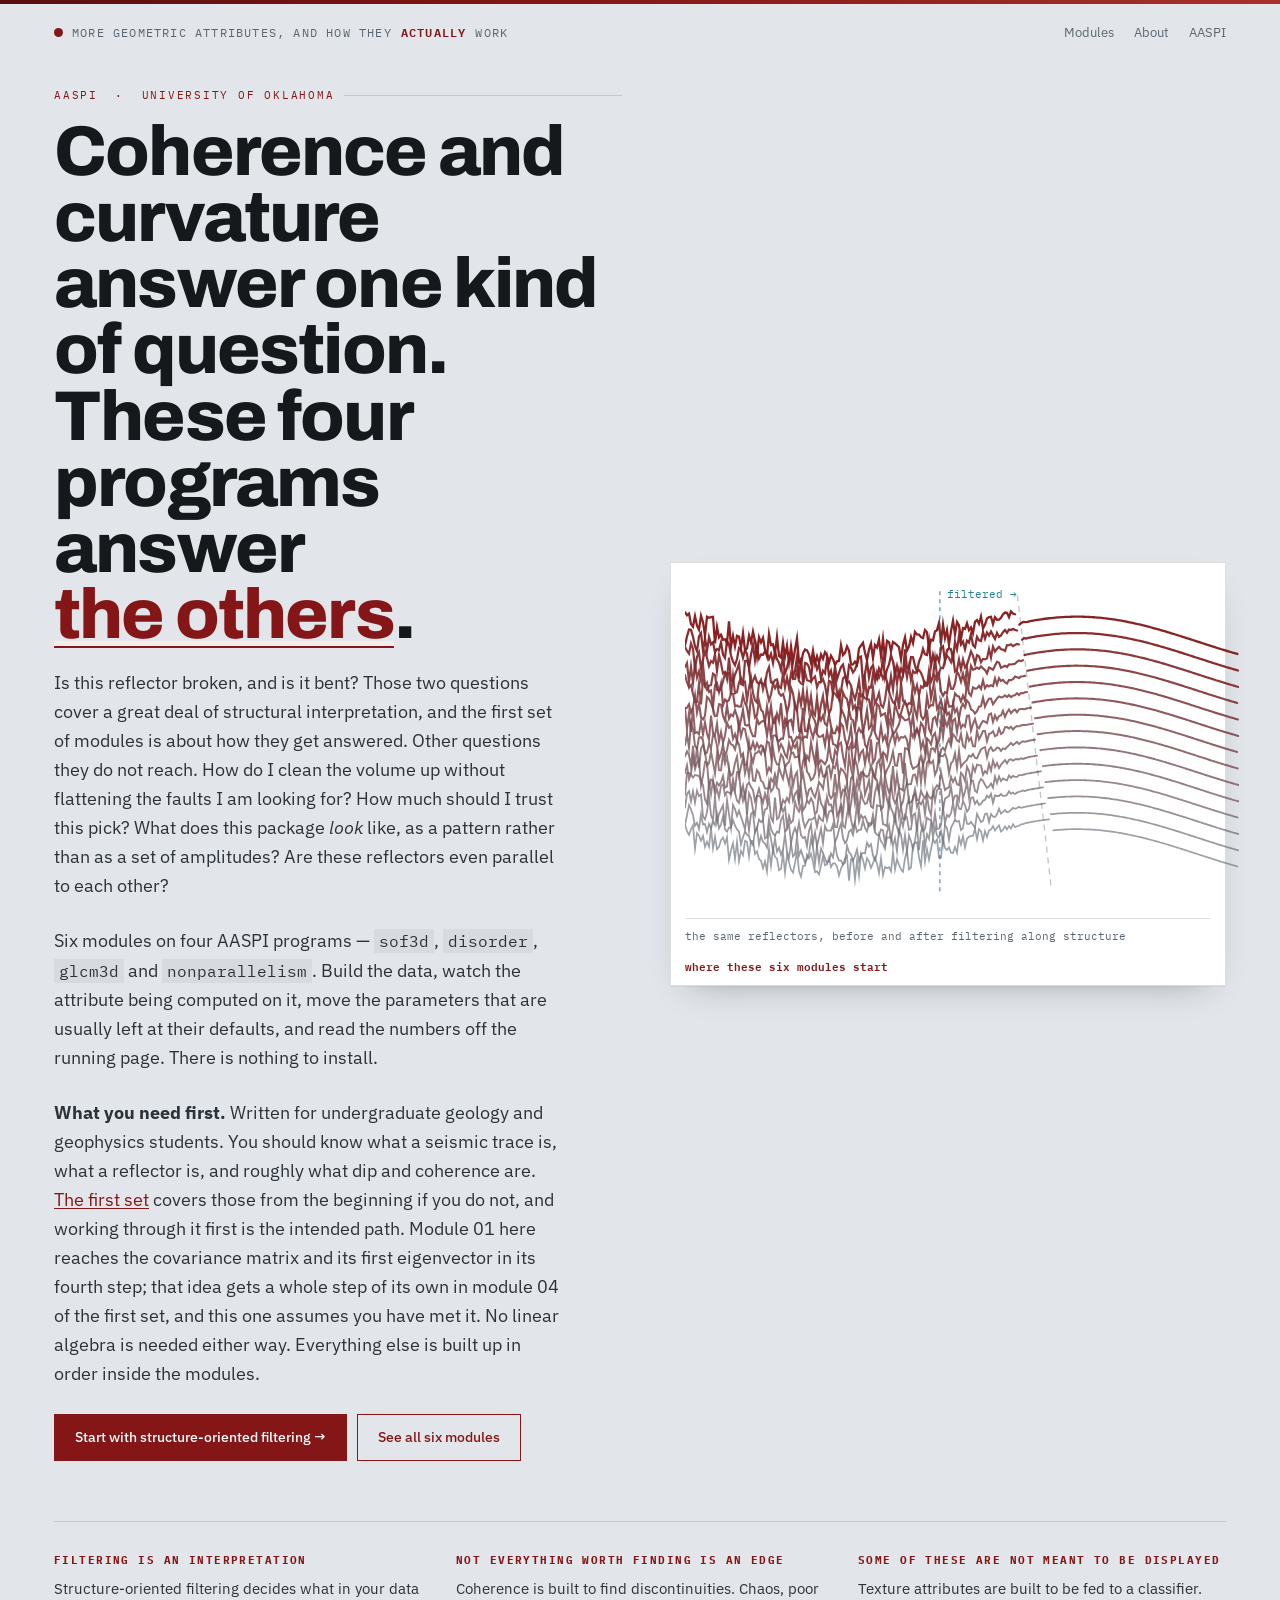
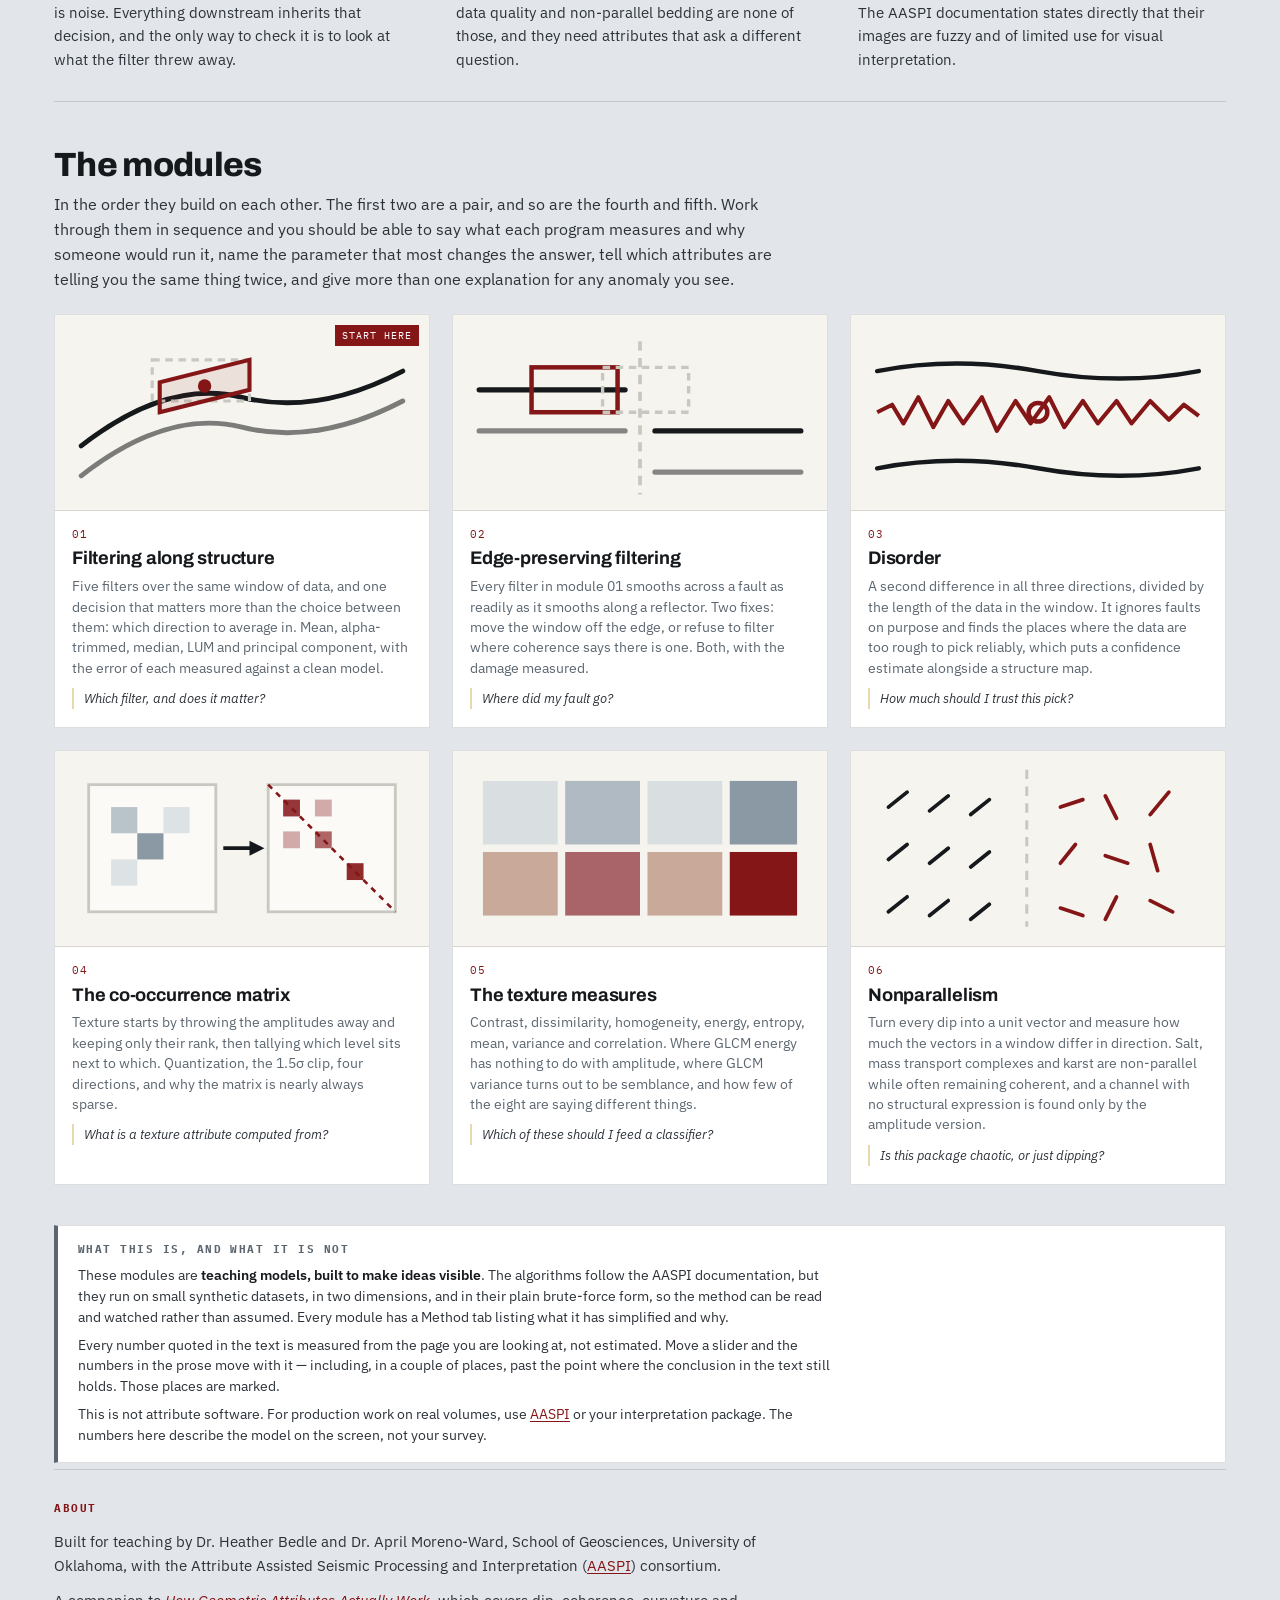
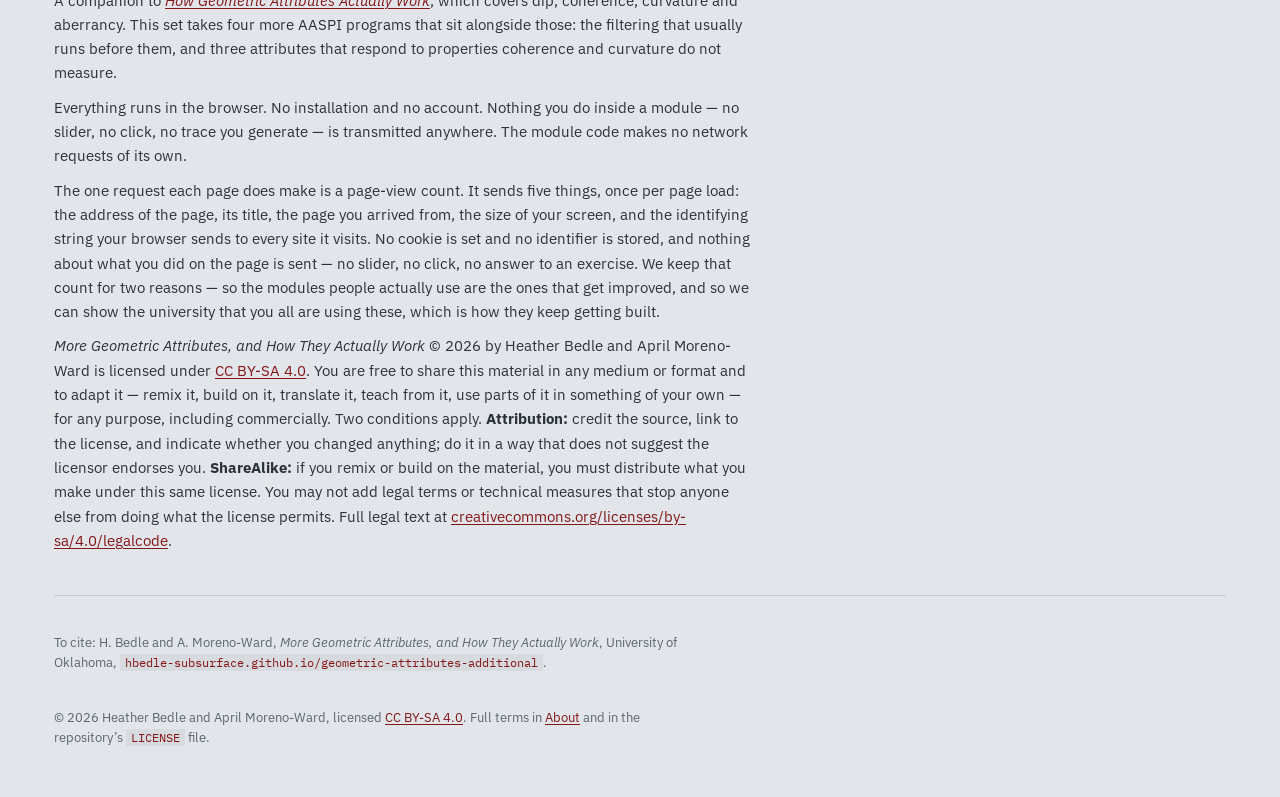
<file: index.html>
<!DOCTYPE html>
<html lang="en">
<head>
<meta charset="utf-8">
<meta name="viewport" content="width=device-width, initial-scale=1">
<title>More Geometric Attributes, and How They Actually Work</title>
<meta name="description" content="Interactive modules on four more AASPI geometric attribute programs: structure-oriented filtering and edge preservation, the disorder attribute, gray-level co-occurrence texture attributes, and nonparallelism. Built for teaching by AASPI at the University of Oklahoma.">
<link rel="preconnect" href="https://fonts.googleapis.com">
<link rel="preconnect" href="https://fonts.gstatic.com" crossorigin>
<link href="https://fonts.googleapis.com/css2?family=Archivo:wght@600;700;800&family=IBM+Plex+Mono:wght@400;500&family=IBM+Plex+Sans:wght@400;500;600&display=swap" rel="stylesheet">
<link rel="stylesheet" href="assets/style.css">
<link rel="license" href="https://creativecommons.org/licenses/by-sa/4.0/">
</head>
<body>

<div class="wrap">
  <header class="masthead">
    <a class="brand" href="index.html"><span class="dot"></span>More geometric attributes, and how they <b>actually</b> work</a>
    <nav>
      <a href="#modules">Modules</a>
      <a href="#about">About</a>
      <a href="https://www.ou.edu/mcee/labs/aaspi">AASPI</a>
    </nav>
  </header>

  <!-- ================================ HERO ================================ -->
  <section class="hero">
   <div class="hero-grid">
    <div class="hero-copy">
      <p class="eyebrow">AASPI &nbsp;·&nbsp; University of Oklahoma</p>
      <h1 class="title">Coherence and curvature answer one kind of question. These four programs answer <em>the others</em>.</h1>
      <p class="lede">Is this reflector broken, and is it bent? Those two questions cover a great deal of
        structural interpretation, and the first set of modules is about how they get answered. Other
        questions they do not reach. How do I clean the volume up without flattening the faults I am
        looking for? How much
        should I trust this pick? What does this package <em>look</em> like, as a pattern rather than as a
        set of amplitudes? Are these reflectors even parallel to each other?</p>
      <p class="lede">Six modules on four AASPI programs — <span class="k">sof3d</span>,
        <span class="k">disorder</span>, <span class="k">glcm3d</span> and
        <span class="k">nonparallelism</span>. Build the data, watch the attribute being computed on it,
        move the parameters that are usually left at their defaults, and read the numbers off the running
        page. There is nothing to install.</p>
      <p class="lede"><b>What you need first.</b> Written for undergraduate geology and geophysics students.
        You should know what a seismic trace is, what a reflector is, and roughly what dip and coherence
        are. <a href="https://hbedle-subsurface.github.io/geometric-attributes/">The first set</a> covers
        those from the beginning if you do not, and working through it first is the intended path. Module
        01 here reaches the covariance matrix and its first eigenvector in its fourth step; that idea gets
        a whole step of its own in module 04 of the first set, and this one assumes you have met it. No
        linear algebra is needed either way. Everything else is built up in order inside the modules.</p>
      <div class="hero-cta">
        <a class="btn" href="modules/sof.html">Start with structure-oriented filtering →</a>
        <a class="btn ghost" href="#modules">See all six modules</a>
      </div>
    </div>
    <div class="hero-panel"><canvas id="heroCanvas" aria-label="A noisy faulted reflector package and the same package filtered"></canvas>
      <div class="hero-cap"><span>the same reflectors, before and after filtering along structure</span><b>where these six modules start</b></div></div>
   </div>
  </section>

  <!-- ============================== THE PREMISE ============================ -->
  <section class="primer">
   <div class="primer-grid">
    <div>
      <h3>Filtering is an interpretation</h3>
      <p>Structure-oriented filtering decides what in your data is noise. Everything downstream inherits
        that decision, and the only way to check it is to look at what the filter threw away.</p>
    </div>
    <div>
      <h3>Not everything worth finding is an edge</h3>
      <p>Coherence is built to find discontinuities. Chaos, poor data quality and non-parallel bedding are
        none of those, and they need attributes that ask a different question.</p>
    </div>
    <div>
      <h3>Some of these are not meant to be displayed</h3>
      <p>Texture attributes are built to be fed to a classifier. The AASPI documentation states directly
        that their images are fuzzy and of limited use for visual interpretation.</p>
    </div>
   </div>
  </section>

  <!-- =============================== MODULES ============================== -->
  <section id="modules" class="modules">
    <div class="sec-head">
      <h2>The modules</h2>
      <p>In the order they build on each other. The first two are a pair, and so are the fourth and fifth.
        Work through them in sequence and you should be able to say what each program measures and why
        someone would run it, name the parameter that most changes the answer, tell which attributes are
        telling you the same thing twice, and give more than one explanation for any anomaly you see.</p>
    </div>

    <div class="card-grid">

      <a class="card" href="modules/sof.html">
        <div class="thumb"><svg viewBox="0 0 200 104" xmlns="http://www.w3.org/2000/svg" aria-hidden="true" preserveAspectRatio="xMidYMid meet"><rect width="200" height="104" fill="#F6F4EE"/><path d="M14 70 Q60 34 100 44 Q140 54 186 30" fill="none" stroke="#16191C" stroke-width="2.6" stroke-linecap="round"/><path d="M14 86 Q60 50 100 60 Q140 70 186 46" fill="none" stroke="#16191C" stroke-width="2.6" stroke-linecap="round" opacity=".55"/><rect x="52" y="24" width="52" height="22" fill="none" stroke="#C7C9C0" stroke-width="1.7" stroke-dasharray="4 3"/><path d="M56 52 L104 40 L104 24 L56 36 Z" fill="rgba(132,22,23,.09)" stroke="#841617" stroke-width="2.2"/><circle cx="80" cy="38" r="3.6" fill="#841617"/></svg></div>
        <div class="card-body">
          <div class="card-no">01</div>
          <h3>Filtering along structure</h3>
          <p>Five filters over the same window of data, and one decision that matters more than the choice
            between them: which direction to average in. Mean, alpha-trimmed, median, LUM and principal
            component, with the error of each measured against a clean model.</p>
          <div class="q">Which filter, and does it matter?</div>
        </div>
        <span class="flag next">Start here</span>
      </a>

      <a class="card" href="modules/edgepreserve.html">
        <div class="thumb"><svg viewBox="0 0 200 104" xmlns="http://www.w3.org/2000/svg" aria-hidden="true" preserveAspectRatio="xMidYMid meet"><rect width="200" height="104" fill="#F6F4EE"/><path d="M14 40 L92 40" stroke="#16191C" stroke-width="2.8" stroke-linecap="round"/><path d="M108 62 L186 62" stroke="#16191C" stroke-width="2.8" stroke-linecap="round"/><path d="M14 62 L92 62" stroke="#16191C" stroke-width="2.8" stroke-linecap="round" opacity=".5"/><path d="M108 84 L186 84" stroke="#16191C" stroke-width="2.8" stroke-linecap="round" opacity=".5"/><line x1="100" y1="14" x2="100" y2="96" stroke="#C7C9C0" stroke-width="2" stroke-dasharray="5 4"/><rect x="42" y="28" width="46" height="24" fill="none" stroke="#841617" stroke-width="2.4"/><rect x="80" y="28" width="46" height="24" fill="none" stroke="#C7C9C0" stroke-width="1.8" stroke-dasharray="4 3"/></svg></div>
        <div class="card-body">
          <div class="card-no">02</div>
          <h3>Edge-preserving filtering</h3>
          <p>Every filter in module 01 smooths across a fault as readily as it smooths along a reflector. Two fixes:
            move the window off the edge, or refuse to filter where coherence says there is one. Both, with
            the damage measured.</p>
          <div class="q">Where did my fault go?</div>
        </div>
      </a>

      <a class="card" href="modules/disorder.html">
        <div class="thumb"><svg viewBox="0 0 200 104" xmlns="http://www.w3.org/2000/svg" aria-hidden="true" preserveAspectRatio="xMidYMid meet"><rect width="200" height="104" fill="#F6F4EE"/><path d="M14 30 Q56 22 100 30 Q144 38 186 30" fill="none" stroke="#16191C" stroke-width="2.4" stroke-linecap="round"/><path d="M14 52 L22 48 L28 58 L36 44 L44 60 L52 46 L60 58 L70 44 L78 62 L88 46 L96 58 L106 44 L114 60 L124 46 L132 58 L142 46 L150 58 L160 46 L170 56 L178 48 L186 54" fill="none" stroke="#841617" stroke-width="2.2" stroke-linejoin="round"/><path d="M14 82 Q56 74 100 82 Q144 90 186 82" fill="none" stroke="#16191C" stroke-width="2.4" stroke-linecap="round"/><circle cx="100" cy="52" r="5" fill="none" stroke="#841617" stroke-width="2.4"/></svg></div>
        <div class="card-body">
          <div class="card-no">03</div>
          <h3>Disorder</h3>
          <p>A second difference in all three directions, divided by the length of the data in the
            window. It ignores
            faults on purpose and finds the places where the data are too rough to pick reliably, which
            puts a confidence estimate alongside a structure map.</p>
          <div class="q">How much should I trust this pick?</div>
        </div>
      </a>

      <a class="card" href="modules/glcm.html">
        <div class="thumb"><svg viewBox="0 0 200 104" xmlns="http://www.w3.org/2000/svg" aria-hidden="true" preserveAspectRatio="xMidYMid meet"><rect width="200" height="104" fill="#F6F4EE"/><rect x="18" y="18" width="68" height="68" fill="#FBFAF7" stroke="#C7C9C0" stroke-width="1.5"/><rect x="30" y="30" width="14" height="14" fill="#B9C3CA"/><rect x="44" y="44" width="14" height="14" fill="#8B99A4"/><rect x="58" y="30" width="14" height="14" fill="#DDE2E5"/><rect x="30" y="58" width="14" height="14" fill="#DDE2E5"/><rect x="114" y="18" width="68" height="68" fill="#FBFAF7" stroke="#C7C9C0" stroke-width="1.5"/><line x1="114" y1="18" x2="182" y2="86" stroke="#841617" stroke-width="1.4" stroke-dasharray="3 3"/><rect x="122" y="26" width="9" height="9" fill="#841617" opacity=".85"/><rect x="139" y="43" width="9" height="9" fill="#841617" opacity=".65"/><rect x="156" y="60" width="9" height="9" fill="#841617" opacity=".9"/><rect x="139" y="26" width="9" height="9" fill="#841617" opacity=".35"/><rect x="122" y="43" width="9" height="9" fill="#841617" opacity=".35"/><path d="M90 52 L110 52" stroke="#16191C" stroke-width="2"/><polygon points="112,52 104,48 104,56" fill="#16191C"/></svg></div>
        <div class="card-body">
          <div class="card-no">04</div>
          <h3>The co-occurrence matrix</h3>
          <p>Texture starts by throwing the amplitudes away and keeping only their rank, then tallying which
            level sits next to which. Quantization, the 1.5σ clip, four directions, and why the matrix is
            nearly always sparse.</p>
          <div class="q">What is a texture attribute computed from?</div>
        </div>
      </a>

      <a class="card" href="modules/textures.html">
        <div class="thumb"><svg viewBox="0 0 200 104" xmlns="http://www.w3.org/2000/svg" aria-hidden="true" preserveAspectRatio="xMidYMid meet"><rect width="200" height="104" fill="#F6F4EE"/><rect x="16" y="16" width="40" height="34" fill="#D9DEE1"/><rect x="60" y="16" width="40" height="34" fill="#B0BAC2"/><rect x="104" y="16" width="40" height="34" fill="#D9DEE1"/><rect x="148" y="16" width="36" height="34" fill="#8B99A4"/><rect x="16" y="54" width="40" height="34" fill="#C9A99A"/><rect x="60" y="54" width="40" height="34" fill="#A9646A"/><rect x="104" y="54" width="40" height="34" fill="#C9A99A"/><rect x="148" y="54" width="36" height="34" fill="#841617"/><line x1="58" y1="10" x2="58" y2="94" stroke="#F6F4EE" stroke-width="3"/><line x1="102" y1="10" x2="102" y2="94" stroke="#F6F4EE" stroke-width="3"/><line x1="146" y1="10" x2="146" y2="94" stroke="#F6F4EE" stroke-width="3"/><line x1="10" y1="52" x2="190" y2="52" stroke="#F6F4EE" stroke-width="3"/></svg></div>
        <div class="card-body">
          <div class="card-no">05</div>
          <h3>The texture measures</h3>
          <p>Contrast, dissimilarity, homogeneity, energy, entropy, mean, variance and correlation. Where
            GLCM energy has nothing to do with amplitude, where GLCM variance turns out to be semblance, and
            how few of the eight are saying different things.</p>
          <div class="q">Which of these should I feed a classifier?</div>
        </div>
      </a>

      <a class="card" href="modules/nonparallel.html">
        <div class="thumb"><svg viewBox="0 0 200 104" xmlns="http://www.w3.org/2000/svg" aria-hidden="true" preserveAspectRatio="xMidYMid meet"><rect width="200" height="104" fill="#F6F4EE"/><g stroke="#16191C" stroke-width="2" stroke-linecap="round"><line x1="20" y1="30" x2="30" y2="22"/><line x1="42" y1="32" x2="52" y2="24"/><line x1="64" y1="34" x2="74" y2="26"/><line x1="20" y1="58" x2="30" y2="50"/><line x1="42" y1="60" x2="52" y2="52"/><line x1="64" y1="62" x2="74" y2="54"/><line x1="20" y1="86" x2="30" y2="78"/><line x1="42" y1="88" x2="52" y2="80"/><line x1="64" y1="90" x2="74" y2="82"/></g><g stroke="#841617" stroke-width="2" stroke-linecap="round"><line x1="112" y1="30" x2="124" y2="26"/><line x1="136" y1="24" x2="142" y2="36"/><line x1="160" y1="34" x2="170" y2="22"/><line x1="112" y1="60" x2="120" y2="50"/><line x1="136" y1="56" x2="148" y2="60"/><line x1="160" y1="50" x2="164" y2="64"/><line x1="112" y1="84" x2="124" y2="88"/><line x1="136" y1="90" x2="142" y2="78"/><line x1="160" y1="80" x2="172" y2="86"/></g><line x1="94" y1="10" x2="94" y2="94" stroke="#C7C9C0" stroke-width="1.6" stroke-dasharray="5 4"/></svg></div>
        <div class="card-body">
          <div class="card-no">06</div>
          <h3>Nonparallelism</h3>
          <p>Turn every dip into a unit vector and measure how much the vectors in a window differ in
            direction. Salt, mass transport complexes and karst are non-parallel while often remaining
            coherent, and a channel with no structural expression is found only by the amplitude version.</p>
          <div class="q">Is this package chaotic, or just dipping?</div>
        </div>
      </a>

    </div>
  </section>

  <!-- ============================== DISCLAIMER ============================= -->
  <section class="disclaimer">
    <h4>What this is, and what it is not</h4>
    <p>These modules are <b>teaching models, built to make ideas visible</b>. The algorithms follow the AASPI
      documentation, but they run on small synthetic datasets, in two dimensions, and in their plain
      brute-force form, so the method can be read and watched rather than assumed. Every module has a Method
      tab listing what it has simplified and why.</p>
    <p>Every number quoted in the text is measured from the page you are looking at, not estimated. Move a
      slider and the numbers in the prose move with it — including, in a couple of places, past the point
      where the conclusion in the text still holds. Those places are marked.</p>
    <p>This is not attribute software. For production work on real volumes, use
      <a href="https://www.ou.edu/mcee/labs/aaspi">AASPI</a> or your interpretation package. The numbers here
      describe the model on the screen, not your survey.</p>
  </section>

  <!-- ================================ ABOUT =============================== -->
  <section id="about" class="about">
    <div class="about-copy">
      <h2>About</h2>
      <p>Built for teaching by Dr. Heather Bedle and Dr. April Moreno-Ward, School of Geosciences,
        University of Oklahoma, with the
        Attribute Assisted Seismic Processing and Interpretation
        (<a href="https://www.ou.edu/mcee/labs/aaspi">AASPI</a>) consortium.</p>
      <p>A companion to <em><a href="https://hbedle-subsurface.github.io/geometric-attributes/">How Geometric
        Attributes Actually Work</a></em>, which covers dip, coherence, curvature and aberrancy. This set
        takes four more AASPI programs that sit alongside those: the filtering that usually runs before them,
        and three attributes that respond to properties coherence and curvature do not measure.</p>
      <p>Everything runs in the browser. No installation and no account. Nothing you do inside a module
        — no slider, no click, no trace you generate — is transmitted anywhere. The module code makes no
        network requests of its own.</p>
      <p>The one request each page does make is a page-view count. It sends five things, once per page
        load: the address of the page, its title, the page you arrived from, the size of your screen, and
        the identifying string your browser sends to every site it visits. No cookie is set and no
        identifier is stored, and nothing about what you did on the page is sent — no slider, no click, no
        answer to an exercise. We keep that count for two reasons — so the modules people actually use are
        the ones that get improved, and so we can show the university that you all are using these, which
        is how they keep getting built.</p>
      <p><i>More Geometric Attributes, and How They Actually Work</i> &copy; 2026 by Heather Bedle and
        April Moreno-Ward is licensed under <a rel="license" href="https://creativecommons.org/licenses/by-sa/4.0/">CC BY-SA
        4.0</a>. You are free to share this material in any medium or format and to adapt it &mdash; remix
        it, build on it, translate it, teach from it, use parts of it in something of your own &mdash; for
        any purpose, including commercially. Two conditions apply. <b>Attribution:</b> credit the source,
        link to the license, and indicate whether you changed anything; do it in a way that does not
        suggest the licensor endorses you. <b>ShareAlike:</b> if you remix or build on the material, you
        must distribute what you make under this same license. You may not add legal terms or technical
        measures that stop anyone else from doing what the license permits. Full legal text at
        <a rel="license" href="https://creativecommons.org/licenses/by-sa/4.0/legalcode">creativecommons.org/licenses/by-sa/4.0/legalcode</a>.</p>
    </div>
  </section>

  <footer>
    <div class="foot-grid">
      <p class="lic">To cite: H. Bedle and A. Moreno-Ward, <i>More Geometric Attributes, and How They Actually Work</i>,
        University of Oklahoma,
        <span class="k">hbedle-subsurface.github.io/geometric-attributes-additional</span>.</p>
      <p class="lic">&copy; 2026 Heather Bedle and April Moreno-Ward, licensed
        <a rel="license" href="https://creativecommons.org/licenses/by-sa/4.0/">CC BY-SA 4.0</a>.
        Full terms in <a href="#about">About</a> and in the repository&rsquo;s <span class="k">LICENSE</span> file.</p>
    </div>
  </footer>
</div>

<script src="assets/count.js"></script>
<script src="assets/seismic.js"></script>
<script src="assets/attributes.js"></script>
<script>
(function () {
  'use strict';

  /* Hero: one reflector package with a fault, drawn twice. The left half keeps
     the noise; the right half is the same package after a filter that followed
     the structure. Same horizons, same fault, so the only difference the eye
     sees is the one the first module is about. */
  function drawHero() {
    const c = document.getElementById('heroCanvas');
    if (!c || !c.parentElement) return;
    const w = c.parentElement.clientWidth;
    const h = Math.max(230, Math.round(w * 0.60));
    const ctx = SEIS.fitCanvas(c, w, h);
    ctx.clearRect(0, 0, w, h);

    const N = 14;
    const top = h * 0.16, span = h * 0.64;
    const AMP = h * 0.075;
    const FX = 0.60 * w, FSL = 0.16;
    const THROW = (span / (N - 1)) * 0.70;
    const SPLIT = w * 0.46;

    const rnd = SEIS.mulberry32(9);
    const fold = (x) => AMP * Math.sin(2 * Math.PI * (x / w) * 1.15 - 0.4);
    const cutAt = (yBase) => FX + FSL * (yBase - top);
    const yOf = (x, yBase) => yBase + fold(x) + (x > cutAt(yBase) ? THROW : 0);

    // a fixed noise field, so the two halves differ only in how much of it shows
    const noise = [];
    for (let i = 0; i < 4000; i++) noise.push(rnd() * 2 - 1);
    const noiseAt = (x, n) => noise[(Math.round(x) * 7 + n * 131) % noise.length];

    for (let n = 0; n < N; n++) {
      const t = n / (N - 1);
      const yBase = top + t * span;
      const r = Math.round(132 + (108 - 132) * t);
      const g = Math.round(22 + (116 - 22) * t);
      const b = Math.round(23 + (126 - 23) * t);
      ctx.save();
      ctx.strokeStyle = 'rgb(' + r + ',' + g + ',' + b + ')';
      ctx.globalAlpha = 0.95 - 0.28 * t;
      ctx.lineWidth = 2.3 - 0.6 * t;
      ctx.lineCap = 'round';
      const cut = cutAt(yBase);
      [[0, cut - 2], [cut + 2, w]].forEach((seg) => {
        ctx.beginPath();
        let first = true;
        for (let x = seg[0]; x <= seg[1]; x += 2) {
          // full noise on the left of the split, tapering to none on the right
          const k = x < SPLIT ? 1 : Math.max(0, 1 - (x - SPLIT) / (w * 0.16));
          const y = yOf(x, yBase) + k * AMP * 0.55 * noiseAt(x, n);
          first ? ctx.moveTo(x, y) : ctx.lineTo(x, y);
          first = false;
        }
        ctx.stroke();
      });
      ctx.restore();
    }

    // the fault plane
    ctx.save();
    ctx.strokeStyle = 'rgba(22,25,28,.26)';
    ctx.lineWidth = 1.3; ctx.setLineDash([6, 5]);
    ctx.beginPath();
    ctx.moveTo(cutAt(top), top - AMP - 10);
    ctx.lineTo(cutAt(top + span), top + span + AMP + THROW + 10);
    ctx.stroke();
    ctx.restore();

    // where the filter takes over
    ctx.save();
    ctx.strokeStyle = 'rgba(11,114,133,.55)';
    ctx.lineWidth = 1.6; ctx.setLineDash([4, 4]);
    ctx.beginPath();
    ctx.moveTo(SPLIT, top - AMP - 14);
    ctx.lineTo(SPLIT, top + span + AMP + THROW + 14);
    ctx.stroke();
    ctx.font = '11px "IBM Plex Mono", monospace';
    ctx.fillStyle = 'rgba(11,114,133,.9)';
    ctx.setLineDash([]);
    ctx.textAlign = 'left'; ctx.textBaseline = 'top';
    ctx.fillText('filtered \u2192', SPLIT + 7, top - AMP - 16);
    ctx.restore();
  }

  drawHero();
  let t;
  window.addEventListener('resize', () => { clearTimeout(t); t = setTimeout(drawHero, 140); });
  if (document.fonts) document.fonts.ready.then(drawHero);
})();
</script>
</body>
</html>
</file>
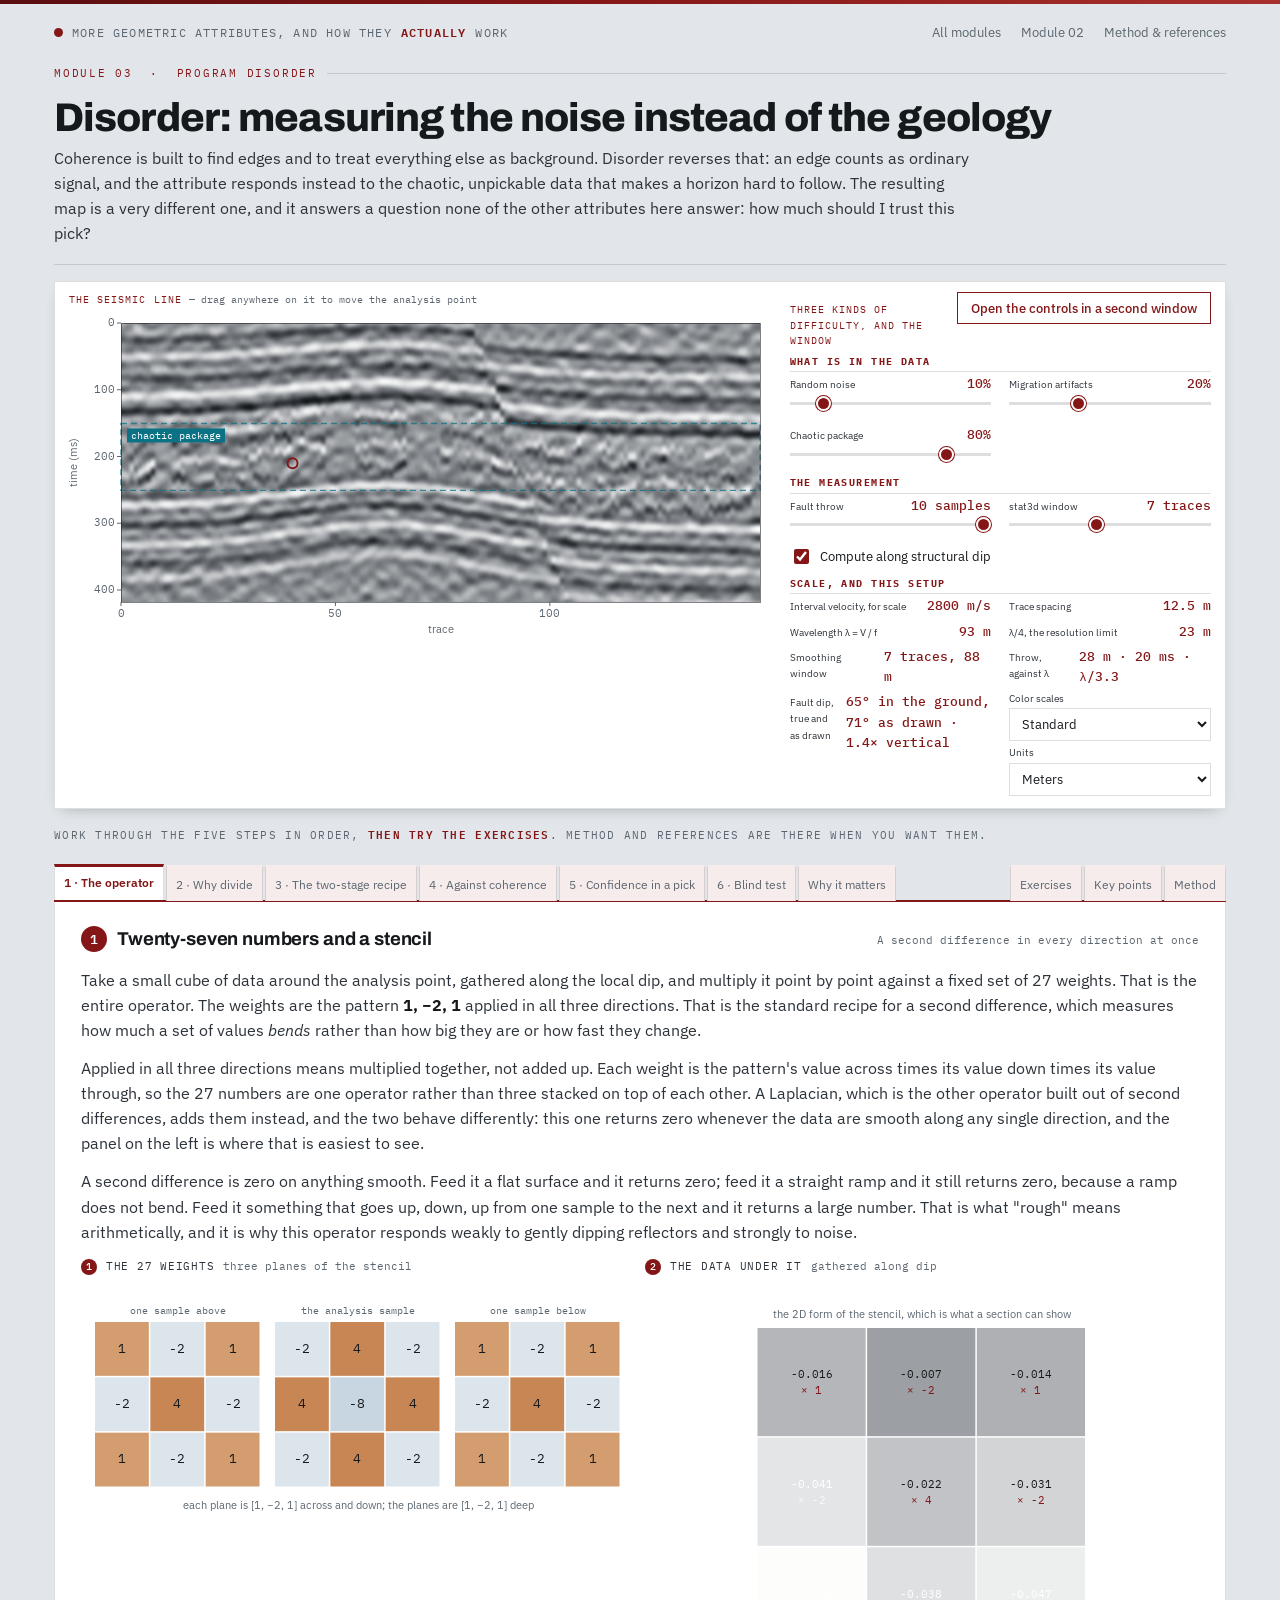
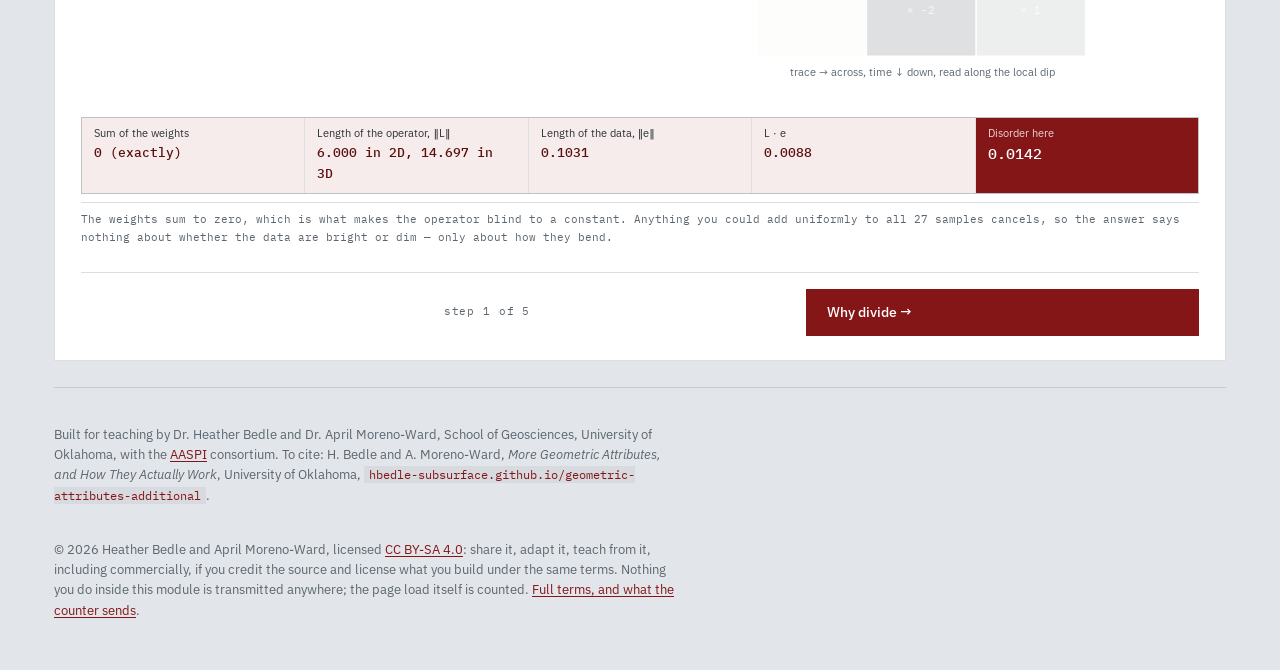
<file: modules/disorder.html>
<!DOCTYPE html>
<html lang="en">
<head>
<meta charset="utf-8">
<meta name="viewport" content="width=device-width, initial-scale=1">
<title>Disorder | More Geometric Attributes</title>
<meta name="description" content="The disorder attribute: a second difference in all three directions, normalized by the energy in the window, giving a volumetric signal-to-noise estimate that treats faults as signal and answers how much to trust a horizon pick.">
<link rel="preconnect" href="https://fonts.googleapis.com">
<link rel="preconnect" href="https://fonts.gstatic.com" crossorigin>
<link href="https://fonts.googleapis.com/css2?family=Archivo:wght@600;700;800&family=IBM+Plex+Mono:wght@400;500&family=IBM+Plex+Sans:wght@400;500;600&display=swap" rel="stylesheet">
<link rel="stylesheet" href="../assets/style.css">
<link rel="license" href="https://creativecommons.org/licenses/by-sa/4.0/">
</head>
<body>

<div class="wrap">
  <header class="masthead">
    <a class="brand" href="../index.html"><span class="dot"></span>More geometric attributes, and how they <b>actually</b> work</a>
    <nav>
      <a href="../index.html">All modules</a>
      <a href="edgepreserve.html">Module 02</a>
      <a href="#tabs" data-tab="pm">Method &amp; references</a>
    </nav>
  </header>

  <div class="mod-head">
    <p class="eyebrow">Module 03 &nbsp;·&nbsp; Program disorder</p>
    <h1>Disorder: measuring the noise instead of the geology</h1>
    <p class="sub">Coherence is built to find edges and to treat everything else as background. Disorder
      reverses that: an edge counts as ordinary signal, and the attribute responds instead to the chaotic,
      unpickable data that makes a horizon hard to follow. The resulting map is a very different one, and
      it answers a question none of the other attributes here answer: how much should I trust this
      pick?</p>
  </div>

  <div class="labhead">
    <div class="labgrid">
      <div>
        <p class="cap">The seismic line <span>&mdash; drag anywhere on it to move the analysis point</span></p>
        <canvas id="cSec" aria-label="Vertical seismic section with a fault and a noisy zone"></canvas>
      </div>
      <div>
        <p class="cap">Three kinds of difficulty, and the window</p>
        <div class="controls">
          <div class="ctl-col">
            <h2>What is in the data</h2>
            <div class="ctl">
              <label for="noise">Random noise <span class="val" id="noiseV">10%</span></label>
              <input type="range" data-key="noise" id="noise" min="0" max="70" step="5" value="10">
            </div>
            <div class="ctl">
              <label for="coh">Migration artifacts <span class="val" id="cohV">20%</span></label>
              <input type="range" data-key="coh" id="coh" min="0" max="60" step="5" value="20">
            </div>
            <div class="ctl">
              <label for="chaos">Chaotic package <span class="val" id="chaosV">80%</span></label>
              <input type="range" data-key="chaos" id="chaos" min="0" max="100" step="10" value="80">
            </div>
          </div>
          <div class="ctl-col">
            <h2>The measurement</h2>
            <div class="ctl">
              <label for="thr">Fault throw <span class="val" id="thrV">10 samples</span></label>
              <input type="range" data-key="thr" id="thr" min="0" max="10" step="1" value="10">
            </div>
            <div class="ctl">
              <label for="smooth">stat3d window <span class="val" id="smoothV">7 traces</span></label>
              <input type="range" data-key="smooth" id="smooth" min="1" max="15" step="2" value="7">
            </div>
            <div class="check">
              <input type="checkbox" data-key="steer" id="steer" checked>
              <label for="steer" style="display:inline">Compute along structural dip</label>
            </div>
          </div>
          <div class="ctl-col">
            <h2>Scale, and this setup</h2>
            <div class="ctl"><label>Interval velocity, for scale <span class="val" id="pVel">&mdash;</span></label></div>
            <div class="ctl"><label>Trace spacing <span class="val" id="pBin">&mdash;</span></label></div>
            <div class="ctl"><label>Wavelength &lambda; = V / f <span class="val" id="pLam">&mdash;</span></label></div>
            <div class="ctl"><label>&lambda;/4, the resolution limit <span class="val" id="pQ">&mdash;</span></label></div>
            <div class="ctl"><label>Smoothing window <span class="val" id="pWin">&mdash;</span></label></div>
            <div class="ctl"><label>Throw, against &lambda; <span class="val" id="pThr">&mdash;</span></label></div>
            <div class="ctl"><label>Fault dip, true and as drawn
              <span class="val" id="pDip">&mdash;</span></label></div>
            <div id="utilbar"></div>
          </div>
        </div>
      </div>
    </div>
  </div>

  <p class="tabhint">Work through the five steps in order, <b>then try the exercises</b>.
    Method and references are there when you want them.</p>
  <nav class="tabs" id="tabs" role="tablist" aria-label="Module steps">
    <button role="tab" data-tab="p1" aria-selected="false">1 · The operator</button>
    <button role="tab" data-tab="p2" aria-selected="false">2 · Why divide</button>
    <button role="tab" data-tab="p3" aria-selected="false">3 · The two-stage recipe</button>
    <button role="tab" data-tab="p4" aria-selected="false">4 · Against coherence</button>
    <button role="tab" data-tab="p5" aria-selected="false">5 · Confidence in a pick</button>
    <button role="tab" data-tab="pb" aria-selected="false">6 · Blind test</button>
    <button role="tab" data-tab="pw" aria-selected="false">Why it matters</button>
    <span class="gap"></span>
    <button role="tab" data-tab="pe" aria-selected="false">Exercises</button>
    <button role="tab" data-tab="pk" aria-selected="false">Key points</button>
    <button role="tab" data-tab="pm" aria-selected="false">Method</button>
  </nav>

  <!-- ================================ 1 ================================ -->
  <section class="tabpane" id="p1" role="tabpanel" hidden>
    <div class="plot-head" style="margin-bottom:14px">
      <h3><span class="stepno">1</span>Twenty-seven numbers and a stencil</h3>
      <span class="hint">A second difference in every direction at once</span>
    </div>
    <p class="lede">Take a small cube of data around the analysis point, gathered along the local dip, and
      multiply it point by point against a fixed set of 27 weights. That is the entire operator. The weights
      are the pattern <b>1, &minus;2, 1</b> applied in all three directions. That is the standard recipe for
      a second difference, which measures how much a set of values <em>bends</em> rather than how big they
      are or how fast they change.</p>
    <p class="lede">Applied in all three directions means multiplied together, not added up. Each weight is
      the pattern's value across times its value down times its value through, so the 27 numbers are one
      operator rather than three stacked on top of each other. A Laplacian, which is the other operator
      built out of second differences, adds them instead, and the two behave differently: this one returns
      zero whenever the data are smooth along any single direction, and the panel on the left is where that
      is easiest to see.</p>
    <p class="lede">A second difference is zero on anything smooth. Feed it a flat surface and it returns
      zero; feed it a straight ramp and it still returns zero, because a ramp does not bend. Feed it
      something that goes up, down, up from one sample to the next and it returns a large number. That is
      what "rough" means arithmetically, and it is why this operator responds weakly to gently dipping
      reflectors and strongly to noise.</p>

    <div class="sec-row" id="row1">
      <div class="panel-col">
        <p class="sublabel"><b>1</b> The 27 weights <span class="note">three planes of the stencil</span></p>
        <canvas id="c1a" aria-label="The three planes of the disorder operator"></canvas>
      </div>
      <div class="panel-col">
        <p class="sublabel"><b>2</b> The data under it <span class="note">gathered along dip</span></p>
        <canvas id="c1b" aria-label="The data values under the operator at the analysis point"></canvas>
      </div>
    </div>

    <div class="stats">
      <div class="stat"><span>Sum of the weights</span><b id="s1a">—</b></div>
      <div class="stat"><span>Length of the operator, ‖L‖</span><b id="s1b">—</b></div>
      <div class="stat"><span>Length of the data, ‖e‖</span><b id="s1c">—</b></div>
      <div class="stat"><span>L · e</span><b id="s1d">—</b></div>
      <div class="stat key"><span>Disorder here</span><b id="s1e">—</b></div>
    </div>
    <p class="legend prose"><span>The weights sum to zero, which is what makes the operator blind to a
      constant. Anything you could add uniformly to all 27 samples cancels, so the answer says nothing about
      whether the data are bright or dim — only about how they bend.</span></p>
  </section>

  <!-- ================================ 2 ================================ -->
  <section class="tabpane" id="p2" role="tabpanel" hidden>
    <div class="plot-head" style="margin-bottom:14px">
      <h3><span class="stepno">2</span>Why the answer is divided by the data</h3>
      <span class="hint">Turning a number into a ratio</span>
    </div>
    <p class="lede">L·e on its own is useless, because doubling the amplitude of the data doubles it. A
      bright noisy reflector and a dim noisy reflector would get different scores for the same amount of
      roughness. So the result is divided by the length of the operator and the length of the data:</p>
    <p class="lede" style="font-family:var(--mono);font-size:15px;background:var(--cream);
      border-left:3px solid var(--crimson);padding:8px 12px;display:inline-block">
      disorder = | L &middot; e | / ( ‖L‖ ‖e‖ + &epsilon; )</p>
    <p class="lede">That expression is the cosine of the angle between the data and the operator. It runs
      from 0 to 1 regardless of the amplitude of the data. Zero means the window contains nothing the
      operator responds to; one would mean the window <em>is</em> the operator's pattern, which in practice
      corresponds to severe noise. It is a ratio of roughness to strength, which makes it a measure of
      signal-to-noise ratio.</p>

    <div class="sec-row" id="row2">
      <div class="panel-col">
        <p class="sublabel"><b>1</b> With and without the division
          <span class="note">as the gain slider moves</span></p>
        <canvas id="c2a" aria-label="Raw operator output and normalized disorder against amplitude gain"></canvas>
      </div>
      <div class="panel-col">
        <p class="sublabel"><b>2</b> Disorder against the noise in the data
          <span class="note">measured over the whole section</span></p>
        <canvas id="c2b" aria-label="Mean disorder as a function of noise level"></canvas>
      </div>
    </div>

    <div class="stats">
      <div class="stat"><span>Raw L · e at the analysis point</span><b id="s2a">—</b></div>
      <div class="stat"><span>Same, with the data amplified ten times</span><b id="s2b">—</b></div>
      <div class="stat key"><span>Disorder, both cases</span><b id="s2c">—</b></div>
      <div class="stat"><span>Mean disorder across the section</span><b id="s2d">—</b></div>
    </div>
  </section>

  <!-- ================================ 3 ================================ -->
  <section class="tabpane" id="p3" role="tabpanel" hidden>
    <div class="plot-head" style="margin-bottom:14px">
      <h3><span class="stepno">3</span>The operator is only half of it</h3>
      <span class="hint">disorder, then stat3d</span>
    </div>
    <p class="lede">Run the operator at every sample and you get a volume that flickers: high at one sample,
      low at the next, because it is responding to individual wiggles. That volume is an intermediate
      result, not the attribute. AASPI hands it to a second program, <span class="k">stat3d</span>, which
      takes its <b>standard deviation</b> along dip over a second window.</p>
    <p class="lede">Taking a standard deviation rather than an average is a deliberate choice, and it is
      what makes the attribute mappable. An average asks how rough the data are on the whole. A standard
      deviation asks how <em>inconsistently</em> rough they are, and a package where roughness varies
      wildly from sample to sample is exactly a package where a horizon tracker will jump.</p>

    <div class="sec-row" id="row3">
      <div class="panel-col">
        <p class="sublabel"><b>1</b> Raw operator output <span class="note">flickery, one value per sample</span></p>
        <canvas id="c3a" aria-label="The raw disorder operator output"></canvas>
      </div>
      <div class="panel-col">
        <p class="sublabel"><b>2</b> After stat3d <span class="note">the attribute you would map</span></p>
        <canvas id="c3b" aria-label="Disorder after the stat3d standard-deviation step"></canvas>
      </div>
    </div>

    <p class="lede" style="margin-top:12px">Move the <span class="k">stat3d</span> window slider and watch
      the second panel resolve out of the first. The mean disorder inside the chaotic package barely
      changes as you do it. What changes is the scatter around that mean, and with it whether the package
      has a visible boundary at all.</p>

    <div class="stats">
      <div class="stat"><span>Sample-to-sample flicker, raw</span><b id="s3a">—</b></div>
      <div class="stat"><span>Sample-to-sample flicker, after stat3d</span><b id="s3b">—</b></div>
      <div class="stat key"><span>Separation of the two zones, raw</span><b id="s3c">—</b></div>
      <div class="stat key"><span>Separation after stat3d</span><b id="s3d">—</b></div>
    </div>
    <p class="legend prose"><span>Separation is the gap between the mean disorder of the chaotic package and
      that of the conformable package above it, divided by the scatter within them. It is the number that
      says whether a boundary between the two could be drawn on the map. The raw volume and the stat3d
      volume have nearly the same <em>ratio</em> of means and very different separations, which is what the
      second stage supplies.</span></p>
  </section>

  <!-- ================================ 4 ================================ -->
  <section class="tabpane" id="p4" role="tabpanel" hidden>
    <div class="plot-head" style="margin-bottom:14px">
      <h3><span class="stepno">4</span>Disorder is not coherence upside down</h3>
      <span class="hint">The fault is the test</span>
    </div>
    <p class="lede">Both attributes return a number near zero for well-behaved data and a larger one for
      problem data, which invites reading them as the same measurement with the sign reversed. A fault
      separates them.</p>
    <p class="lede">Neither attribute is silent at either feature, so the question worth asking is not
      whether each responds but which it responds to <em>more</em>. Coherence responds to both and stays
      within a factor of two of itself across the two: its fault response is more than half its response to
      the chaotic package. It is a discontinuity detector and both features are discontinuities. Disorder
      is not evenhanded in the same way, and moves several times further in the chaotic package than it
      does at the fault. The traces on either side of a fault are smooth; they are the same waveform at two
      different times. A second difference has much less to say about that than about data that genuinely
      bends. The two numbers under the panels are measured live, so the comparison can be checked at any
      setting rather than taken on trust here.</p>
    <p class="lede">That preference is deliberate, and it is what suits the attribute to the use made of it
      in step 5. For the question of which parts of a horizon are reliably picked, a fault is not a useful
      response: a pick against a fault may be among the best on the survey. The measurement needed is one
      whose strongest response is to data that cannot be picked at all.</p>

    <div class="sec-row" id="row4">
      <div class="panel-col">
        <p class="sublabel"><b>1</b> Coherence <span class="note">dark is a discontinuity</span></p>
        <canvas id="c4a" aria-label="Coherence of the section"></canvas>
      </div>
      <div class="panel-col">
        <p class="sublabel"><b>2</b> Disorder <span class="note">red is hard to pick</span></p>
        <canvas id="c4b" aria-label="Disorder of the section"></canvas>
      </div>
      <div class="panel-col">
        <p class="sublabel"><b>3</b> Along one horizon <span class="note">the two side by side</span></p>
        <canvas id="c4c" aria-label="Coherence and disorder extracted along a single horizon"></canvas>
      </div>
    </div>

    <div class="stats">
      <div class="stat"><span>Coherence at the fault</span><b id="s4a">—</b></div>
      <div class="stat"><span>Coherence in the chaotic package</span><b id="s4c">—</b></div>
      <div class="stat"><span>Disorder at the fault</span><b id="s4b">—</b></div>
      <div class="stat"><span>Disorder in the chaotic package</span><b id="s4d">—</b></div>
      <div class="stat key wide"><span>What each attribute prefers</span><b id="s4e">—</b></div>
    </div>
    <p class="legend prose"><span>Coherence and disorder share neither units nor sense, so each is measured
      against itself. The figures are how far the attribute moves at that feature, as a percentage of its
      own level in the quiet part of the section. An attribute that detects something moves a long way; one that
      ignores it barely moves at all.</span></p>
  </section>

  <!-- ================================ 5 ================================ -->
  <section class="tabpane" id="p5" role="tabpanel" hidden>
    <div class="plot-head" style="margin-bottom:14px">
      <h3><span class="stepno">5</span>A confidence map for a pick</h3>
      <span class="hint">What the attribute is used for</span>
    </div>
    <p class="lede">Alistair Brown's workflow for quantifying interpretation confidence asked the
      interpreter to score each pick 0, 1 or 2 for reflector quality and build a map from those scores. It
      is rarely carried out, because scoring every pick by hand on a modern survey is not practical.
      Disorder computes the same quantity volumetrically.</p>
    <p class="lede">The panel below tracks a horizon automatically — following the strongest peak from trace
      to trace, the way an autopicker does — and colors the result by the disorder along it. Green is a pick
      that the data support. Red marks one to check before contouring. The two are indistinguishable on
      the time-structure map alone.</p>

    <div class="sec-row" id="row5">
      <div class="panel-col">
        <p class="sublabel"><b>1</b> The pick on the section <span class="note">colored by disorder</span></p>
        <canvas id="c5a" aria-label="Automatically tracked horizon colored by disorder"></canvas>
      </div>
      <div class="panel-col">
        <p class="sublabel"><b>2</b> The pick against the truth
          <span class="note">where the tracker went wrong</span></p>
        <canvas id="c5b" aria-label="Tracked horizon time compared with the true horizon time"></canvas>
      </div>
    </div>

    <p class="lede" style="margin-top:12px">Because the model was built from known horizons, the tracker can
      be scored: the lower panel shows how far each pick is from where the reflector actually is. The
      question here is whether disorder marked those errors in advance of their being known.</p>

    <div class="stats">
      <div class="stat"><span>Traces the tracker got within one sample</span><b id="s5a">—</b></div>
      <div class="stat"><span>Mean disorder where the pick is good</span><b id="s5b">—</b></div>
      <div class="stat key"><span>Mean disorder where the pick is bad</span><b id="s5c">—</b></div>
      <div class="stat key wide"><span>Does disorder predict the bad picks?</span><b id="s5d">—</b></div>
    </div>
  </section>


  <!-- ============================== BLIND TEST =========================== -->
  <section class="tabpane" id="pb" role="tabpanel" hidden>
    <div class="plot-head" style="margin-bottom:14px">
      <h3><span class="stepno">6</span>A blind test</h3>
      <span class="hint">The attribute first, the model afterward</span>
    </div>
    <p class="lede">Every step up to here has shown the model first and the attribute computed from it
      second. On real data that order is reversed: the attribute arrives first, and the geology behind it is
      what has to be worked out.</p>
    <p class="lede">Below is a disorder map from a section you have not seen, with the model hidden and the
      settings randomized. Click on the map where you think the top of a chaotic package is. If you think
      there is no chaotic package in this one, say so. Roughly a third of the cases do not contain one, and
      those are the harder cases to call correctly.</p>

    <div class="sec-row" id="rowb">
      <div class="panel-col">
        <p class="sublabel"><b>1</b> Disorder <span class="note">click inside the package</span></p>
        <canvas id="cb1" aria-label="Disorder map from a hidden model, for the blind test"></canvas>
      </div>
      <div class="panel-col">
        <p class="sublabel"><b>2</b> The section it came from
          <span class="note" id="bNote">hidden until you commit</span></p>
        <canvas id="cb2" aria-label="The seismic section behind the blind test, shown after the answer is revealed"></canvas>
      </div>
    </div>

    <div style="margin-top:12px;display:flex;gap:8px;flex-wrap:wrap">
      <button class="btn small" id="bNew" type="button">New case</button>
      <button class="btn ghost small" id="bNone" type="button">There is no chaotic package</button>
      <button class="btn ghost small" id="bReveal" type="button">Commit and reveal</button>
    </div>

    <div class="stats">
      <div class="stat"><span>Your call</span><b id="sb1">&mdash;</b></div>
      <div class="stat"><span>The truth</span><b id="sb2">&mdash;</b></div>
      <div class="stat key"><span>Verdict</span><b id="sb3">&mdash;</b></div>
      <div class="stat"><span>Noise in this case</span><b id="sb5">&mdash;</b></div>
      <div class="stat key wide"><span>Called correctly</span><b id="sb4">0 / 0</b></div>
    </div>

    <p class="legend prose"><span>A call counts as correct if the marked time lands inside the package, or
      if you said there was none and there was none. Noise raises disorder everywhere, and a case with high
      noise and no chaotic package is the one most often misread. The map is not blank but uniformly busy,
      and a uniformly busy map is background rather than an anomaly.</span></p>
  </section>

  <!-- ============================ WHY IT MATTERS ========================= -->
  <section class="tabpane" id="pw" role="tabpanel" hidden>
    <p class="lede">A finished map is read as though it were equally reliable everywhere on it, and it
      rarely is. Disorder is one of the few attributes whose output describes the interpretation rather
      than the rock.</p>
    <ul style="font-size:14.5px;color:var(--ink-soft);max-width:96ch">
      <li><b>It turns a contour map into a contour map with error bars.</b> A closure that sits entirely in
        a high-disorder area is a different prospect from the same closure in a quiet one, and nothing on the
        structure map itself says which you have.</li>
      <li><b>It marks where autotracking will fail before the tracker is run.</b></li>
      <li><b>It is a data-quality map, so it is also a processing map.</b> Areas of persistently high
        disorder are where reprocessing, or a different migration, has something to offer. Areas of low
        disorder are where it does not.</li>
      <li><b>Its preference for chaos over faults is what makes it usable for this.</b> Coherence marks
        every fault as low confidence, and a pick against a fault is often one of the better picks on the
        survey.</li>
      <li><b>Read it alongside coherence, never instead of it.</b> They answer different questions and the
        informative places are usually where they disagree. High coherence and high disorder together
        means the traces agree with each other and are all equally poor, a case the AASPI documentation
        describes on a real horizon in the Norwegian North Sea.</li>
    </ul>
  </section>

  <!-- ============================== EXERCISES ============================ -->
  <section class="tabpane" id="pe" role="tabpanel" hidden>
    <div class="tryit" style="max-width:none">
      <h3>Try this</h3>
      <ol>
        <li><b>Confirm the operator ignores a dipping reflector.</b> <em>Why bother: an attribute that fired on structure would be useless on structured data, which is most data.</em> Put every noise slider to zero, leave
          the fault throw where it is, and read the disorder in step 1 while dragging the analysis point
          along a strong reflector.
          <details class="reveal"><summary>Hint</summary><span class="ans">It stays small everywhere on the
            reflector, including on the steepest flanks, because a smooth dipping event has nothing for a
            second difference to respond to once the window is gathered along its dip. Now uncheck
            <em>Compute along structural dip</em> and watch it climb: an unsteered window cuts across the
            wavelet, the samples inside it go up and down, and the operator reports that as
            disorder. The attribute would then be mapping structure, not data
            quality.</span></details></li>
        <li><b>Watch the normalization work.</b> <em>Why bother: the normalization is what makes the number comparable between a bright interval and a dim one.</em> In step 2, compare the raw operator output with the
          disorder at the same point.
          <details class="reveal"><summary>Hint</summary><span class="ans">Amplifying the data ten times
            multiplies the raw number by ten and leaves the disorder unchanged to every decimal place shown.
            That invariance is the whole reason for dividing by ‖e‖, and it is what lets you compare
            disorder between a bright shallow section and a dim deep one — or between two surveys — without
            first balancing their amplitudes.</span></details></li>
        <li><b>Break the second stage.</b> <em>Why bother: the smoothing length is the parameter with the widest range of defensible settings, and the cost of getting it wrong runs both ways.</em> In step 3, run the <span class="k">stat3d</span> window down to 1
          trace and then up to 15, watching the contrast figure.
          <details class="reveal"><summary>Hint</summary><span class="ans">At 1 trace there is almost
            nothing to take a standard deviation over, so the panel is the raw speckle and the separation is
            close to the raw volume's. It improves quickly over the first few window lengths, with most of the
            gain in by the middle of the slider's range, and then flattens: the last few traces buy very
            little. Meanwhile
            the cost keeps accruing, because a wider window puts the boundary of the chaotic package in more
            places at once and the edges of the anomaly blur outward. Stop where the curve
            flattens rather than where the number is highest.</span></details></li>
        <li><b>Separate the two attributes.</b> <em>Why bother: coherence and disorder are often run on the same volume, so what each one adds is a practical question.</em> In step 4, take the chaotic package to zero and leave the
          fault where it is, then reverse the two: chaos back up, throw down to zero. The module opens with
          the throw at its maximum, so the first half of this is one slider.
          <details class="reveal"><summary>Hint</summary><span class="ans">At the settings the module opens
            with, coherence falls at the fault by more than half as much as it falls in the chaotic package,
            so it reacts to both and to within a factor of two. Disorder responds to the chaotic package
            several times more strongly than it does to the fault. Neither attribute is blind to either feature; what
            separates them is which one they reserve their response for, and that is enough to make them
            answer different questions. Note also what happens when you take the chaos away entirely: with
            clean data the background disorder is so close to zero that any response at all is a very large
            percentage of it. A ratio taken against a near-zero baseline carries little
            information.</span></details></li>
        <li><b>Test the confidence claim.</b> <em>Why bother: this is the reason to compute disorder at all rather than to read coherence and stop.</em> In step 5, raise the noise until the tracker starts making
          mistakes, then compare the two mean-disorder figures.
          <details class="reveal"><summary>Hint</summary><span class="ans">Disorder along the mistracked
            traces runs well above disorder along the good ones, and the gap widens as the data get worse.
            That relationship is the practical claim made for the attribute. Its limitation is that it
            marks a pick as <em>unreliable</em> without indicating which way the error runs, and a
            confident wrong pick in quiet data is not detected by any attribute
            here.</span></details></li>
              <li><b>Put the fault below the limit of what you can see.</b> <em>Why bother: it is the reason
          discontinuity attributes are computed at all.</em> Set the fault throw to 4 samples. The scale
          panel reads that back as a fraction of the wavelength, and 4 samples is close to
          &lambda;/8. Turn every noise slider to zero and look at the section in the header: the offset is
          marginal, and on a busier display it would be gone. Then read the fault response in step 4.
          <details class="reveal"><summary>Hint</summary><span class="ans">Coherence still falls at the
            plane and disorder still rises there. Below about a quarter of a wavelength the two reflections
            either side of the fault no longer separate into two events; they interfere, and the
            interference changes the shape of the waveform even where it no longer produces a step you can
            point at. That leftover distortion is what a discontinuity attribute measures. Raise the throw
            back up and the response grows, but it does not switch on at the resolution limit, because
            nothing in the data changes there. The limit describes what is visually separable, not a
            property of the rock.</span></details></li>
</ol>
    </div>
  </section>

  <!-- ============================= KEY POINTS ============================ -->
  <section class="tabpane" id="pk" role="tabpanel" hidden>
    <div class="takeaway" style="max-width:none">
      <h3>The main points</h3>
      <ul>
        <li><b>The operator is a second difference in all three directions.</b> The weights are 1, &minus;2,
          1 applied along each axis; they sum to zero, so a constant cannot affect the answer.</li>
        <li><b>Dividing by ‖L‖‖e‖ makes it a cosine.</b> The result runs 0 to 1 and does not care how loud
          the data are, which is what makes it comparable between surveys.</li>
        <li><b>Program <span class="k">disorder</span> is one of two steps.</b> The mappable attribute is
          the standard deviation of its output, taken along dip by <span class="k">stat3d</span>.</li>
        <li><b>It must be computed along dip.</b> Without steering, the operator reports structure as
          disorder and the whole measurement is about the wrong thing.</li>
        <li><b>It is relatively insensitive to faults, on purpose.</b> A fault offsets smooth data more
          than it makes data rough, so disorder reserves most of its response for the chaotic zones.
          Coherence reacts to a fault and to chaos about equally.</li>
        <li><b>Coherence answers "is there an edge here", disorder answers "can I pick here".</b> Those are
          different questions, and the interesting places are where the two disagree.</li>
        <li><b>Its output is a statement about the interpretation.</b> It is a confidence map for a horizon,
          computed rather than scored by hand.</li>
      </ul>
    </div>
  </section>

  <!-- =============================== METHOD ============================== -->
  <section class="tabpane" id="pm" role="tabpanel" hidden>
    <details class="notes" open>
      <summary>Method, sources, and what has been simplified</summary>
      <p>The model is a section with conformable packages above and below a middle package whose reflectors
        can be made to wander and whose amplitudes can be made erratic, plus an optional normal fault. Three
        separate difficulties can be added: band-limited random noise, steeply dipping cross-cutting events
        standing in for migration artifacts, and the chaotic package itself. They are separate sliders
        because they are separate problems and the attribute responds to them differently.</p>
      <p>Dip is the semblance scan of the first module set. The operator is gathered along that dip with
        linear interpolation, and the disorder at each sample is computed exactly as
        |L&middot;e| / (‖L‖‖e‖ + &epsilon;) with L the 27-point stencil. The stencil is separable: it is
        the outer product of [1, &minus;2, 1] with itself three times. That is why ‖L‖ works out to
        6<sup>3/2</sup> = 14.697, the figure quoted in step 1. The <span class="k">stat3d</span> stage is
        the standard deviation of the raw disorder over a window along dip, whose length is the slider.</p>
      <p><b>Where this departs from AASPI.</b> Two dimensions rather than three, so the operator is the
        nine-point 2D form of the same separable stencil rather than the full 27-point one, and there is no
        crossline direction. The arithmetic and the behavior are identical. Step 1 draws all three planes
        of the true 3D operator, so that what is being simplified is visible. AASPI offers rectangular and
        elliptical analysis windows and a choice of window size for the <span class="k">stat3d</span> stage;
        here the window is a fixed-height strip whose width is the slider. The horizon tracker in step 5 is
        a simple peak-follower rather than a production autopicker, so it fails earlier than a good one
        would. The relationship it is used to demonstrate is unaffected.</p>
      <p>The comparison in step 4 uses the energy-ratio coherence of the first module set. Both attributes
        there are scaled by their own range across the section before the responses are compared. Coherence
        and disorder have neither the same units nor the same sense, so quoting them against each other
        unscaled would be meaningless.</p>
            <p><b>Where the meters come from.</b> The operator, the normalization and the stat3d stage all work
        in samples and traces. The scale panel adds an assumed interval velocity of 2800 m/s and an assumed
        trace spacing of 12.5 m, purely to report a smoothing length as a distance and a fault throw as a
        fraction of the dominant wavelength. Changing either constant changes what the panel says and
        nothing that is computed.</p>
      <p><b>The panels are not the same kind of picture.</b> The section is amplitude, signed. Coherence
        is a bounded similarity with no units. Disorder is a ratio of a second difference to the energy in
        the window, also unitless but unbounded above and running the opposite way. Three panels, three
        quantities. The comparison made here is each attribute measured against its own background rather
        than against the others.</p>
      <p><b>What the model leaves out.</b> The fault is a rigid offset of an otherwise undisturbed
        section: no drag, no damage zone, no fault-plane reflection, no tip diffractions. Those are exactly
        the features that make a real fault produce more disorder than the clean offset modeled here, so
        the fault response measured on this page is closer to a floor than to a typical value. The
        chaotic package, in the other direction, is scrambled by a formula rather than by a landslide, and
        real chaotic intervals are not uniformly chaotic throughout.</p>
            <p><b>Fault dip, and why the drawn one is steeper.</b> The dip is specified in the ground and
        converted to a slope on the section through the velocity and the bin spacing, so the plane is at
        65&deg; in the rock rather than 65&deg; on the screen. The section is vertically exaggerated, as
        nearly every seismic display is, and the scale panel reports the drawn dip alongside the true one
        so the difference can be seen rather than inferred. Fault dips measured off a section are
        routinely too steep for this reason alone.</p>
      <ul>
        <li>AASPI, <em>Computing volumetric estimates of the signal-to-noise ratio: Program disorder</em>,
          University of Oklahoma — the workflow, the two-stage computation, and the Gulf of Mexico and
          Halten Terrace examples.</li>
        <li>Al-Dossary, S., Y. E. Wang, and M. McFarlane, 2014, Estimating randomness using seismic
          disorder: <em>Interpretation</em>, 2, SA93–SA97.</li>
        <li>Chopra, S., and K. J. Marfurt, 2016, Understanding the seismic disorder attribute and its
          applications: <em>The Leading Edge</em>, 35, 695–702.</li>
        <li>Brown, A. R., 2011, <em>Interpretation of three-dimensional seismic data</em>, 7th ed.: AAPG
          Memoir 42 and SEG Investigations in Geophysics 9 —
          the hand-scored interpretation confidence workflow this attribute automates.</li>
      </ul>
    </details>
  </section>

  <section class="nextup" id="nextup" hidden>
    <p class="eyebrow">Next up</p>
    <h3><a href="glcm.html">04 · The co-occurrence matrix</a></h3>
    <p>Texture attributes start by doing something none of the others do: throwing the amplitudes away and
      keeping only their rank. What is left is a picture of which brightnesses sit next to which, and every
      texture measure is a different summary of that picture.</p>
    <a class="btn" href="glcm.html">Open module 04 →</a>
    <a class="btn ghost" href="../index.html">All modules</a>
  </section>

  <div class="pager" id="pager" hidden>
    <a class="btn ghost" href="edgepreserve.html">← Module 02: edge preservation</a>
    <a class="btn" href="glcm.html">Next: the co-occurrence matrix →</a>
  </div>

  <!-- The full license text, the counting note and the AASPI acknowledgment live
       once, in the About section of the landing page. Repeating all of it under
       every module put two hundred words of boilerplate between the reader and
       the next module, six times over. What stays here is what someone who
       arrived on this page directly still needs: who made it, how to cite it,
       what they may do with it, and what the page transmits. -->
  <footer>
    <div class="foot-grid">
      <p class="lic">Built for teaching by Dr. Heather Bedle and Dr. April Moreno-Ward, School of
        Geosciences, University of Oklahoma, with the
        <a href="https://www.ou.edu/mcee/labs/aaspi">AASPI</a> consortium. To cite: H. Bedle and
        A. Moreno-Ward, <i>More Geometric Attributes, and How They Actually Work</i>, University of
        Oklahoma, <span class="k">hbedle-subsurface.github.io/geometric-attributes-additional</span>.</p>
      <p class="lic">&copy; 2026 Heather Bedle and April Moreno-Ward, licensed
        <a rel="license" href="https://creativecommons.org/licenses/by-sa/4.0/">CC BY-SA 4.0</a>: share
        it, adapt it, teach from it, including commercially, if you credit the source and license what
        you build under the same terms. Nothing you do inside this module is transmitted anywhere; the
        page load itself is counted. <a href="../index.html#about">Full terms, and what the counter
        sends</a>.</p>
    </div>
  </footer>
</div>

<script src="../assets/count.js"></script>
<script src="../assets/popout.js"></script>
<script src="../assets/seismic.js"></script>
<script src="../assets/attributes.js"></script>
<script src="../assets/extra.js"></script>
<script src="../assets/lab.js"></script>
<script src="../assets/panelout.js"></script>
<script>
(function () {
  'use strict';
  if (!LAB.guard(['SEIS', 'ATTR', 'EXTRA', 'LAB'])) return;

  const $ = (id) => document.getElementById(id);
  const clamp = LAB.clamp;
  const CRIM = '#841617', SLATE = '#5C6670', TEAL = '#0B7285', INK = '#16191C';

  const NX = 150, NT = 210, DT = 0.002;

  /* The model is built in samples and traces because that is what the
     arithmetic needs. These two numbers are what turn it back into ground: a
     velocity to convert two-way time into thickness, and a bin spacing to
     convert traces into distance along the line. Nothing in the attribute
     calculations uses them. They exist so that a window can be quoted as a
     length, which is the form in which the question "is this window the right
     size?" can actually be answered. */
  const VEL = 2800, BINM_LINE = 12.5, FREQ = 30;
  const FAULT_DIP = 65;          // degrees from horizontal, in the ground
  const P = LAB.physics({ dt: DT, v: VEL, bin: BINM_LINE, freq: FREQ });
  const CHAOS_TOP = 0.36, CHAOS_BOT = 0.60;
  // the same limits as whole samples, because they index arrays
  const CHAOS_A = Math.round(CHAOS_TOP * NT) + 4;
  const CHAOS_B = Math.round(CHAOS_BOT * NT) - 4;
  const QUIET_END = Math.round(CHAOS_TOP * NT) - 8;

  const DEF = {
    noise: 10, coh: 20, chaos: 80, thr: 10, smooth: 7, steer: 1,
    px: 40, pt: 105, tab: 'p1',
    seed: 21, units: 'm', cvd: 'standard',
  };
  let S = SEIS.readState(DEF);
  const CAN_LINK = location.protocol !== 'file:';
  const saveState = () => { if (CAN_LINK) { try { SEIS.writeState(S, DEF); } catch (e) { } } };

  /* ======================= model, dip, attributes ====================== */

  let SEC, DIPG, RAWD, STATD, COH;

  const stage = LAB.stager();

  function recompute() {
    // the section, the dips and coherence: everything that depends on the data
    stage('model', [S.thr, S.seed, S.chaos, S.noise, S.coh, P.bin], () => {
      SEC = LAB.buildSection({
        nx: NX, nt: NT, dt: DT, freq: 30, vel: VEL, binM: P.bin, faultDipDeg: FAULT_DIP, fold: 22, foldWidth: 0.22,
        throw: S.thr, faultAt: 0.62, seed: S.seed,
        chaos: S.chaos / 100, chaosTop: CHAOS_TOP, chaosBot: CHAOS_BOT,
        noise: S.noise / 100, coherent: S.coh / 100,
      });
      DIPG = ATTR.dipField(SEC.f, NX, NT, { decX: 3, decT: 4, half: 2, kHalf: 5, pMax: 6, nP: 41 });
      COH = ATTR.cohField(SEC.f, NX, NT, { half: 2, kHalf: 5, decX: 1, decT: 2, grid: DIPG });
    });
    // the first stage of the operator, which also depends on the steering
    stage('raw', [S.thr, S.seed, S.chaos, S.noise, S.coh, S.steer], () => {
      RAWD = rawDisorder();
    });
    // and the second stage on its own, so the smoothing slider is cheap
    stage('stat', [S.thr, S.seed, S.chaos, S.noise, S.coh, S.steer, S.smooth], () => {
      STATD = statStage(RAWD, S.smooth);
    });
  }

  const dipAt = (ix, it) => (S.steer ? ATTR.sampleGrid(DIPG, DIPG.p, ix, it) : 0);
  const cohAt = (ix, it) => clamp(ATTR.sampleGrid(COH, COH.c, ix, it), 0, 1);

  /* The nine values under the 2D form of the stencil, gathered along dip. */
  function gather9(ix, it, p, F) {
    const f = F || SEC.f;
    const out = new Float64Array(9);
    let n = 0;
    for (let j = -1; j <= 1; j++) {
      const x = clamp(ix + j, 0, NX - 1);
      for (let k = -1; k <= 1; k++) {
        const tt = it + k + p * j;
        const i0 = Math.floor(tt), fr = tt - i0;
        const v0 = f[x * NT + clamp(i0, 0, NT - 1)];
        const v1 = f[x * NT + clamp(i0 + 1, 0, NT - 1)];
        out[n++] = v0 * (1 - fr) + v1 * fr;
      }
    }
    return out;
  }

  function rawDisorder(F, G) {
    const dip = G ? (ix, it) => ATTR.sampleGrid(G, G.p, ix, it) : dipAt;
    const out = new Float32Array(NX * NT);
    for (let ix = 0; ix < NX; ix++) {
      for (let it = 0; it < NT; it++) {
        out[ix * NT + it] = EXTRA.disorder2D(gather9(ix, it, dip(ix, it), F));
      }
    }
    return out;
  }

  /* Program stat3d: the standard deviation of the raw volume, taken along dip
     over a window. Not the average - see step 3 for why that matters. */
  function statStage(raw, len, G) {
    const dip = G ? (ix, it) => ATTR.sampleGrid(G, G.p, ix, it) : dipAt;
    const out = new Float32Array(NX * NT);
    const half = Math.floor(len / 2);
    for (let ix = 0; ix < NX; ix++) {
      for (let it = 0; it < NT; it++) {
        const p = dip(ix, it);
        let s = 0, ss = 0, n = 0;
        for (let j = -half; j <= half; j++) {
          const x = clamp(ix + j, 0, NX - 1);
          for (let k = -1; k <= 1; k++) {
            const t = clamp(Math.round(it + k + p * j), 0, NT - 1);
            const v = raw[x * NT + t];
            s += v; ss += v * v; n++;
          }
        }
        const m = s / n;
        out[ix * NT + it] = Math.sqrt(Math.max(0, ss / n - m * m));
      }
    }
    return out;
  }

  const chaosBand = (it) => it >= CHAOS_A && it <= CHAOS_B;
  const quietBand = (it) => it < QUIET_END && it > 15;

  function bandMean(field, inBand) {
    let s = 0, n = 0;
    for (let ix = 6; ix < NX - 6; ix++) {
      for (let it = 12; it < NT - 12; it++) {
        if (!inBand(it)) continue;
        // the fault plane dips, so it is excluded where it actually is
        if (S.thr > 0 && Math.abs(ix - SEC.faultXAt(it)) < 6) continue;
        s += field[ix * NT + it]; n++;
      }
    }
    return n ? s / n : 0;
  }

  /* ============================== drawing ============================== */

  const M = { l: 52, r: 12, t: 10, b: 34 };

  function rect(w, h, bar) {
    return { x: M.l, y: M.t, w: w - M.l - M.r, h: h - M.t - M.b - (bar ? 26 : 0) };
  }

  function secPanel(canvasId, data, w, h, opts) {
    const o = opts || {};
    const el = $(canvasId);
    if (!el) return null;
    const ctx = SEIS.fitCanvas(el, w, h);
    ctx.clearRect(0, 0, w, h);
    const R = rect(w, h, false);
    SEIS.drawVarDensity(ctx, data, NX, NT, R, { cmap: SEIS.COLORMAPS.gray, clip: SEC.peak });
    if (o.overlay) o.overlay(ctx, R);
    SEIS.frame(ctx, R);
    SEIS.axisBottom(ctx, R, 0, NX - 1, 'trace', (v) => String(Math.round(v)), { ticks: 4 });
    SEIS.axisLeft(ctx, R, 0, (NT - 1) * DT * 1000, 'time (ms)', (v) => String(Math.round(v)), { ticks: 4 });
    return { ctx, R };
  }

  function attrPanel(canvasId, get, map, w, h, bar, lim) {
    const el = $(canvasId);
    if (!el) return null;
    const ctx = SEIS.fitCanvas(el, w, h);
    ctx.clearRect(0, 0, w, h);
    const R = rect(w, h, true);
    LAB.imageInto(ctx, R, NX, NT, (ix, it) => get(ix, NT - 1 - it) / (lim || 1), map);
    markOn(ctx, R);
    SEIS.frame(ctx, R);
    SEIS.axisBottom(ctx, R, 0, NX - 1, 'trace', (v) => String(Math.round(v)), { ticks: 4 });
    SEIS.axisLeft(ctx, R, 0, (NT - 1) * DT * 1000, 'time (ms)', (v) => String(Math.round(v)), { ticks: 4 });
    if (bar) LAB.colorbar(ctx, R, map, bar[0], bar[1], bar[2], 34);
    return { ctx, R };
  }

  function markOn(ctx, R) {
    const x = R.x + (S.px / (NX - 1)) * R.w, y = R.y + (S.pt / (NT - 1)) * R.h;
    LAB.marker(ctx, x, y, CRIM, 5);
  }

  /* the 98th percentile, so one wild sample cannot set the color scale */
  function scaleOf(field) {
    const v = [];
    for (let i = 0; i < field.length; i += 7) v.push(field[i]);
    v.sort((a, b) => a - b);
    return Math.max(1e-6, v[Math.floor(0.98 * (v.length - 1))]);
  }


  /* The header panel is the one a reader looks at first and the one they would
     measure a dip off, so the exaggeration is reported for that panel rather
     than for an average of all of them. */
  function dipReadout() {
    const el = $('cSec');
    if (!el) return;
    const w = LAB.panelWidth(el, 320);
    const h = Math.max(200, Math.round(w * 0.46));
    const R = rect(w, h, false);
    const drawn = P.drawnDip(FAULT_DIP, R, NX, NT);
    LAB.put('pDip', S.thr === 0 ? 'no fault'
      : FAULT_DIP + '\u00b0 in the ground, ' + drawn.toFixed(0)
        + '\u00b0 as drawn  \u00b7  ' + P.exaggeration(R, NX, NT).toFixed(1) + '\u00d7 vertical');
  }

  function drawHeader() {
    const el = $('cSec');
    if (!el) return;
    const w = LAB.panelWidth(el, 320);
    secPanel('cSec', SEC.f, w, Math.max(210, Math.round(w * 0.46)), {
      overlay: (ctx, R) => {
        const y0 = R.y + CHAOS_TOP * R.h, y1 = R.y + CHAOS_BOT * R.h;
        ctx.save();
        ctx.strokeStyle = 'rgba(11,114,133,.75)'; ctx.lineWidth = 1.4; ctx.setLineDash([6, 4]);
        ctx.strokeRect(R.x, y0, R.w, y1 - y0);
        ctx.restore();
        SEIS.tag(ctx, R.x + 6, y0 + 12, 'chaotic package', TEAL);
        markOn(ctx, R);
      },
    });
  }

  /* ------------------------------ step 1 ------------------------------- */

  function draw1() {
    const w = LAB.rowWidth('row1', 2), h = Math.max(220, Math.round(w * 0.72));
    const K = EXTRA.DISORDER_KERNEL;

    // panel 1: the three planes of the stencil
    const el = $('c1a');
    if (el) {
      const ctx = SEIS.fitCanvas(el, w, h);
      ctx.clearRect(0, 0, w, h);
      const pad = 14, cell = Math.min((w - 4 * pad) / 9, (h - 46) / 3.4);
      const planeW = 3 * cell;
      const x0 = (w - (3 * planeW + 2 * pad)) / 2, y0 = 28;
      for (let k = 0; k < 3; k++) {
        const px = x0 + k * (planeW + pad);
        ctx.save();
        ctx.font = '10px "IBM Plex Mono", monospace'; ctx.fillStyle = SLATE;
        ctx.textAlign = 'center'; ctx.textBaseline = 'bottom';
        ctx.fillText(['one sample above', 'the analysis sample', 'one sample below'][k],
          px + planeW / 2, y0 - 6);
        ctx.restore();
        for (let m = 0; m < 3; m++) {
          for (let n = 0; n < 3; n++) {
            const v = K[k][m][n];
            const X = px + n * cell, Y = y0 + m * cell;
            const t = clamp((v + 8) / 16, 0, 1);
            const col = v > 0 ? [246 - 60 * t, 224 - 120 * t, 190 - 140 * t]
                              : [200 + 55 * t, 214 + 40 * t, 226 + 26 * t];
            ctx.fillStyle = 'rgb(' + col.map(Math.round).join(',') + ')';
            ctx.fillRect(X, Y, cell - 1.5, cell - 1.5);
            ctx.save();
            ctx.font = (cell > 34 ? '13px' : '11px') + ' "IBM Plex Mono", monospace';
            ctx.fillStyle = INK; ctx.textAlign = 'center'; ctx.textBaseline = 'middle';
            ctx.fillText(String(v), X + (cell - 1.5) / 2, Y + (cell - 1.5) / 2);
            ctx.restore();
          }
        }
      }
      ctx.save();
      ctx.font = '11px "IBM Plex Sans", sans-serif'; ctx.fillStyle = SLATE;
      ctx.textAlign = 'center'; ctx.textBaseline = 'top';
      ctx.fillText('each plane is [1, \u22122, 1] across and down; the planes are [1, \u22122, 1] deep',
        w / 2, y0 + 3 * cell + 12);
      ctx.restore();
    }

    // panel 2: the data under it
    const p = dipAt(S.px, S.pt);
    const e = gather9(S.px, S.pt, p);
    const el2 = $('c1b');
    if (el2) {
      const ctx = SEIS.fitCanvas(el2, w, h);
      ctx.clearRect(0, 0, w, h);
      let lim = 1e-9;
      for (const v of e) lim = Math.max(lim, Math.abs(v));
      const cell = Math.min((w - 120) / 3, (h - 70) / 3);
      const x0 = (w - 3 * cell) / 2, y0 = 34;
      const a = [1, -2, 1];
      let i = 0;
      for (let j = 0; j < 3; j++) {
        for (let k = 0; k < 3; k++) {
          const v = e[i++];
          const X = x0 + j * cell, Y = y0 + k * cell;
          const c = SEIS.COLORMAPS.gray(v / lim);
          ctx.fillStyle = 'rgb(' + c[0] + ',' + c[1] + ',' + c[2] + ')';
          ctx.fillRect(X, Y, cell - 1.5, cell - 1.5);
          ctx.save();
          ctx.font = '11px "IBM Plex Mono", monospace';
          ctx.fillStyle = Math.abs(v) / lim > 0.55 ? '#fff' : INK;
          ctx.textAlign = 'center'; ctx.textBaseline = 'middle';
          ctx.fillText(v.toFixed(3), X + (cell - 1.5) / 2, Y + (cell - 1.5) / 2 - 7);
          ctx.fillStyle = Math.abs(v) / lim > 0.55 ? 'rgba(255,255,255,.75)' : CRIM;
          ctx.fillText('\u00d7 ' + (a[j] * a[k]), X + (cell - 1.5) / 2, Y + (cell - 1.5) / 2 + 9);
          ctx.restore();
        }
      }
      ctx.save();
      ctx.font = '11px "IBM Plex Sans", sans-serif'; ctx.fillStyle = SLATE;
      ctx.textAlign = 'center'; ctx.textBaseline = 'top';
      ctx.fillText('trace \u2192 across, time \u2193 down, read along the local dip',
        w / 2, y0 + 3 * cell + 10);
      ctx.textBaseline = 'bottom';
      ctx.fillText('the 2D form of the stencil, which is what a section can show', w / 2, y0 - 8);
      ctx.restore();
    }

    let dot = 0, en = 0, nrm = 0, i = 0;
    const a = [1, -2, 1];
    for (let j = 0; j < 3; j++) {
      for (let k = 0; k < 3; k++) {
        const c = a[j] * a[k], v = e[i++];
        dot += c * v; en += v * v; nrm += c * c;
      }
    }
    LAB.put('s1a', '0  (exactly)');
    LAB.put('s1b', Math.sqrt(nrm).toFixed(3) + ' in 2D, ' + EXTRA.DISORDER_NORM.toFixed(3) + ' in 3D');
    LAB.put('s1c', Math.sqrt(en).toFixed(4));
    LAB.put('s1d', dot.toFixed(4));
    LAB.put('s1e', EXTRA.disorder2D(e).toFixed(4));
  }

  /* ------------------------------ step 2 ------------------------------- */

  function draw2() {
    const w = LAB.rowWidth('row2', 2), h = Math.max(210, Math.round(w * 0.72));
    const p = dipAt(S.px, S.pt);
    const e = gather9(S.px, S.pt, p);
    const a = [1, -2, 1];
    const rawOf = (g, scale) => {
      let d = 0, i = 0;
      for (let j = 0; j < 3; j++) for (let k = 0; k < 3; k++) d += a[j] * a[k] * g[i++] * scale;
      return d;
    };

    // panel 1: raw against normalized, as the gain is swept
    const el = $('c2a');
    if (el) {
      const ctx = SEIS.fitCanvas(el, w, h);
      ctx.clearRect(0, 0, w, h);
      const R = rect(w, h, false);
      const gains = [];
      for (let i = 0; i <= 60; i++) gains.push(0.1 + (i / 60) * 9.9);
      let lim = 1e-9;
      gains.forEach((g) => { lim = Math.max(lim, Math.abs(rawOf(e, g))); });
      const line = (fn, color, wd) => {
        ctx.save(); ctx.strokeStyle = color; ctx.lineWidth = wd; ctx.beginPath();
        gains.forEach((g, i) => {
          const x = R.x + (i / (gains.length - 1)) * R.w;
          const y = R.y + R.h - clamp(fn(g), 0, 1) * R.h;
          i === 0 ? ctx.moveTo(x, y) : ctx.lineTo(x, y);
        });
        ctx.stroke(); ctx.restore();
      };
      line((g) => Math.abs(rawOf(e, g)) / lim, SLATE, 2);
      line(() => EXTRA.disorder2D(e), CRIM, 2.4);
      SEIS.frame(ctx, R);
      SEIS.axisBottom(ctx, R, 0.1, 10, 'gain applied to the data', (v) => v.toFixed(1) + '\u00d7',
        { ticks: 5 });
      SEIS.axisLeft(ctx, R, 0, 1, 'raw scaled to its own maximum; disorder as it reads', (v) => v.toFixed(1),
        { flip: true, ticks: 4 });
      SEIS.tag(ctx, R.x + 8, R.y + 14, 'raw L \u00b7 e  \u2014 grows with the data', SLATE);
      SEIS.tag(ctx, R.x + 8, R.y + 32, 'disorder \u2014 flat', CRIM);
    }

    // panel 2: mean disorder against the noise slider's range
    const el2 = $('c2b');
    if (el2) {
      const ctx = SEIS.fitCanvas(el2, w, h);
      ctx.clearRect(0, 0, w, h);
      const R = rect(w, h, false);
      const pts = [];
      for (let n = 0; n <= 70; n += 10) {
        const test = LAB.buildSection({
          nx: 60, nt: 120, dt: DT, freq: 30, fold: 12, foldWidth: 0.22, seed: 21, noise: n / 100,
        });
        let s = 0, cnt = 0;
        for (let ix = 2; ix < 58; ix++) {
          for (let it = 4; it < 116; it++) {
            const g = new Float64Array(9);
            let q = 0;
            for (let j = -1; j <= 1; j++) {
              for (let k = -1; k <= 1; k++) {
                g[q++] = test.f[clamp(ix + j, 0, 59) * 120 + clamp(it + k, 0, 119)];
              }
            }
            s += EXTRA.disorder2D(g); cnt++;
          }
        }
        pts.push({ n: n, d: s / cnt });
      }
      const dmax = Math.max.apply(null, pts.map((q) => q.d)) * 1.15;
      ctx.save(); ctx.strokeStyle = CRIM; ctx.lineWidth = 2.4; ctx.beginPath();
      pts.forEach((q, i) => {
        const x = R.x + (q.n / 70) * R.w, y = R.y + R.h - (q.d / dmax) * R.h;
        i === 0 ? ctx.moveTo(x, y) : ctx.lineTo(x, y);
      });
      ctx.stroke();
      pts.forEach((q) => {
        const x = R.x + (q.n / 70) * R.w, y = R.y + R.h - (q.d / dmax) * R.h;
        ctx.fillStyle = CRIM; ctx.beginPath(); ctx.arc(x, y, 3.2, 0, 6.2832); ctx.fill();
      });
      ctx.restore();
      const xh = R.x + (clamp(S.noise, 0, 70) / 70) * R.w;
      SEIS.dashedLine(ctx, xh, R.y, xh, R.y + R.h, TEAL, [4, 3], 1.5);
      SEIS.tag(ctx, xh + 3, R.y + 14, 'you are here', TEAL);
      SEIS.frame(ctx, R);
      SEIS.axisBottom(ctx, R, 0, 70, 'noise added (%)', (v) => String(Math.round(v)), { ticks: 5 });
      SEIS.axisLeft(ctx, R, 0, dmax, 'mean disorder', (v) => v.toFixed(2), { flip: true, ticks: 4 });
    }

    LAB.put('s2a', rawOf(e, 1).toFixed(4));
    LAB.put('s2b', rawOf(e, 10).toFixed(4));
    LAB.put('s2c', EXTRA.disorder2D(e).toFixed(4) + ' either way');
    LAB.put('s2d', bandMean(RAWD, () => true).toFixed(4));
  }

  /* ------------------------------ step 3 ------------------------------- */

  function draw3() {
    const w = LAB.rowWidth('row3', 2), h = Math.max(215, Math.round(w * 0.8));
    attrPanel('c3a', (ix, it) => RAWD[ix * NT + it], EXTRA.MAPS.confidence, w, h,
      ['0 · smooth', 'rough', 'raw disorder'], scaleOf(RAWD));
    attrPanel('c3b', (ix, it) => STATD[ix * NT + it], EXTRA.MAPS.confidence, w, h,
      ['0 · easy to pick', 'hard to pick', 'disorder after stat3d'], scaleOf(STATD));

    /* How far apart the two packages are, in units of the scatter inside them.
       A ratio of the means would not do here: the raw volume and the stat3d
       volume have almost the same ratio, and the whole difference between them
       is that one is speckle and the other is a map. */
    const separation = (f) => {
      const st = (inBand) => {
        let s = 0, ss = 0, n = 0;
        for (let ix = 6; ix < NX - 6; ix++) {
          for (let it = 16; it < NT - 12; it++) {
            if (!inBand(it)) continue;
            if (S.thr > 0 && Math.abs(ix - SEC.faultXAt(it)) < 6) continue;
            const v = f[ix * NT + it];
            s += v; ss += v * v; n++;
          }
        }
        const m = n ? s / n : 0;
        return { m: m, sd: Math.sqrt(Math.max(0, (n ? ss / n : 0) - m * m)) };
      };
      const a = st(quietBand), b = st(chaosBand);
      const pooled = Math.sqrt((a.sd * a.sd + b.sd * b.sd) / 2) || 1e-9;
      return (b.m - a.m) / pooled;
    };

    // sample-to-sample scatter, vertically, as a measure of flicker
    const flicker = (f) => {
      let s = 0, n = 0;
      for (let ix = 6; ix < NX - 6; ix += 2) {
        for (let it = 14; it < NT - 14; it++) {
          const d = f[ix * NT + it] - f[ix * NT + it - 1];
          s += d * d; n++;
        }
      }
      return Math.sqrt(s / n);
    };
    LAB.put('s3a', flicker(RAWD).toFixed(4));
    LAB.put('s3b', flicker(STATD).toFixed(4)
      + '  \u2014 ' + (flicker(RAWD) / (flicker(STATD) || 1e-9)).toFixed(1) + ' times calmer');
    const dr = separation(RAWD), ds = separation(STATD);
    LAB.put('s3c', dr.toFixed(2));
    LAB.put('s3d', ds.toFixed(2) + (ds > dr * 1.15 ? '  \u2014 ' + (ds / dr).toFixed(1)
      + ' times better' : ''));
  }

  /* ------------------------------ step 4 ------------------------------- */

  function draw4() {
    const w = LAB.rowWidth('row4', 3), h = Math.max(210, Math.round(w * 1.05));
    attrPanel('c4a', (ix, it) => cohAt(ix, it), ATTR.MAPS.coherence, w, h,
      ['0 · edge', '1 · continuous', 'coherence'], 1);
    attrPanel('c4b', (ix, it) => STATD[ix * NT + it], EXTRA.MAPS.confidence, w, h,
      ['0 · easy', 'hard', 'disorder'], scaleOf(STATD));

    // both attributes along one horizon in the quiet package
    const itH = Math.round(NT * 0.22);
    const el = $('c4c');
    if (el) {
      const ctx = SEIS.fitCanvas(el, w, h);
      ctx.clearRect(0, 0, w, h);
      const R = rect(w, h, false);
      const dScale = scaleOf(STATD);
      const line = (fn, color, wd) => {
        ctx.save(); ctx.strokeStyle = color; ctx.lineWidth = wd; ctx.beginPath();
        for (let ix = 0; ix < NX; ix++) {
          const x = R.x + (ix / (NX - 1)) * R.w;
          const y = R.y + R.h - clamp(fn(ix), 0, 1) * R.h;
          ix === 0 ? ctx.moveTo(x, y) : ctx.lineTo(x, y);
        }
        ctx.stroke(); ctx.restore();
      };
      line((ix) => cohAt(ix, itH), TEAL, 2.2);
      line((ix) => STATD[ix * NT + itH] / dScale, CRIM, 2.2);
      if (S.thr > 0) {
        const xf = R.x + (SEC.faultXAt(itH) / (NX - 1)) * R.w;
        SEIS.dashedLine(ctx, xf, R.y, xf, R.y + R.h, SLATE, [5, 4], 1.5);
        SEIS.tag(ctx, xf + 3, R.y + R.h - 10, 'fault', SLATE);
      }
      SEIS.frame(ctx, R);
      SEIS.axisBottom(ctx, R, 0, NX - 1, 'trace', (v) => String(Math.round(v)), { ticks: 4 });
      SEIS.axisLeft(ctx, R, 0, 1, 'each scaled to its own range', (v) => v.toFixed(1),
        { flip: true, ticks: 4 });
      SEIS.tag(ctx, R.x + 8, R.y + 14, 'coherence', TEAL);
      SEIS.tag(ctx, R.x + 8, R.y + 32, 'disorder', CRIM);
    }

    /* How far each attribute moves at a feature, as a percentage of its own
       background level. Scaling each attribute by itself is the only way to put
       coherence and disorder on the same footing - they share neither units nor
       sense - and a percentage of background is stable in a way that a fraction
       of the observed range is not: on clean data the range collapses toward
       zero and any ratio against it explodes. Both the feature value and the
       background are medians, so neither attribute is credited for a response
       that is really one noisy sample. */
    function response(field, atFault, invert) {
      const away = [], inside = [];
      for (let ix = 6; ix < NX - 6; ix++) {
        for (let it = 20; it < QUIET_END; it++) {
          const d = S.thr > 0 ? Math.abs(ix - SEC.faultXAt(it)) : 1e9;
          if (!S.thr || d > 8) away.push(field[ix * NT + it]);
          if (atFault && S.thr > 0 && d <= 1) inside.push(field[ix * NT + it]);
        }
        if (!atFault) {
          for (let it = CHAOS_A; it < CHAOS_B; it++) {
            const d = S.thr > 0 ? Math.abs(ix - SEC.faultXAt(it)) : 1e9;
            if (!S.thr || d > 8) inside.push(field[ix * NT + it]);
          }
        }
      }
      if (!away.length || !inside.length) return null;
      away.sort((x, y) => x - y);
      inside.sort((x, y) => x - y);
      const bg = away[Math.floor(0.5 * (away.length - 1))];
      const v = inside[Math.floor(0.5 * (inside.length - 1))];
      if (Math.abs(bg) < 1e-9) return null;
      return Math.max(0, (invert ? bg - v : v - bg) / Math.abs(bg));
    }
    const pct = (r) => (r === null ? '\u2014'
      : r > 9.99 ? 'more than 10 times its background'
      : (100 * r).toFixed(0) + '% of its background');

    const cohField = new Float32Array(NX * NT);
    for (let ix = 0; ix < NX; ix++) for (let it = 0; it < NT; it++) cohField[ix * NT + it] = cohAt(ix, it);
    const cf = S.thr === 0 ? null : response(cohField, true, true);
    const df = S.thr === 0 ? null : response(STATD, true, false);
    const cz = response(cohField, false, true);
    const dz = response(STATD, false, false);
    LAB.put('s4a', S.thr === 0 ? 'no fault in the model' : 'falls by ' + pct(cf));
    LAB.put('s4b', S.thr === 0 ? 'no fault in the model' : 'rises by ' + pct(df));
    LAB.put('s4c', 'falls by ' + pct(cz));
    LAB.put('s4d', 'rises by ' + pct(dz));

    /* The comparison that matters is not between the two attributes - their
       percentages are not commensurate - but within each one: does it react
       more to the fault, or more to the chaotic package? */
    const ratio = (feat, zone) =>
      (feat === null || zone === null || zone < 1e-6) ? null : feat / zone;
    const rc = ratio(cf, cz), rd = ratio(df, dz);
    LAB.put('s4e', (rc === null || rd === null)
      ? 'Turn the fault throw and the chaotic package both up to compare them'
      : 'coherence reacts to the fault ' + rc.toFixed(2)
        + ' times as strongly as to the chaotic package; disorder, ' + rd.toFixed(2)
        + ' times'
        + (rd < rc * 0.7 ? '  \u2014 disorder clearly prefers the chaos' : ''));
  }

  /* ------------------------------ step 5 ------------------------------- */

  /* A peak-follower, which is what an autotracker is underneath: start at the
     seed, and at each step take the nearest peak to where you were. */
  function trackHorizon(seedTrace, seedTime) {
    const pick = new Int32Array(NX);
    const walk = (from, to, step) => {
      let t = pick[from];
      for (let ix = from + step; ix !== to; ix += step) {
        let best = -1, bv = -Infinity;
        for (let k = -4; k <= 4; k++) {
          const tt = clamp(t + k, 2, NT - 3);
          const v = SEC.f[ix * NT + tt];
          const isPeak = v > SEC.f[ix * NT + tt - 1] && v >= SEC.f[ix * NT + tt + 1];
          const sc = v - 0.02 * SEC.peak * Math.abs(k);
          if (isPeak && sc > bv) { bv = sc; best = tt; }
        }
        t = best >= 0 ? best : t;
        pick[ix] = t;
      }
    };
    pick[seedTrace] = seedTime;
    walk(seedTrace, NX, 1);
    walk(seedTrace, -1, -1);
    return pick;
  }

  function draw5() {
    const w = LAB.rowWidth('row5', 2), h = Math.max(215, Math.round(w * 0.78));

    // the true horizon: the one nearest the seed in the model
    let hz = SEC.horizons[0], bestd = 1e9;
    const seedTrace = Math.round(NX * 0.12);
    SEC.horizons.forEach((H) => {
      const d = Math.abs(H.t[seedTrace] - NT * 0.30);
      if (d < bestd && H.rc > 0) { bestd = d; hz = H; }
    });
    const seedTime = Math.round(hz.t[seedTrace]);
    const pick = trackHorizon(seedTrace, seedTime);
    const dScale = scaleOf(STATD);

    const el = $('c5a');
    if (el) {
      const r = secPanel('c5a', SEC.f, w, h, {
        overlay: (ctx, R) => {
          ctx.save();
          ctx.lineWidth = 3.4; ctx.lineCap = 'round';
          for (let ix = 0; ix < NX - 1; ix++) {
            const d = clamp(STATD[ix * NT + pick[ix]] / dScale, 0, 1);
            const c = EXTRA.MAPS.confidence(d);
            ctx.strokeStyle = 'rgb(' + c[0] + ',' + c[1] + ',' + c[2] + ')';
            ctx.beginPath();
            ctx.moveTo(R.x + (ix / (NX - 1)) * R.w, R.y + (pick[ix] / (NT - 1)) * R.h);
            ctx.lineTo(R.x + ((ix + 1) / (NX - 1)) * R.w, R.y + (pick[ix + 1] / (NT - 1)) * R.h);
            ctx.stroke();
          }
          ctx.restore();
          LAB.colorbar(ctx, R, EXTRA.MAPS.confidence, 'confident', 'doubtful', 'disorder on the pick', 40);
        },
      });
      if (!r) return;
    }

    const el2 = $('c5b');
    if (el2) {
      const ctx = SEIS.fitCanvas(el2, w, h);
      ctx.clearRect(0, 0, w, h);
      const R = rect(w, h, false);
      let emax = 2;
      for (let ix = 0; ix < NX; ix++) emax = Math.max(emax, Math.abs(pick[ix] - hz.t[ix]));
      ctx.save(); ctx.strokeStyle = CRIM; ctx.lineWidth = 2; ctx.beginPath();
      for (let ix = 0; ix < NX; ix++) {
        const x = R.x + (ix / (NX - 1)) * R.w;
        const y = R.y + R.h / 2 - ((pick[ix] - hz.t[ix]) / emax) * (R.h / 2) * 0.92;
        ix === 0 ? ctx.moveTo(x, y) : ctx.lineTo(x, y);
      }
      ctx.stroke(); ctx.restore();
      SEIS.dashedLine(ctx, R.x, R.y + R.h / 2, R.x + R.w, R.y + R.h / 2, SLATE, [4, 4], 1.2);
      // the disorder along the pick, on the same axis, scaled to fit
      ctx.save(); ctx.strokeStyle = TEAL; ctx.lineWidth = 1.8; ctx.beginPath();
      for (let ix = 0; ix < NX; ix++) {
        const x = R.x + (ix / (NX - 1)) * R.w;
        const y = R.y + R.h - clamp(STATD[ix * NT + pick[ix]] / dScale, 0, 1) * R.h * 0.42;
        ix === 0 ? ctx.moveTo(x, y) : ctx.lineTo(x, y);
      }
      ctx.stroke(); ctx.restore();
      SEIS.frame(ctx, R);
      SEIS.axisBottom(ctx, R, 0, NX - 1, 'trace', (v) => String(Math.round(v)), { ticks: 4 });
      SEIS.axisLeft(ctx, R, -emax * DT * 1000, emax * DT * 1000, 'pick error (ms)',
        (v) => v.toFixed(0), { ticks: 4 });
      SEIS.tag(ctx, R.x + 8, R.y + 14, 'error in the pick', CRIM);
      SEIS.tag(ctx, R.x + 8, R.y + R.h - 12, 'disorder along the pick', TEAL);
    }

    let good = 0, dg = 0, db = 0, ng = 0, nb = 0;
    for (let ix = 0; ix < NX; ix++) {
      const err = Math.abs(pick[ix] - hz.t[ix]);
      const d = STATD[ix * NT + pick[ix]];
      if (err <= 1) { good++; dg += d; ng++; } else { db += d; nb++; }
    }
    LAB.put('s5a', good + ' of ' + NX + '  (' + (100 * good / NX).toFixed(0) + '%)');
    LAB.put('s5b', ng ? (dg / ng).toFixed(4) : 'no good picks');
    LAB.put('s5c', nb ? (db / nb).toFixed(4) : 'no bad picks \u2014 add noise');
    const ratio = (ng && nb) ? (db / nb) / (dg / ng) : 0;
    LAB.put('s5d', !nb ? 'The tracker has not made a mistake yet. Raise the noise.'
      : ratio > 1.6 ? 'Yes \u2014 disorder on the mistracked traces is ' + ratio.toFixed(1)
        + ' times what it is on the good ones'
      : ratio > 1.15 ? 'Partly \u2014 disorder is higher on the bad picks, by ' + ratio.toFixed(2)
        + ' times, but not by a margin you would want to bet on'
      : 'Not here \u2014 the tracker is failing for a reason disorder does not measure');
  }

  /* ============================== plumbing ============================== */

  const PANES = ['p1', 'p2', 'p3', 'p4', 'p5', 'pb', 'pw', 'pe', 'pk', 'pm'];
  const NAMES = {
    p1: 'The operator', p2: 'Why divide', p3: 'The two-stage recipe',
    p4: 'Against coherence', p5: 'Confidence in a pick', pb: 'Blind test',
    pw: 'Why it matters', pe: 'Exercises', pk: 'Key points', pm: 'Method',
  };

  const WINTEXT = () => S.smooth + ' traces, ' + P.len(P.across(S.smooth));

  /* The scale readout. Throw is reported against the wavelength as well as in
     samples, because a throw of eight samples is a different thing at 15 Hz
     and at 60 Hz, and the fraction is the part that carries over to real
     data. */
  function scaleLabels() {
    P.setUnits(S.units);
    LAB.put('pVel', P.vel());
    LAB.put('pBin', P.len(P.bin, 1));
    LAB.put('pLam', P.len(P.lambda()));
    LAB.put('pQ', P.len(P.quarter()));
    LAB.put('pWin', WINTEXT());
    dipReadout();
    if (typeof S.thr === 'number') {
      LAB.put('pThr', S.thr === 0 ? 'no fault'
        : P.len(P.thick(S.thr)) + '  \u00b7  ' + P.ms(S.thr).toFixed(0) + ' ms  \u00b7  \u03bb/'
          + (P.lambda() / P.thick(S.thr)).toFixed(1));
    }
  }

  function labels() {
    scaleLabels();
    LAB.put('noiseV', S.noise + '%');
    LAB.put('cohV', S.coh + '%');
    LAB.put('chaosV', S.chaos + '%');
    LAB.put('thrV', S.thr + (S.thr === 1 ? ' sample' : ' samples'));
    LAB.put('smoothV', S.smooth + (S.smooth === 1 ? ' trace' : ' traces'));
  }


  /* ============================= blind test ============================
     The steps above all show the model first and the attribute second, which
     is the reverse of the order an interpreter meets them in. This runs the
     other way: a disorder map from a section the reader has not seen, with the
     chaotic package present or absent and the settings randomized.

     The empty cases are the point. An attribute map is never blank, so the
     question a reader actually faces is not "is there an anomaly" but "is this
     anomaly different from the background", and a case with heavy noise and no
     chaotic package in it is where that question gets answered honestly. */

  const B = {
    seed: 1, hidden: null, sec: null, stat: null, lim: 1,
    guess: null, revealed: false, asked: 0, right: 0,
  };

  function newBlindCase() {
    B.seed = (Date.now() ^ (Math.random() * 1e9)) >>> 0;
    const rnd = SEIS.mulberry32(B.seed);
    // a third of cases have nothing in them
    const hasChaos = rnd() > 0.34;
    const top = 0.24 + 0.30 * rnd();
    /* The noise range is the whole difficulty of this test, and it has to be
       chosen against a measurement rather than by eye. At 45% random noise
       with 35% correlated noise on top, the median disorder inside a chaotic
       package is 1.08 times the median outside it: the package is not faint,
       it is absent, and a reader marking one is guessing. Held between 8 and
       22% the separation runs from about 2.1 down to 1.4, which spans easy to
       genuinely hard while staying possible throughout. A test nobody can
       pass teaches that the attribute does not work. */
    const h = {
      chaos: hasChaos ? 0.50 + 0.45 * rnd() : 0,
      top: top, bot: Math.min(0.90, top + 0.16 + 0.16 * rnd()),
      noise: 0.08 + 0.14 * rnd(),
      coh: 0.05 + 0.15 * rnd(),
      thr: rnd() < 0.5 ? 0 : Math.round(4 + 6 * rnd()),
      seed: Math.floor(rnd() * 90000) + 100,
    };
    B.hidden = h;
    B.sec = LAB.buildSection({
      nx: NX, nt: NT, dt: DT, freq: 30, vel: VEL, binM: P.bin, faultDipDeg: FAULT_DIP, fold: 22, foldWidth: 0.22,
      throw: h.thr, faultAt: 0.38 + 0.3 * rnd(), seed: h.seed,
      chaos: h.chaos, chaosTop: h.top, chaosBot: h.bot,
      noise: h.noise, coherent: h.coh,
    });
    const g = ATTR.dipField(B.sec.f, NX, NT,
      { decX: 3, decT: 4, half: 2, kHalf: 5, pMax: 6, nP: 41 });
    B.stat = statStage(rawDisorder(B.sec.f, g), S.smooth, g);
    B.lim = scaleOf(B.stat);
    B.guess = null; B.revealed = false;
    drawBlind();
  }

  function blindVerdict() {
    const h = B.hidden;
    if (!h) return '\u2014';
    const truth = h.chaos > 0;
    if (B.guess === 'none') return truth ? 'missed it' : 'correct';
    const f = B.guess;
    if (f === null) return '\u2014';
    if (!truth) return 'called one that is not there';
    return (f >= h.top - 0.04 && f <= h.bot + 0.02) ? 'correct' : 'missed the package';
  }

  function drawBlind() {
    if (!B.hidden) return;
    const w = LAB.rowWidth('rowb', 2), h = Math.max(215, Math.round(w * 0.78));
    const hid = B.hidden;

    const el = $('cb1');
    if (el) {
      const ctx = SEIS.fitCanvas(el, w, h);
      ctx.clearRect(0, 0, w, h);
      const R = rect(w, h, true);
      LAB.imageInto(ctx, R, NX, NT,
        (ix, it) => B.stat[ix * NT + (NT - 1 - it)] / (B.lim || 1), EXTRA.MAPS.confidence);
      if (B.guess !== null && B.guess !== 'none') {
        const y = R.y + B.guess * R.h;
        SEIS.dashedLine(ctx, R.x, y, R.x + R.w, y, CRIM, [6, 4], 2);
        SEIS.tag(ctx, R.x + 6, y - 6, 'your call', CRIM);
      }
      if (B.revealed && hid.chaos > 0) {
        const y0 = R.y + hid.top * R.h, y1 = R.y + hid.bot * R.h;
        SEIS.dashedLine(ctx, R.x, y0, R.x + R.w, y0, TEAL, [3, 3], 1.6);
        SEIS.dashedLine(ctx, R.x, y1, R.x + R.w, y1, TEAL, [3, 3], 1.6);
        SEIS.tag(ctx, R.x + 6, y0 + 12, 'the package', TEAL);
      }
      SEIS.frame(ctx, R);
      SEIS.axisBottom(ctx, R, 0, NX - 1, 'trace', (v) => String(Math.round(v)), { ticks: 4 });
      SEIS.axisLeft(ctx, R, 0, (NT - 1) * DT * 1000, 'time (ms)', (v) => String(Math.round(v)), { ticks: 4 });
      LAB.colorbar(ctx, R, EXTRA.MAPS.confidence, '0 \u00b7 easy to pick', 'hard to pick', 'disorder', 34);
    }

    const e2 = $('cb2');
    if (e2) {
      const ctx = SEIS.fitCanvas(e2, w, h);
      ctx.clearRect(0, 0, w, h);
      const R = rect(w, h, false);
      if (B.revealed) {
        SEIS.drawVarDensity(ctx, B.sec.f, NX, NT, R,
          { cmap: SEIS.COLORMAPS.gray, clip: B.sec.peak });
        if (hid.chaos > 0) {
          const y0 = R.y + hid.top * R.h, y1 = R.y + hid.bot * R.h;
          SEIS.dashedLine(ctx, R.x, y0, R.x + R.w, y0, TEAL, [3, 3], 1.6);
          SEIS.dashedLine(ctx, R.x, y1, R.x + R.w, y1, TEAL, [3, 3], 1.6);
        }
      } else {
        ctx.save();
        ctx.fillStyle = '#EEF1F2';
        ctx.fillRect(R.x, R.y, R.w, R.h);
        ctx.fillStyle = SLATE;
        ctx.font = '13px ui-monospace, Menlo, monospace';
        ctx.textAlign = 'center';
        ctx.fillText('hidden', R.x + R.w / 2, R.y + R.h / 2);
        ctx.restore();
      }
      SEIS.frame(ctx, R);
      SEIS.axisBottom(ctx, R, 0, NX - 1, 'trace', (v) => String(Math.round(v)), { ticks: 4 });
      SEIS.axisLeft(ctx, R, 0, (NT - 1) * DT * 1000, 'time (ms)', (v) => String(Math.round(v)), { ticks: 4 });
    }

    const ms = (f) => Math.round(f * (NT - 1) * DT * 1000) + ' ms';
    LAB.put('sb1', B.guess === null ? 'nothing marked yet'
      : B.guess === 'none' ? 'no chaotic package' : 'inside at ' + ms(B.guess));
    LAB.put('sb2', !B.revealed ? 'hidden'
      : hid.chaos > 0 ? 'package from ' + ms(hid.top) + ' to ' + ms(hid.bot)
        + (hid.thr ? ', and a fault' : ', no fault')
      : 'no chaotic package' + (hid.thr ? ', but there is a fault' : ' and no fault'));
    LAB.put('sb3', B.revealed ? blindVerdict() : '\u2014');
    // on reveal, say how noisy the case was: the hard ones are the noisy ones,
    // and that is the thing worth learning from a run of them
    LAB.put('sb5', !B.revealed ? '\u2014'
      : Math.round(hid.noise * 100) + '% random, ' + Math.round(hid.coh * 100) + '% correlated');
    LAB.put('sb4', B.right + ' / ' + B.asked);
    LAB.put('bNote', B.revealed ? 'the model behind the map' : 'hidden until you commit');
  }

  LAB.attachProbe('cb1', (x, y, r) => {
    if (B.revealed || !B.hidden) return;
    const R = rect(r.width, r.height, true);
    B.guess = clamp((y - R.y) / R.h, 0, 1);
    drawBlind();
  });

  function bindBlind() {
    const on = (id, fn) => { const e = $(id); if (e) e.addEventListener('click', fn); };
    on('bNew', () => newBlindCase());
    on('bNone', () => { if (!B.revealed) { B.guess = 'none'; drawBlind(); } });
    on('bReveal', () => {
      if (!B.hidden || B.revealed || B.guess === null) return;
      B.revealed = true;
      B.asked++;
      if (blindVerdict() === 'correct') B.right++;
      drawBlind();
    });
  }

  function drawAll() {
    labels();
    const lab = document.querySelector('.labhead');
    if ($('cSec') && (!lab || !lab.hidden)) drawHeader();
    if (!$('p1').hidden) draw1();
    if (!$('p2').hidden) draw2();
    if (!$('p3').hidden) draw3();
    if (!$('p4').hidden) draw4();
    if (!$('p5').hidden) draw5();
    if (!$('pb').hidden) { if (!B.hidden) newBlindCase(); else drawBlind(); }
  }

  let busy = null;
  function refresh() {
    clearTimeout(busy);
    busy = setTimeout(() => { recompute(); drawAll(); saveState(); }, 90);
  }

  const show = LAB.setupTabs({
    panes: PANES, names: NAMES,
    hideLabOn: ['pb', 'pw', 'pe', 'pk', 'pm'],
    onShow: (id) => { S.tab = id; drawAll(); saveState(); },
  });

  bindBlind();
  LAB.bindControls(S, refresh);

  EXTRA.setColorVision(S.cvd);

  LAB.utilityBar({
    canvas: 'cSec', pngName: 'disorder-section', units: S.units,
    // a fresh stratigraphy at the same settings: the check on whether a
    // separation just measured is a property of the attribute or of one model
    onReroll: () => { S.seed = (S.seed * 7919 + 13) % 100000; refresh(); },
    colorVision: S.cvd,
    onColorVision: (v) => { S.cvd = v; EXTRA.setColorVision(v); drawAll(); saveState(); },
    onUnits: (u) => { S.units = u; labels(); saveState(); },
    onReset: () => LAB.resetState(S, DEF, () => { recompute(); drawAll(); }),
  });

  LAB.attachProbe('cSec', (x, y, r) => {
    const R = { x: M.l, y: M.t, w: r.width - M.l - M.r, h: r.height - M.t - M.b };
    S.px = clamp(Math.round(((x - R.x) / R.w) * (NX - 1)), 4, NX - 5);
    S.pt = clamp(Math.round(((y - R.y) / R.h) * (NT - 1)), 8, NT - 9);
    drawAll(); saveState();
  });

  let rt;
  window.addEventListener('resize', () => { clearTimeout(rt); rt = setTimeout(drawAll, 140); });

  recompute();
  show(PANES.indexOf(S.tab) >= 0 ? S.tab : 'p1');
  if (document.fonts) document.fonts.ready.then(drawAll);
})();
</script>
</body>
</html>
</file>
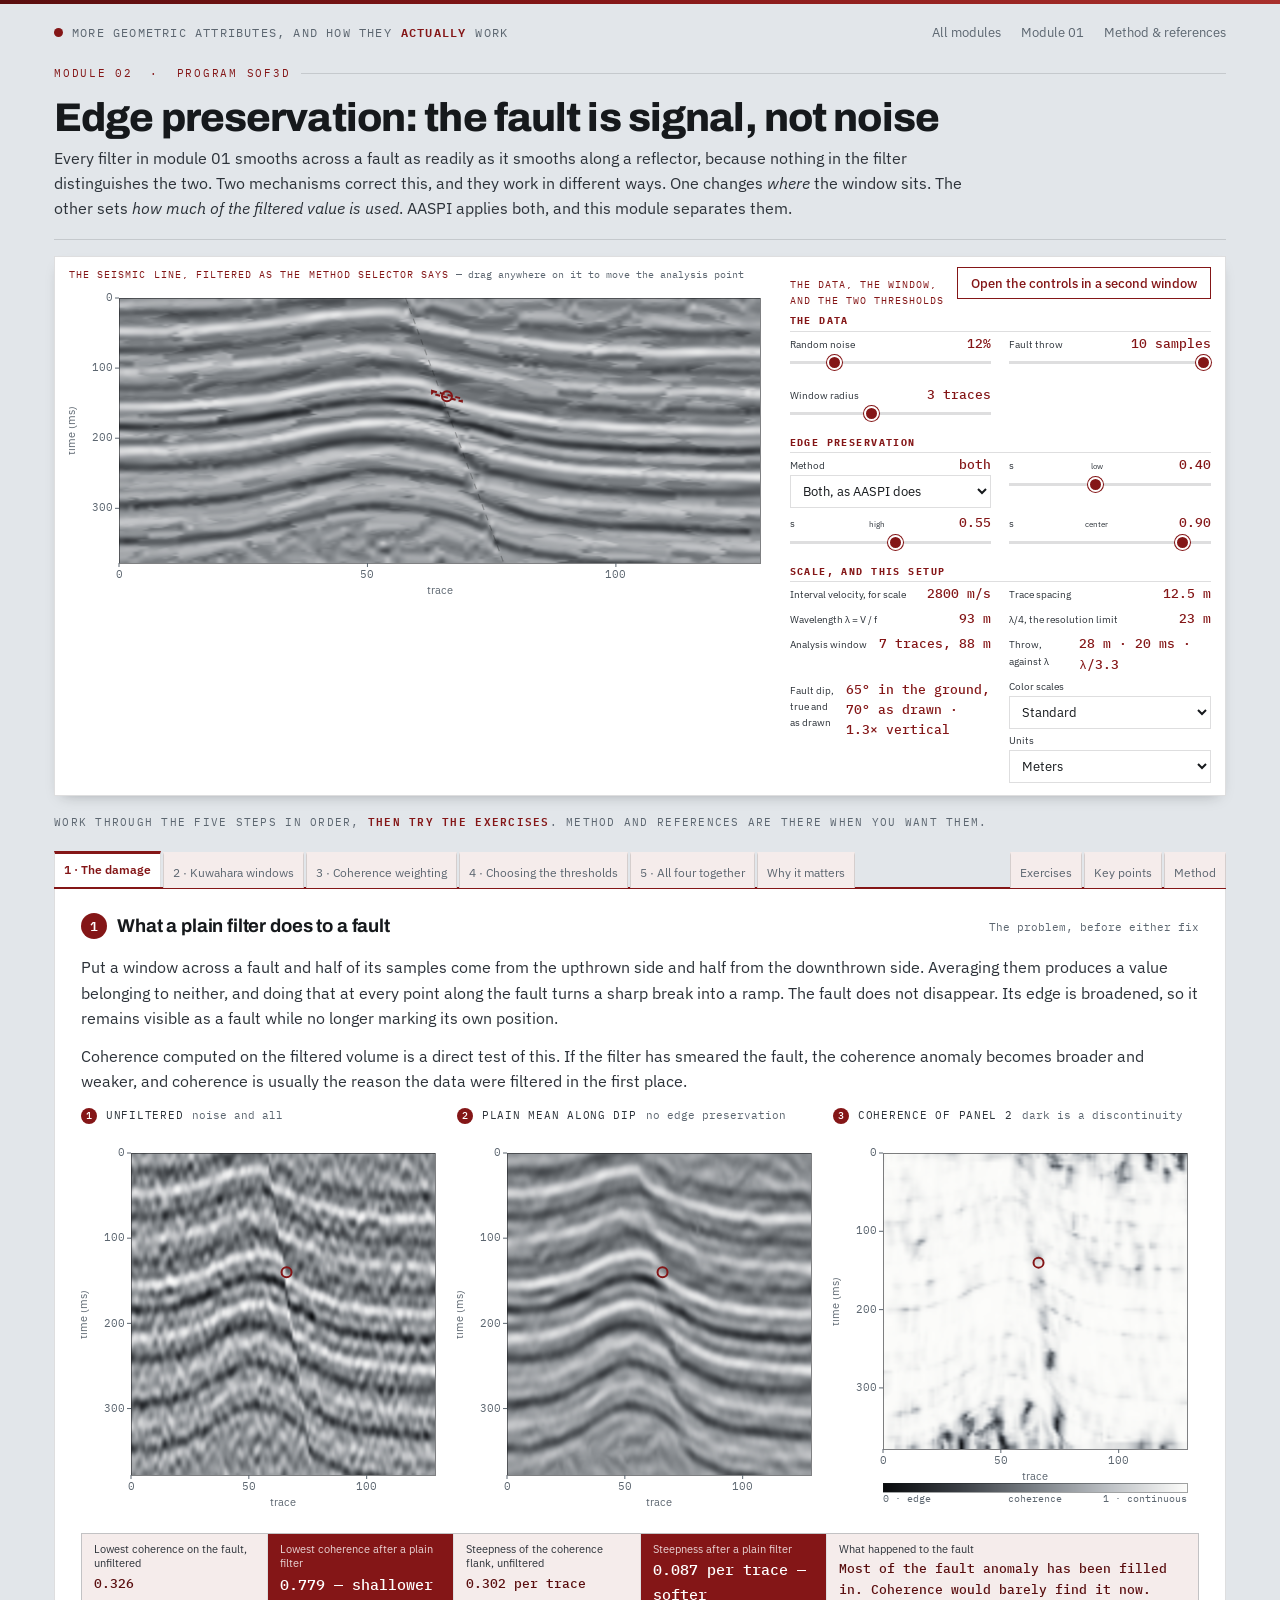
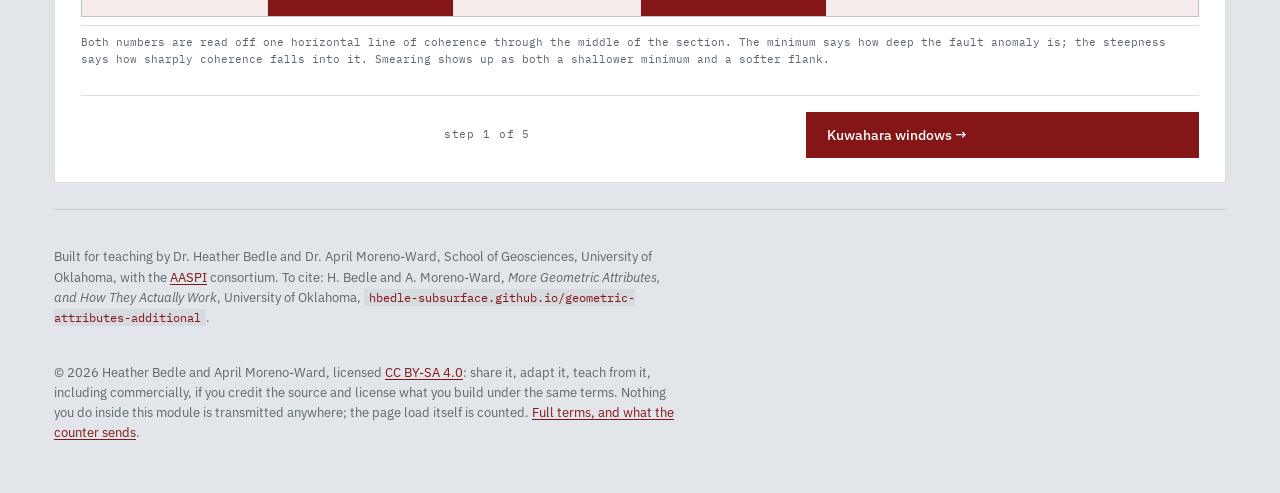
<file: modules/edgepreserve.html>
<!DOCTYPE html>
<html lang="en">
<head>
<meta charset="utf-8">
<meta name="viewport" content="width=device-width, initial-scale=1">
<title>Edge-preserving filtering | More Geometric Attributes</title>
<meta name="description" content="Kuwahara multi-window filtering and the Fehmers and Höcker coherence weighting: how a structure-oriented filter is stopped from smoothing the faults away, and how s_low, s_high and s_center are chosen.">
<link rel="preconnect" href="https://fonts.googleapis.com">
<link rel="preconnect" href="https://fonts.gstatic.com" crossorigin>
<link href="https://fonts.googleapis.com/css2?family=Archivo:wght@600;700;800&family=IBM+Plex+Mono:wght@400;500&family=IBM+Plex+Sans:wght@400;500;600&display=swap" rel="stylesheet">
<link rel="stylesheet" href="../assets/style.css">
<link rel="license" href="https://creativecommons.org/licenses/by-sa/4.0/">
</head>
<body>

<div class="wrap">
  <header class="masthead">
    <a class="brand" href="../index.html"><span class="dot"></span>More geometric attributes, and how they <b>actually</b> work</a>
    <nav>
      <a href="../index.html">All modules</a>
      <a href="sof.html">Module 01</a>
      <a href="#tabs" data-tab="pm">Method &amp; references</a>
    </nav>
  </header>

  <div class="mod-head">
    <p class="eyebrow">Module 02 &nbsp;·&nbsp; Program sof3d</p>
    <h1>Edge preservation: the fault is signal, not noise</h1>
    <p class="sub">Every filter in module 01 smooths across a fault as readily as it smooths along a
      reflector, because nothing in the filter distinguishes the two. Two mechanisms correct this, and they
      work in different ways. One changes <em>where</em> the window sits. The other sets <em>how much of
      the filtered value is used</em>. AASPI applies both, and this module separates them.</p>
  </div>

  <div class="labhead">
    <div class="labgrid">
      <div>
        <p class="cap">The seismic line, filtered as the Method selector says <span>&mdash; drag anywhere on it to move the analysis point</span></p>
        <canvas id="cSec" aria-label="Vertical seismic section through a faulted model"></canvas>
      </div>
      <div>
        <p class="cap">The data, the window, and the two thresholds</p>
        <div class="controls">
          <div class="ctl-col">
            <h2>The data</h2>
            <div class="ctl">
              <label for="noise">Random noise <span class="val" id="noiseV">12%</span></label>
              <input type="range" data-key="noise" id="noise" min="0" max="60" step="4" value="12">
            </div>
            <div class="ctl">
              <label for="thr">Fault throw <span class="val" id="thrV">10 samples</span></label>
              <input type="range" data-key="thr" id="thr" min="0" max="10" step="1" value="10">
            </div>
            <div class="ctl">
              <label for="half">Window radius <span class="val" id="halfV">3 traces</span></label>
              <input type="range" data-key="half" id="half" min="1" max="6" step="1" value="3">
            </div>
          </div>
          <div class="ctl-col">
            <h2>Edge preservation</h2>
            <div class="ctl">
              <label for="mode">Method <span class="val" id="modeV">both</span></label>
              <select data-key="mode" id="mode">
                <option value="0">None — plain mean</option>
                <option value="1">Kuwahara windows only</option>
                <option value="2">Coherence weighting only</option>
                <option value="3" selected>Both, as AASPI does</option>
              </select>
            </div>
            <div class="ctl">
              <label for="slow">s<sub>low</sub> <span class="val" id="slowV">0.40</span></label>
              <input type="range" data-key="slow" id="slow" min="0" max="95" step="5" value="40">
            </div>
            <div class="ctl">
              <label for="shigh">s<sub>high</sub> <span class="val" id="shighV">0.55</span></label>
              <input type="range" data-key="shigh" id="shigh" min="5" max="100" step="5" value="55">
            </div>
            <div class="ctl">
              <label for="scen">s<sub>center</sub> <span class="val" id="scenV">0.90</span></label>
              <input type="range" data-key="scen" id="scen" min="10" max="100" step="5" value="90">
            </div>
          </div>
          <div class="ctl-col">
            <h2>Scale, and this setup</h2>
            <div class="ctl"><label>Interval velocity, for scale <span class="val" id="pVel">&mdash;</span></label></div>
            <div class="ctl"><label>Trace spacing <span class="val" id="pBin">&mdash;</span></label></div>
            <div class="ctl"><label>Wavelength &lambda; = V / f <span class="val" id="pLam">&mdash;</span></label></div>
            <div class="ctl"><label>&lambda;/4, the resolution limit <span class="val" id="pQ">&mdash;</span></label></div>
            <div class="ctl"><label>Analysis window <span class="val" id="pWin">&mdash;</span></label></div>
            <div class="ctl"><label>Throw, against &lambda; <span class="val" id="pThr">&mdash;</span></label></div>
            <div class="ctl"><label>Fault dip, true and as drawn
              <span class="val" id="pDip">&mdash;</span></label></div>
            <div id="utilbar"></div>
          </div>
        </div>
      </div>
    </div>
  </div>

  <p class="tabhint">Work through the five steps in order, <b>then try the exercises</b>.
    Method and references are there when you want them.</p>
  <nav class="tabs" id="tabs" role="tablist" aria-label="Module steps">
    <button role="tab" data-tab="p1" aria-selected="false">1 · The damage</button>
    <button role="tab" data-tab="p2" aria-selected="false">2 · Kuwahara windows</button>
    <button role="tab" data-tab="p3" aria-selected="false">3 · Coherence weighting</button>
    <button role="tab" data-tab="p4" aria-selected="false">4 · Choosing the thresholds</button>
    <button role="tab" data-tab="p5" aria-selected="false">5 · All four together</button>
    <button role="tab" data-tab="pw" aria-selected="false">Why it matters</button>
    <span class="gap"></span>
    <button role="tab" data-tab="pe" aria-selected="false">Exercises</button>
    <button role="tab" data-tab="pk" aria-selected="false">Key points</button>
    <button role="tab" data-tab="pm" aria-selected="false">Method</button>
  </nav>

  <!-- ================================ 1 ================================ -->
  <section class="tabpane" id="p1" role="tabpanel" hidden>
    <div class="plot-head" style="margin-bottom:14px">
      <h3><span class="stepno">1</span>What a plain filter does to a fault</h3>
      <span class="hint">The problem, before either fix</span>
    </div>
    <p class="lede">Put a window across a fault and half of its samples come from the upthrown side and half
      from the downthrown side. Averaging them produces a value belonging to neither, and doing that at
      every point along the fault turns a sharp break into a ramp. The fault does not disappear. Its edge
      is broadened, so it remains visible as a fault while no longer marking its own position.</p>
    <p class="lede">Coherence computed on the filtered volume is a direct test of this. If the filter has
      smeared the fault, the coherence anomaly becomes broader and weaker, and coherence is usually the
      reason the data were filtered in the first place.</p>

    <div class="sec-row" id="row1">
      <div class="panel-col">
        <p class="sublabel"><b>1</b> Unfiltered <span class="note">noise and all</span></p>
        <canvas id="c1a" aria-label="Unfiltered section"></canvas>
      </div>
      <div class="panel-col">
        <p class="sublabel"><b>2</b> Plain mean along dip <span class="note">no edge preservation</span></p>
        <canvas id="c1b" aria-label="Section filtered by a plain mean filter"></canvas>
      </div>
      <div class="panel-col">
        <p class="sublabel"><b>3</b> Coherence of panel 2 <span class="note">dark is a discontinuity</span></p>
        <canvas id="c1c" aria-label="Coherence computed on the plainly filtered section"></canvas>
      </div>
    </div>

    <div class="stats">
      <div class="stat"><span>Lowest coherence on the fault, unfiltered</span><b id="s1c">—</b></div>
      <div class="stat key"><span>Lowest coherence after a plain filter</span><b id="s1d">—</b></div>
      <div class="stat"><span>Steepness of the coherence flank, unfiltered</span><b id="s1a">—</b></div>
      <div class="stat key"><span>Steepness after a plain filter</span><b id="s1b">—</b></div>
      <div class="stat wide"><span>What happened to the fault</span><b id="s1e">—</b></div>
    </div>
    <p class="legend prose"><span>Both numbers are read off one horizontal line of coherence through the
      middle of the section. The minimum says how deep the fault anomaly is; the steepness says how sharply
      coherence falls into it. Smearing shows up as both a shallower minimum and a softer
      flank.</span></p>
  </section>

  <!-- ================================ 2 ================================ -->
  <section class="tabpane" id="p2" role="tabpanel" hidden>
    <div class="plot-head" style="margin-bottom:14px">
      <h3><span class="stepno">2</span>Move the window off center</h3>
      <span class="hint">The Kuwahara idea</span>
    </div>
    <p class="lede">Nothing says the window has to be centered on the point being filtered. It only has to
      <em>contain</em> it. So build several candidate windows of the same size, all containing the analysis
      point but sitting at different offsets, and score each one. The window straddling the fault will have
      a wide spread of values and a low coherence; the window sitting entirely on one side will not.
      Choose the best-scoring window and filter with that.</p>
    <p class="lede">The result is a value taken from one side of the fault rather than an average across it.
      Kuwahara et al. (1976) did this on medical images; Luo et al. (2002) brought it to seismic data,
      scoring by smallest standard deviation, and Marfurt (2006) made it structure-oriented and scored by
      highest coherence instead.</p>

    <div class="sec-row" id="row2">
      <div class="panel-col">
        <p class="sublabel"><b>1</b> The candidates <span class="note">the winner is drawn solid</span></p>
        <canvas id="c2a" aria-label="Candidate analysis windows around the analysis point"></canvas>
      </div>
      <div class="panel-col">
        <p class="sublabel"><b>2</b> Their scores <span class="note">coherence of each candidate</span></p>
        <canvas id="c2b" aria-label="Coherence score of each candidate window"></canvas>
      </div>
    </div>

    <p class="lede" style="margin-top:12px">Drag the analysis point onto the fault and watch the winner jump
      to one side. Drag it into the middle of a conformable package and the scores flatten out, because
      every candidate window contains the same well-behaved data. That is the case s<sub>center</sub>
      addresses, in step 4.</p>

    <div class="stats">
      <div class="stat"><span>Candidate windows</span><b id="s2a">—</b></div>
      <div class="stat"><span>Winning offset</span><b id="s2b">—</b></div>
      <div class="stat"><span>Best score against centered</span><b id="s2c">—</b></div>
      <div class="stat key"><span>Value written back, centered against Kuwahara</span><b id="s2d">—</b></div>
    </div>
  </section>

  <!-- ================================ 3 ================================ -->
  <section class="tabpane" id="p3" role="tabpanel" hidden>
    <div class="plot-head" style="margin-bottom:14px">
      <h3><span class="stepno">3</span>Or simply refuse to filter</h3>
      <span class="hint">The Fehmers and Höcker weighting</span>
    </div>
    <p class="lede">The second idea does not move the window at all. It looks up the coherence at the
      analysis point and uses it to decide how much of the filtered value to accept:</p>
    <ul style="font-size:14.5px;color:var(--ink-soft);max-width:96ch">
      <li>Coherence below <b>s<sub>low</sub></b>: an edge. Weight zero — keep the original sample untouched.</li>
      <li>Coherence above <b>s<sub>high</sub></b>: ordinary data. Weight one — take the filtered value.</li>
      <li>In between: a linear blend, so the filter fades in rather than switching on.</li>
    </ul>
    <p class="lede">Everything about this rests on the coherence volume being right. If coherence marks a
      noise burst as an edge, the filter will leave that noise burst unfiltered; if it misses a subtle
      fault, the filter will smooth the fault away. The weighting does not detect edges; it acts on a
      detection made elsewhere.</p>

    <div class="sec-row" id="row3">
      <div class="panel-col">
        <p class="sublabel"><b>1</b> Coherence <span class="note">the volume that drives the weight</span></p>
        <canvas id="c3a" aria-label="Coherence volume used to control the filter"></canvas>
      </div>
      <div class="panel-col">
        <p class="sublabel"><b>2</b> The resulting weight <span class="note">white filters fully, black not at all</span></p>
        <canvas id="c3b" aria-label="Map of the filter weight derived from coherence"></canvas>
      </div>
      <div class="panel-col">
        <p class="sublabel"><b>3</b> The weighting curve <span class="note">move the thresholds</span></p>
        <canvas id="c3c" aria-label="Weight as a function of coherence, with the thresholds marked"></canvas>
      </div>
    </div>

    <div class="stats">
      <div class="stat"><span>Coherence at the analysis point</span><b id="s3a">—</b></div>
      <div class="stat key"><span>Weight there</span><b id="s3b">—</b></div>
      <div class="stat"><span>Section left completely unfiltered</span><b id="s3c">—</b></div>
      <div class="stat"><span>Section filtered fully</span><b id="s3d">—</b></div>
    </div>
  </section>

  <!-- ================================ 4 ================================ -->
  <section class="tabpane" id="p4" role="tabpanel" hidden>
    <div class="plot-head" style="margin-bottom:14px">
      <h3><span class="stepno">4</span>Where the thresholds come from</h3>
      <span class="hint">A histogram, and a decision somebody has to make</span>
    </div>
    <p class="lede">Many processing parameters are chosen by eye rather than derived, and these three are
      among them. The AASPI documentation sets out the procedure directly. Display coherence with a color
      bar. Raise the lower limit until the real geologic edges are
      the only things left at the bottom of the scale, and raise the upper limit until the acquisition
      footprint stops being visible. Then read the two numbers off the color bar.</p>
    <p class="lede">The histogram below is the same decision in one picture. The bulk of any coherence
      volume is a tall peak near one, the ordinary conformable data, which is most of the
      section. The edges live in the thin tail on the left. s<sub>low</sub> and s<sub>high</sub> go in the
      gap between the tail and the peak. The stated basis for choosing one pair of values over another is
      the appearance of the images on either side of them.</p>

    <div class="sec-row" id="row4">
      <div class="panel-col">
        <p class="sublabel"><b>1</b> Distribution of coherence <span class="note">with the thresholds on it</span></p>
        <canvas id="c4a" aria-label="Histogram of coherence values with the thresholds drawn"></canvas>
      </div>
      <div class="panel-col">
        <p class="sublabel"><b>2</b> What the current thresholds protect
          <span class="note">crimson is protected</span></p>
        <canvas id="c4b" aria-label="Map of which samples the thresholds protect from filtering"></canvas>
      </div>
    </div>

    <p class="lede" style="margin-top:12px">s<sub>center</sub> is a different kind of parameter. It is not
      an edge threshold; it limits where the Kuwahara search runs. Where coherence is already high there is
      no edge to avoid, so allowing the window to move off center serves no purpose and does harm. The
      filter then chooses a slightly different offset at every point, and the image takes on a blocky,
      patchy appearance in the places that should be smooth. Above s<sub>center</sub>, AASPI stops
      searching and uses the centered window.</p>

    <div class="stats">
      <div class="stat"><span>Samples below s<sub>low</sub></span><b id="s4a">—</b></div>
      <div class="stat"><span>Samples in the blend</span><b id="s4b">—</b></div>
      <div class="stat"><span>Samples above s<sub>center</sub></span><b id="s4c">—</b></div>
      <div class="stat key wide"><span>Are the thresholds in the gap?</span><b id="s4d">—</b></div>
    </div>
  </section>

  <!-- ================================ 5 ================================ -->
  <section class="tabpane" id="p5" role="tabpanel" hidden>
    <div class="plot-head" style="margin-bottom:14px">
      <h3><span class="stepno">5</span>Four ways of running the same filter</h3>
      <span class="hint">Nothing, one, the other, and both</span>
    </div>
    <p class="lede">Same mean filter, same window size, same data. The only thing changing is which edge
      preservation is switched on. Each row carries two numbers: the error against the clean model over the
      whole section, and the lowest coherence left on the fault. Those two numbers usually rank the filters
      differently.</p>
    <p class="lede">Overall error is dominated by the 99% of the section that is ordinary data, so it
      rewards whichever filter smooths hardest, which is the one with no edge preservation at all. The
      fault coherence is measured on the one percent you were actually trying to protect. Deciding which
      number matters is an interpretation decision, not a processing one.</p>

    <div class="sec-row" id="row5">
      <div class="panel-col">
        <p class="sublabel"><b>1</b> No preservation</p>
        <canvas id="c5a" aria-label="Section filtered with no edge preservation"></canvas>
      </div>
      <div class="panel-col">
        <p class="sublabel"><b>2</b> Kuwahara only</p>
        <canvas id="c5b" aria-label="Section filtered with Kuwahara window selection only"></canvas>
      </div>
      <div class="panel-col">
        <p class="sublabel"><b>3</b> Weighting only</p>
        <canvas id="c5c" aria-label="Section filtered with coherence weighting only"></canvas>
      </div>
      <div class="panel-col">
        <p class="sublabel"><b>4</b> Both</p>
        <canvas id="c5d" aria-label="Section filtered with both edge preservation methods"></canvas>
      </div>
    </div>

    <div class="stats">
      <div class="stat"><span>None · error, fault coherence</span><b id="s5a">—</b></div>
      <div class="stat"><span>Kuwahara · error, fault coherence</span><b id="s5b">—</b></div>
      <div class="stat"><span>Weighting · error, fault coherence</span><b id="s5c">—</b></div>
      <div class="stat"><span>Both · error, fault coherence</span><b id="s5d">—</b></div>
      <div class="stat key wide"><span>Fault best preserved by</span><b id="s5e">—</b></div>
    </div>
    <p class="legend prose"><span>The two quantities being scored trade against each other. Suppressing
      noise everywhere and keeping the fault sharp are different objectives, and a filter that achieves one
      of them fully usually achieves the other poorly. Both numbers respond to the window
      radius.</span></p>
  </section>

  <!-- ============================ WHY IT MATTERS ========================= -->
  <section class="tabpane" id="pw" role="tabpanel" hidden>
    <p class="lede">Edge preservation is what makes structure-oriented filtering usable ahead of a fault
      interpretation. Without it, filtering makes faults harder to see rather than easier.</p>
    <ul style="font-size:14.5px;color:var(--ink-soft);max-width:96ch">
      <li><b>The circularity is real, and worth naming.</b> The filter needs coherence to find the edges;
        coherence is computed better on filtered data. AASPI's answer is to iterate: filter, recompute dip
        and coherence on the result, then filter again.</li>
      <li><b>The dip volume has to be cleaned up first.</b> A dip scan run across a fault reports a very
        steep apparent dip, because that is what the data look like there. A Kuwahara window steered by that
        bad dip reads from the wrong place, and the search then makes the result worse instead of better.
        AASPI has a separate program, <span class="k">filter_dip_components</span>, for this, and this
        module runs the short version of it before anything else. Without that step, edge preservation
        appears to be ineffective.</li>
      <li><b>A bad coherence volume is worse than none.</b> The weighting acts on whatever coherence volume
        it is given. If that volume marks acquisition footprint as edges, the filter preserves the
        footprint.</li>
      <li><b>Thresholds are data-specific and survey-specific.</b> The values that worked on last year's
        survey are a starting guess. Any published triple, including the one this module opens with, was
        chosen for somebody else's data.</li>
      <li><b>Kuwahara filtering sharpens as well as smooths.</b> That is what can give the result a
        processed appearance. If it is blocky where the geology is not, s<sub>center</sub> is the parameter
        to adjust.</li>
      <li><b>The stratigraphic edges matter as much as the faults.</b> Channel margins, fan edges and
        unconformities are all discontinuities, and everything said here about the fault applies to them. They
        are subtler, so they are the first features an over-aggressive filter removes.</li>
    </ul>
  </section>

  <!-- ============================== EXERCISES ============================ -->
  <section class="tabpane" id="pe" role="tabpanel" hidden>
    <div class="tryit" style="max-width:none">
      <h3>Try this</h3>
      <ol>
        <li><b>Measure the smearing.</b> <em>Why bother: it puts a number in meters on what a symmetric window costs you at a discontinuity.</em> In step 1, set the window radius to 6 and read the two fault-width
          numbers.
          <details class="reveal"><summary>Hint</summary><span class="ans">At the settings the module opens
            with, the coherence minimum on the fault climbs most of the way back toward 1 and the flank
            steepness falls by most of an order of magnitude. The plain filter has removed the better part
            of the coherence drop that marked the fault. Widening the window removes more of it. Both
            numbers move the same way: the anomaly ends up shallower <em>and</em> softer, so after filtering
            the fault is both less precisely located and less clearly identified. Now go to step 5 and
            switch the preservation on at the same radius.</span></details></li>
        <li><b>Watch the window jump.</b> <em>Why bother: the jump is the entire mechanism. Everything else in the module is bookkeeping around it.</em> In step 2, drag the analysis point slowly across the fault and
          watch the winning offset.
          <details class="reveal"><summary>Hint</summary><span class="ans">Approaching from the left, the
            winner stays centered until the window starts to overlap the fault, then jumps to the offset
            that keeps it entirely on the left side. It holds there across the fault, then jumps to the
            right-hand offset. That switch is what preserves the edge. It is also why the method can make a
            smooth image look segmented, since the same jump occurs on a much smaller difference where
            there is no real edge.</span></details></li>
        <li><b>Put the thresholds in the wrong place.</b> <em>Why bother: badly placed thresholds produce no obvious failure. They turn the filter back into a plain mean.</em> In step 4, set s<sub>low</sub> and
          s<sub>high</sub> both above the main peak of the histogram.
          <details class="reveal"><summary>Hint</summary><span class="ans">Almost everything falls below
            s<sub>low</sub>, so almost nothing gets filtered and the noise stays. Then drag both down below
            the tail: everything is above s<sub>high</sub>, the weighting has no effect, and you are back to
            the plain filter of module 01. The thresholds only do anything when they sit in the gap between
            the tail and the peak, which is why the histogram is the display worth
            looking at.</span></details></li>
        <li><b>Find out which method does more.</b> <em>Why bother: the ranking changes with the noise level, so there is no one answer to carry over to real data.</em> In step 5, compare the four error numbers, then raise
          the noise to 60% and compare again.
          <details class="reveal"><summary>Hint</summary><span class="ans">At the opening settings the
            fault coherence is highest with no preservation, lower with either the Kuwahara search or the
            weighting alone, and lowest with both, so the two together preserve the most of the anomaly, and
            neither alone gets there. The separations are small; what matters is the order, and it
            holds. The two
            work differently, which is why they add: the weighting protects the fault by declining to filter
            it, so the noise on the fault survives too; the Kuwahara search protects it while still
            filtering, by reading from one side. Raise the noise and the ranking on overall error will
            invert, because at that point the noise you left on the fault costs more than the fault you
            saved.</span></details></li>
        <li><b>Take the fault away.</b> <em>Why bother: an edge-preserving filter with no edge in front of it should cost nothing, and that is worth confirming rather than assuming.</em> Set the throw to zero and look at step 5 again.
          <details class="reveal"><summary>Hint</summary><span class="ans">The plain filter is now the best of
            the four, by something like a tenth. With no edge to preserve, edge preservation can only cost
            error: the other three are declining to filter, or filtering off-center, in places where there
            was nothing to protect. That is the limit of the technique. The cost is real and is accepted
            because the location of the edges is not known in advance, which is the reason coherence was
            being computed in the first place.</span></details></li>
              <li><b>Filter a fault you cannot see.</b> <em>Why bother: the filter has to decide what to
          preserve using coherence, not using your eye.</em> Set the throw to 4 samples, which the scale
          panel puts near &lambda;/8, and raise the noise to 40%. The step is no longer something you would
          pick off the section. Now compare the mean against the two edge-preserving methods in step 5.
          <details class="reveal"><summary>Hint</summary><span class="ans">The coherence at the plane still
            drops, so the window selection still moves off the discontinuity and the edge-preserving
            methods still beat the mean, though by less than they do at a large throw. This is the case
            that matters on real data. A fault with an obvious step will survive a mean filter well enough
            for an interpreter to work with. A fault at the resolution limit is the one a smoothing
            operator can remove entirely, and its removal leaves no trace on the section, because it was
            not visible there beforehand.</span></details></li>
</ol>
    </div>
  </section>

  <!-- ============================= KEY POINTS ============================ -->
  <section class="tabpane" id="pk" role="tabpanel" hidden>
    <div class="takeaway" style="max-width:none">
      <h3>The main points</h3>
      <ul>
        <li><b>A filter cannot tell a fault from noise.</b> Both are places where neighboring traces
          disagree. Something outside the filter has to make the distinction.</li>
        <li><b>Kuwahara changes where the window reads from.</b> Several candidate windows, all containing
          the analysis point, only one of them centered; the least disturbed one wins.</li>
        <li><b>The coherence weighting changes whether the result is used.</b> Below s<sub>low</sub>, keep
          the original; above s<sub>high</sub>, take the filtered value; in between, blend.</li>
        <li><b>They are independent, and AASPI runs both.</b> One picks the data, the other picks the
          output.</li>
        <li><b>s<sub>center</sub> is not a third edge threshold.</b> It switches the Kuwahara search off
          where the data are already coherent, which is what keeps the result from looking blocky.</li>
        <li><b>The thresholds are chosen by looking, not by deriving.</b> The histogram of the coherence
          volume is where to look.</li>
        <li><b>Edge preservation costs something on data with no edges.</b> That cost is accepted because
          the location of the edges is usually not known in advance.</li>
      </ul>
    </div>
  </section>

  <!-- =============================== METHOD ============================== -->
  <section class="tabpane" id="pm" role="tabpanel" hidden>
    <details class="notes" open>
      <summary>Method, sources, and what has been simplified</summary>
      <p>The model is the section of module 01 with a normal fault and band-limited random noise, built
        twice from the same seed so that a clean version exists to measure against. Dip comes from the
        semblance scan and is then median-filtered on its own grid, which is the short version of AASPI's
        <span class="k">filter_dip_components</span>. Without that step the dip estimate at the fault is
        contaminated by the fault itself, and the Kuwahara search reads from the wrong place. Coherence is
        the energy-ratio estimate of the first module set, computed along the filtered dip on the unfiltered
        section.</p>
      <p><b>The Kuwahara search.</b> Candidate windows are the 2J+1 lateral offsets that still contain the
        analysis point. That follows the AASPI description for the mean, alpha-trimmed and LUM filters,
        which act on the dipping plane and therefore only need lateral shifts. Each candidate is scored by
        the semblance of the data it contains and the highest-scoring one wins, which is Marfurt's (2006)
        variant. Luo et al.'s original scores by smallest standard deviation instead, and picks the same
        window nearly all the time. Where the coherence at the analysis point exceeds s<sub>center</sub>,
        the search is skipped and the centered window used, exactly as the documentation specifies.</p>
      <p><b>The weighting.</b> w = 0 below s<sub>low</sub>, w = 1 above s<sub>high</sub>, and
        w = (s &minus; s<sub>low</sub>)/(s<sub>high</sub> &minus; s<sub>low</sub>) between them, with the
        output d = w·d<sub>filt</sub> + (1&minus;w)·d<sub>orig</sub>. This is equation-for-equation what
        Fehmers and Höcker (2003) describe and what <span class="k">sof3d</span> implements.</p>
      <p><b>Where this departs from AASPI.</b> Two dimensions rather than three, so windows shift laterally
        along one axis only and the vertical Kuwahara search available to the principal component filter has
        no analogue here. The filter itself is the mean throughout, so that the panels differ only in their
        edge preservation; AASPI applies the same machinery to the alpha-trimmed, LUM and principal
        component filters. The coherence volume is computed once on the unfiltered data rather than
        iterated, which is the simplification the "Why it matters" tab argues is the most consequential
        one.</p>
      <p>The fault-width statistic is measured on the running page. Coherence is extracted along a
        horizontal line through the middle of the section. The width is the number of traces whose value
        falls below the halfway point between the fault minimum and the background median.</p>
            <p><b>Where the meters come from.</b> Two constants sit outside the calculation and exist only to
        convert its results: 2800 m/s of interval velocity, which turns two-way time into thickness, and a
        12.5 m trace spacing, which turns a window radius into a distance along the line. They are stated
        conventions, not measurements, and no attribute or filter on this page reads them. They are here
        because a window radius of six traces is not a size until it is a length.</p>
      <p><b>The panels are not the same kind of picture.</b> The section carries amplitudes. Coherence
        carries a similarity between neighboring traces, bounded to run between zero and one and with no
        units at all. Placing them side by side invites reading them pixel for pixel, and the two are not
        commensurate: a bright reflection and a high coherence have nothing to do with one another, and a
        strong reflector can sit at low coherence wherever it is cut.</p>
      <p><b>What the model leaves out.</b> This is a post-migration cartoon. It has no diffractions from
        the fault tips, no juxtaposition effects changing the amplitude across the plane, and no smearing
        from imperfect migration, which on real data widens every fault into a zone rather than a line.
        Each of those makes the discontinuity easier for the window selection to find in some settings and
        harder in others. None of them removes the trade the module is about, which is that a symmetric
        window and a sharp edge cannot both be respected.</p>
            <p><b>Fault dip, and why the drawn one is steeper.</b> The dip is specified in the ground and
        converted to a slope on the section through the velocity and the bin spacing, so the plane is at
        65&deg; in the rock rather than 65&deg; on the screen. The section is vertically exaggerated, as
        nearly every seismic display is, and the scale panel reports the drawn dip alongside the true one
        so the difference can be seen rather than inferred. Fault dips measured off a section are
        routinely too steep for this reason alone.</p>
      <ul>
        <li>AASPI, <em>Structure-oriented filtering of poststack data: Program sof3d</em>, University of
          Oklahoma — the edge-preservation parameters, and the procedure for choosing them by eye.</li>
        <li>Fehmers, G. C., and C. F. W. Höcker, 2003, Fast structural interpretation with
          structure-oriented filtering: <em>Geophysics</em>, 68, 1286–1293.</li>
        <li>Kuwahara, M., K. Hachimura, S. Eiho, and M. Kinoshita, 1976, Processing of
          RI-angiocardiographic images, <em>in</em> K. Preston and M. Onoe, eds., Digital processing of
          biomedical images: Springer US, 187–202.</li>
        <li>Luo, Y., M. Marhoon, S. Al Dossary, and M. Alfaraj, 2002, Edge-preserving smoothing and
          applications: <em>The Leading Edge</em>, 21, no. 2, 136–158.</li>
        <li>Marfurt, K. J., 2006, Robust estimates of 3D reflector dip and azimuth:
          <em>Geophysics</em>, 71, P29–P40.</li>
        <li>Davogustto, O., and K. J. Marfurt, 2011, Removing acquisition footprint from legacy data
          volumes: 81st Annual International Meeting, SEG, Expanded Abstracts, 1025–1029.</li>
      </ul>
    </details>
  </section>

  <section class="nextup" id="nextup" hidden>
    <p class="eyebrow">Next up</p>
    <h3><a href="disorder.html">03 · Disorder</a></h3>
    <p>Coherence treats an edge as the thing worth finding. Disorder treats an edge as signal and goes
      looking for the noise instead, which is the measurement wanted when the question is
      how much to trust a horizon pick.</p>
    <a class="btn" href="disorder.html">Open module 03 →</a>
    <a class="btn ghost" href="../index.html">All modules</a>
  </section>

  <div class="pager" id="pager" hidden>
    <a class="btn ghost" href="sof.html">← Module 01: filtering along structure</a>
    <a class="btn" href="disorder.html">Next: disorder →</a>
  </div>

  <!-- The full license text, the counting note and the AASPI acknowledgment live
       once, in the About section of the landing page. Repeating all of it under
       every module put two hundred words of boilerplate between the reader and
       the next module, six times over. What stays here is what someone who
       arrived on this page directly still needs: who made it, how to cite it,
       what they may do with it, and what the page transmits. -->
  <footer>
    <div class="foot-grid">
      <p class="lic">Built for teaching by Dr. Heather Bedle and Dr. April Moreno-Ward, School of
        Geosciences, University of Oklahoma, with the
        <a href="https://www.ou.edu/mcee/labs/aaspi">AASPI</a> consortium. To cite: H. Bedle and
        A. Moreno-Ward, <i>More Geometric Attributes, and How They Actually Work</i>, University of
        Oklahoma, <span class="k">hbedle-subsurface.github.io/geometric-attributes-additional</span>.</p>
      <p class="lic">&copy; 2026 Heather Bedle and April Moreno-Ward, licensed
        <a rel="license" href="https://creativecommons.org/licenses/by-sa/4.0/">CC BY-SA 4.0</a>: share
        it, adapt it, teach from it, including commercially, if you credit the source and license what
        you build under the same terms. Nothing you do inside this module is transmitted anywhere; the
        page load itself is counted. <a href="../index.html#about">Full terms, and what the counter
        sends</a>.</p>
    </div>
  </footer>
</div>

<script src="../assets/count.js"></script>
<script src="../assets/popout.js"></script>
<script src="../assets/seismic.js"></script>
<script src="../assets/attributes.js"></script>
<script src="../assets/extra.js"></script>
<script src="../assets/lab.js"></script>
<script src="../assets/panelout.js"></script>
<script>
(function () {
  'use strict';
  if (!LAB.guard(['SEIS', 'ATTR', 'EXTRA', 'LAB'])) return;

  const $ = (id) => document.getElementById(id);
  const clamp = LAB.clamp;
  const CRIM = '#841617', SLATE = '#5C6670', TEAL = '#0B7285';

  const NX = 130, NT = 190, DT = 0.002;

  /* The model is built in samples and traces because that is what the
     arithmetic needs. These two numbers are what turn it back into ground: a
     velocity to convert two-way time into thickness, and a bin spacing to
     convert traces into distance along the line. Nothing in the attribute
     calculations uses them. They exist so that a window can be quoted as a
     length, which is the form in which the question "is this window the right
     size?" can actually be answered. */
  const VEL = 2800, BINM_LINE = 12.5, FREQ = 30;
  const FAULT_DIP = 65;          // degrees from horizontal, in the ground
  const P = LAB.physics({ dt: DT, v: VEL, bin: BINM_LINE, freq: FREQ });
  const MODES = ['none', 'Kuwahara windows', 'coherence weighting', 'both'];

  const DEF = {
    noise: 12, thr: 10, half: 3, mode: 3, slow: 40, shigh: 55, scen: 90,
    px: 66, pt: 70, tab: 'p1',
    seed: 12, units: 'm', cvd: 'standard',
  };
  let S = SEIS.readState(DEF);
  const CAN_LINK = location.protocol !== 'file:';
  const saveState = () => { if (CAN_LINK) { try { SEIS.writeState(S, DEF); } catch (e) { } } };

  /* ======================= model, dip, coherence ======================= */

  let CLEAN, SEC, DIPG, COH, OUT = [];

  function cfg(withNoise) {
    return {
      nx: NX, nt: NT, dt: DT, freq: 30, vel: VEL, binM: P.bin, faultDipDeg: FAULT_DIP, fold: 30, foldWidth: 0.20,
      throw: S.thr, faultAt: 0.52, seed: S.seed,
      noise: withNoise ? S.noise / 100 : 0,
    };
  }

  /* A dip scan run across a fault sees a very steep apparent dip and reports
     it, and a Kuwahara window steered by that bad dip reads from the wrong
     place. AASPI has a separate program, filter_dip_components, for exactly
     this, and its output is what sof3d is meant to be given; a 3x3 median over
     the dip grid is the short version of it. Without this step the window
     search makes the result worse rather than better, which is worth knowing
     if you ever run the two programs out of order. */
  function medianFilterDips() {
    const src = Float32Array.from(DIPG.p), gx = DIPG.gx, gt = DIPG.gt;
    const v = [];
    for (let a = 0; a < gx; a++) {
      for (let b = 0; b < gt; b++) {
        v.length = 0;
        for (let da = -1; da <= 1; da++) {
          for (let db = -1; db <= 1; db++) {
            const A = clamp(a + da, 0, gx - 1), B = clamp(b + db, 0, gt - 1);
            v.push(src[A * gt + B]);
          }
        }
        DIPG.p[a * gt + b] = EXTRA.median(v);
      }
    }
  }

  const dipAt = (ix, it) => ATTR.sampleGrid(DIPG, DIPG.p, ix, it);
  const cohAt = (ix, it) => clamp(ATTR.sampleGrid(COH, COH.c, ix, it), 0, 1);

  /* The candidate windows: every lateral offset that still contains the
     analysis point. Offset 0 is the centered one. */
  function offsets(half) {
    const o = [0];
    for (let d = 1; d <= half; d++) { o.push(-d); o.push(d); }
    return o;
  }

  /* Score a candidate by the semblance of what it contains, which is the
     structure-oriented version of Kuwahara's original spread criterion. */
  function scoreWindow(ix, it, p, half, off) {
    const K = 5;
    const buf = new Float64Array((2 * half + 1) * K);
    ATTR.gatherAlongDip(SEC.f, NX, NT, ix + off, it + p * off, p, half, (K - 1) / 2, buf);
    return ATTR.semblance(buf, 2 * half + 1, K);
  }

  /* One filtered section. kuw switches the window search on; wgt switches the
     coherence blend on. Everything else is held identical, which is the whole
     design of step 5. */
  function runFilter(kuw, wgt) {
    const out = new Float32Array(NX * NT);
    const half = S.half;
    const slow = S.slow / 100, shigh = Math.max(S.slow, S.shigh) / 100, scen = S.scen / 100;
    const offs = offsets(half);
    for (let ix = 0; ix < NX; ix++) {
      for (let it = 0; it < NT; it++) {
        const p = dipAt(ix, it);
        const s = cohAt(ix, it);
        let off = 0;
        if (kuw) {
          off = EXTRA.kuwaharaPick(offs, (o) => scoreWindow(ix, it, p, half, o), true, s, scen);
        }
        const pl = LAB.gatherPlane(SEC.f, NX, NT, ix + off, it + p * off, p, half);
        const filt = EXTRA.meanOf(pl);
        const orig = SEC.f[ix * NT + it];
        const w = wgt ? EXTRA.edgeWeight(s, slow, shigh) : 1;
        out[ix * NT + it] = w * filt + (1 - w) * orig;
      }
    }
    return out;
  }

  const rms = (a, b) => {
    let s = 0;
    for (let i = 0; i < a.length; i++) { const d = a[i] - b[i]; s += d * d; }
    return Math.sqrt(s / a.length);
  };

  /* Coherence of an arbitrary section, used to judge what the filters did. */
  function cohOf(field) {
    return ATTR.cohField(field, NX, NT, { half: 2, kHalf: 5, decX: 1, decT: 2, grid: DIPG });
  }

  /* Everything the page says about the fault comes off one horizontal line of
     coherence through the middle of the section:

       min        how far the coherence drops. A filter that erased the fault
                  pushes this back up toward the background.
       steepness  the sharpest lateral change anywhere near the fault. Smearing
                  is exactly the flattening of this number.
       width      traces below the halfway point between min and background. */
  function faultShape(cohGrid) {
    const it = Math.round(NT * 0.55);
    const line = [];
    for (let ix = 0; ix < NX; ix++) line.push(clamp(ATTR.sampleGrid(cohGrid, cohGrid.c, ix, it), 0, 1));
    const sorted = line.slice().sort((a, b) => a - b);
    const bg = sorted[Math.floor(0.7 * (sorted.length - 1))];
    // the fault plane dips, so look for it where it actually crosses this line
    const fxHere = Math.round(SEC.faultXAt(it));
    let lo = 1, at = fxHere;
    for (let ix = clamp(fxHere - 14, 2, NX - 3); ix < clamp(fxHere + 14, 3, NX - 2); ix++) {
      if (line[ix] < lo) { lo = line[ix]; at = ix; }
    }
    let steep = 0;
    for (let ix = clamp(at - 8, 1, NX - 2); ix <= clamp(at + 8, 1, NX - 2); ix++) {
      steep = Math.max(steep, Math.abs(line[ix + 1] - line[ix - 1]) / 2);
    }
    const halfway = (lo + bg) / 2;
    let n = 0;
    for (let ix = 0; ix < NX; ix++) if (Math.abs(ix - at) < 20 && line[ix] < halfway) n++;
    return { width: n, min: lo, steep: steep, background: bg, line: line, at: at };
  }

  const stage = LAB.stager();

  function recompute() {
    /* Only rebuild when something the model depends on has moved. Dragging
       the analysis point, switching tabs or changing units used to pay for
       a full rebuild. List one value too many here and a needless recompute
       happens; list one too few and a stale field stays on screen. */
    if (!stage('model', [S.thr, S.seed, S.noise, S.half, S.mode, S.slow, S.shigh, S.scen], () => {})) return;
    CLEAN = LAB.buildSection(cfg(false));
    SEC = LAB.buildSection(cfg(true));
    DIPG = ATTR.dipField(SEC.f, NX, NT, { decX: 3, decT: 4, half: 2, kHalf: 5, pMax: 6, nP: 41 });
    medianFilterDips();
    COH = cohOf(SEC.f);
    OUT = [runFilter(false, false), runFilter(true, false),
           runFilter(false, true), runFilter(true, true)];
  }

  const current = () => OUT[S.mode];

  /* ============================== drawing ============================== */

  const M = { l: 50, r: 12, t: 10, b: 34 };

  function secPanel(canvasId, data, w, h, opts) {
    const o = opts || {};
    const el = $(canvasId);
    if (!el) return null;
    const ctx = SEIS.fitCanvas(el, w, h);
    ctx.clearRect(0, 0, w, h);
    const R = { x: M.l, y: M.t, w: w - M.l - M.r, h: h - M.t - M.b };
    SEIS.drawVarDensity(ctx, data, NX, NT, R, { cmap: SEIS.COLORMAPS.gray, clip: o.clip || SEC.peak });
    if (o.overlay) o.overlay(ctx, R);
    SEIS.frame(ctx, R);
    SEIS.axisBottom(ctx, R, 0, NX - 1, 'trace', (v) => String(Math.round(v)), { ticks: 4 });
    SEIS.axisLeft(ctx, R, 0, (NT - 1) * DT * 1000, 'time (ms)', (v) => String(Math.round(v)), { ticks: 4 });
    return { ctx, R };
  }

  /* A decimated grid (coherence, weight) drawn as an image. */
  function gridPanel(canvasId, grid, get, map, w, h, bar) {
    const el = $(canvasId);
    if (!el) return null;
    const ctx = SEIS.fitCanvas(el, w, h);
    ctx.clearRect(0, 0, w, h);
    const R = { x: M.l, y: M.t, w: w - M.l - M.r, h: h - M.t - M.b - (bar ? 26 : 0) };
    LAB.imageInto(ctx, R, NX, NT, (ix, it) => get(ix, NT - 1 - it), map);
    const x = R.x + (S.px / (NX - 1)) * R.w, y = R.y + (S.pt / (NT - 1)) * R.h;
    LAB.marker(ctx, x, y, CRIM, 5);
    SEIS.frame(ctx, R);
    SEIS.axisBottom(ctx, R, 0, NX - 1, 'trace', (v) => String(Math.round(v)), { ticks: 4 });
    SEIS.axisLeft(ctx, R, 0, (NT - 1) * DT * 1000, 'time (ms)', (v) => String(Math.round(v)), { ticks: 4 });
    if (bar) LAB.colorbar(ctx, R, map, bar[0], bar[1], bar[2], 34);
    return { ctx, R };
  }

  function markOn(ctx, R) {
    const x = R.x + (S.px / (NX - 1)) * R.w, y = R.y + (S.pt / (NT - 1)) * R.h;
    LAB.marker(ctx, x, y, CRIM, 5);
  }


  /* The header panel is the one a reader looks at first and the one they would
     measure a dip off, so the exaggeration is reported for that panel rather
     than for an average of all of them. */
  function dipReadout() {
    const el = $('cSec');
    if (!el) return;
    const w = LAB.panelWidth(el, 320);
    const h = Math.max(200, Math.round(w * 0.44));
    const R = { x: M.l, y: M.t, w: w - M.l - M.r, h: h - M.t - M.b };
    const drawn = P.drawnDip(FAULT_DIP, R, NX, NT);
    LAB.put('pDip', S.thr === 0 ? 'no fault'
      : FAULT_DIP + '\u00b0 in the ground, ' + drawn.toFixed(0)
        + '\u00b0 as drawn  \u00b7  ' + P.exaggeration(R, NX, NT).toFixed(1) + '\u00d7 vertical');
  }

  /* The header shows the result of whichever edge preservation the Method
     selector is set to, not the raw section.

     The selector used to change nothing at all. current() was defined and
     never called: step 1 draws the plain filter by definition, step 5 draws
     all four side by side, and no other panel consulted it, so moving the
     control updated its own label and stopped there. Putting the chosen
     result in the header gives the selector the job the reader assumes it
     has, and it is the right place for it - the header is the panel that is
     visible while the thresholds are being moved, which is exactly when a
     reader wants to see what the current combination does to the fault. */
  function drawHeader() {
    const el = $('cSec');
    if (!el) return;
    const w = LAB.panelWidth(el, 320);
    secPanel('cSec', current(), w, Math.max(200, Math.round(w * 0.44)), {
      overlay: (ctx, R) => {
        LAB.windowOutline(ctx, R, NX, NT, S.px, S.pt, dipAt(S.px, S.pt), S.half, 1, CRIM);
        // the plane, so the reader can see what the preservation is protecting
        if (S.thr > 0) {
          const X = (x) => R.x + (x / (NX - 1)) * R.w, Y = (t) => R.y + (t / (NT - 1)) * R.h;
          SEIS.dashedLine(ctx, X(SEC.faultXAt(0)), Y(0),
                               X(SEC.faultXAt(NT - 1)), Y(NT - 1), 'rgba(22,25,28,.28)', [6, 5], 1.2);
        }
        markOn(ctx, R);
      },
    });
  }

  /* ------------------------------ step 1 ------------------------------- */

  let COH_PLAIN = null;
  function draw1() {
    const w = LAB.rowWidth('row1', 3), h = Math.max(200, Math.round(w * 1.0));
    secPanel('c1a', SEC.f, w, h, { overlay: markOn });
    secPanel('c1b', OUT[0], w, h, { overlay: markOn });
    COH_PLAIN = cohOf(OUT[0]);
    gridPanel('c1c', COH_PLAIN, (ix, it) => clamp(ATTR.sampleGrid(COH_PLAIN, COH_PLAIN.c, ix, it), 0, 1),
      ATTR.MAPS.coherence, w, h, ['0 · edge', '1 · continuous', 'coherence']);
    const a = faultShape(COH), b = faultShape(COH_PLAIN);
    LAB.put('s1a', a.steep.toFixed(3) + ' per trace');
    LAB.put('s1b', b.steep.toFixed(3) + ' per trace'
      + (b.steep < a.steep * 0.9 ? '  \u2014 softer' : ''));
    LAB.put('s1c', a.min.toFixed(3));
    LAB.put('s1d', b.min.toFixed(3) + (b.min > a.min + 0.02 ? '  \u2014 shallower' : ''));
    const lost = a.min > 1e-6 ? (b.min - a.min) / (1 - a.min) : 0;
    LAB.put('s1e', lost > 0.6
      ? 'Most of the fault anomaly has been filled in. Coherence would barely find it now.'
      : lost > 0.25 ? 'A large part of the anomaly has been filled in.'
      : lost > 0.05 ? 'The anomaly has been weakened, though it survives.'
      : 'Little change \u2014 raise the window radius, or the noise, and watch it go.');
  }

  /* ------------------------------ step 2 ------------------------------- */

  function draw2() {
    const w = LAB.rowWidth('row2', 2), h = Math.max(230, Math.round(w * 0.8));
    const half = S.half, p = dipAt(S.px, S.pt), offs = offsets(half);
    const scores = offs.map((o) => scoreWindow(S.px, S.pt, p, half, o));
    const s = cohAt(S.px, S.pt), scen = S.scen / 100;
    const forced = s >= scen;
    const win = forced ? 0 : EXTRA.kuwaharaPick(offs, (o) => scores[offs.indexOf(o)], true, s, scen);

    // panel 1: the candidates on a zoom of the section
    const zx = Math.max(14, 2 * half + 6), zt = 16;
    const x0 = clamp(S.px - zx, 0, NX - 2 * zx - 1), t0 = clamp(S.pt - zt, 0, NT - 2 * zt - 1);
    const zw = 2 * zx + 1, zh = 2 * zt + 1;
    const sub = new Float32Array(zw * zh);
    for (let i = 0; i < zw; i++) {
      for (let k = 0; k < zh; k++) sub[i * zh + k] = SEC.f[(x0 + i) * NT + (t0 + k)];
    }
    const el = $('c2a');
    if (el) {
      const ctx = SEIS.fitCanvas(el, w, h);
      ctx.clearRect(0, 0, w, h);
      const R = { x: M.l, y: M.t, w: w - M.l - M.r, h: h - M.t - M.b };
      SEIS.drawVarDensity(ctx, sub, zw, zh, R, { cmap: SEIS.COLORMAPS.gray, clip: SEC.peak });
      const X = (x) => R.x + ((x - x0) / (zw - 1)) * R.w;
      const Y = (t) => R.y + ((t - t0) / (zh - 1)) * R.h;
      offs.forEach((o) => {
        const isWin = o === win;
        ctx.save();
        ctx.strokeStyle = isWin ? CRIM : 'rgba(11,114,133,.55)';
        ctx.lineWidth = isWin ? 2.6 : 1.2;
        if (!isWin) ctx.setLineDash([3, 3]);
        const c = S.px + o, ct = S.pt + p * o;
        ctx.beginPath();
        ctx.moveTo(X(c - half), Y(ct - p * half - 2));
        ctx.lineTo(X(c + half), Y(ct + p * half - 2));
        ctx.lineTo(X(c + half), Y(ct + p * half + 2));
        ctx.lineTo(X(c - half), Y(ct - p * half + 2));
        ctx.closePath(); ctx.stroke(); ctx.restore();
      });
      LAB.marker(ctx, X(S.px), Y(S.pt), '#16191C', 5);
      SEIS.frame(ctx, R);
      SEIS.axisBottom(ctx, R, x0, x0 + zw - 1, 'trace', (v) => String(Math.round(v)), { ticks: 4 });
      SEIS.axisLeft(ctx, R, t0 * DT * 1000, (t0 + zh - 1) * DT * 1000, 'time (ms)',
        (v) => String(Math.round(v)), { ticks: 4 });
    }

    // panel 2: the scores, ordered by offset rather than by rank
    const el2 = $('c2b');
    if (el2) {
      const ctx = SEIS.fitCanvas(el2, w, h);
      ctx.clearRect(0, 0, w, h);
      const R = { x: M.l, y: M.t, w: w - M.l - M.r, h: h - M.t - M.b };
      const order = offs.slice().sort((a, b) => a - b);
      const bw = R.w / order.length;
      order.forEach((o, i) => {
        const sc = scores[offs.indexOf(o)];
        const bh = clamp(sc, 0, 1) * R.h;
        ctx.fillStyle = o === win ? CRIM : (o === 0 ? 'rgba(11,114,133,.75)' : 'rgba(92,102,112,.4)');
        ctx.fillRect(R.x + i * bw + bw * 0.16, R.y + R.h - bh, bw * 0.68, bh);
      });
      SEIS.frame(ctx, R);
      SEIS.axisBottom(ctx, R, -half, half, 'window offset (traces)', (v) => String(Math.round(v)),
        { ticks: Math.min(5, order.length) });
      SEIS.axisLeft(ctx, R, 0, 1, 'semblance of the window', (v) => v.toFixed(1),
        { flip: true, ticks: 4 });
      SEIS.tag(ctx, R.x + 6, R.y + 12, forced ? 'above s_center: search skipped' : 'winner in crimson',
        forced ? SLATE : CRIM);
    }

    const centered = EXTRA.meanOf(LAB.gatherPlane(SEC.f, NX, NT, S.px, S.pt, p, half));
    const kuw = EXTRA.meanOf(LAB.gatherPlane(SEC.f, NX, NT, S.px + win, S.pt + p * win, p, half));
    LAB.put('s2a', offs.length + ' offsets, from \u2212' + half + ' to +' + half);
    LAB.put('s2b', forced ? 'centered (coherence is above s_center)'
      : (win === 0 ? 'centered' : (win > 0 ? '+' : '') + win + ' traces'));
    LAB.put('s2c', scores[offs.indexOf(win)].toFixed(3) + ' against ' + scores[0].toFixed(3));
    LAB.put('s2d', centered.toFixed(4) + '  \u2192  ' + kuw.toFixed(4));
  }

  /* ------------------------------ step 3 ------------------------------- */

  const weightMap = EXTRA.ramp([[16, 18, 22], [90, 96, 102], [180, 184, 188], [252, 252, 250]]);

  function draw3() {
    const w = LAB.rowWidth('row3', 3), h = Math.max(210, Math.round(w * 1.05));
    const slow = S.slow / 100, shigh = Math.max(S.slow, S.shigh) / 100;
    gridPanel('c3a', COH, (ix, it) => cohAt(ix, it), ATTR.MAPS.coherence, w, h,
      ['0 · edge', '1 · continuous', 'coherence']);
    gridPanel('c3b', COH, (ix, it) => EXTRA.edgeWeight(cohAt(ix, it), slow, shigh), weightMap, w, h,
      ['0 · untouched', '1 · filtered', 'weight']);

    const el = $('c3c');
    if (el) {
      const ctx = SEIS.fitCanvas(el, w, h);
      ctx.clearRect(0, 0, w, h);
      const R = { x: M.l, y: M.t, w: w - M.l - M.r, h: h - M.t - M.b - 26 };
      ctx.save();
      ctx.strokeStyle = CRIM; ctx.lineWidth = 2.4;
      ctx.beginPath();
      for (let i = 0; i <= 200; i++) {
        const s = i / 200, wt = EXTRA.edgeWeight(s, slow, shigh);
        const x = R.x + s * R.w, y = R.y + R.h - wt * R.h;
        i === 0 ? ctx.moveTo(x, y) : ctx.lineTo(x, y);
      }
      ctx.stroke(); ctx.restore();
      [[slow, 's_low'], [shigh, 's_high'], [S.scen / 100, 's_center']].forEach((t, i) => {
        const x = R.x + t[0] * R.w;
        SEIS.dashedLine(ctx, x, R.y, x, R.y + R.h, i === 2 ? TEAL : SLATE, [4, 3], 1.4);
        SEIS.tag(ctx, x + 3, R.y + 12 + i * 16, t[1], i === 2 ? TEAL : SLATE);
      });
      const sHere = cohAt(S.px, S.pt);
      const xh = R.x + sHere * R.w, yh = R.y + R.h - EXTRA.edgeWeight(sHere, slow, shigh) * R.h;
      LAB.marker(ctx, xh, yh, CRIM, 5);
      SEIS.frame(ctx, R);
      SEIS.axisBottom(ctx, R, 0, 1, 'coherence', (v) => v.toFixed(1), { ticks: 5 });
      SEIS.axisLeft(ctx, R, 0, 1, 'weight', (v) => v.toFixed(1), { flip: true, ticks: 4 });
    }

    let nOff = 0, nFull = 0, n = 0;
    for (let ix = 0; ix < NX; ix += 2) {
      for (let it = 0; it < NT; it += 2) {
        const wt = EXTRA.edgeWeight(cohAt(ix, it), slow, shigh);
        if (wt <= 0) nOff++; else if (wt >= 1) nFull++;
        n++;
      }
    }
    const sHere = cohAt(S.px, S.pt);
    LAB.put('s3a', sHere.toFixed(3));
    LAB.put('s3b', EXTRA.edgeWeight(sHere, slow, shigh).toFixed(2));
    LAB.put('s3c', (100 * nOff / n).toFixed(1) + '%');
    LAB.put('s3d', (100 * nFull / n).toFixed(1) + '%');
  }

  /* ------------------------------ step 4 ------------------------------- */

  function draw4() {
    const w = LAB.rowWidth('row4', 2), h = Math.max(220, Math.round(w * 0.78));
    const slow = S.slow / 100, shigh = Math.max(S.slow, S.shigh) / 100, scen = S.scen / 100;

    const NB = 50;
    const hist = new Float64Array(NB);
    let n = 0;
    for (let ix = 0; ix < NX; ix++) {
      for (let it = 0; it < NT; it++) {
        const b = clamp(Math.floor(cohAt(ix, it) * NB), 0, NB - 1);
        hist[b]++; n++;
      }
    }
    let hmax = 1;
    for (let i = 0; i < NB; i++) hmax = Math.max(hmax, hist[i]);

    const el = $('c4a');
    if (el) {
      const ctx = SEIS.fitCanvas(el, w, h);
      ctx.clearRect(0, 0, w, h);
      const R = { x: M.l, y: M.t, w: w - M.l - M.r, h: h - M.t - M.b };
      const bw = R.w / NB;
      for (let i = 0; i < NB; i++) {
        const c = (i + 0.5) / NB;
        const bh = (hist[i] / hmax) * R.h;
        ctx.fillStyle = c < slow ? CRIM : c < shigh ? 'rgba(132,22,23,.4)' : 'rgba(92,102,112,.45)';
        ctx.fillRect(R.x + i * bw, R.y + R.h - bh, bw + 0.6, bh);
      }
      [[slow, 's_low', SLATE], [shigh, 's_high', SLATE], [scen, 's_center', TEAL]].forEach((t, i) => {
        const x = R.x + t[0] * R.w;
        SEIS.dashedLine(ctx, x, R.y, x, R.y + R.h, t[2], [4, 3], 1.6);
        SEIS.tag(ctx, x + 3, R.y + 12 + i * 16, t[1], t[2]);
      });
      SEIS.frame(ctx, R);
      SEIS.axisBottom(ctx, R, 0, 1, 'coherence', (v) => v.toFixed(1), { ticks: 5 });
      SEIS.axisLeft(ctx, R, 0, 100, 'share of samples (%)', (v) => String(Math.round(v)),
        { flip: true, ticks: 4 });
    }

    // which samples the thresholds protect
    gridPanel('c4b', COH, (ix, it) => 1 - EXTRA.edgeWeight(cohAt(ix, it), slow, shigh),
      EXTRA.ramp([[248, 246, 240], [226, 176, 150], [186, 78, 56], [132, 22, 23]]), w, h,
      ['filtered', 'protected', 'protection']);

    let nOff = 0, nMid = 0, nCen = 0;
    for (let ix = 0; ix < NX; ix++) {
      for (let it = 0; it < NT; it++) {
        const c = cohAt(ix, it);
        if (c < slow) nOff++; else if (c < shigh) nMid++;
        if (c > scen) nCen++;
      }
    }
    // where the bulk of the distribution sits, so the page can say whether the
    // thresholds are in the gap or inside the peak
    let acc = 0, peak = 0;
    for (let i = 0; i < NB; i++) if (hist[i] > hist[peak]) peak = i;
    for (let i = 0; i < NB; i++) { acc += hist[i]; if (acc > n * 0.10) { break; } }
    const peakC = (peak + 0.5) / NB;
    LAB.put('s4a', (100 * nOff / n).toFixed(1) + '%  (never filtered)');
    LAB.put('s4b', (100 * nMid / n).toFixed(1) + '%  (partly filtered)');
    LAB.put('s4c', (100 * nCen / n).toFixed(1) + '%  (centered window forced)');
    LAB.put('s4d', shigh > peakC
      ? 'No — s_high has crossed into the main peak, so ordinary data is being protected'
      : slow > peakC ? 'No — both thresholds are inside the peak; almost nothing gets filtered'
      : nOff / n > 0.30 ? 'Not quite — nearly a third of the section is being protected as an edge'
      : nOff / n < 0.005 ? 'Not quite — almost nothing is being protected; the fault is being filtered'
      : 'Yes — the thresholds sit in the gap, protecting the tail and filtering the peak');
  }

  /* ------------------------------ step 5 ------------------------------- */

  function draw5() {
    const w = LAB.rowWidth('row5', 4), h = Math.max(190, Math.round(w * 1.3));
    ['c5a', 'c5b', 'c5c', 'c5d'].forEach((id, i) => {
      secPanel(id, OUT[i], w, h, { overlay: markOn });
    });
    const errs = OUT.map((o) => rms(o, CLEAN.f));
    /* The lower the coherence minimum, the more of the fault survived: a filter
       that erased it leaves nothing for coherence to find. */
    const shapes = OUT.map((o) => faultShape(cohOf(o)));
    ['s5a', 's5b', 's5c', 's5d'].forEach((id, i) => {
      LAB.put(id, errs[i].toFixed(4) + '   \u00b7   ' + shapes[i].min.toFixed(3));
    });
    let best = 0;
    for (let i = 1; i < 4; i++) if (shapes[i].min < shapes[best].min) best = i;
    let acc = 0;
    for (let i = 1; i < 4; i++) if (errs[i] < errs[acc]) acc = i;
    LAB.put('s5e', MODES[best] + ', at ' + shapes[best].min.toFixed(3)
      + '   \u2014   but the lowest overall error is ' + MODES[acc]
      + ' at ' + errs[acc].toFixed(4));
  }

  /* ============================== plumbing ============================== */

  const PANES = ['p1', 'p2', 'p3', 'p4', 'p5', 'pw', 'pe', 'pk', 'pm'];
  const NAMES = {
    p1: 'The damage', p2: 'Kuwahara windows', p3: 'Coherence weighting',
    p4: 'Choosing the thresholds', p5: 'All four together',
    pw: 'Why it matters', pe: 'Exercises', pk: 'Key points', pm: 'Method',
  };

  const WINTEXT = () => (2 * S.half + 1) + ' traces, ' + P.len(P.across(2 * S.half + 1));

  /* The scale readout. Throw is reported against the wavelength as well as in
     samples, because a throw of eight samples is a different thing at 15 Hz
     and at 60 Hz, and the fraction is the part that carries over to real
     data. */
  function scaleLabels() {
    P.setUnits(S.units);
    LAB.put('pVel', P.vel());
    LAB.put('pBin', P.len(P.bin, 1));
    LAB.put('pLam', P.len(P.lambda()));
    LAB.put('pQ', P.len(P.quarter()));
    LAB.put('pWin', WINTEXT());
    dipReadout();
    if (typeof S.thr === 'number') {
      LAB.put('pThr', S.thr === 0 ? 'no fault'
        : P.len(P.thick(S.thr)) + '  \u00b7  ' + P.ms(S.thr).toFixed(0) + ' ms  \u00b7  \u03bb/'
          + (P.lambda() / P.thick(S.thr)).toFixed(1));
    }
  }

  function labels() {
    scaleLabels();
    LAB.put('noiseV', S.noise + '%');
    LAB.put('thrV', S.thr + (S.thr === 1 ? ' sample' : ' samples'));
    LAB.put('halfV', S.half + (S.half === 1 ? ' trace' : ' traces'));
    LAB.put('modeV', MODES[S.mode]);
    LAB.put('slowV', (S.slow / 100).toFixed(2));
    LAB.put('shighV', (Math.max(S.slow, S.shigh) / 100).toFixed(2));
    LAB.put('scenV', (S.scen / 100).toFixed(2));
  }

  function drawAll() {
    labels();
    const lab = document.querySelector('.labhead');
    if ($('cSec') && (!lab || !lab.hidden)) drawHeader();
    if (!$('p1').hidden) draw1();
    if (!$('p2').hidden) draw2();
    if (!$('p3').hidden) draw3();
    if (!$('p4').hidden) draw4();
    if (!$('p5').hidden) draw5();
  }

  let busy = null;
  function refresh() {
    clearTimeout(busy);
    busy = setTimeout(() => { recompute(); drawAll(); saveState(); }, 90);
  }

  const show = LAB.setupTabs({
    panes: PANES, names: NAMES,
    hideLabOn: ['pw', 'pe', 'pk', 'pm'],
    onShow: (id) => { S.tab = id; drawAll(); saveState(); },
  });

  LAB.bindControls(S, refresh);

  EXTRA.setColorVision(S.cvd);

  LAB.utilityBar({
    canvas: 'cSec', pngName: 'edgepreserve-section', units: S.units,
    // a fresh stratigraphy at the same settings: the check on whether a
    // separation just measured is a property of the attribute or of one model
    onReroll: () => { S.seed = (S.seed * 7919 + 13) % 100000; refresh(); },
    colorVision: S.cvd,
    onColorVision: (v) => { S.cvd = v; EXTRA.setColorVision(v); drawAll(); saveState(); },
    onUnits: (u) => { S.units = u; labels(); saveState(); },
    onReset: () => LAB.resetState(S, DEF, () => { recompute(); drawAll(); }),
  });

  LAB.attachProbe('cSec', (x, y, r) => {
    const R = { x: M.l, y: M.t, w: r.width - M.l - M.r, h: r.height - M.t - M.b };
    S.px = clamp(Math.round(((x - R.x) / R.w) * (NX - 1)), 8, NX - 9);
    S.pt = clamp(Math.round(((y - R.y) / R.h) * (NT - 1)), 12, NT - 13);
    drawAll(); saveState();
  });

  let rt;
  window.addEventListener('resize', () => { clearTimeout(rt); rt = setTimeout(drawAll, 140); });

  recompute();
  show(PANES.indexOf(S.tab) >= 0 ? S.tab : 'p1');
  if (document.fonts) document.fonts.ready.then(drawAll);
})();
</script>
</body>
</html>
</file>
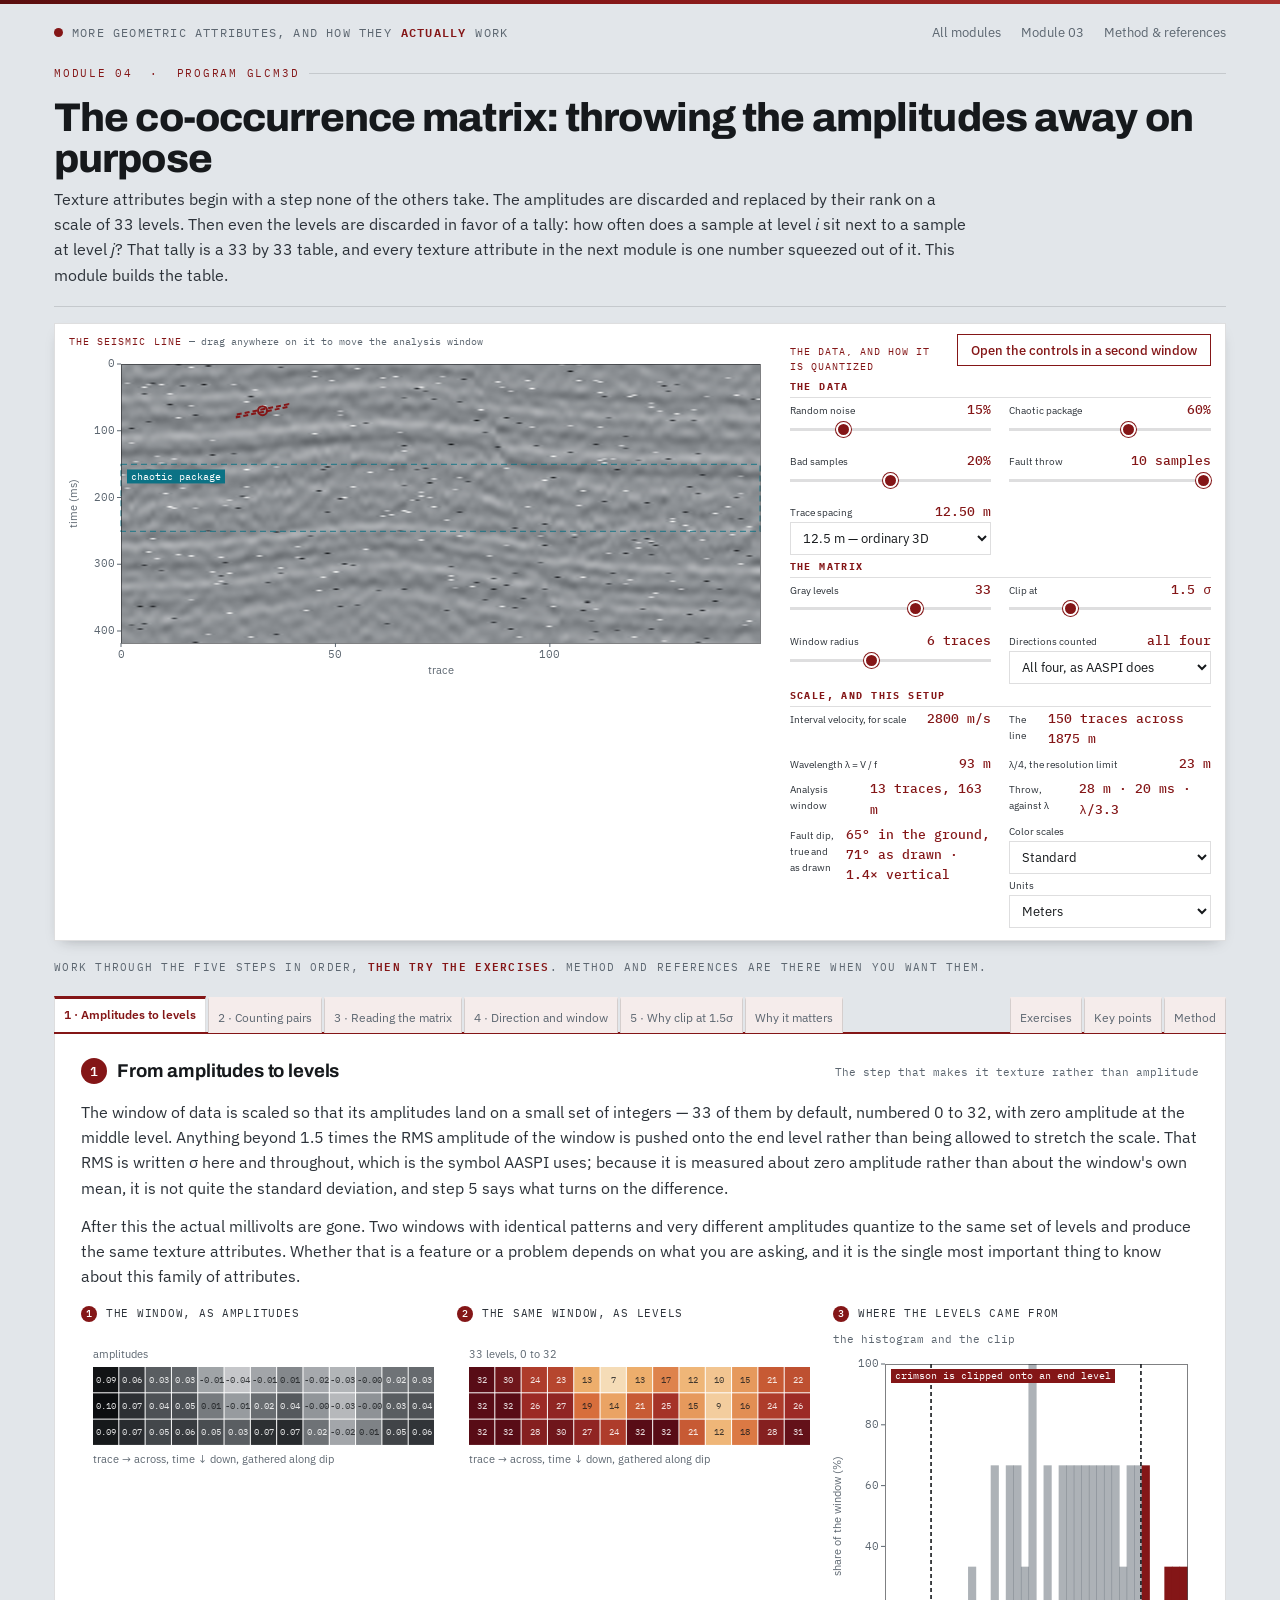
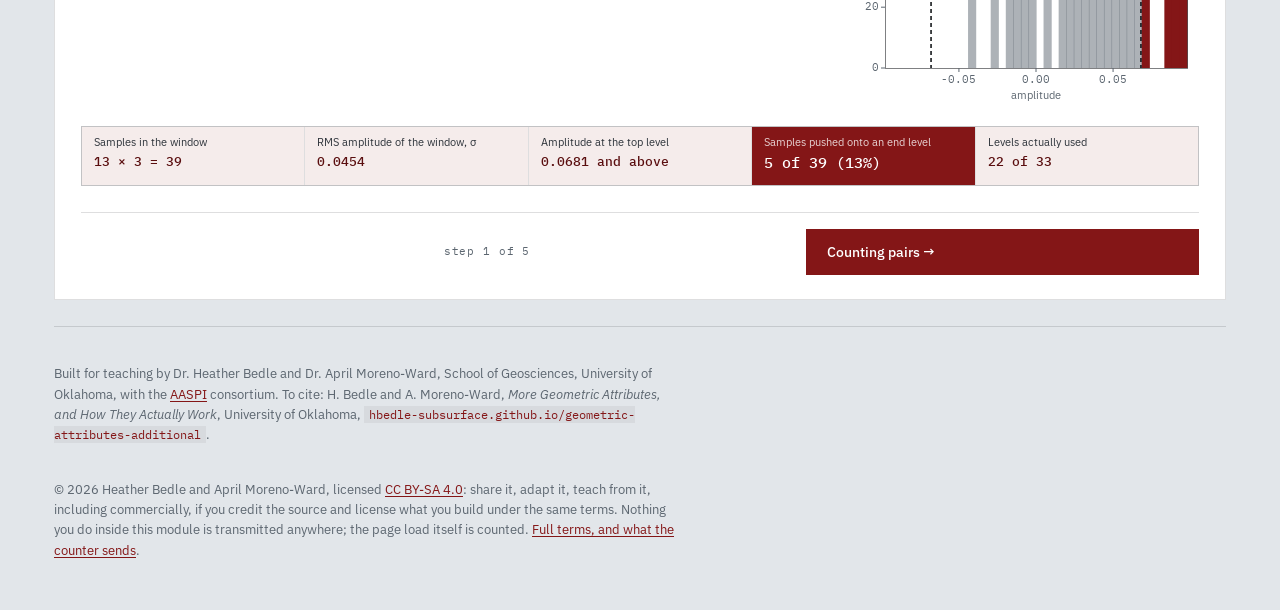
<file: modules/glcm.html>
<!DOCTYPE html>
<html lang="en">
<head>
<meta charset="utf-8">
<meta name="viewport" content="width=device-width, initial-scale=1">
<title>The co-occurrence matrix | More Geometric Attributes</title>
<meta name="description" content="How a gray-level co-occurrence matrix is built from seismic data: quantizing amplitudes to levels, clipping at 1.5 times the window RMS, counting neighboring pairs in four directions, and reading the matrix that results.">
<link rel="preconnect" href="https://fonts.googleapis.com">
<link rel="preconnect" href="https://fonts.gstatic.com" crossorigin>
<link href="https://fonts.googleapis.com/css2?family=Archivo:wght@600;700;800&family=IBM+Plex+Mono:wght@400;500&family=IBM+Plex+Sans:wght@400;500;600&display=swap" rel="stylesheet">
<link rel="stylesheet" href="../assets/style.css">
<link rel="license" href="https://creativecommons.org/licenses/by-sa/4.0/">
</head>
<body>

<div class="wrap">
  <header class="masthead">
    <a class="brand" href="../index.html"><span class="dot"></span>More geometric attributes, and how they <b>actually</b> work</a>
    <nav>
      <a href="../index.html">All modules</a>
      <a href="disorder.html">Module 03</a>
      <a href="#tabs" data-tab="pm">Method &amp; references</a>
    </nav>
  </header>

  <div class="mod-head">
    <p class="eyebrow">Module 04 &nbsp;·&nbsp; Program glcm3d</p>
    <h1>The co-occurrence matrix: throwing the amplitudes away on purpose</h1>
    <p class="sub">Texture attributes begin with a step none of the others take. The amplitudes are
      discarded and replaced by their rank on a scale of 33 levels. Then even the levels are discarded in
      favor of a tally: how often does a sample at level <i>i</i> sit next to a sample at level <i>j</i>?
      That tally is a 33 by 33 table, and every texture attribute in the next module is one number squeezed
      out of it. This module builds the table.</p>
  </div>

  <div class="labhead">
    <div class="labgrid">
      <div>
        <p class="cap">The seismic line <span>&mdash; drag anywhere on it to move the analysis window</span></p>
        <canvas id="cSec" aria-label="Vertical seismic section with the texture analysis window drawn on it"></canvas>
      </div>
      <div>
        <p class="cap">The data, and how it is quantized</p>
        <div class="controls">
          <div class="ctl-col">
            <h2>The data</h2>
            <div class="ctl">
              <label for="noise">Random noise <span class="val" id="noiseV">15%</span></label>
              <input type="range" data-key="noise" id="noise" min="0" max="60" step="5" value="15">
            </div>
            <div class="ctl">
              <label for="chaos">Chaotic package <span class="val" id="chaosV">60%</span></label>
              <input type="range" data-key="chaos" id="chaos" min="0" max="100" step="10" value="60">
            </div>
            <div class="ctl">
              <label for="spike">Bad samples <span class="val" id="spikeV">20%</span></label>
              <input type="range" data-key="spike" id="spike" min="0" max="40" step="5" value="20">
            </div>
            <div class="ctl">
              <label for="thr">Fault throw <span class="val" id="thrV">10 samples</span></label>
              <input type="range" data-key="thr" id="thr" min="0" max="10" step="1" value="10">
            </div>
            <div class="ctl">
              <label for="bin">Trace spacing <span class="val" id="binV">12.5 m</span></label>
              <select data-key="bin" id="bin">
                <option value="6.25">6.25 m &mdash; dense 3D</option>
                <option value="12.5" selected>12.5 m &mdash; ordinary 3D</option>
                <option value="25">25 m &mdash; coarse 3D</option>
                <option value="50">50 m &mdash; old 2D line</option>
              </select>
            </div>
          </div>
          <div class="ctl-col">
            <h2>The matrix</h2>
            <div class="ctl">
              <label for="lev">Gray levels <span class="val" id="levV">33</span></label>
              <input type="range" data-key="lev" id="lev" min="5" max="49" step="4" value="33">
            </div>
            <div class="ctl">
              <label for="clip">Clip at <span class="val" id="clipV">1.5 σ</span></label>
              <input type="range" data-key="clip" id="clip" min="5" max="40" step="5" value="15">
            </div>
            <div class="ctl">
              <label for="half">Window radius <span class="val" id="halfV">6 traces</span></label>
              <input type="range" data-key="half" id="half" min="2" max="12" step="1" value="6">
            </div>
            <div class="ctl">
              <label for="dirs">Directions counted <span class="val" id="dirsV">all four</span></label>
              <select data-key="dirs" id="dirs">
                <option value="0">East only</option>
                <option value="1">Northeast only</option>
                <option value="2">North only</option>
                <option value="3">Northwest only</option>
                <option value="4" selected>All four, as AASPI does</option>
              </select>
            </div>
          </div>
          <div class="ctl-col">
            <h2>Scale, and this setup</h2>
            <div class="ctl"><label>Interval velocity, for scale <span class="val" id="pVel">&mdash;</span></label></div>
            <div class="ctl"><label>The line <span class="val" id="nxV">&mdash;</span></label></div>
            <div class="ctl"><label>Wavelength &lambda; = V / f <span class="val" id="pLam">&mdash;</span></label></div>
            <div class="ctl"><label>&lambda;/4, the resolution limit <span class="val" id="pQ">&mdash;</span></label></div>
            <div class="ctl"><label>Analysis window <span class="val" id="pWin">&mdash;</span></label></div>
            <div class="ctl"><label>Throw, against &lambda; <span class="val" id="pThr">&mdash;</span></label></div>
            <div class="ctl"><label>Fault dip, true and as drawn
              <span class="val" id="pDip">&mdash;</span></label></div>
            <div id="utilbar"></div>
          </div>
        </div>
      </div>
    </div>
  </div>

  <p class="tabhint">Work through the five steps in order, <b>then try the exercises</b>.
    Method and references are there when you want them.</p>
  <nav class="tabs" id="tabs" role="tablist" aria-label="Module steps">
    <button role="tab" data-tab="p1" aria-selected="false">1 · Amplitudes to levels</button>
    <button role="tab" data-tab="p2" aria-selected="false">2 · Counting pairs</button>
    <button role="tab" data-tab="p3" aria-selected="false">3 · Reading the matrix</button>
    <button role="tab" data-tab="p4" aria-selected="false">4 · Direction and window</button>
    <button role="tab" data-tab="p5" aria-selected="false">5 · Why clip at 1.5σ</button>
    <button role="tab" data-tab="pw" aria-selected="false">Why it matters</button>
    <span class="gap"></span>
    <button role="tab" data-tab="pe" aria-selected="false">Exercises</button>
    <button role="tab" data-tab="pk" aria-selected="false">Key points</button>
    <button role="tab" data-tab="pm" aria-selected="false">Method</button>
  </nav>

  <!-- ================================ 1 ================================ -->
  <section class="tabpane" id="p1" role="tabpanel" hidden>
    <div class="plot-head" style="margin-bottom:14px">
      <h3><span class="stepno">1</span>From amplitudes to levels</h3>
      <span class="hint">The step that makes it texture rather than amplitude</span>
    </div>
    <p class="lede">The window of data is scaled so that its amplitudes land on a small set of integers —
      33 of them by default, numbered 0 to 32, with zero amplitude at the middle level. Anything beyond
      1.5 times the RMS amplitude of the window is pushed onto the end level rather than being allowed to
      stretch the scale. That RMS is written σ here and throughout, which is the symbol AASPI uses;
      because it is measured about zero amplitude rather than about the window's own mean, it is not quite
      the standard deviation, and step 5 says what turns on the difference.</p>
    <p class="lede">After this the actual millivolts are gone. Two windows with identical patterns and very
      different amplitudes quantize to the same set of levels and produce the same texture attributes.
      Whether that is a feature or a problem depends on what you are asking, and it is the single most
      important thing to know about this family of attributes.</p>

    <div class="sec-row" id="row1">
      <div class="panel-col">
        <p class="sublabel"><b>1</b> The window, as amplitudes</p>
        <canvas id="c1a" aria-label="The analysis window shown as seismic amplitudes"></canvas>
      </div>
      <div class="panel-col">
        <p class="sublabel"><b>2</b> The same window, as levels</p>
        <canvas id="c1b" aria-label="The same window after quantization to gray levels"></canvas>
      </div>
      <div class="panel-col">
        <p class="sublabel"><b>3</b> Where the levels came from
          <span class="note">the histogram and the clip</span></p>
        <canvas id="c1c" aria-label="Histogram of amplitudes in the window with the clip limits marked"></canvas>
      </div>
    </div>

    <div class="stats">
      <div class="stat"><span>Samples in the window</span><b id="s1a">—</b></div>
      <div class="stat"><span>RMS amplitude of the window, σ</span><b id="s1b">—</b></div>
      <div class="stat"><span>Amplitude at the top level</span><b id="s1c">—</b></div>
      <div class="stat key"><span>Samples pushed onto an end level</span><b id="s1d">—</b></div>
      <div class="stat"><span>Levels actually used</span><b id="s1e">—</b></div>
    </div>
  </section>

  <!-- ================================ 2 ================================ -->
  <section class="tabpane" id="p2" role="tabpanel" hidden>
    <div class="plot-head" style="margin-bottom:14px">
      <h3><span class="stepno">2</span>Counting who sits next to whom</h3>
      <span class="hint">Every neighboring pair, tallied into a table</span>
    </div>
    <p class="lede">Walk over the quantized window. At every sample, look at its neighbor in a chosen
      direction, read off the two levels <i>i</i> and <i>j</i>, and add one to the box at row <i>i</i>,
      column <i>j</i> of a table. Repeat for every sample and every direction. Divide the finished table by
      the total count so it sums to one, and that table is the gray-level co-occurrence matrix.</p>
    <p class="lede">The matrix is symmetric, because each pair is counted both ways round. It is also almost
      entirely empty. A 33-level matrix has 1089 boxes, and a small window has only a few hundred pairs to
      put in them. Which boxes those pairs fall into is what the texture measures read.</p>

    <div class="sec-row" id="row2">
      <div class="panel-col">
        <p class="sublabel"><b>1</b> The levels, with one pair highlighted</p>
        <canvas id="c2a" aria-label="The quantized window with one neighboring pair highlighted"></canvas>
      </div>
      <div class="panel-col">
        <p class="sublabel"><b>2</b> Where that pair lands in the matrix</p>
        <canvas id="c2b" aria-label="The co-occurrence matrix with the highlighted pair's cell marked"></canvas>
      </div>
    </div>

    <div class="stats">
      <div class="stat"><span>Pairs counted</span><b id="s2a">—</b></div>
      <div class="stat"><span>Boxes in the matrix</span><b id="s2b">—</b></div>
      <div class="stat key"><span>Boxes that got anything at all</span><b id="s2c">—</b></div>
      <div class="stat"><span>Busiest box</span><b id="s2d">—</b></div>
    </div>
    <p class="legend prose"><span>Every few seconds a different pair is picked out and drawn on both panels,
      so you can watch the tally being built. The pair being shown is chosen at random from the
      window.</span></p>
  </section>

  <!-- ================================ 3 ================================ -->
  <section class="tabpane" id="p3" role="tabpanel" hidden>
    <div class="plot-head" style="margin-bottom:14px">
      <h3><span class="stepno">3</span>Reading a matrix on sight</h3>
      <span class="hint">Diagonal, spread, and clumps</span>
    </div>
    <p class="lede">Three patterns cover almost every matrix that occurs in practice, and they are what
      the texture measures of the next module summarize.</p>
    <ul style="font-size:14.5px;color:var(--ink-soft);max-width:96ch">
      <li><b>Everything on the diagonal.</b> Neighbors have the same level as each other. That is smooth,
        continuous data — a conformable reflector package.</li>
      <li><b>Spread away from the diagonal.</b> Neighbors differ a lot. That is rough data: noise, a chaotic
        package, or a genuine edge.</li>
      <li><b>A tight clump somewhere.</b> Only a few levels occur at all, so the window is dominated by one
        or two amplitudes. A dim, uniform interval does this.</li>
    </ul>
    <p class="lede">The three windows below are taken from different parts of the same section, and the
      fourth follows wherever you put the analysis point. The first and third are snapped onto a reflector
      on purpose. Quantization scales each window by its own RMS amplitude. So a window sitting in the
      quiet gap between two reflectors is scaled by its own noise, and reports the texture of that noise
      rather than of the geology. That is a property of the attributes themselves rather than of this
      display, and it applies equally to a production texture volume.</p>

    <div class="sec-row" id="row3">
      <div class="panel-col">
        <p class="sublabel"><b>1</b> Conformable package</p>
        <canvas id="c3a" aria-label="Co-occurrence matrix from a conformable part of the section"></canvas>
      </div>
      <div class="panel-col">
        <p class="sublabel"><b>2</b> Chaotic package</p>
        <canvas id="c3b" aria-label="Co-occurrence matrix from the chaotic package"></canvas>
      </div>
      <div class="panel-col">
        <p class="sublabel"><b>3</b> Across the fault</p>
        <canvas id="c3c" aria-label="Co-occurrence matrix from a window straddling the fault"></canvas>
      </div>
      <div class="panel-col">
        <p class="sublabel"><b>4</b> Where you are now</p>
        <canvas id="c3d" aria-label="Co-occurrence matrix at the analysis point"></canvas>
      </div>
    </div>

    <div class="stats">
      <div class="stat"><span>Mean level step, conformable</span><b id="s3a">—</b></div>
      <div class="stat"><span>Mean level step, chaotic</span><b id="s3b">—</b></div>
      <div class="stat"><span>Mean level step, at the fault</span><b id="s3c">—</b></div>
      <div class="stat key"><span>Mean level step, where you are</span><b id="s3d">—</b></div>
    </div>
    <p class="legend prose"><span>The mean level step is the average distance between a sample's level and
      its neighbor's, divided by the full scale. It runs from 0 for a matrix entirely on the diagonal to 1
      for one entirely in the corners. It is the simplest summary the matrix admits, and it already
      separates the three windows, which indicates that the eight measures of the next module are not
      eight independent pieces of information.</span></p>
  </section>

  <!-- ================================ 4 ================================ -->
  <section class="tabpane" id="p4" role="tabpanel" hidden>
    <div class="plot-head" style="margin-bottom:14px">
      <h3><span class="stepno">4</span>Which neighbor, and how many</h3>
      <span class="hint">Direction, window size, and structural dip</span>
    </div>
    <p class="lede">"The neighbor" is not one thing. East is the trace beside you at the same level; north
      is the sample above; northeast and northwest are the diagonals. A single direction makes the matrix
      sensitive to features that run one way, which is useful where the orientation of interest is known,
      and misleading if you do not. AASPI counts all four and adds them, so the answer does not depend on
      how the survey happens to be oriented.</p>
    <p class="lede">Window size trades detail for reliability in the usual way, with one extra twist that
      matters here. A 33 by 33 matrix has 1089 boxes, and a window of 13 traces by 3 samples supplies only
      a couple of hundred entries to spread across them. Most boxes are empty not because that combination
      cannot happen but because there were not enough pairs to find out. Attributes computed on a sparse
      matrix are noisy, and entropy in particular is badly biased by it.</p>
    <p class="lede">Entries rather than pairs, because each neighboring pair is counted twice — once at
      box (i, j) and once at box (j, i), which is what makes the matrix symmetric. The readout below
      counts entries, so it is twice the number of distinct neighboring pairs the window holds.</p>

    <div class="sec-row" id="row4">
      <div class="panel-col">
        <p class="sublabel"><b>1</b> One direction at a time <span class="note">four matrices</span></p>
        <canvas id="c4a" aria-label="Co-occurrence matrices for each of the four directions separately"></canvas>
      </div>
      <div class="panel-col">
        <p class="sublabel"><b>2</b> How full the matrix is
          <span class="note">against window size</span></p>
        <canvas id="c4b" aria-label="Fraction of matrix boxes occupied as the window grows"></canvas>
      </div>
    </div>

    <p class="lede" style="margin-top:12px">The window does not stay level. As everywhere else in this set,
      it is gathered along structural dip, so that a dipping conformable package
      quantizes to a set of near-identical rows rather than to a staircase. Without that step the matrix
      would report structure as texture, which is the same failure disorder has in module 03 when steering
      is switched off.</p>

    <div class="stats">
      <div class="stat"><span>Entries this window size supplies</span><b id="s4a">—</b></div>
      <div class="stat"><span>Boxes in the matrix</span><b id="s4b">—</b></div>
      <div class="stat key"><span>Fraction of boxes that are occupied</span><b id="s4c">—</b></div>
      <div class="stat wide"><span>Is the matrix well enough sampled?</span><b id="s4d">—</b></div>
    </div>
  </section>

  <!-- ================================ 5 ================================ -->
  <section class="tabpane" id="p5" role="tabpanel" hidden>
    <div class="plot-head" style="margin-bottom:14px">
      <h3><span class="stepno">5</span>Why the data are clipped first</h3>
      <span class="hint">One bright sample, and 33 levels to spend</span>
    </div>
    <p class="lede">Quantization has a fixed budget of levels and has to decide what range to spend them on.
      If the range is set by the largest sample in the window, then a single bright spike takes the top
      level and every ordinary sample is squeezed into the few levels near the middle. The matrix collapses
      onto a small clump, the texture measures all report "uniform", and the window looks featureless
      because of one sample.</p>
    <p class="lede">Clipping at a fixed multiple of the window's own RMS amplitude fixes this. AASPI's
      default is 1.5σ. On a window whose amplitudes average out to zero, which is what a window centered
      on a reflector package does, that puts about 87% of a Gaussian distribution inside the range and
      pushes the rest onto the end levels. The outliers are not deleted; they are just prevented from
      setting the scale.</p>
    <p class="lede">σ here is the RMS amplitude of the window, taken about zero rather than about the
      window's own mean, and that is a deliberate choice rather than a shorthand. Seismic amplitude is
      signed and its zero means something, so the scale is centered on zero amplitude and level
      (L&minus;1)/2 is the sample that is neither a peak nor a trough. A standard deviation would center
      the scale on whatever the window happened to average, which moves as the window slides up and down
      the wavelet. The two agree when the window averages to zero and separate when it does not: on this
      module's own section the standard deviation of a window runs between about a sixth and all of its
      RMS, depending on where the window sits.</p>
    <p class="lede">The <b>bad samples</b> slider adds isolated wild values to the data, which is what gives
      the clip something to protect against. Turn it to zero and the two matrices below become nearly
      identical. The clip changes the result only when the window contains an outlier.</p>

    <div class="sec-row" id="row5">
      <div class="panel-col">
        <p class="sublabel"><b>1</b> Clipped at the current setting</p>
        <canvas id="c5a" aria-label="Matrix computed with the current clip setting"></canvas>
      </div>
      <div class="panel-col">
        <p class="sublabel"><b>2</b> Scaled by the largest sample instead
          <span class="note">no clip at all</span></p>
        <canvas id="c5b" aria-label="Matrix computed with no clipping, scaled to the largest sample"></canvas>
      </div>
      <div class="panel-col">
        <p class="sublabel"><b>3</b> Levels used, against the clip
          <span class="note">move the clip slider</span></p>
        <canvas id="c5c" aria-label="Number of levels used as a function of the clip threshold"></canvas>
      </div>
    </div>

    <div class="stats">
      <div class="stat"><span>Largest sample in the window</span><b id="s5e">—</b></div>
      <div class="stat"><span>Levels the bulk of the data spreads over, clipped</span><b id="s5a">—</b></div>
      <div class="stat"><span>Same, scaled by the largest sample</span><b id="s5b">—</b></div>
      <div class="stat"><span>Occupied boxes, clipped against unclipped</span><b id="s5c">—</b></div>
      <div class="stat key wide"><span>What the clip is buying here</span><b id="s5d">—</b></div>
    </div>
  </section>

  <!-- ============================ WHY IT MATTERS ========================= -->
  <section class="tabpane" id="pw" role="tabpanel" hidden>
    <p class="lede">The co-occurrence matrix is not an attribute you would ever display. It is the
      intermediate object that decides what the texture attributes can possibly say.</p>
    <ul style="font-size:14.5px;color:var(--ink-soft);max-width:96ch">
      <li><b>Discarding the amplitudes is both the mechanism and the limitation.</b> Texture attributes
        describe pattern independently of brightness, which is what lets them separate two facies of
        similar amplitude. It also means a bright sand and a dim sand with the same internal pattern are
        identical to these attributes. Where amplitude is the discriminator, this family removes it before
        the measurement begins.</li>
      <li><b>The matrix is what you are really choosing when you set the parameters.</b> Levels, clip and
        window size are not cosmetic. They determine how sparse the matrix is, and every attribute in module
        05 inherits that sparsity.</li>
      <li><b>These attributes were designed as classifier input.</b> The AASPI documentation states that
        the images are fuzzy and not very useful for human interpretation, and that their purpose is to be
        input to clustering: self-organizing maps, generative topographic mapping, neural networks and
        random forests. The visual quality of a GLCM section is not the criterion these attributes are
        built to satisfy.</li>
      <li><b>Parameter consistency matters more than parameter optimality.</b> Since the attributes go into
        a classifier, what breaks the classifier is computing them with different settings on different
        parts of the survey, not choosing 25 levels rather than 33.</li>
      <li><b>The Hilbert transform term removes the phase dependence.</b> AASPI computes the matrix on the
        data and on its Hilbert transform and adds them, which removes the dependence on where the analysis
        window happens to sit on the wavelet. It is the same device, for the same reason, as in the
        principal component filter of module 01.</li>
    </ul>
  </section>

  <!-- ============================== EXERCISES ============================ -->
  <section class="tabpane" id="pe" role="tabpanel" hidden>
    <div class="tryit" style="max-width:none">
      <h3>Try this</h3>
      <ol>
        <li><b>Make the matrix collapse onto its diagonal.</b> <em>Why bother: it shows what homogeneous means as a matrix rather than as a word.</em> Set the noise and the chaotic package to
          zero, then put the analysis point in the conformable section above the chaotic package.
          <details class="reveal"><summary>Hint</summary><span class="ans">Nearly all the weight lands on or
            beside the diagonal, because neighbors along a dipping smooth reflector have almost the same
            level. That is what a texture attribute means by "homogeneous", and it is why homogeneity and
            coherence produce such similar-looking maps despite being computed in completely different
            ways.</span></details></li>
        <li><b>Make the matrix too sparse to use.</b> <em>Why bother: a sparse matrix gives attribute values that move for no geological reason, and this is how to recognize that happening.</em> In step 4, set the gray levels to 49 and the window radius to 2.
          <details class="reveal"><summary>Hint</summary><span class="ans">Around one box in fifty is occupied.
            There are 2401 of them at 49 levels, and a five-trace window three samples tall supplies only 76
            entries to fill them with, which is 38 neighboring pairs counted both ways round. Any attribute computed from that matrix is mostly
            reporting which boxes happened to get a pair, which changes from sample to sample for no
            geological reason. Drop the levels to 5 with the same window and the occupancy rises severalfold; widen
            the window back to 12 traces at 49 levels and it rises again, though not as far. Fewer levels
            is the correct setting on a small window rather than a compromise, and the two parameters have
            to be chosen together.</span></details></li>
        <li><b>See what a single direction misses.</b> <em>Why bother: direction is a parameter most people leave at its default without knowing what the default excludes.</em> In step 4, switch to "north only" and put the
          analysis point on a steeply dipping flank.
          <details class="reveal"><summary>Hint</summary><span class="ans">The vertical direction crosses
            the wavelet, so it reports large level differences even on a perfectly clean reflector, and the
            matrix spreads. East, along the reflector, does not. A single-direction matrix measures the
            feature and its orientation mixed together, which is exactly what counting all four directions
            and adding avoids.</span></details></li>
        <li><b>Let one spike set the scale.</b> <em>Why bother: quantization is a scaling step, and scaling steps are where a single bad sample does its damage.</em> In step 5, compare the two matrices with the noise slider
          around 40%.
          <details class="reveal"><summary>Hint</summary><span class="ans">At the settings the module opens
            with, the largest sample in the window sits several times the window RMS out, and the bulk of the
            window spreads over roughly twice as many levels with the clip as without it: half the detail is
            given up to accommodate one sample. Set the bad samples slider to zero and the difference
            disappears, because there is no longer an outlier to protect against. Protecting the scale
            from outliers is the function of the parameter.</span></details></li>
        <li><b>Find the setting where clipping stops helping.</b> <em>Why bother: the 1.5σ clip is a default, and a default is worth testing at least once.</em> In step 5, drag the clip slider from
          0.5σ up to 4σ and watch the levels-used curve.
          <details class="reveal"><summary>Hint</summary><span class="ans">Very tight clipping pushes most
            of the window onto the two end levels, which destroys the detail you were trying to measure.
            Very loose clipping is the same as not clipping at all. The curve has a broad flat top, and
            1.5σ sits on it. The default rests on that flat region rather than on a
            derivation.</span></details></li>
              <li><b>Quantize an offset too small to see.</b> <em>Why bother: the matrix is built from ranks
          within a window, and ranks change before steps do.</em> Set the fault throw to 4 samples —
          roughly &lambda;/8 on the scale panel — with noise and bad samples at zero, then put the
          analysis window on the fault plane and compare its matrix against one from the conformable
          section above.
          <details class="reveal"><summary>Hint</summary><span class="ans">The matrix at the plane is
            already broader than the conformable one. The window straddling the fault contains two versions
            of the same reflection package a few samples apart, so neighboring samples are less alike than
            they are anywhere else, and the pair counts move off the diagonal. Nothing about that requires
            the offset to be large enough to see. It requires only that the two sides differ, which they do
            from the first sample of throw.</span></details></li>
        <li><b>Change the survey, not the geology.</b> <em>Why bother: a window counted in traces is not a
          fixed size on the ground.</em> Leave everything alone and move the trace spacing from 12.5 m to
          50 m. The rocks do not change: the same section is resampled onto fewer traces across the same
          1875 m of line. Watch the window footprint in the scale panel, and watch the matrix.
          <details class="reveal"><summary>Hint</summary><span class="ans">At a radius of six traces the
            window covers 163 m on a 12.5 m survey and 650 m on a 50 m one, so the same parameter is asking
            a question about a feature the size of a sand body in the first case and about something the
            size of a small field in the second. The matrix broadens, because a wider window on the same
            geology spans more structure, and the attribute values move without any change in the rock. A
            window radius is a number of traces in the software and a distance in the ground, and only the
            second one has any geological meaning. This is also why attribute parameters do not transfer
            between surveys unchanged.</span></details></li>
</ol>
    </div>
  </section>

  <!-- ============================= KEY POINTS ============================ -->
  <section class="tabpane" id="pk" role="tabpanel" hidden>
    <div class="takeaway" style="max-width:none">
      <h3>The main points</h3>
      <ul>
        <li><b>Quantization throws the amplitudes away.</b> What survives is rank within the local window,
          on a scale of 33 levels by default.</li>
        <li><b>The clip stops one sample from setting the scale.</b> 1.5σ is the AASPI default and it keeps
          most of a Gaussian inside the range.</li>
        <li><b>The matrix counts neighboring pairs, not samples.</b> Box (i, j) holds how often a sample at
          level i sat beside one at level j.</li>
        <li><b>Four directions are counted and added.</b> That makes the result independent of how the
          feature is oriented.</li>
        <li><b>On the diagonal means smooth; spread means rough; a clump means uniform.</b> Those three
          readings cover most of what the matrix ever says.</li>
        <li><b>The matrix is nearly always sparse.</b> A thousand boxes and a few hundred pairs, which is
          why levels and window size have to be chosen together.</li>
        <li><b>The matrix itself is not displayed.</b> It is reduced to the numbers of module 05.</li>
      </ul>
    </div>
  </section>

  <!-- =============================== METHOD ============================== -->
  <section class="tabpane" id="pm" role="tabpanel" hidden>
    <details class="notes" open>
      <summary>Method, sources, and what has been simplified</summary>
      <p>The model is the section used in module 03: conformable packages above and below a middle package
        that can be made chaotic, with an optional normal fault and band-limited random noise. Dip comes
        from the semblance scan of the first module set, and the analysis window is gathered along it with
        linear interpolation.</p>
      <p><b>Quantization</b> follows the AASPI description. A scale σ is computed for the window and
        the range is set to plus and minus the clip factor times σ. The amplitudes are then mapped
        linearly onto the integers 0 to L&minus;1, with zero amplitude at the middle level. Anything
        outside the range is assigned the end level rather than discarded. <b>σ here is the RMS
        amplitude of the window, taken about zero rather than about the window's own mean.</b> That keeps
        the scale centered on zero amplitude, which is what puts a sample that is neither peak nor trough
        at the middle level; a standard deviation would center it on whatever the window averaged to. The
        two coincide on a window that averages to zero. Where they do not, they can differ by a good deal:
        measured over this module's own section, the standard deviation of a window runs between about a
        sixth and all of its RMS. If a production volume is quantized against the standard deviation
        instead, this is the step to look at first when the numbers do not match. <b>The
        matrix</b> counts every neighboring pair in the chosen directions, adds each pair in both
        orientations so that the result is symmetric, and divides by the total count.</p>
      <p><b>Where this departs from AASPI.</b> Two dimensions rather than three, so the four directions are
        the four in a section rather than the larger set available in a 3D window, and there is no crossline
        window radius. AASPI computes the matrix on the data <em>and</em> on its Hilbert transform and adds
        the two, weighting each one-sample-thick slice within the analysis window by its RMS amplitude.
        The module computes the data matrix alone, which keeps the displays legible. Module 05 shows what
        the Hilbert term changes. The vertical window here is three samples, matching the AASPI
        default of one sample interval either side.</p>
      <p>Every number quoted on this page is measured from the running page. The matrices at 33 levels are
        computed at the analysis point only; the whole-section maps in module 05 use fewer levels for
        speed, and that difference is stated there.</p>
            <p><b>Where the meters come from.</b> The quantization and the matrix are computed in samples and
        traces. The scale panel converts them for display only, at an assumed interval velocity of
        2800 m/s and an assumed trace spacing of 12.5 m. The conversion is worth having because window
        size is the parameter students set most carelessly, and thirteen traces sounds small while the
        163 m it corresponds to is larger than most of what people run texture attributes to find.</p>
      <p><b>The panels are not the same kind of picture.</b> The section shows amplitude. The matrix
        shows how often one quantized level sits beside another, which is a count of pairs and not a
        measurement of the rock at any point. That is the step students find hardest here. Every number
        in the next module is squeezed out of a tally, and a tally has no location inside the window that
        produced it.</p>
      <p><b>What the model leaves out.</b> The chaotic package here is made by scrambling reflector times
        and amplitudes, which produces a plausible texture but not a real one. Genuine mass transport
        deposits, slumps and gas chimneys have internal geometry that a random wobble does not reproduce,
        and their co-occurrence matrices are not as symmetric as the ones on this page. The model also has
        no lateral velocity variation, so nothing here is distorted by the imaging, and on real data some
        of what a texture attribute reports is a property of the processing rather than of the
        rock.</p>
            <p><b>Trace spacing.</b> The line is a fixed 1875 m of ground and the trace count follows from the
        spacing, so changing the spacing resamples the same section rather than generating a new one. The
        window radius stays a number of traces, which is how it is set in the software, and its footprint
        changes accordingly. At the coarsest spacing the widest window would reach past both ends of the
        section, so the radius is capped; that cap is a real property of a coarse survey rather than a
        limitation of the page.</p>
            <p><b>Fault dip, and why the drawn one is steeper.</b> The dip is specified in the ground and
        converted to a slope on the section through the velocity and the bin spacing, so the plane is at
        65&deg; in the rock rather than 65&deg; on the screen. The section is vertically exaggerated, as
        nearly every seismic display is, and the scale panel reports the drawn dip alongside the true one
        so the difference can be seen rather than inferred. Fault dips measured off a section are
        routinely too steep for this reason alone.</p>
      <ul>
        <li>AASPI, <em>Generating texture attributes: Program glcm3d</em>, University of Oklahoma — the
          quantization, the 1.5σ clip, the 33-level default, and the RMS-weighted Hilbert term.</li>
        <li>Haralick, R. M., K. Shanmugam, and I. Dinstein, 1973, Textural features for image
          classification: <em>IEEE Transactions on Systems, Man, and Cybernetics</em>, SMC-3, 610–621.</li>
        <li>Hall-Beyer, M., 2017, <em>GLCM texture: A tutorial</em>, v. 3.0: University of Calgary, PRISM
          repository, <span class="k">hdl.handle.net/1880/51900</span> — the source of the "rough, silky,
          bumpy" description of texture that the AASPI documentation opens with. Versions 1.0 to 2.10
          circulated from 2000 onward at a University of Calgary address that no longer resolves; v. 3.0 is
          the archived copy, and the author asks that the version and date be given.</li>
        <li>Gao, D., 2011, Latest developments in seismic texture analysis for subsurface structure, facies,
          and reservoir characterization: a review: <em>Geophysics</em>, 76, W1–W13.</li>
      </ul>
    </details>
  </section>

  <section class="nextup" id="nextup" hidden>
    <p class="eyebrow">Next up</p>
    <h3><a href="textures.html">05 · The texture measures</a></h3>
    <p>Eight numbers squeezed out of the matrix built in this module, and how few of them are really
      saying different things.</p>
    <a class="btn" href="textures.html">Open module 05 →</a>
    <a class="btn ghost" href="../index.html">All modules</a>
  </section>

  <div class="pager" id="pager" hidden>
    <a class="btn ghost" href="disorder.html">← Module 03: disorder</a>
    <a class="btn" href="textures.html">Next: the texture measures →</a>
  </div>

  <!-- The full license text, the counting note and the AASPI acknowledgment live
       once, in the About section of the landing page. Repeating all of it under
       every module put two hundred words of boilerplate between the reader and
       the next module, six times over. What stays here is what someone who
       arrived on this page directly still needs: who made it, how to cite it,
       what they may do with it, and what the page transmits. -->
  <footer>
    <div class="foot-grid">
      <p class="lic">Built for teaching by Dr. Heather Bedle and Dr. April Moreno-Ward, School of
        Geosciences, University of Oklahoma, with the
        <a href="https://www.ou.edu/mcee/labs/aaspi">AASPI</a> consortium. To cite: H. Bedle and
        A. Moreno-Ward, <i>More Geometric Attributes, and How They Actually Work</i>, University of
        Oklahoma, <span class="k">hbedle-subsurface.github.io/geometric-attributes-additional</span>.</p>
      <p class="lic">&copy; 2026 Heather Bedle and April Moreno-Ward, licensed
        <a rel="license" href="https://creativecommons.org/licenses/by-sa/4.0/">CC BY-SA 4.0</a>: share
        it, adapt it, teach from it, including commercially, if you credit the source and license what
        you build under the same terms. Nothing you do inside this module is transmitted anywhere; the
        page load itself is counted. <a href="../index.html#about">Full terms, and what the counter
        sends</a>.</p>
    </div>
  </footer>
</div>

<script src="../assets/count.js"></script>
<script src="../assets/popout.js"></script>
<script src="../assets/seismic.js"></script>
<script src="../assets/attributes.js"></script>
<script src="../assets/extra.js"></script>
<script src="../assets/lab.js"></script>
<script src="../assets/panelout.js"></script>
<script>
(function () {
  'use strict';
  if (!LAB.guard(['SEIS', 'ATTR', 'EXTRA', 'LAB'])) return;

  const $ = (id) => document.getElementById(id);
  const clamp = LAB.clamp;
  const CRIM = '#841617', SLATE = '#5C6670', TEAL = '#0B7285', INK = '#16191C';

  /* The line is a fixed length of ground. How many traces cross it is an
     acquisition decision, so the trace count follows from the bin spacing
     rather than being fixed. Every window in this module is counted in traces,
     which means the ground each one covers moves when the spacing does, and
     that is the point of exposing it. */
  const WIDTH_M = 1875, NT = 210, DT = 0.002;
  let NX = 150;

  /* The model is built in samples and traces because that is what the
     arithmetic needs. These two numbers are what turn it back into ground: a
     velocity to convert two-way time into thickness, and a bin spacing to
     convert traces into distance along the line. Nothing in the attribute
     calculations uses them. They exist so that a window can be quoted as a
     length, which is the form in which the question "is this window the right
     size?" can actually be answered. */
  const VEL = 2800, BINM_LINE = 12.5, FREQ = 30;
  const FAULT_DIP = 65;          // degrees from horizontal, in the ground
  const P = LAB.physics({ dt: DT, v: VEL, bin: BINM_LINE, freq: FREQ });
  const CHAOS_TOP = 0.36, CHAOS_BOT = 0.60;
  const KHALF = 1;                       // vertical half-window, three samples
  const DIRNAMES = ['east', 'northeast', 'north', 'northwest', 'all four'];

  const DEF = {
    noise: 15, spike: 20, chaos: 60, thr: 10, lev: 33, clip: 15, half: 6, dirs: 4,
    px: 33, pt: 35, tab: 'p1', bin: 12.5,
    seed: 21, units: 'm', cvd: 'standard',
  };
  let S = SEIS.readState(DEF);
  const CAN_LINK = location.protocol !== 'file:';
  const saveState = () => { if (CAN_LINK) { try { SEIS.writeState(S, DEF); } catch (e) { } } };

  /* ============================ model and window ======================= */

  let SEC, DIPG;

  const stage = LAB.stager();

  function recompute() {
    /* The survey geometry has to be settled before anything is built, and it
       is cheap, so it runs every time. A coarse survey puts few traces on the
       line, and the window radius is counted in traces, so at 50 m spacing the
       widest window would reach past both ends of the section. Cap it rather
       than let it wrap: a window that does not fit is a real limit of a coarse
       survey. The analysis point is stored as a trace and has to come back
       inside the line whenever the line gains or loses traces. */
    NX = Math.max(32, Math.round(WIDTH_M / S.bin));
    P.setBin(S.bin);
    const maxHalf = Math.max(2, Math.floor((NX - 6) / 2));
    if (S.half > maxHalf) S.half = maxHalf;
    S.px = clamp(S.px, S.half + 1, NX - S.half - 2);

    stage('model', [S.bin, S.thr, S.seed, S.chaos, S.noise, S.spike], () => {
      SEC = LAB.buildSection({
        nx: NX, nt: NT, dt: DT, freq: 30, vel: VEL, binM: P.bin, faultDipDeg: FAULT_DIP, fold: 22, foldWidth: 0.22,
        throw: S.thr, faultAt: 0.62, seed: S.seed,
        chaos: S.chaos / 100, chaosTop: CHAOS_TOP, chaosBot: CHAOS_BOT,
        noise: S.noise / 100, spike: S.spike / 100,
      });
      DIPG = ATTR.dipField(SEC.f, NX, NT, { decX: 3, decT: 4, half: 2, kHalf: 5, pMax: 6, nP: 41 });
    });
  }


  const dipAt = (ix, it) => ATTR.sampleGrid(DIPG, DIPG.p, ix, it);

  /* The window of amplitudes, gathered along dip. Returned row-major with the
     trace as the fast axis, which is what coOccurrence expects. */
  function windowAt(ix, it, half, kHalf) {
    const nx = 2 * half + 1, ny = 2 * kHalf + 1;
    const out = new Float64Array(nx * ny);
    const p = dipAt(ix, it);
    for (let k = -kHalf; k <= kHalf; k++) {
      for (let j = -half; j <= half; j++) {
        const x = clamp(ix + j, 0, NX - 1);
        const tt = it + k + p * j;
        const i0 = Math.floor(tt), fr = tt - i0;
        const v0 = SEC.f[x * NT + clamp(i0, 0, NT - 1)];
        const v1 = SEC.f[x * NT + clamp(i0 + 1, 0, NT - 1)];
        out[(k + kHalf) * nx + (j + half)] = v0 * (1 - fr) + v1 * fr;
      }
    }
    return { v: out, nx: nx, ny: ny };
  }

  const dirsFor = () => (S.dirs >= 4 ? EXTRA.GLCM_DIRS : [EXTRA.GLCM_DIRS[S.dirs]]);

  function matrixAt(ix, it, opts) {
    const o = opts || {};
    const L = o.L || S.lev;
    const half = o.half === undefined ? S.half : o.half;
    const win = windowAt(ix, it, half, o.kHalf === undefined ? KHALF : o.kHalf);
    const q = EXTRA.quantize(win.v, L, o.clip === undefined ? S.clip / 10 : o.clip);
    const co = EXTRA.coOccurrence(q.levels, win.nx, win.ny, L, o.dirs || dirsFor(), true);
    return { P: co.P, pairs: co.pairs, L: L, win: win, lev: q.levels, sigma: q.sigma };
  }

  /* The average number of levels between a sample and its neighbor, divided by
     the full scale, so the answer does not change when the number of levels
     does. Zero means every neighbor has the same level as its partner and the
     whole matrix sits on the diagonal. This is the crudest summary of the
     matrix there is - it is the dissimilarity measure of module 05, normalized
     - and it already separates the three windows in step 3. */
  function levelStep(m) {
    let s = 0;
    for (let i = 0; i < m.L; i++) {
      for (let j = 0; j < m.L; j++) s += m.P[i * m.L + j] * Math.abs(i - j);
    }
    return s / (m.L - 1);
  }

  function occupied(m) {
    let n = 0;
    for (let k = 0; k < m.P.length; k++) if (m.P[k] > 0) n++;
    return n;
  }

  function levelsUsed(lev) {
    const seen = {};
    let n = 0;
    for (let i = 0; i < lev.length; i++) if (!seen[lev[i]]) { seen[lev[i]] = 1; n++; }
    return n;
  }

  /* How many levels the ordinary data spreads across: the range between the
     10th and 90th percentile of the levels in the window. Counting distinct
     levels would not do, because a window of 39 samples cannot occupy many
     levels however it is scaled; what the clip changes is how far apart the
     bulk of the window is spread, and this measures that directly. */
  function levelSpan(lev) {
    const a = Array.from(lev).sort((x, y) => x - y);
    return a[Math.floor(0.90 * (a.length - 1))] - a[Math.floor(0.10 * (a.length - 1))] + 1;
  }

  /* ============================== drawing ============================== */

  const M = { l: 52, r: 12, t: 10, b: 34 };
  const rect = (w, h, bar) => ({ x: M.l, y: M.t, w: w - M.l - M.r, h: h - M.t - M.b - (bar ? 26 : 0) });

  function secPanel(canvasId, w, h, overlay) {
    const el = $(canvasId);
    if (!el) return null;
    const ctx = SEIS.fitCanvas(el, w, h);
    ctx.clearRect(0, 0, w, h);
    const R = rect(w, h, false);
    SEIS.drawVarDensity(ctx, SEC.f, NX, NT, R, { cmap: SEIS.COLORMAPS.gray, clip: SEC.peak });
    if (overlay) overlay(ctx, R);
    SEIS.frame(ctx, R);
    SEIS.axisBottom(ctx, R, 0, NX - 1, 'trace', (v) => String(Math.round(v)), { ticks: 4 });
    SEIS.axisLeft(ctx, R, 0, (NT - 1) * DT * 1000, 'time (ms)', (v) => String(Math.round(v)), { ticks: 4 });
    return { ctx, R };
  }

  /* One matrix, drawn as a square image with a log-ish stretch so that the
     sparse boxes are visible at all. */
  function drawMatrix(canvasId, m, w, h, title, mark) {
    const el = $(canvasId);
    if (!el) return null;
    const ctx = SEIS.fitCanvas(el, w, h);
    ctx.clearRect(0, 0, w, h);
    const side = Math.min(w - M.l - M.r, h - M.t - M.b - 22);
    const R = { x: M.l, y: M.t + 14, w: side, h: side };
    let pmax = 1e-9;
    for (let k = 0; k < m.P.length; k++) pmax = Math.max(pmax, m.P[k]);
    const cell = side / m.L;
    for (let i = 0; i < m.L; i++) {
      for (let j = 0; j < m.L; j++) {
        const p = m.P[i * m.L + j];
        if (p <= 0) continue;
        const t = Math.pow(p / pmax, 0.45);
        const c = EXTRA.MAPS.matrix(t);
        ctx.fillStyle = 'rgb(' + c[0] + ',' + c[1] + ',' + c[2] + ')';
        ctx.fillRect(R.x + j * cell, R.y + i * cell, Math.max(1, cell), Math.max(1, cell));
      }
    }
    // the diagonal, so the eye has a reference
    ctx.save();
    ctx.strokeStyle = 'rgba(132,22,23,.35)'; ctx.lineWidth = 1; ctx.setLineDash([3, 3]);
    ctx.beginPath(); ctx.moveTo(R.x, R.y); ctx.lineTo(R.x + R.w, R.y + R.h); ctx.stroke();
    ctx.restore();
    if (mark) {
      ctx.save();
      ctx.strokeStyle = CRIM; ctx.lineWidth = 2;
      ctx.strokeRect(R.x + mark[1] * cell - 1, R.y + mark[0] * cell - 1, cell + 2, cell + 2);
      ctx.restore();
    }
    SEIS.frame(ctx, R);
    SEIS.axisBottom(ctx, R, 0, m.L - 1, 'level j', (v) => String(Math.round(v)), { ticks: 3 });
    SEIS.axisLeft(ctx, R, 0, m.L - 1, 'level i', (v) => String(Math.round(v)), { ticks: 3 });
    if (title) SEIS.tag(ctx, R.x, M.t + 8, title, SLATE);
    return { ctx, R, cell };
  }

  function windowOutlineOn(ctx, R, ix, it, half) {
    LAB.windowOutline(ctx, R, NX, NT, ix, it, dipAt(ix, it), half, KHALF, CRIM);
    const x = R.x + (ix / (NX - 1)) * R.w, y = R.y + (it / (NT - 1)) * R.h;
    LAB.marker(ctx, x, y, CRIM, 4.5);
  }


  /* The header panel is the one a reader looks at first and the one they would
     measure a dip off, so the exaggeration is reported for that panel rather
     than for an average of all of them. */
  function dipReadout() {
    const el = $('cSec');
    if (!el) return;
    const w = LAB.panelWidth(el, 320);
    const h = Math.max(200, Math.round(w * 0.46));
    const R = rect(w, h, false);
    const drawn = P.drawnDip(FAULT_DIP, R, NX, NT);
    LAB.put('pDip', S.thr === 0 ? 'no fault'
      : FAULT_DIP + '\u00b0 in the ground, ' + drawn.toFixed(0)
        + '\u00b0 as drawn  \u00b7  ' + P.exaggeration(R, NX, NT).toFixed(1) + '\u00d7 vertical');
  }

  function drawHeader() {
    const el = $('cSec');
    if (!el) return;
    const w = LAB.panelWidth(el, 320);
    secPanel('cSec', w, Math.max(210, Math.round(w * 0.46)), (ctx, R) => {
      const y0 = R.y + CHAOS_TOP * R.h, y1 = R.y + CHAOS_BOT * R.h;
      ctx.save();
      ctx.strokeStyle = 'rgba(11,114,133,.7)'; ctx.lineWidth = 1.3; ctx.setLineDash([6, 4]);
      ctx.strokeRect(R.x, y0, R.w, y1 - y0);
      ctx.restore();
      SEIS.tag(ctx, R.x + 6, y0 + 12, 'chaotic package', TEAL);
      windowOutlineOn(ctx, R, S.px, S.pt, S.half);
    });
  }

  /* Draw a small grid of values, either amplitudes or levels. */
  function gridOfValues(canvasId, win, get, w, h, label, mark, colorOf) {
    const el = $(canvasId);
    if (!el) return null;
    const ctx = SEIS.fitCanvas(el, w, h);
    ctx.clearRect(0, 0, w, h);
    const cw = (w - 24) / win.nx, ch = Math.min(cw, (h - 44) / win.ny);
    const x0 = 12, y0 = 26;
    const showText = cw > 22 && ch > 16;
    for (let k = 0; k < win.ny; k++) {
      for (let j = 0; j < win.nx; j++) {
        const c = colorOf(j, k);
        ctx.fillStyle = 'rgb(' + c[0] + ',' + c[1] + ',' + c[2] + ')';
        ctx.fillRect(x0 + j * cw, y0 + k * ch, Math.max(1, cw - 1), Math.max(1, ch - 1));
        if (showText) {
          ctx.save();
          ctx.font = '9px "IBM Plex Mono", monospace';
          ctx.fillStyle = (c[0] + c[1] + c[2]) / 3 < 120 ? 'rgba(255,255,255,.85)' : 'rgba(22,25,28,.8)';
          ctx.textAlign = 'center'; ctx.textBaseline = 'middle';
          ctx.fillText(get(j, k), x0 + j * cw + cw / 2, y0 + k * ch + ch / 2);
          ctx.restore();
        }
      }
    }
    if (mark) {
      ctx.save();
      ctx.strokeStyle = CRIM; ctx.lineWidth = 2.2;
      mark.forEach((m) => {
        ctx.strokeRect(x0 + m[0] * cw - 1, y0 + m[1] * ch - 1, cw + 1, ch + 1);
      });
      if (mark.length === 2) {
        ctx.beginPath();
        ctx.moveTo(x0 + (mark[0][0] + 0.5) * cw, y0 + (mark[0][1] + 0.5) * ch);
        ctx.lineTo(x0 + (mark[1][0] + 0.5) * cw, y0 + (mark[1][1] + 0.5) * ch);
        ctx.stroke();
      }
      ctx.restore();
    }
    ctx.save();
    ctx.font = '11px "IBM Plex Sans", sans-serif'; ctx.fillStyle = SLATE;
    ctx.textAlign = 'left'; ctx.textBaseline = 'bottom';
    ctx.fillText(label, x0, y0 - 7);
    ctx.textBaseline = 'top';
    ctx.fillText('trace \u2192 across, time \u2193 down, gathered along dip', x0, y0 + win.ny * ch + 8);
    ctx.restore();
    return ctx;
  }

  /* ------------------------------ step 1 ------------------------------- */

  function draw1() {
    const w = LAB.rowWidth('row1', 3), h = Math.max(215, Math.round(w * 0.95));
    const m = matrixAt(S.px, S.pt);
    const win = m.win;
    let lim = 1e-9;
    for (let i = 0; i < win.v.length; i++) lim = Math.max(lim, Math.abs(win.v[i]));

    gridOfValues('c1a', win, (j, k) => win.v[k * win.nx + j].toFixed(2), w, h,
      'amplitudes', null, (j, k) => SEIS.COLORMAPS.gray(win.v[k * win.nx + j] / lim));
    gridOfValues('c1b', win, (j, k) => String(m.lev[k * win.nx + j]), w, h,
      String(m.L) + ' levels, 0 to ' + (m.L - 1), null,
      (j, k) => EXTRA.MAPS.matrix(m.lev[k * win.nx + j] / (m.L - 1)));

    const el = $('c1c');
    if (el) {
      const ctx = SEIS.fitCanvas(el, w, h);
      ctx.clearRect(0, 0, w, h);
      const R = rect(w, h, false);
      const NB = 40;
      const hist = new Float64Array(NB);
      const edge = lim * 1.02;
      for (let i = 0; i < win.v.length; i++) {
        hist[clamp(Math.floor(((win.v[i] + edge) / (2 * edge)) * NB), 0, NB - 1)]++;
      }
      let hm = 1;
      for (let i = 0; i < NB; i++) hm = Math.max(hm, hist[i]);
      const cut = (S.clip / 10) * m.sigma;
      const bw = R.w / NB;
      for (let i = 0; i < NB; i++) {
        const a = -edge + ((i + 0.5) / NB) * 2 * edge;
        const bh = (hist[i] / hm) * R.h;
        ctx.fillStyle = Math.abs(a) > cut ? CRIM : 'rgba(92,102,112,.5)';
        ctx.fillRect(R.x + i * bw, R.y + R.h - bh, bw + 0.6, bh);
      }
      [-cut, cut].forEach((c) => {
        const x = R.x + ((c + edge) / (2 * edge)) * R.w;
        SEIS.dashedLine(ctx, x, R.y, x, R.y + R.h, INK, [4, 3], 1.6);
      });
      SEIS.frame(ctx, R);
      SEIS.axisBottom(ctx, R, -edge, edge, 'amplitude', (v) => v.toFixed(2), { ticks: 3 });
      SEIS.axisLeft(ctx, R, 0, 100, 'share of the window (%)', (v) => String(Math.round(v)),
        { flip: true, ticks: 4 });
      SEIS.tag(ctx, R.x + 6, R.y + 12, 'crimson is clipped onto an end level', CRIM);
    }

    let nClip = 0;
    for (let i = 0; i < win.v.length; i++) if (Math.abs(win.v[i]) > (S.clip / 10) * m.sigma) nClip++;
    LAB.put('s1a', win.nx + ' \u00d7 ' + win.ny + ' = ' + win.v.length);
    LAB.put('s1b', m.sigma.toFixed(4));
    LAB.put('s1c', ((S.clip / 10) * m.sigma).toFixed(4) + ' and above');
    LAB.put('s1d', nClip + ' of ' + win.v.length
      + '  (' + (100 * nClip / win.v.length).toFixed(0) + '%)');
    LAB.put('s1e', levelsUsed(m.lev) + ' of ' + m.L);
  }

  /* ------------------------------ step 2 ------------------------------- */

  let pairTick = 0;
  function draw2() {
    const w = LAB.rowWidth('row2', 2), h = Math.max(230, Math.round(w * 0.82));
    const m = matrixAt(S.px, S.pt);
    const win = m.win;
    const dirs = dirsFor();

    // pick one pair to highlight, cycling slowly so the tally is watchable
    const d = dirs[pairTick % dirs.length];
    const cells = [];
    for (let k = 0; k < win.ny; k++) {
      for (let j = 0; j < win.nx; j++) {
        const J = j + d.dx, K = k + d.dy;
        if (J < 0 || J >= win.nx || K < 0 || K >= win.ny) continue;
        cells.push([j, k, J, K]);
      }
    }
    const pick = cells.length ? cells[(pairTick * 7) % cells.length] : null;
    let mark = null, cell = null;
    if (pick) {
      mark = [[pick[0], pick[1]], [pick[2], pick[3]]];
      cell = [m.lev[pick[1] * win.nx + pick[0]], m.lev[pick[3] * win.nx + pick[2]]];
    }

    gridOfValues('c2a', win, (j, k) => String(m.lev[k * win.nx + j]), w, h,
      'levels, and one ' + d.name + ' pair', mark,
      (j, k) => EXTRA.MAPS.matrix(m.lev[k * win.nx + j] / (m.L - 1)));
    drawMatrix('c2b', m, w, h,
      cell ? 'this pair lands in box (' + cell[0] + ', ' + cell[1] + ')' : '', cell);

    let busy = 0, bi = 0, bj = 0;
    for (let i = 0; i < m.L; i++) {
      for (let j = 0; j < m.L; j++) {
        if (m.P[i * m.L + j] > busy) { busy = m.P[i * m.L + j]; bi = i; bj = j; }
      }
    }
    LAB.put('s2a', m.pairs + '  (' + DIRNAMES[S.dirs] + ', each counted both ways)');
    LAB.put('s2b', m.L + ' \u00d7 ' + m.L + ' = ' + (m.L * m.L));
    LAB.put('s2c', occupied(m) + '  (' + (100 * occupied(m) / (m.L * m.L)).toFixed(1) + '%)');
    LAB.put('s2d', '(' + bi + ', ' + bj + ') holds ' + (100 * busy).toFixed(1) + '% of the total');
  }

  /* ------------------------------ step 3 ------------------------------- */

  /* The comparison windows of step 3. Quantization scales every window by its
     own RMS amplitude, so a window sitting between two reflectors is
     scaled by its own noise and reports the texture of that noise. The two
     conformable windows are therefore snapped onto a reflector, which is where
     you would put them on real data too. */
  function onHorizon(ix, target) {
    let best = null, bd = 1e9;
    SEC.horizons.forEach((H) => {
      const d = Math.abs(H.t[clamp(ix, 0, NX - 1)] - target);
      if (d < bd) { bd = d; best = H; }
    });
    return clamp(Math.round(best.t[clamp(ix, 0, NX - 1)]), 6, NT - 7);
  }

  function samplePoints() {
    const qx = Math.round(NX * 0.22);
    // the fault window has to sit where the plane crosses the horizon it is
    // being compared on, which is not the same trace at every depth
    const ft = onHorizon(Math.round(SEC.faultXAt(NT * 0.20)), NT * 0.20);
    const fx = clamp(S.thr > 0 ? Math.round(SEC.faultXAt(ft)) : Math.round(NX * 0.8),
      S.half + 1, NX - S.half - 2);
    return {
      quiet: [qx, onHorizon(qx, NT * 0.20)],
      chaos: [Math.round(NX * 0.30), Math.round((CHAOS_TOP + CHAOS_BOT) / 2 * NT)],
      fault: [fx, onHorizon(fx, NT * 0.20)],
    };
  }

  function draw3() {
    const w = LAB.rowWidth('row3', 4), h = Math.max(200, Math.round(w * 1.15));
    const P = samplePoints();
    const mq = matrixAt(P.quiet[0], P.quiet[1]);
    const mc = matrixAt(P.chaos[0], P.chaos[1]);
    const mf = matrixAt(P.fault[0], P.fault[1]);
    const mh = matrixAt(S.px, S.pt);
    drawMatrix('c3a', mq, w, h, 'trace ' + P.quiet[0], null);
    drawMatrix('c3b', mc, w, h, 'trace ' + P.chaos[0], null);
    drawMatrix('c3c', mf, w, h, S.thr > 0 ? 'trace ' + P.fault[0] : 'no fault \u2014 raise the throw', null);
    drawMatrix('c3d', mh, w, h, 'trace ' + S.px, null);
    LAB.put('s3a', levelStep(mq).toFixed(3));
    LAB.put('s3b', levelStep(mc).toFixed(3));
    LAB.put('s3c', levelStep(mf).toFixed(3) + (S.thr === 0 ? '  (no fault in the model)' : ''));
    LAB.put('s3d', levelStep(mh).toFixed(3));
  }

  /* ------------------------------ step 4 ------------------------------- */

  function draw4() {
    const w = LAB.rowWidth('row4', 2), h = Math.max(230, Math.round(w * 0.8));

    // four matrices, one per direction, drawn into one canvas
    const el = $('c4a');
    if (el) {
      const ctx = SEIS.fitCanvas(el, w, h);
      ctx.clearRect(0, 0, w, h);
      const pad = 12;
      const side = Math.min((w - 3 * pad) / 2, (h - 3 * pad - 18) / 2);
      EXTRA.GLCM_DIRS.forEach((d, n) => {
        const m = matrixAt(S.px, S.pt, { dirs: [d] });
        const cx = pad + (n % 2) * (side + pad);
        const cy = 18 + Math.floor(n / 2) * (side + pad + 12);
        let pmax = 1e-9;
        for (let k = 0; k < m.P.length; k++) pmax = Math.max(pmax, m.P[k]);
        const cell = side / m.L;
        for (let i = 0; i < m.L; i++) {
          for (let j = 0; j < m.L; j++) {
            const p = m.P[i * m.L + j];
            if (p <= 0) continue;
            const c = EXTRA.MAPS.matrix(Math.pow(p / pmax, 0.45));
            ctx.fillStyle = 'rgb(' + c[0] + ',' + c[1] + ',' + c[2] + ')';
            ctx.fillRect(cx + j * cell, cy + i * cell, Math.max(1, cell), Math.max(1, cell));
          }
        }
        ctx.save();
        ctx.strokeStyle = 'rgba(132,22,23,.3)'; ctx.lineWidth = 1; ctx.setLineDash([3, 3]);
        ctx.beginPath(); ctx.moveTo(cx, cy); ctx.lineTo(cx + side, cy + side); ctx.stroke();
        ctx.restore();
        SEIS.frame(ctx, { x: cx, y: cy, w: side, h: side });
        SEIS.tag(ctx, cx, cy - 4, d.name + '  \u00b7  level step ' + levelStep(m).toFixed(3),
          S.dirs === n ? CRIM : SLATE);
      });
    }

    // how full the matrix gets as the window grows
    const el2 = $('c4b');
    if (el2) {
      const ctx = SEIS.fitCanvas(el2, w, h);
      ctx.clearRect(0, 0, w, h);
      const R = rect(w, h, false);
      const halves = [];
      for (let hh = 2; hh <= 12; hh++) halves.push(hh);
      const series = [
        { L: 9, color: TEAL }, { L: 33, color: CRIM }, { L: 49, color: SLATE },
      ];
      series.forEach((se) => {
        ctx.save(); ctx.strokeStyle = se.color; ctx.lineWidth = 2.2; ctx.beginPath();
        halves.forEach((hh, i) => {
          const m = matrixAt(S.px, S.pt, { half: hh, L: se.L });
          const frac = occupied(m) / (se.L * se.L);
          const x = R.x + (i / (halves.length - 1)) * R.w;
          const y = R.y + R.h - clamp(frac, 0, 1) * R.h;
          i === 0 ? ctx.moveTo(x, y) : ctx.lineTo(x, y);
        });
        ctx.stroke(); ctx.restore();
      });
      const xh = R.x + ((S.half - 2) / 10) * R.w;
      SEIS.dashedLine(ctx, xh, R.y, xh, R.y + R.h, INK, [4, 3], 1.4);
      SEIS.frame(ctx, R);
      SEIS.axisBottom(ctx, R, 2, 12, 'window radius (traces)', (v) => String(Math.round(v)), { ticks: 6 });
      SEIS.axisLeft(ctx, R, 0, 100, 'boxes occupied (%)', (v) => String(Math.round(v)),
        { flip: true, ticks: 4 });
      SEIS.tag(ctx, R.x + 8, R.y + 14, '9 levels', TEAL);
      SEIS.tag(ctx, R.x + 8, R.y + 32, '33 levels', CRIM);
      SEIS.tag(ctx, R.x + 8, R.y + 50, '49 levels', SLATE);
    }

    const m = matrixAt(S.px, S.pt);
    const frac = occupied(m) / (m.L * m.L);
    LAB.put('s4a', m.pairs);
    LAB.put('s4b', (m.L * m.L));
    LAB.put('s4c', (100 * frac).toFixed(1) + '%');
    LAB.put('s4d', frac < 0.04
      ? 'No \u2014 almost every box is empty, so the attributes are mostly reporting which pairs happened to occur'
      : frac < 0.12 ? 'Marginally. Fewer levels or a wider window would give the attributes more to work with.'
      : 'Reasonably \u2014 there are enough pairs for the shape of the matrix to mean something');
  }

  /* ------------------------------ step 5 ------------------------------- */

  function draw5() {
    const w = LAB.rowWidth('row5', 3), h = Math.max(215, Math.round(w * 1.05));
    const mClip = matrixAt(S.px, S.pt);
    // "no clip" means letting the largest sample define the top level, which is
    // what a clip of many sigma amounts to
    const win = mClip.win;
    let lim = 1e-9;
    for (let i = 0; i < win.v.length; i++) lim = Math.max(lim, Math.abs(win.v[i]));
    const bigSigma = mClip.sigma > 1e-12 ? lim / mClip.sigma : 10;
    const mRaw = matrixAt(S.px, S.pt, { clip: bigSigma });

    drawMatrix('c5a', mClip, w, h, 'clipped at ' + (S.clip / 10).toFixed(1) + '\u03c3', null);
    drawMatrix('c5b', mRaw, w, h, 'scaled by the largest sample', null);

    const el = $('c5c');
    if (el) {
      const ctx = SEIS.fitCanvas(el, w, h);
      ctx.clearRect(0, 0, w, h);
      const R = rect(w, h, false);
      const clips = [];
      for (let c = 0.5; c <= 4.01; c += 0.25) clips.push(c);
      ctx.save(); ctx.strokeStyle = CRIM; ctx.lineWidth = 2.4; ctx.beginPath();
      clips.forEach((c, i) => {
        const m = matrixAt(S.px, S.pt, { clip: c });
        const used = levelsUsed(m.lev) / m.L;
        const x = R.x + ((c - 0.5) / 3.5) * R.w;
        const y = R.y + R.h - clamp(used, 0, 1) * R.h;
        i === 0 ? ctx.moveTo(x, y) : ctx.lineTo(x, y);
      });
      ctx.stroke(); ctx.restore();
      const xd = R.x + ((1.5 - 0.5) / 3.5) * R.w;
      SEIS.dashedLine(ctx, xd, R.y, xd, R.y + R.h, SLATE, [5, 4], 1.5);
      SEIS.tag(ctx, xd + 3, R.y + 14, 'AASPI default, 1.5\u03c3', SLATE);
      const xh = R.x + ((S.clip / 10 - 0.5) / 3.5) * R.w;
      SEIS.dashedLine(ctx, xh, R.y, xh, R.y + R.h, TEAL, [4, 3], 1.5);
      SEIS.tag(ctx, xh + 3, R.y + 32, 'you are here', TEAL);
      SEIS.frame(ctx, R);
      SEIS.axisBottom(ctx, R, 0.5, 4, 'clip (\u00d7 window RMS)', (v) => v.toFixed(1), { ticks: 4 });
      SEIS.axisLeft(ctx, R, 0, 100, 'levels used (%)', (v) => String(Math.round(v)),
        { flip: true, ticks: 4 });
    }

    const uc = levelSpan(mClip.lev), ur = levelSpan(mRaw.lev);
    LAB.put('s5e', bigSigma.toFixed(2) + ' \u00d7 the window RMS');
    LAB.put('s5a', uc + ' of ' + mClip.L);
    LAB.put('s5b', ur + ' of ' + mRaw.L);
    LAB.put('s5c', occupied(mClip) + ' against ' + occupied(mRaw));
    LAB.put('s5d', bigSigma <= S.clip / 10
      ? 'Nothing \u2014 the clip is already set wider than the largest sample in this window, so it is not '
        + 'clipping anything. Lower it, or raise the bad samples slider.'
      : uc > ur * 1.4
      ? 'A great deal \u2014 the middle of the window spreads over ' + uc
        + ' levels with the clip and only ' + ur + ' without it, so the unclipped matrix is describing '
        + 'one loud sample rather than the window'
      : uc > ur ? 'A little \u2014 the largest sample here is not far enough out to do much damage'
      : 'Nothing here \u2014 no sample in this window is a strong enough outlier to distort the scale. '
        + 'Raise the bad samples slider and look again.');
  }

  /* ============================== plumbing ============================== */

  const PANES = ['p1', 'p2', 'p3', 'p4', 'p5', 'pw', 'pe', 'pk', 'pm'];
  const NAMES = {
    p1: 'Amplitudes to levels', p2: 'Counting pairs', p3: 'Reading the matrix',
    p4: 'Direction and window', p5: 'Why clip at 1.5 sigma',
    pw: 'Why it matters', pe: 'Exercises', pk: 'Key points', pm: 'Method',
  };

  const WINTEXT = () => (2 * S.half + 1) + ' traces, ' + P.len(P.across(2 * S.half + 1));

  /* The scale readout. Throw is reported against the wavelength as well as in
     samples, because a throw of eight samples is a different thing at 15 Hz
     and at 60 Hz, and the fraction is the part that carries over to real
     data. */
  function scaleLabels() {
    P.setUnits(S.units);
    LAB.put('pVel', P.vel());
    LAB.put('pLam', P.len(P.lambda()));
    LAB.put('pQ', P.len(P.quarter()));
    LAB.put('pWin', WINTEXT());
    dipReadout();
    if (typeof S.thr === 'number') {
      LAB.put('pThr', S.thr === 0 ? 'no fault'
        : P.len(P.thick(S.thr)) + '  \u00b7  ' + P.ms(S.thr).toFixed(0) + ' ms  \u00b7  \u03bb/'
          + (P.lambda() / P.thick(S.thr)).toFixed(1));
    }
  }

  function labels() {
    scaleLabels();
    LAB.put('noiseV', S.noise + '%');
    LAB.put('spikeV', S.spike + '%');
    LAB.put('chaosV', S.chaos + '%');
    LAB.put('thrV', S.thr + (S.thr === 1 ? ' sample' : ' samples'));
    LAB.put('levV', String(S.lev));
    LAB.put('clipV', (S.clip / 10).toFixed(1) + ' \u03c3');
    LAB.put('halfV', S.half + (S.half === 1 ? ' trace' : ' traces'));
    LAB.put('dirsV', DIRNAMES[S.dirs]);
    LAB.put('binV', P.len(S.bin, 2));
    LAB.put('nxV', NX + ' traces across ' + P.len(WIDTH_M));
  }

  function drawAll() {
    labels();
    const lab = document.querySelector('.labhead');
    if ($('cSec') && (!lab || !lab.hidden)) drawHeader();
    if (!$('p1').hidden) draw1();
    if (!$('p2').hidden) draw2();
    if (!$('p3').hidden) draw3();
    if (!$('p4').hidden) draw4();
    if (!$('p5').hidden) draw5();
  }

  let busyT = null;
  function refresh() {
    clearTimeout(busyT);
    busyT = setTimeout(() => { recompute(); drawAll(); saveState(); }, 90);
  }

  const show = LAB.setupTabs({
    panes: PANES, names: NAMES,
    hideLabOn: ['pw', 'pe', 'pk', 'pm'],
    onShow: (id) => { S.tab = id; drawAll(); saveState(); },
  });

  LAB.bindControls(S, refresh);

  EXTRA.setColorVision(S.cvd);

  LAB.utilityBar({
    canvas: 'cSec', pngName: 'glcm-section', units: S.units,
    // a fresh stratigraphy at the same settings: the check on whether a
    // separation just measured is a property of the attribute or of one model
    onReroll: () => { S.seed = (S.seed * 7919 + 13) % 100000; refresh(); },
    colorVision: S.cvd,
    onColorVision: (v) => { S.cvd = v; EXTRA.setColorVision(v); drawAll(); saveState(); },
    onUnits: (u) => { S.units = u; labels(); saveState(); },
    onReset: () => LAB.resetState(S, DEF, () => { recompute(); drawAll(); }),
  });

  LAB.attachProbe('cSec', (x, y, r) => {
    const R = { x: M.l, y: M.t, w: r.width - M.l - M.r, h: r.height - M.t - M.b };
    S.px = clamp(Math.round(((x - R.x) / R.w) * (NX - 1)), S.half + 1, NX - S.half - 2);
    S.pt = clamp(Math.round(((y - R.y) / R.h) * (NT - 1)), 8, NT - 9);
    drawAll(); saveState();
  });

  // the pair highlight in step 2 advances on its own, so the tally is watchable
  setInterval(() => {
    pairTick++;
    if (!$('p2').hidden) draw2();
  }, 1400);

  let rt;
  window.addEventListener('resize', () => { clearTimeout(rt); rt = setTimeout(drawAll, 140); });

  recompute();
  show(PANES.indexOf(S.tab) >= 0 ? S.tab : 'p1');
  if (document.fonts) document.fonts.ready.then(drawAll);
})();
</script>
</body>
</html>
</file>
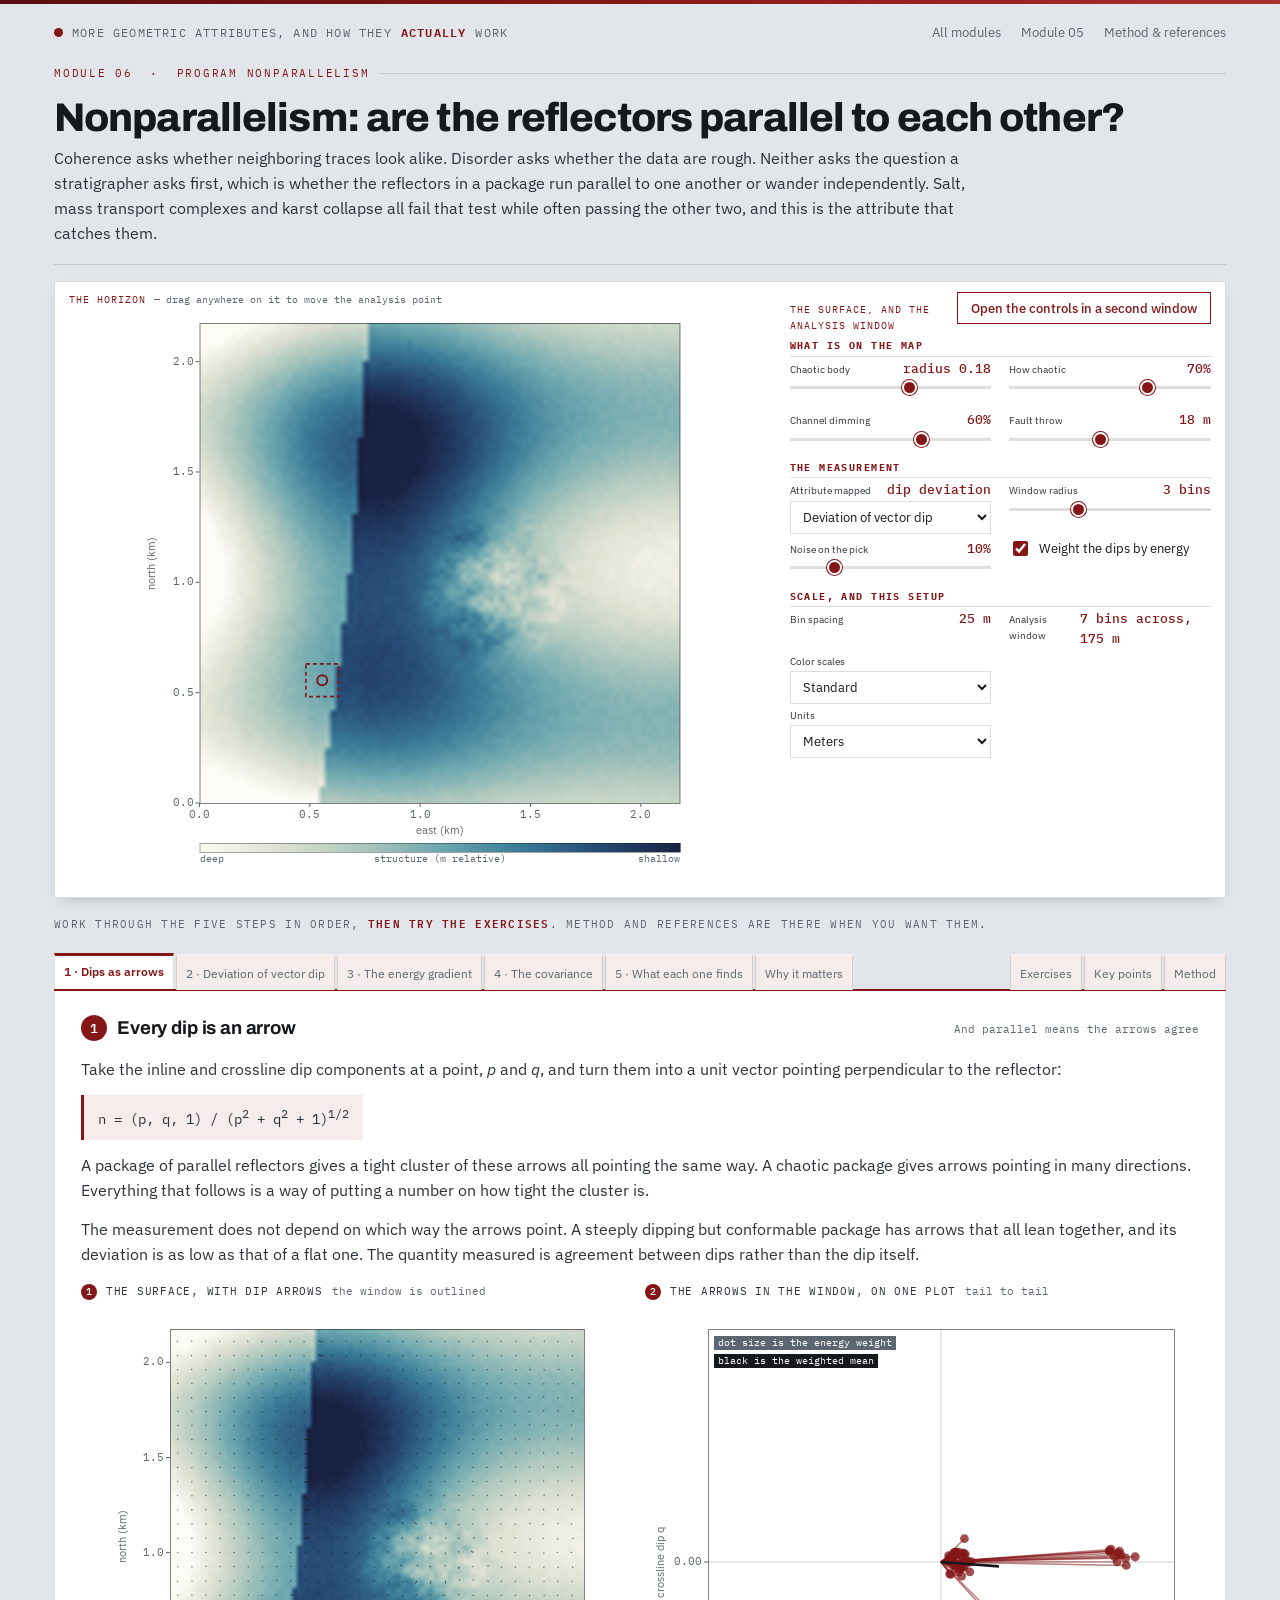
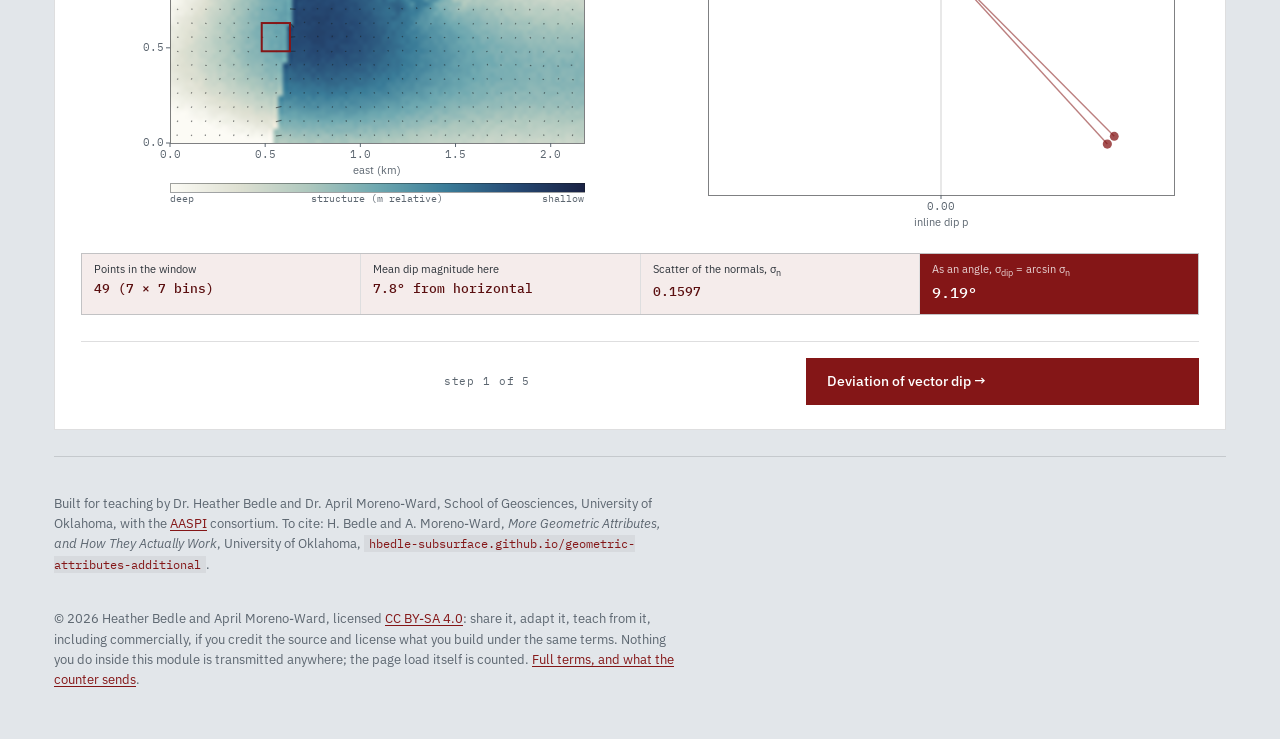
<file: modules/nonparallel.html>
<!DOCTYPE html>
<html lang="en">
<head>
<meta charset="utf-8">
<meta name="viewport" content="width=device-width, initial-scale=1">
<title>Nonparallelism | More Geometric Attributes</title>
<meta name="description" content="Deviation of vector dip, deviation of energy gradient, and their covariance: measuring whether reflectors are parallel to each other rather than whether they are continuous, and why that separates salt and mass transport complexes from conformable section.">
<link rel="preconnect" href="https://fonts.googleapis.com">
<link rel="preconnect" href="https://fonts.gstatic.com" crossorigin>
<link href="https://fonts.googleapis.com/css2?family=Archivo:wght@600;700;800&family=IBM+Plex+Mono:wght@400;500&family=IBM+Plex+Sans:wght@400;500;600&display=swap" rel="stylesheet">
<link rel="stylesheet" href="../assets/style.css">
<link rel="license" href="https://creativecommons.org/licenses/by-sa/4.0/">
</head>
<body>

<div class="wrap">
  <header class="masthead">
    <a class="brand" href="../index.html"><span class="dot"></span>More geometric attributes, and how they <b>actually</b> work</a>
    <nav>
      <a href="../index.html">All modules</a>
      <a href="textures.html">Module 05</a>
      <a href="#tabs" data-tab="pm">Method &amp; references</a>
    </nav>
  </header>

  <div class="mod-head">
    <p class="eyebrow">Module 06 &nbsp;·&nbsp; Program nonparallelism</p>
    <h1>Nonparallelism: are the reflectors parallel to each other?</h1>
    <p class="sub">Coherence asks whether neighboring traces look alike. Disorder asks whether the data are
      rough. Neither asks the question a stratigrapher asks first, which is whether the reflectors in a
      package run parallel to one another or wander independently. Salt, mass transport complexes and karst
      collapse all fail that test while often passing the other two, and this is the attribute that catches
      them.</p>
  </div>

  <div class="labhead">
    <div class="labgrid">
      <div>
        <p class="cap">The horizon <span>&mdash; drag anywhere on it to move the analysis point</span></p>
        <canvas id="cMap" aria-label="Map view of a picked horizon with a salt body, a channel and a fault"></canvas>
      </div>
      <div>
        <p class="cap">The surface, and the analysis window</p>
        <div class="controls">
          <div class="ctl-col">
            <h2>What is on the map</h2>
            <div class="ctl">
              <label for="salt">Chaotic body <span class="val" id="saltV">radius 0.18</span></label>
              <input type="range" data-key="salt" id="salt" min="0" max="30" step="2" value="18">
            </div>
            <div class="ctl">
              <label for="chaos">How chaotic <span class="val" id="chaosV">70%</span></label>
              <input type="range" data-key="chaos" id="chaos" min="0" max="100" step="10" value="70">
            </div>
            <div class="ctl">
              <label for="chan">Channel dimming <span class="val" id="chanV">60%</span></label>
              <input type="range" data-key="chan" id="chan" min="0" max="90" step="10" value="60">
            </div>
            <div class="ctl">
              <label for="thr">Fault throw <span class="val" id="thrV">18 m</span></label>
              <input type="range" data-key="thr" id="thr" min="0" max="40" step="2" value="18">
            </div>
          </div>
          <div class="ctl-col">
            <h2>The measurement</h2>
            <div class="ctl">
              <label for="attr">Attribute mapped <span class="val" id="attrV">dip deviation</span></label>
              <select data-key="attr" id="attr">
                <option value="0" selected>Deviation of vector dip</option>
                <option value="1">Deviation of energy gradient</option>
                <option value="2">Covariance of the two</option>
              </select>
            </div>
            <div class="ctl">
              <label for="half">Window radius <span class="val" id="halfV">3 bins</span></label>
              <input type="range" data-key="half" id="half" min="1" max="7" step="1" value="3">
            </div>
            <div class="ctl">
              <label for="noise">Noise on the pick <span class="val" id="noiseV">10%</span></label>
              <input type="range" data-key="noise" id="noise" min="0" max="50" step="5" value="10">
            </div>
            <div class="check">
              <input type="checkbox" data-key="wt" id="wt" checked>
              <label for="wt" style="display:inline">Weight the dips by energy</label>
            </div>
          </div>
          <div class="ctl-col">
            <h2>Scale, and this setup</h2>
            <div class="ctl"><label>Bin spacing <span class="val" id="pBin">&mdash;</span></label></div>
            <div class="ctl"><label>Analysis window <span class="val" id="pWin">&mdash;</span></label></div>
            <div id="utilbar"></div>
          </div>
        </div>
      </div>
    </div>
  </div>

  <p class="tabhint">Work through the five steps in order, <b>then try the exercises</b>.
    Method and references are there when you want them.</p>
  <nav class="tabs" id="tabs" role="tablist" aria-label="Module steps">
    <button role="tab" data-tab="p1" aria-selected="false">1 · Dips as arrows</button>
    <button role="tab" data-tab="p2" aria-selected="false">2 · Deviation of vector dip</button>
    <button role="tab" data-tab="p3" aria-selected="false">3 · The energy gradient</button>
    <button role="tab" data-tab="p4" aria-selected="false">4 · The covariance</button>
    <button role="tab" data-tab="p5" aria-selected="false">5 · What each one finds</button>
    <button role="tab" data-tab="pw" aria-selected="false">Why it matters</button>
    <span class="gap"></span>
    <button role="tab" data-tab="pe" aria-selected="false">Exercises</button>
    <button role="tab" data-tab="pk" aria-selected="false">Key points</button>
    <button role="tab" data-tab="pm" aria-selected="false">Method</button>
  </nav>

  <!-- ================================ 1 ================================ -->
  <section class="tabpane" id="p1" role="tabpanel" hidden>
    <div class="plot-head" style="margin-bottom:14px">
      <h3><span class="stepno">1</span>Every dip is an arrow</h3>
      <span class="hint">And parallel means the arrows agree</span>
    </div>
    <p class="lede">Take the inline and crossline dip components at a point, <i>p</i> and <i>q</i>, and turn
      them into a unit vector pointing perpendicular to the reflector:</p>
    <p class="lede" style="font-family:var(--mono);font-size:14px;background:var(--cream);
      border-left:3px solid var(--crimson);padding:10px 14px;display:inline-block">
      n = (p, q, 1) / (p<sup>2</sup> + q<sup>2</sup> + 1)<sup>1/2</sup></p>
    <p class="lede">A package of parallel reflectors gives a tight cluster of these arrows all pointing the
      same way. A chaotic package gives arrows pointing in many directions. Everything that follows is a
      way of putting a number on how tight the cluster is.</p>
    <p class="lede">The measurement does not depend on which way the arrows point. A steeply dipping but
      conformable package has arrows that all lean together, and its deviation is as low as that of a flat
      one. The quantity measured is agreement between dips rather than the dip itself.</p>

    <div class="sec-row" id="row1">
      <div class="panel-col">
        <p class="sublabel"><b>1</b> The surface, with dip arrows
          <span class="note">the window is outlined</span></p>
        <canvas id="c1a" aria-label="The horizon surface with dip vectors drawn on it"></canvas>
      </div>
      <div class="panel-col">
        <p class="sublabel"><b>2</b> The arrows in the window, on one plot
          <span class="note">tail to tail</span></p>
        <canvas id="c1b" aria-label="The dip vectors inside the analysis window, plotted from a common origin"></canvas>
      </div>
    </div>

    <div class="stats">
      <div class="stat"><span>Points in the window</span><b id="s1a">—</b></div>
      <div class="stat"><span>Mean dip magnitude here</span><b id="s1b">—</b></div>
      <div class="stat"><span>Scatter of the normals, σ<sub>n</sub></span><b id="s1c">—</b></div>
      <div class="stat key"><span>As an angle, σ<sub>dip</sub> = arcsin σ<sub>n</sub></span><b id="s1d">—</b></div>
    </div>
  </section>

  <!-- ================================ 2 ================================ -->
  <section class="tabpane" id="p2" role="tabpanel" hidden>
    <div class="plot-head" style="margin-bottom:14px">
      <h3><span class="stepno">2</span>Deviation of vector dip</h3>
      <span class="hint">The scatter, mapped everywhere</span>
    </div>
    <p class="lede">Averaging the arrows in the window gives a mean direction; measuring how far the
      individual arrows sit from that mean gives the attribute:</p>
    <p class="lede" style="font-family:var(--mono);font-size:14px;background:var(--cream);
      border-left:3px solid var(--crimson);padding:10px 14px;display:inline-block;line-height:1.9">
      &mu;<sub>k</sub> = &Sigma; e<sub>j</sub> n<sub>kj</sub> / &Sigma; e<sub>j</sub><br>
      &sigma;<sub>n</sub> = { &Sigma; e<sub>j</sub> &Sigma;<sub>k</sub> (n<sub>kj</sub> &minus;
        &mu;<sub>k</sub>)<sup>2</sup> / &Sigma; e<sub>j</sub> }<sup>1/2</sup></p>
    <p class="lede">The weights <i>e<sub>j</sub></i> are the energy, or RMS amplitude, at each point. A dip
      estimate made where the reflection is weak is mostly measuring noise. Without the weights, those poor
      estimates would count as heavily as the good ones.
      Switch the weighting off in the header and watch the map get noisier where the amplitudes are
      low.</p>

    <div class="sec-row" id="row2">
      <div class="panel-col">
        <p class="sublabel"><b>1</b> Deviation of vector dip <span class="note">red is chaotic</span></p>
        <canvas id="c2a" aria-label="Map of the deviation of vector dip"></canvas>
      </div>
      <div class="panel-col">
        <p class="sublabel"><b>2</b> What it responds to
          <span class="note">by what is actually there</span></p>
        <canvas id="c2b" aria-label="Deviation of vector dip grouped by the feature at each point"></canvas>
      </div>
    </div>

    <div class="stats">
      <div class="stat"><span>Conformable background</span><b id="s2a">—</b></div>
      <div class="stat key"><span>Chaotic body</span><b id="s2b">—</b></div>
      <div class="stat"><span>Fault</span><b id="s2c">—</b></div>
      <div class="stat"><span>Channel</span><b id="s2d">—</b></div>
      <div class="stat key wide"><span>What this attribute is for</span><b id="s2e">—</b></div>
    </div>
    <p class="legend prose"><span>The four figures are the mean attribute value over the points the model
      knows belong to each feature. On real data you would not have that luxury, which is why the model is
      built with the answer known.</span></p>
  </section>

  <!-- ================================ 3 ================================ -->
  <section class="tabpane" id="p3" role="tabpanel" hidden>
    <div class="plot-head" style="margin-bottom:14px">
      <h3><span class="stepno">3</span>Deviation of energy gradient</h3>
      <span class="hint">The same statistic, applied to amplitude</span>
    </div>
    <p class="lede">The second attribute changes what is measured and keeps the arithmetic. Instead of the
      dip vectors it takes the lateral gradient of energy: how fast reflection strength is changing, and in
      which direction. That gradient is rotated into the plane of the reflector. The attribute is then how
      much it varies across the window.</p>
    <p class="lede">The rotation matters. An energy gradient measured on a steeply dipping reflector is
      partly an artifact of the dip: you are sampling the reflector obliquely. Dividing by
      (1 + p<sup>2</sup>)<sup>1/2</sup> removes that, so what is left is amplitude variation along the bed
      rather than variation caused by geometry.</p>
    <p class="lede">This attribute responds at boundaries rather than in interiors. The edge of a salt body is where
      reflection strength changes fastest, so that is where the gradient deviation peaks. The middle of the
      body, where the amplitudes are uniformly poor, can be quiet.</p>

    <div class="sec-row" id="row3">
      <div class="panel-col">
        <p class="sublabel"><b>1</b> Reflection strength <span class="note">the input</span></p>
        <canvas id="c3a" aria-label="Map of reflection strength"></canvas>
      </div>
      <div class="panel-col">
        <p class="sublabel"><b>2</b> Deviation of energy gradient</p>
        <canvas id="c3b" aria-label="Map of the deviation of the energy gradient"></canvas>
      </div>
      <div class="panel-col">
        <p class="sublabel"><b>3</b> Both across one line
          <span class="note">through the chaotic body</span></p>
        <canvas id="c3c" aria-label="Profiles of both nonparallelism attributes across the chaotic body"></canvas>
      </div>
    </div>

    <div class="stats">
      <div class="stat"><span>Conformable background</span><b id="s3a">—</b></div>
      <div class="stat"><span>Inside the chaotic body</span><b id="s3b">—</b></div>
      <div class="stat key"><span>On its edge</span><b id="s3c">—</b></div>
      <div class="stat key"><span>Channel margin</span><b id="s3d">—</b></div>
    </div>
  </section>

  <!-- ================================ 4 ================================ -->
  <section class="tabpane" id="p4" role="tabpanel" hidden>
    <div class="plot-head" style="margin-bottom:14px">
      <h3><span class="stepno">4</span>Putting the two together</h3>
      <span class="hint">A 2×2 matrix and its larger eigenvalue</span>
    </div>
    <p class="lede">The third attribute asks whether the two deviations are large in the same places. The
      two are normalized onto a common footing and arranged as a 2×2 covariance matrix. The attribute is
      its larger eigenvalue. That is the same device as the energy-ratio coherence of the first module set,
      applied to a much smaller matrix.</p>
    <p class="lede">The word covariance is doing less work here than it usually does. The diagonal entries
      are mean squared deviations, so they cannot be negative, and the off-diagonal entry is built from the
      square root of the product of the two magnitudes rather than from a signed product of centered
      variables. It therefore carries no sign: it records whether the two deviations are large at the same
      samples, not whether they rise and fall together. Two consequences follow. The matrix cannot report
      anti-correlation, and the larger eigenvalue is never smaller than the larger diagonal entry, so the
      attribute cannot return a lower value than whichever of its two inputs is higher. The
      <b>correlation between the two deviations</b> reported below is an ordinary
      signed correlation computed over the whole map, and it is not the off-diagonal entry.</p>
    <p class="lede">Because an eigenvalue responds to either input, this attribute lights up where dip is
      chaotic, where energy is changing fast, and most strongly where both happen at once. The AASPI
      documentation puts it plainly: the covariance expresses both the chaotic and the high-energy features,
      showing the merged anomalies of the first two.</p>
    <p class="lede">That merging has a cost. One map is easier to inspect than two, and a bright anomaly on
      it no longer identifies which of the two measurements produced it. The two-panel crossplot below
      keeps that information: the position of a point in it shows which attribute is responding.</p>

    <div class="sec-row" id="row4">
      <div class="panel-col">
        <p class="sublabel"><b>1</b> Covariance of dip and energy gradient</p>
        <canvas id="c4a" aria-label="Map of the covariance of vector dip and energy gradient"></canvas>
      </div>
      <div class="panel-col">
        <p class="sublabel"><b>2</b> Dip deviation against gradient deviation
          <span class="note">colored by what is there</span></p>
        <canvas id="c4b" aria-label="Crossplot of the two deviations, colored by the feature at each point"></canvas>
      </div>
    </div>

    <div class="stats">
      <div class="stat"><span>Correlation between the two deviations</span><b id="s4a">—</b></div>
      <div class="stat"><span>Covariance, conformable background</span><b id="s4b">—</b></div>
      <div class="stat key"><span>Covariance, chaotic body</span><b id="s4c">—</b></div>
      <div class="stat"><span>Covariance, channel</span><b id="s4d">—</b></div>
    </div>
    <p class="legend prose"><span>A low correlation between the two deviations means they are finding
      different things, which is the case for combining them. A high one means the covariance is a more
      expensive way of computing something you already have.</span></p>
  </section>

  <!-- ================================ 5 ================================ -->
  <section class="tabpane" id="p5" role="tabpanel" hidden>
    <div class="plot-head" style="margin-bottom:14px">
      <h3><span class="stepno">5</span>Four features, three attributes</h3>
      <span class="hint">Which one to reach for</span>
    </div>
    <p class="lede">The model contains a chaotic body, a fault, a dimmed channel with no structural
      expression at all, and conformable background. The three attributes respond to different members of
      that set, which is the table's subject.</p>

    <div class="sec-row" id="row5">
      <div class="panel-col">
        <p class="sublabel"><b>1</b> How strongly each attribute responds
          <span class="note">to each feature</span></p>
        <canvas id="c5a" aria-label="Grid of attribute response to each feature in the model"></canvas>
      </div>
      <div class="panel-col">
        <p class="sublabel"><b>2</b> The selected attribute, full size</p>
        <canvas id="c5b" aria-label="The selected nonparallelism attribute shown at full size"></canvas>
      </div>
    </div>

    <p class="lede" style="margin-top:12px">The channel row is the one that separates the attributes. The
      channel is a dimming with no structural expression: the reflector runs straight through it. The dip
      deviation therefore has nothing to respond to, and only the attributes that use amplitude locate it.
      A survey mapped for channels with dip deviation alone would miss it, and the map itself would carry
      no indication of the omission.</p>

    <div class="stats">
      <div class="stat"><span>Best attribute for the chaotic body</span><b id="s5a">—</b></div>
      <div class="stat"><span>Best for the channel</span><b id="s5b">—</b></div>
      <div class="stat"><span>Best for the fault</span><b id="s5c">—</b></div>
      <div class="stat key wide"><span>Dip deviation's response to the channel</span><b id="s5d">—</b></div>
    </div>
    <p class="legend prose"><span>Response is the mean attribute value over a feature minus the background
      mean, divided by the spread of the attribute across the map. Scaling it that way is what lets three
      attributes with different units be ranked against each other. Above about 0.3 the feature is visible on the map; below about
      0.1 the attribute cannot see it at all. Compare down a column to ask what one attribute finds; compare
      across a row to choose which attribute to compute.</span></p>
  </section>

  <!-- ============================ WHY IT MATTERS ========================= -->
  <section class="tabpane" id="pw" role="tabpanel" hidden>
    <p class="lede">The seismic facies of most interest in exploration are often the ones coherence
      handles least well, which is the gap this family of attributes fills.</p>
    <ul style="font-size:14.5px;color:var(--ink-soft);max-width:96ch">
      <li><b>Salt, mass transport complexes and karst collapse are defined by non-parallelism.</b> The
        defining property is reflectors that do not run parallel to one another, not incoherence; the
        interior of a mass transport complex can be locally quite coherent. This attribute measures that
        property directly rather than relying on a discontinuity detector to register it.</li>
      <li><b>The family was designed as classifier input.</b> The documentation frames it as an answer to
        "which dip is useful for machine learning in differentiating seismic facies", and the answer it
        gives is a statistic of dip rather than dip itself. These volumes are intended for clustering
        rather than for contouring.</li>
      <li><b>Energy weighting changes the result substantially.</b> Dip estimated where there is no reflection is noise, and
        a statistic that counts it equally is a statistic of the noise. The weighting is what makes the
        attribute usable on real data with real amplitude variation.</li>
      <li><b>The salt-and-pepper problem is real and documented.</b> The deviation of vector dip and the
        covariance both highlight salt domes and both produce scattered spurious anomalies. Smoothing the
        result is usual, and the smoothing removes the smaller features along with the speckle.</li>
      <li><b>Agreement between the two deviations is a property of the geology rather than of the attributes.</b> The
        documentation makes this point about the Great South Basin example: dip and amplitude change in the
        same places there because faults and progradation change both. On different geology they
        separate.</li>
      <li><b>Window size is inherited from <span class="k">dip3d</span>.</b> AASPI defaults the analysis
        window to double the one used to compute the dips, which is a reminder that this attribute is a
        statistic of an estimate. Everything wrong with the dip volume arrives here first.</li>
    </ul>
  </section>

  <!-- ============================== EXERCISES ============================ -->
  <section class="tabpane" id="pe" role="tabpanel" hidden>
    <div class="tryit" style="max-width:none">
      <h3>Try this</h3>
      <ol>
        <li><b>Confirm it ignores dip itself.</b> <em>Why bother: the attribute rests on separating how steep the dip is from how much the dip varies, and this is that separation.</em> In step 1, move the analysis point from the flat part of
          the map onto the flank of the dome and watch σ<sub>dip</sub>.
          <details class="reveal"><summary>Hint</summary><span class="ans">On the flat background the dip and
            &sigma;<sub>dip</sub> are both a couple of degrees, which is where the module opens.
            On the flank of the dome the dip climbs several times over and &sigma;<sub>dip</sub> hardly moves,
            because the arrows on the flank all
            lean the same way as each other. Move into the chaotic body and the dip is similar again while
            &sigma;<sub>dip</sub> jumps past 8&deg;. Steep and parallel reads low; gently dipping and
            disordered reads high. Anyone who reads this attribute as a dip magnitude map will get it
            exactly backwards on a monocline.</span></details></li>
        <li><b>Turn the energy weighting off.</b> <em>Why bother: the weighting is on by default and changes what the attribute reports over dim areas, which is where mistakes get made.</em> Uncheck it in the header, then look at step 2 over the
          channel.
          <details class="reveal"><summary>Hint</summary><span class="ans">The dimmed channel starts
            producing dip-deviation anomalies it should not have, because the dips picked on a weak
            reflection are unreliable and, unweighted, they count as much as the good ones. The weighting is
            what stops the attribute from mapping the quality of its own input.</span></details></li>
        <li><b>Find the feature dip deviation cannot see.</b> <em>Why bother: where an attribute has no response is as useful to know as where its response is strongest.</em> In step 5, read the channel row.
          <details class="reveal"><summary>Hint</summary><span class="ans">At the opening settings dip
            deviation barely registers on the channel while the gradient deviation reads several times
            as much. The absolute value is small but the separation is clear, and the channel is visible
            on one map and not on the other. The reason is that the channel is a pure amplitude feature: the reflector runs
            straight through it without bending, so there is nothing there for a statistic of dip to find.
            This is the clearest case in the module for computing both. Neither attribute is more sensitive
            than the other; they are sensitive to different things, and no amount of tuning turns one into
            the other.</span></details></li>
        <li><b>Make the covariance redundant.</b> <em>Why bother: two attributes that agree everywhere occupy two slots and supply one measurement.</em> In step 4, turn the channel dimming to zero.
          <details class="reveal"><summary>Hint</summary><span class="ans">With the only pure-amplitude
            feature gone, the two deviations start agreeing, because everything that remains changes dip and
            amplitude together. The covariance is then a more expensive route to what either one already
            reports. Put the channel back and they separate again. The correlation figure in that step
            reports whether the third attribute adds anything on a given
            dataset.</span></details></li>
        <li><b>Trade resolution against stability.</b> <em>Why bother: window size trades detail against stability, and here the trade can be read in meters.</em> Set the window radius to 1, then to 7, watching step 2.
          <details class="reveal"><summary>Hint</summary><span class="ans">At radius 1 the map is
            speckled: a handful of dip estimates is not enough for a standard deviation to mean much, and
            this is the salt-and-pepper pattern the AASPI documentation warns about. At radius 7 the
            speckle is gone and so is the edge of the chaotic body, smeared several bins wide. No setting
            in that range is correct in general. The window is chosen for the size of feature being
            sought.</span></details></li>
      </ol>
    </div>
  </section>

  <!-- ============================= KEY POINTS ============================ -->
  <section class="tabpane" id="pk" role="tabpanel" hidden>
    <div class="takeaway" style="max-width:none">
      <h3>The main points</h3>
      <ul>
        <li><b>Each dip becomes a unit vector normal to the reflector.</b> Parallel reflectors give a tight
          cluster of those vectors.</li>
        <li><b>The attribute is the scatter of the cluster, not its direction.</b> Steep conformable dip
          reads as low as flat conformable dip.</li>
        <li><b>σ<sub>dip</sub> = arcsin σ<sub>n</sub></b> expresses that scatter in degrees.</li>
        <li><b>The dips are weighted by energy.</b> A dip measured where there is no reflection is a noise
          measurement and should not count equally.</li>
        <li><b>The energy gradient version finds edges rather than interiors.</b> Salt boundaries, channel
          margins, amplitude fronts.</li>
        <li><b>The covariance is the larger eigenvalue of a 2×2 matrix</b> built from the two, and responds
          to either. It combines them into one map at the cost of showing which one responded.</li>
        <li><b>A pure amplitude feature does not register on dip deviation.</b> The channel in this model
          demonstrates that, and the map carries no indication of the omission.</li>
        <li><b>Salt-and-pepper speckle is documented behavior</b> rather than a symptom of poorly chosen
          parameters.</li>
      </ul>
    </div>
  </section>

  <!-- =============================== METHOD ============================== -->
  <section class="tabpane" id="pm" role="tabpanel" hidden>
    <details class="notes" open>
      <summary>Method, sources, and what has been simplified</summary>
      <p>The model is a picked horizon in map view. It carries four features on a regional dip: a dome with a
        gentle roll, a near-straight normal fault, a circular chaotic body whose relief is scrambled by three
        superposed patterns, and a sinuous channel. The channel dims the reflection strength without
        touching the structure.
        Every point carries a label saying which of those it belongs to, which is what lets the response
        figures on the page be measured rather than judged by eye.</p>
      <p>Dip components <i>p</i> and <i>q</i> are central differences of the surface in meters per meter,
        and the energy is the square of the reflection strength with its own central-difference gradients.
        The three attributes are computed exactly as printed on the page: the energy-weighted scatter of the
        unit normals; the scatter of the dip-rotated energy gradient; and the larger eigenvalue of the 2×2
        covariance matrix of the two. Before that third one combines them, each is normalized by its own
        median, so that neither dominates by virtue of its units.</p>
      <p><b>Where this departs from AASPI.</b> The attribute is computed on one picked surface rather than
        volumetrically, so there is no vertical component to the analysis window and no vertical dip
        variation. AASPI computes it in a 3D window along structural dip, and its analysis window defaults
        to double the one used in <span class="k">dip3d</span>. The dip components here come from
        differentiating a known surface rather than from a semblance scan, which makes them cleaner than
        real ones. The noise slider adds scatter back to compensate, and its effect on the speckle in the
        result is part of the same trade. The normalization constants inside the
        covariance are medians of the two deviations over the map. AASPI's are set differently. The choice
        affects the balance between the two contributions but not the character of the result. The
        off-diagonal entry of the 2×2 is the mean of the square root of the product of the two normalized
        deviations, which is the construction step 4 describes: it cannot go negative and it carries no
        sign. Absolute values from this page are therefore not comparable against a production
        nonparallelism volume without checking that construction against the program documentation
        first.</p>
            <p><b>Where the meters come from.</b> This model is built on 25 m bins from the start, so the bin
        spacing is part of the geometry rather than a display convention, and window radii convert to
        distance without any further assumption. There is no velocity here because there is no time axis:
        a horizon slice has already had its time dimension collapsed.</p>
      <p><b>The panels are not the same kind of picture.</b> The map shows amplitude extracted along a
        pick. Deviation of vector dip is an angle-like spread with the units of dip. The covariance term
        is a product of two deviations and has neither the units of the first nor a sense in which large
        is simply worse. Similar colors across the panels do not represent similar measurements, and the
        crossplot is included because it keeps the two quantities on separate axes.</p>
      <p><b>What the model leaves out.</b> The horizon is a picked surface with no pick errors in it
        beyond the noise slider, and pick error is the dominant source of apparent nonparallelism on real
        horizon slices. Nothing here reproduces an autotracker jumping a cycle, which puts a step into the
        surface that these attributes will report as a genuine structural feature. The salt body has a
        clean edge, and real salt flanks are imaged badly enough that the attribute is often reading the
        failure of the migration rather than the geometry of the flank.</p>
      <ul>
        <li>AASPI, <em>Measuring chaotic vs. conformal reflectors: Program nonparallelism</em>, University of
          Oklahoma — the three attributes, the Great South Basin and Gulf of Mexico examples, and the
          salt-and-pepper caveat.</li>
        <li>Barnes, A. E., 2000, Attributes for automating seismic facies analysis: 70th Annual
          International Meeting, SEG, Expanded Abstracts, 553–556 — the original standard deviation of
          vector dip.</li>
        <li>Marfurt, K. J., and J. Rich, 2010, Beyond curvature — volumetric estimates of reflector
          rotation and convergence: 80th Annual International Meeting, SEG, Expanded Abstracts,
          1467–1472.</li>
        <li>Qi, J., B. Zhang, H. Zhou, and K. J. Marfurt, 2014, Attribute expression of fault-controlled
          karst — Fort Worth Basin, Texas: A tutorial: <em>Interpretation</em>, 2, no. 3,
          SF91–SF110.</li>
        <li>Marfurt, K. J., 2006, Robust estimates of 3D reflector dip and azimuth:
          <em>Geophysics</em>, 71, P29–P40.</li>
      </ul>
    </details>
  </section>

  <section class="nextup" id="nextup" hidden>
    <p class="eyebrow">That is the set</p>
    <h3><a href="../index.html">Back to all six modules</a></h3>
    <p>Four AASPI programs, six modules: filtering along structure and preserving its edges, measuring the
      noise instead of the geology, and two different ways of asking what a package of reflectors is
      doing.</p>
    <a class="btn" href="../index.html">All modules</a>
    <a class="btn ghost" href="sof.html">Back to module 01</a>
  </section>

  <div class="pager" id="pager" hidden>
    <a class="btn ghost" href="textures.html">← Module 05: the texture measures</a>
    <a class="btn" href="../index.html">All modules</a>
  </div>

  <!-- The full license text, the counting note and the AASPI acknowledgment live
       once, in the About section of the landing page. Repeating all of it under
       every module put two hundred words of boilerplate between the reader and
       the next module, six times over. What stays here is what someone who
       arrived on this page directly still needs: who made it, how to cite it,
       what they may do with it, and what the page transmits. -->
  <footer>
    <div class="foot-grid">
      <p class="lic">Built for teaching by Dr. Heather Bedle and Dr. April Moreno-Ward, School of
        Geosciences, University of Oklahoma, with the
        <a href="https://www.ou.edu/mcee/labs/aaspi">AASPI</a> consortium. To cite: H. Bedle and
        A. Moreno-Ward, <i>More Geometric Attributes, and How They Actually Work</i>, University of
        Oklahoma, <span class="k">hbedle-subsurface.github.io/geometric-attributes-additional</span>.</p>
      <p class="lic">&copy; 2026 Heather Bedle and April Moreno-Ward, licensed
        <a rel="license" href="https://creativecommons.org/licenses/by-sa/4.0/">CC BY-SA 4.0</a>: share
        it, adapt it, teach from it, including commercially, if you credit the source and license what
        you build under the same terms. Nothing you do inside this module is transmitted anywhere; the
        page load itself is counted. <a href="../index.html#about">Full terms, and what the counter
        sends</a>.</p>
    </div>
  </footer>
</div>

<script src="../assets/count.js"></script>
<script src="../assets/popout.js"></script>
<script src="../assets/seismic.js"></script>
<script src="../assets/attributes.js"></script>
<script src="../assets/extra.js"></script>
<script src="../assets/lab.js"></script>
<script src="../assets/panelout.js"></script>
<script>
(function () {
  'use strict';
  if (!LAB.guard(['SEIS', 'ATTR', 'EXTRA', 'LAB'])) return;

  const $ = (id) => document.getElementById(id);
  const clamp = LAB.clamp;
  const CRIM = '#841617', SLATE = '#5C6670', TEAL = '#0B7285', INK = '#16191C';
  const OCHRE = '#7A5C10';

  const NG = 88, BIN = 25;

  /* This module works on a horizon slice rather than a section, so the scale
     that matters is lateral. The bin spacing turns a window radius counted in
     bins into a footprint on the ground, which is the form in which the
     question "is this window bigger than the feature?" can be answered. */
  const P = LAB.physics({ bin: BIN });
  const ATTRNAMES = ['dip deviation', 'gradient deviation', 'covariance'];
  const FACIES = ['background', 'chaotic body', 'channel', 'fault'];
  const FCOLOR = [SLATE, CRIM, TEAL, OCHRE];

  const DEF = {
    salt: 18, chaos: 70, chan: 60, thr: 18, attr: 0, half: 3, noise: 10, wt: 1,
    px: 22, py: 22, tab: 'p1',
    seed: 11, units: 'm', cvd: 'standard',
  };
  let S = SEIS.readState(DEF);
  const CAN_LINK = location.protocol !== 'file:';
  const saveState = () => { if (CAN_LINK) { try { SEIS.writeState(S, DEF); } catch (e) { } } };

  /* =============================== model =============================== */

  let H, A = [null, null, null], NORM = null;

  const stage = LAB.stager();

  function recompute() {
    /* Only rebuild when something the model depends on has moved. Dragging
       the analysis point, switching tabs or changing units used to pay for
       a full rebuild. List one value too many here and a needless recompute
       happens; list one too few and a stale field stays on screen. */
    if (!stage('model', [S.salt, S.chaos, S.chan, S.thr, S.noise, S.seed, S.half, S.wt, S.attr], () => {})) return;
    H = LAB.buildHorizon({
      ng: NG, bin: BIN, fold: 60, seed: S.seed,
      saltR: S.salt / 100, chaos: S.chaos / 100,
      channel: S.chan / 100, throwM: S.thr, noise: S.noise / 100,
    });
    buildAttributes();
  }

  const idx = (ix, iy) => clamp(iy, 0, NG - 1) * NG + clamp(ix, 0, NG - 1);

  /* Collect the window around a point as flat arrays, which is the shape the
     EXTRA routines want. */
  function gather(ix, iy, half) {
    const p = [], q = [], e = [], gx = [], gy = [];
    for (let dy = -half; dy <= half; dy++) {
      for (let dx = -half; dx <= half; dx++) {
        const i = idx(ix + dx, iy + dy);
        p.push(H.p[i]); q.push(H.q[i]);
        e.push(S.wt ? Math.max(1e-6, H.e[i]) : 1);
        gx.push(H.gx[i]); gy.push(H.gy[i]);
      }
    }
    return { p: p, q: q, e: e, gx: gx, gy: gy };
  }

  function buildAttributes() {
    const N = NG * NG;
    const dipD = new Float64Array(N), gradD = new Float64Array(N), cov = new Float64Array(N);
    const half = S.half;
    // two passes: the covariance needs the scale of the other two first
    for (let iy = 0; iy < NG; iy++) {
      for (let ix = 0; ix < NG; ix++) {
        const w = gather(ix, iy, half);
        dipD[iy * NG + ix] = EXTRA.dipDeviation(w.p, w.q, w.e).sigmaDipDeg;
        gradD[iy * NG + ix] = EXTRA.gradientDeviation(w.gx, w.gy, w.p, w.q).sigma;
      }
    }
    const med = (u) => {
      const a = Array.from(u).sort((x, y) => x - y);
      return Math.max(1e-12, a[Math.floor(0.5 * (a.length - 1))]);
    };
    // sigma_n rather than degrees, to match what the covariance routine expects
    const Rn = Math.sin(med(dipD) * Math.PI / 180) || 1e-6, Rg = med(gradD);
    for (let iy = 0; iy < NG; iy++) {
      for (let ix = 0; ix < NG; ix++) {
        const w = gather(ix, iy, half);
        cov[iy * NG + ix] = EXTRA.dipEnergyCovariance(w.p, w.q, w.e, w.gx, w.gy, Rn, Rg).lambda1;
      }
    }
    A = [dipD, gradD, cov];
    NORM = { Rn: Rn, Rg: Rg };
  }

  function rangeOf(u) {
    const a = Array.from(u).sort((x, y) => x - y);
    return [a[Math.floor(0.02 * (a.length - 1))], a[Math.floor(0.98 * (a.length - 1))]];
  }

  /* Mean of an attribute over the points the model labels as a given facies.
     The chaotic body is split into its edge and its interior, because the two
     attributes disagree about which of those is interesting. */
  function faciesMean(u, want) {
    let s = 0, n = 0;
    for (let iy = 2; iy < NG - 2; iy++) {
      for (let ix = 2; ix < NG - 2; ix++) {
        if (classOf(ix, iy) !== want) continue;
        s += u[iy * NG + ix]; n++;
      }
    }
    return n ? s / n : NaN;
  }

  function classOf(ix, iy) {
    return H.facies[iy * NG + ix];
  }

  /* Is this point on the rim of the chaotic body rather than inside it? */
  function isEdge(ix, iy) {
    if (classOf(ix, iy) !== 1) return false;
    for (let dy = -2; dy <= 2; dy++) {
      for (let dx = -2; dx <= 2; dx++) {
        if (H.facies[idx(ix + dx, iy + dy)] !== 1) return true;
      }
    }
    return false;
  }

  function edgeMean(u, wantEdge) {
    let s = 0, n = 0;
    for (let iy = 2; iy < NG - 2; iy++) {
      for (let ix = 2; ix < NG - 2; ix++) {
        if (classOf(ix, iy) !== 1) continue;
        if (isEdge(ix, iy) !== wantEdge) continue;
        s += u[iy * NG + ix]; n++;
      }
    }
    return n ? s / n : NaN;
  }

  /* A response scaled by the attribute's own spread, so three attributes with
     three sets of units can be ranked against each other. */
  function response(u, want) {
    const bg = faciesMean(u, 0);
    const r = rangeOf(u);
    const span = Math.max(1e-12, r[1] - r[0]);
    const v = faciesMean(u, want);
    return isNaN(v) ? 0 : (v - bg) / span;
  }

  function pearson(u, v) {
    const n = u.length;
    let su = 0, sv = 0;
    for (let i = 0; i < n; i++) { su += u[i]; sv += v[i]; }
    const mu = su / n, mv = sv / n;
    let a = 0, b = 0, c = 0;
    for (let i = 0; i < n; i++) {
      const du = u[i] - mu, dv = v[i] - mv;
      a += du * dv; b += du * du; c += dv * dv;
    }
    return (b > 1e-12 && c > 1e-12) ? a / Math.sqrt(b * c) : 0;
  }

  /* ============================== drawing ============================== */

  function attrMap(canvasId, w, h, u, cmap, label, overlay) {
    const r = rangeOf(u);
    return LAB.squareMap(canvasId, w, h, NG, BIN,
      (ix, iy) => clamp((u[iy * NG + ix] - r[0]) / ((r[1] - r[0]) || 1), 0, 1), cmap,
      {
        bar: label ? (ctx, R) => LAB.colorbar(ctx, R, cmap,
          r[0].toFixed(2), r[1].toFixed(2), label, 40) : null,
        overlay: (ctx, R) => {
          if (overlay) overlay(ctx, R);
          const pt = LAB.gridToXY(R, NG, S.px, S.py);
          LAB.marker(ctx, pt.x, pt.y, CRIM, 5);
        },
      });
  }

  function drawHeader() {
    const el = $('cMap');
    if (!el) return;
    const w = LAB.panelWidth(el, 300);
    const h = Math.max(250, Math.round(w * 0.82));
    const zr = rangeOf(H.z);
    LAB.squareMap('cMap', w, h, NG, BIN,
      (ix, iy) => clamp((H.z[iy * NG + ix] - zr[0]) / ((zr[1] - zr[0]) || 1), 0, 1),
      EXTRA.MAPS.texture,
      {
        bar: (ctx, R) => LAB.colorbar(ctx, R, EXTRA.MAPS.texture, 'deep', 'shallow',
          'structure (m relative)', 40),
        overlay: (ctx, R) => {
          // outline the window
          const a = LAB.gridToXY(R, NG, S.px - S.half, S.py - S.half);
          const b = LAB.gridToXY(R, NG, S.px + S.half, S.py + S.half);
          ctx.save();
          ctx.strokeStyle = CRIM; ctx.lineWidth = 1.6; ctx.setLineDash([4, 3]);
          ctx.strokeRect(Math.min(a.x, b.x), Math.min(a.y, b.y),
            Math.abs(b.x - a.x), Math.abs(b.y - a.y));
          ctx.restore();
          const pt = LAB.gridToXY(R, NG, S.px, S.py);
          LAB.marker(ctx, pt.x, pt.y, CRIM, 5);
        },
      });
  }

  /* ------------------------------ step 1 ------------------------------- */

  function draw1() {
    const w = LAB.rowWidth('row1', 2), h = Math.max(280, Math.round(w * 0.92));
    const zr = rangeOf(H.z);
    LAB.squareMap('c1a', w, h, NG, BIN,
      (ix, iy) => clamp((H.z[iy * NG + ix] - zr[0]) / ((zr[1] - zr[0]) || 1), 0, 1),
      EXTRA.MAPS.texture,
      {
        bar: (ctx, R) => LAB.colorbar(ctx, R, EXTRA.MAPS.texture, 'deep', 'shallow',
          'structure (m relative)', 40),
        overlay: (ctx, R) => {
          const step = Math.max(2, Math.round(NG / 26));
          const cell = R.w / NG;
          ctx.save();
          ctx.strokeStyle = 'rgba(22,25,28,.55)'; ctx.lineWidth = 1.1;
          for (let iy = 1; iy < NG; iy += step) {
            for (let ix = 1; ix < NG; ix += step) {
              const i = iy * NG + ix;
              const pt = LAB.gridToXY(R, NG, ix, iy);
              const len = cell * step * 0.42;
              const m = Math.hypot(H.p[i], H.q[i]) || 1e-9;
              const ux = H.p[i] / m, uy = H.q[i] / m;
              const sc = clamp(m / 0.4, 0.25, 1);
              ctx.beginPath();
              ctx.moveTo(pt.x, pt.y);
              ctx.lineTo(pt.x + ux * len * sc, pt.y - uy * len * sc);
              ctx.stroke();
            }
          }
          ctx.restore();
          const a = LAB.gridToXY(R, NG, S.px - S.half, S.py - S.half);
          const b = LAB.gridToXY(R, NG, S.px + S.half, S.py + S.half);
          ctx.save();
          ctx.strokeStyle = CRIM; ctx.lineWidth = 2;
          ctx.strokeRect(Math.min(a.x, b.x), Math.min(a.y, b.y),
            Math.abs(b.x - a.x), Math.abs(b.y - a.y));
          ctx.restore();
        },
      });

    const wI = gather(S.px, S.py, S.half);
    const dd = EXTRA.dipDeviation(wI.p, wI.q, wI.e);

    const el = $('c1b');
    if (el) {
      const ctx = SEIS.fitCanvas(el, w, h);
      ctx.clearRect(0, 0, w, h);
      const M = { l: 52, r: 14, t: 10, b: 34 };
      const side = Math.max(40, Math.min(w - M.l - M.r, h - M.t - M.b));
      const R = { x: M.l + (w - M.l - M.r - side) / 2, y: M.t, w: side, h: side };
      // the p,q plane, with every normal in the window drawn as a point
      let lim = 0.05;
      for (let j = 0; j < wI.p.length; j++) {
        lim = Math.max(lim, Math.abs(wI.p[j]), Math.abs(wI.q[j]));
      }
      lim *= 1.2;
      ctx.save();
      ctx.strokeStyle = 'rgba(22,25,28,.2)'; ctx.lineWidth = 1;
      ctx.beginPath();
      ctx.moveTo(R.x + R.w / 2, R.y); ctx.lineTo(R.x + R.w / 2, R.y + R.h);
      ctx.moveTo(R.x, R.y + R.h / 2); ctx.lineTo(R.x + R.w, R.y + R.h / 2);
      ctx.stroke();
      ctx.restore();
      const X = (v) => R.x + R.w / 2 + (v / lim) * (R.w / 2);
      const Y = (v) => R.y + R.h / 2 - (v / lim) * (R.h / 2);
      let emax = 1e-9;
      for (let j = 0; j < wI.e.length; j++) emax = Math.max(emax, wI.e[j]);
      ctx.save();
      for (let j = 0; j < wI.p.length; j++) {
        ctx.strokeStyle = 'rgba(132,22,23,.55)'; ctx.lineWidth = 1.4;
        ctx.beginPath();
        ctx.moveTo(X(0), Y(0)); ctx.lineTo(X(wI.p[j]), Y(wI.q[j]));
        ctx.stroke();
        const rr = 2 + 2.6 * (wI.e[j] / emax);
        ctx.fillStyle = 'rgba(132,22,23,.75)';
        ctx.beginPath(); ctx.arc(X(wI.p[j]), Y(wI.q[j]), rr, 0, 6.2832); ctx.fill();
      }
      // the mean direction
      const mp = dd.mean[2] > 1e-9 ? dd.mean[0] / dd.mean[2] : 0;
      const mq = dd.mean[2] > 1e-9 ? dd.mean[1] / dd.mean[2] : 0;
      ctx.strokeStyle = INK; ctx.lineWidth = 2.6;
      ctx.beginPath(); ctx.moveTo(X(0), Y(0)); ctx.lineTo(X(mp), Y(mq)); ctx.stroke();
      ctx.restore();
      SEIS.frame(ctx, R);
      SEIS.axisBottom(ctx, R, -lim, lim, 'inline dip p', (v) => v.toFixed(2), { ticks: 3 });
      SEIS.axisLeft(ctx, R, -lim, lim, 'crossline dip q', (v) => v.toFixed(2),
        { flip: true, ticks: 3 });
      SEIS.tag(ctx, R.x + 6, R.y + 14, 'dot size is the energy weight', SLATE);
      SEIS.tag(ctx, R.x + 6, R.y + 32, 'black is the weighted mean', INK);
    }

    let mm = 0;
    for (let j = 0; j < wI.p.length; j++) mm += Math.hypot(wI.p[j], wI.q[j]);
    mm /= wI.p.length;
    LAB.put('s1a', wI.p.length + '  (' + (2 * S.half + 1) + ' \u00d7 ' + (2 * S.half + 1) + ' bins)');
    LAB.put('s1b', (Math.atan(mm) * 180 / Math.PI).toFixed(1) + '\u00b0 from horizontal');
    LAB.put('s1c', dd.sigmaN.toFixed(4));
    LAB.put('s1d', dd.sigmaDipDeg.toFixed(2) + '\u00b0');
  }

  /* ------------------------------ step 2 ------------------------------- */

  function draw2() {
    const w = LAB.rowWidth('row2', 2), h = Math.max(280, Math.round(w * 0.92));
    attrMap('c2a', w, h, A[0], EXTRA.MAPS.chaos, 'dip deviation (deg)');

    const el = $('c2b');
    if (el) {
      const ctx = SEIS.fitCanvas(el, w, h);
      ctx.clearRect(0, 0, w, h);
      const M = { l: 56, r: 14, t: 10, b: 44 };
      const R = { x: M.l, y: M.t, w: w - M.l - M.r, h: h - M.t - M.b };
      const means = [0, 1, 2, 3].map((f) => faciesMean(A[0], f));
      const hi = Math.max.apply(null, means.filter((v) => !isNaN(v))) * 1.2 || 1;
      const bw = R.w / 4;
      means.forEach((m, i) => {
        if (isNaN(m)) return;
        const bh = (m / hi) * R.h;
        ctx.fillStyle = FCOLOR[i];
        ctx.globalAlpha = 0.75;
        ctx.fillRect(R.x + i * bw + bw * 0.18, R.y + R.h - bh, bw * 0.64, bh);
        ctx.globalAlpha = 1;
        ctx.save();
        ctx.font = '10px "IBM Plex Mono", monospace'; ctx.fillStyle = INK;
        ctx.textAlign = 'center'; ctx.textBaseline = 'bottom';
        ctx.fillText(m.toFixed(2) + '\u00b0', R.x + (i + 0.5) * bw, R.y + R.h - bh - 4);
        ctx.restore();
      });
      ctx.save();
      ctx.font = '10px "IBM Plex Sans", sans-serif'; ctx.fillStyle = SLATE;
      ctx.textAlign = 'center'; ctx.textBaseline = 'top';
      FACIES.forEach((f, i) => ctx.fillText(f, R.x + (i + 0.5) * bw, R.y + R.h + 6));
      ctx.restore();
      SEIS.frame(ctx, R);
      SEIS.axisLeft(ctx, R, 0, hi, 'mean dip deviation (deg)', (v) => v.toFixed(1),
        { flip: true, ticks: 4 });
    }

    const m = [0, 1, 2, 3].map((f) => faciesMean(A[0], f));
    LAB.put('s2a', m[0].toFixed(3) + '\u00b0');
    LAB.put('s2b', isNaN(m[1]) ? 'no chaotic body \u2014 raise its radius' : m[1].toFixed(3) + '\u00b0');
    LAB.put('s2c', isNaN(m[3]) ? 'no fault \u2014 raise the throw' : m[3].toFixed(3) + '\u00b0');
    LAB.put('s2d', isNaN(m[2]) ? 'no channel' : m[2].toFixed(3) + '\u00b0');
    /* Say which feature actually responds most, rather than grading the result
       against a threshold that a slider can move. */
    let top = 1, tv = -1e9;
    for (let f = 1; f <= 3; f++) if (!isNaN(m[f]) && m[f] > tv) { tv = m[f]; top = f; }
    const rch = isNaN(m[2]) ? 0 : (m[2] - m[0]) / (m[0] || 1e-9);
    LAB.put('s2e', tv < m[0] * 1.5
      ? 'Nothing is standing out from the conformable background. Raise the chaotic body\u2019s '
        + 'radius, or how chaotic it is.'
      : 'Structure, in both senses: the ' + FACIES[top] + ' responds most, at '
        + (tv / m[0]).toFixed(1) + ' times the background'
        + (rch < 0.35 ? ', while the channel barely registers because it bends nothing.' : '.'));
  }

  /* ------------------------------ step 3 ------------------------------- */

  function draw3() {
    const w = LAB.rowWidth('row3', 3), h = Math.max(250, Math.round(w * 1.08));
    const ar = rangeOf(H.a);
    LAB.squareMap('c3a', w, h, NG, BIN,
      (ix, iy) => clamp((H.a[iy * NG + ix] - ar[0]) / ((ar[1] - ar[0]) || 1), 0, 1),
      EXTRA.MAPS.texture,
      {
        bar: (ctx, R) => LAB.colorbar(ctx, R, EXTRA.MAPS.texture,
          'dim', 'bright', 'reflection strength', 40),
        overlay: (ctx, R) => {
          const pt = LAB.gridToXY(R, NG, S.px, S.py);
          LAB.marker(ctx, pt.x, pt.y, CRIM, 5);
        },
      });
    attrMap('c3b', w, h, A[1], EXTRA.MAPS.chaos, 'gradient deviation');

    // both attributes across a line through the middle of the chaotic body
    const el = $('c3c');
    if (el) {
      const ctx = SEIS.fitCanvas(el, w, h);
      ctx.clearRect(0, 0, w, h);
      const M = { l: 52, r: 14, t: 10, b: 34 };
      const R = { x: M.l, y: M.t, w: w - M.l - M.r, h: h - M.t - M.b - 26 };
      const iy = Math.round(NG * 0.44);
      const r0 = rangeOf(A[0]), r1 = rangeOf(A[1]);
      const line = (u, rr, color) => {
        ctx.save(); ctx.strokeStyle = color; ctx.lineWidth = 2.2; ctx.beginPath();
        for (let ix = 0; ix < NG; ix++) {
          const v = clamp((u[iy * NG + ix] - rr[0]) / ((rr[1] - rr[0]) || 1), 0, 1);
          const x = R.x + (ix / (NG - 1)) * R.w, y = R.y + R.h - v * R.h;
          ix === 0 ? ctx.moveTo(x, y) : ctx.lineTo(x, y);
        }
        ctx.stroke(); ctx.restore();
      };
      // shade where the model says the chaotic body is
      ctx.save();
      ctx.fillStyle = 'rgba(11,114,133,.10)';
      for (let ix = 0; ix < NG; ix++) {
        if (H.facies[iy * NG + ix] !== 1) continue;
        ctx.fillRect(R.x + (ix / (NG - 1)) * R.w, R.y, R.w / NG + 1, R.h);
      }
      ctx.restore();
      line(A[0], r0, CRIM);
      line(A[1], r1, TEAL);
      SEIS.frame(ctx, R);
      SEIS.axisBottom(ctx, R, 0, (NG - 1) * BIN / 1000, 'east (km)', (v) => v.toFixed(1), { ticks: 4 });
      SEIS.axisLeft(ctx, R, 0, 1, 'each scaled to its own range', (v) => v.toFixed(1),
        { flip: true, ticks: 4 });
      SEIS.tag(ctx, R.x + 6, R.y + 14, 'dip deviation', CRIM);
      SEIS.tag(ctx, R.x + 6, R.y + 32, 'gradient deviation', TEAL);
      SEIS.tag(ctx, R.x + 6, R.y + R.h - 8, 'shaded: the chaotic body', TEAL);
    }

    LAB.put('s3a', faciesMean(A[1], 0).toExponential(2));
    const inside = edgeMean(A[1], false), rim = edgeMean(A[1], true);
    LAB.put('s3b', isNaN(inside) ? 'no chaotic body' : inside.toExponential(2));
    LAB.put('s3c', isNaN(rim) ? 'no chaotic body' : rim.toExponential(2)
      + (rim > inside ? '  \u2014 stronger than the interior' : ''));
    const ch = faciesMean(A[1], 2);
    LAB.put('s3d', isNaN(ch) ? 'no channel' : ch.toExponential(2));
  }

  /* ------------------------------ step 4 ------------------------------- */

  function draw4() {
    const w = LAB.rowWidth('row4', 2), h = Math.max(280, Math.round(w * 0.92));
    attrMap('c4a', w, h, A[2], EXTRA.MAPS.chaos, 'covariance');

    const el = $('c4b');
    if (el) {
      const ctx = SEIS.fitCanvas(el, w, h);
      ctx.clearRect(0, 0, w, h);
      const M = { l: 58, r: 14, t: 10, b: 40 };
      const R = { x: M.l, y: M.t, w: w - M.l - M.r, h: h - M.t - M.b };
      const r0 = rangeOf(A[0]), r1 = rangeOf(A[1]);
      ctx.save();
      for (let iy = 2; iy < NG - 2; iy++) {
        for (let ix = 2; ix < NG - 2; ix++) {
          const i = iy * NG + ix;
          const f = H.facies[i];
          const x = R.x + clamp((A[0][i] - r0[0]) / ((r0[1] - r0[0]) || 1), 0, 1) * R.w;
          const y = R.y + R.h - clamp((A[1][i] - r1[0]) / ((r1[1] - r1[0]) || 1), 0, 1) * R.h;
          ctx.fillStyle = f === 0 ? 'rgba(92,102,112,.28)'
            : f === 1 ? 'rgba(132,22,23,.65)'
            : f === 2 ? 'rgba(11,114,133,.7)' : 'rgba(122,92,16,.7)';
          ctx.fillRect(x - 1.4, y - 1.4, 2.8, 2.8);
        }
      }
      ctx.restore();
      SEIS.frame(ctx, R);
      SEIS.axisBottom(ctx, R, r0[0], r0[1], 'dip deviation (deg)', (v) => v.toFixed(1), { ticks: 4 });
      SEIS.axisLeft(ctx, R, r1[0], r1[1], 'gradient deviation', (v) => v.toExponential(0),
        { flip: true, ticks: 4 });
      FACIES.forEach((f, i) => SEIS.tag(ctx, R.x + 8, R.y + 14 + i * 17, f, FCOLOR[i]));
    }

    LAB.put('s4a', pearson(A[0], A[1]).toFixed(3));
    const m = [0, 1, 2].map((f) => faciesMean(A[2], f));
    LAB.put('s4b', m[0].toExponential(2));
    LAB.put('s4c', isNaN(m[1]) ? 'no chaotic body' : m[1].toExponential(2));
    LAB.put('s4d', isNaN(m[2]) ? 'no channel' : m[2].toExponential(2));
  }

  /* ------------------------------ step 5 ------------------------------- */

  function draw5() {
    const w = LAB.rowWidth('row5', 2), h = Math.max(280, Math.round(w * 0.92));

    const el = $('c5a');
    if (el) {
      const ctx = SEIS.fitCanvas(el, w, h);
      ctx.clearRect(0, 0, w, h);
      const M = { l: 118, r: 14, t: 34, b: 46 };
      const R = { x: M.l, y: M.t, w: w - M.l - M.r, h: h - M.t - M.b };
      const rows = [1, 3, 2];                    // chaotic body, fault, channel
      const cw = R.w / 3, ch = R.h / rows.length;
      rows.forEach((f, r) => {
        for (let a = 0; a < 3; a++) {
          const v = response(A[a], f);
          const t = clamp(Math.abs(v) / 1.6, 0, 1);
          const c = EXTRA.MAPS.chaos(t);
          ctx.fillStyle = 'rgb(' + c[0] + ',' + c[1] + ',' + c[2] + ')';
          ctx.fillRect(R.x + a * cw, R.y + r * ch, cw - 2, ch - 2);
          ctx.save();
          ctx.font = '12px "IBM Plex Mono", monospace';
          ctx.fillStyle = t > 0.55 ? 'rgba(255,255,255,.92)' : 'rgba(22,25,28,.8)';
          ctx.textAlign = 'center'; ctx.textBaseline = 'middle';
          ctx.fillText(v.toFixed(2), R.x + (a + 0.5) * cw - 1, R.y + (r + 0.5) * ch - 1);
          ctx.restore();
        }
        ctx.save();
        ctx.font = '11px "IBM Plex Sans", sans-serif'; ctx.fillStyle = INK;
        ctx.textAlign = 'right'; ctx.textBaseline = 'middle';
        ctx.fillText(FACIES[f], R.x - 8, R.y + (r + 0.5) * ch);
        ctx.restore();
      });
      ctx.save();
      ctx.font = '11px "IBM Plex Sans", sans-serif'; ctx.fillStyle = SLATE;
      ctx.textAlign = 'center'; ctx.textBaseline = 'bottom';
      ATTRNAMES.forEach((a, i) => ctx.fillText(a, R.x + (i + 0.5) * cw, R.y - 8));
      ctx.textBaseline = 'top';
      ctx.fillText('response, scaled by each attribute\u2019s own spread across the map',
        R.x + R.w / 2, R.y + R.h + 10);
      ctx.restore();
      SEIS.frame(ctx, R);
    }

    attrMap('c5b', w, h, A[S.attr], EXTRA.MAPS.chaos, ATTRNAMES[S.attr]);

    const best = (f) => {
      let bi = 0, bv = -1e9;
      for (let a = 0; a < 3; a++) {
        const v = response(A[a], f);
        if (v > bv) { bv = v; bi = a; }
      }
      return ATTRNAMES[bi] + ', at ' + bv.toFixed(2);
    };
    LAB.put('s5a', H.facies.includes(1) ? best(1) : 'no chaotic body \u2014 raise its radius');
    LAB.put('s5b', H.facies.includes(2) ? best(2) : 'no channel');
    LAB.put('s5c', H.facies.includes(3) ? best(3) : 'no fault \u2014 raise the throw');
    const dv = H.facies.includes(2) ? response(A[0], 2) : NaN;
    LAB.put('s5d', isNaN(dv) ? 'no channel in the model'
      : dv.toFixed(2) + (Math.abs(dv) < 0.15
        ? '  \u2014 it cannot see it, because there is no structure there to see'
        : Math.abs(dv) < 0.35
          ? '  \u2014 barely visible, and what there is comes from the edges of the dimming'
          : '  \u2014 visible, because at these settings the dimming is disturbing the dips too'));
  }

  /* ============================== plumbing ============================== */

  const PANES = ['p1', 'p2', 'p3', 'p4', 'p5', 'pw', 'pe', 'pk', 'pm'];
  const NAMES = {
    p1: 'Dips as arrows', p2: 'Deviation of vector dip', p3: 'The energy gradient',
    p4: 'The covariance', p5: 'What each one finds',
    pw: 'Why it matters', pe: 'Exercises', pk: 'Key points', pm: 'Method',
  };

  function scaleLabels() {
    P.setUnits(S.units);
    LAB.put('pBin', P.len(P.bin));
    LAB.put('pWin', (2 * S.half + 1) + ' bins across, '
      + P.len(P.across(2 * S.half + 1)));
  }

  function labels() {
    scaleLabels();
    LAB.put('saltV', S.salt === 0 ? 'none' : 'radius ' + (S.salt / 100).toFixed(2));
    LAB.put('chaosV', S.chaos + '%');
    LAB.put('chanV', S.chan === 0 ? 'none' : S.chan + '%');
    LAB.put('thrV', S.thr + ' m');
    LAB.put('attrV', ATTRNAMES[S.attr]);
    LAB.put('halfV', S.half + (S.half === 1 ? ' bin' : ' bins'));
    LAB.put('noiseV', S.noise + '%');
  }

  function drawAll() {
    labels();
    const lab = document.querySelector('.labhead');
    if ($('cMap') && (!lab || !lab.hidden)) drawHeader();
    if (!$('p1').hidden) draw1();
    if (!$('p2').hidden) draw2();
    if (!$('p3').hidden) draw3();
    if (!$('p4').hidden) draw4();
    if (!$('p5').hidden) draw5();
  }

  let busyT = null;
  function refresh() {
    clearTimeout(busyT);
    busyT = setTimeout(() => { recompute(); drawAll(); saveState(); }, 90);
  }

  const show = LAB.setupTabs({
    panes: PANES, names: NAMES,
    hideLabOn: ['pw', 'pe', 'pk', 'pm'],
    onShow: (id) => { S.tab = id; drawAll(); saveState(); },
  });

  LAB.bindControls(S, refresh);

  EXTRA.setColorVision(S.cvd);

  LAB.utilityBar({
    canvas: 'cMap', pngName: 'nonparallel-map', units: S.units,
    onReroll: () => { S.seed = (S.seed * 7919 + 13) % 100000; refresh(); },
    colorVision: S.cvd,
    onColorVision: (v) => { S.cvd = v; EXTRA.setColorVision(v); drawAll(); saveState(); },
    onUnits: (u) => { S.units = u; labels(); saveState(); },
    onReset: () => LAB.resetState(S, DEF, () => { recompute(); drawAll(); }),
  });

  LAB.attachProbe('cMap', (x, y, r) => {
    const M = { l: 52, r: 14, t: 10, b: 34 };
    const availW = r.width - M.l - M.r, availH = r.height - M.t - M.b;
    const side = Math.max(40, Math.min(availW, availH));
    const R = { x: M.l + (availW - side) / 2, y: M.t, w: side, h: side };
    S.px = clamp(Math.round(((x - R.x) / R.w) * NG - 0.5), 2, NG - 3);
    S.py = clamp(Math.round(((R.y + R.h - y) / R.h) * NG - 0.5), 2, NG - 3);
    drawAll(); saveState();
  });

  let rt;
  window.addEventListener('resize', () => { clearTimeout(rt); rt = setTimeout(drawAll, 140); });

  recompute();
  show(PANES.indexOf(S.tab) >= 0 ? S.tab : 'p1');
  if (document.fonts) document.fonts.ready.then(drawAll);
})();
</script>
</body>
</html>
</file>
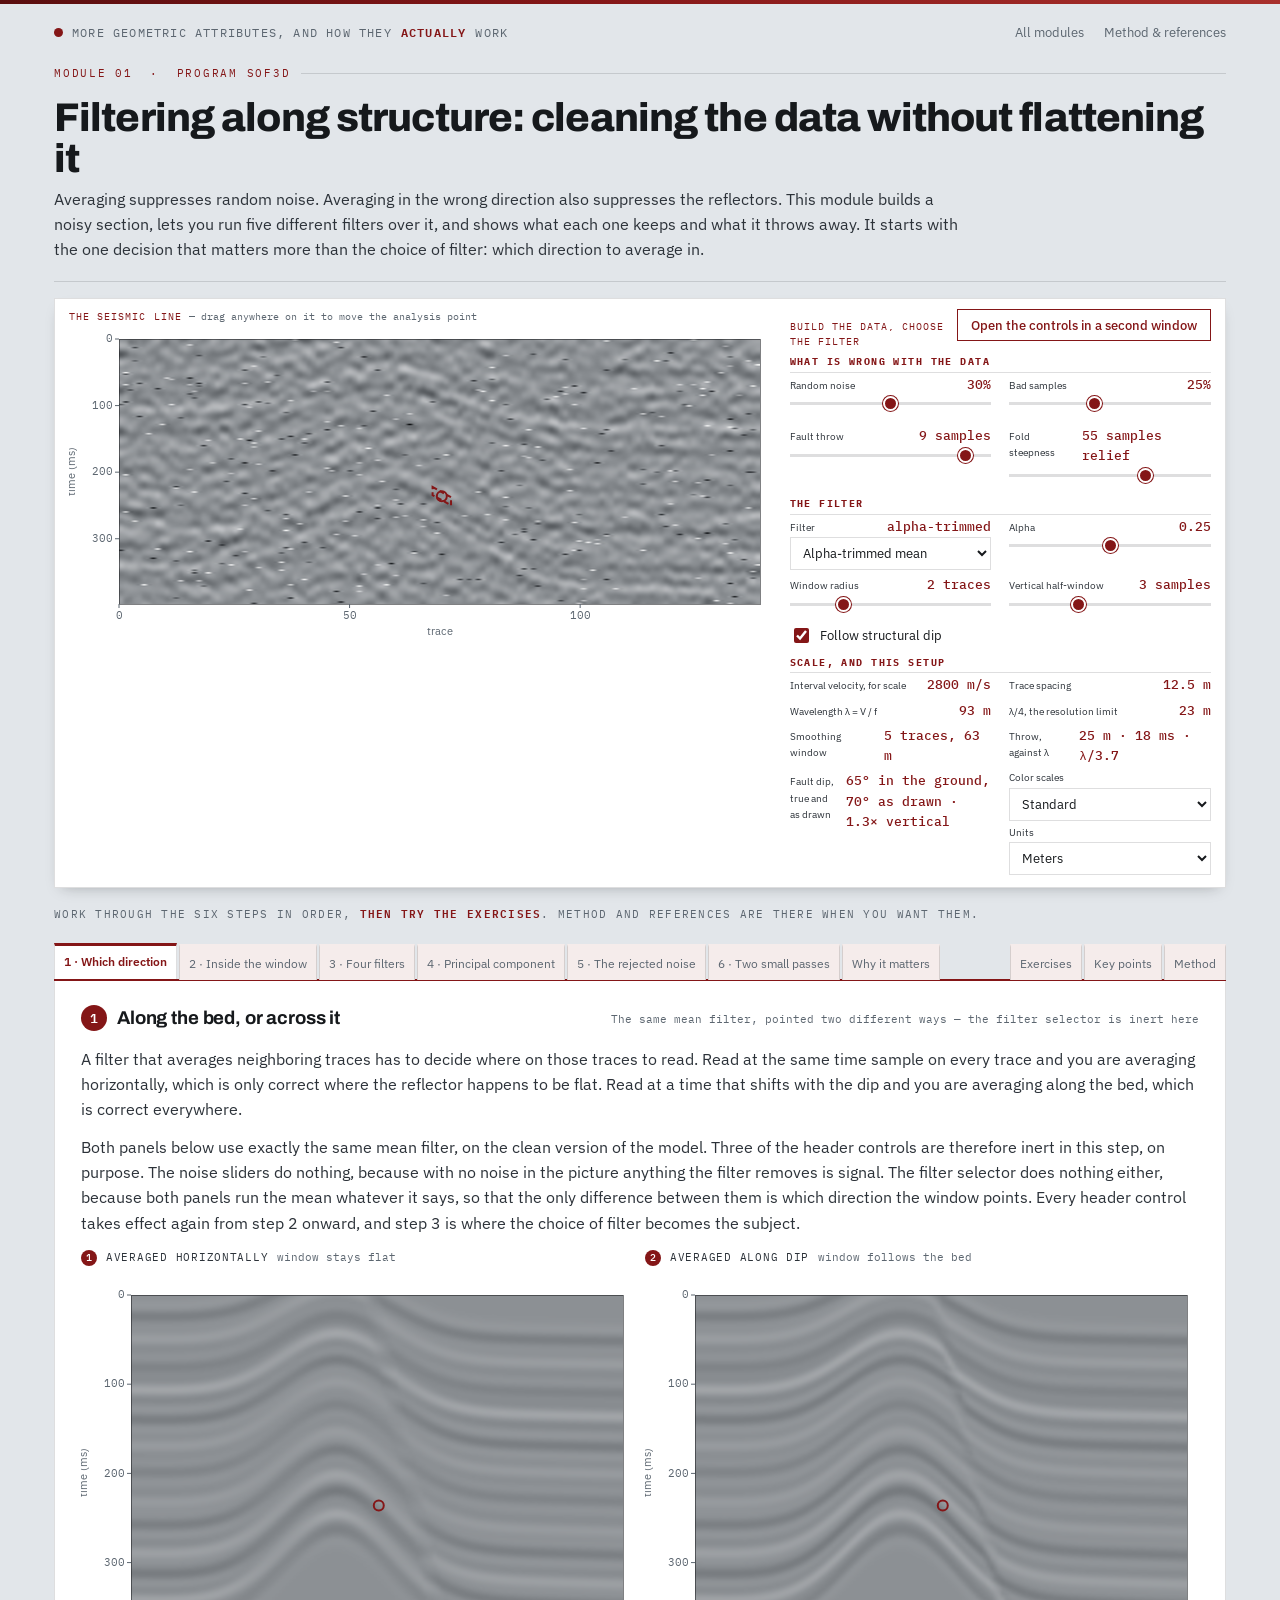
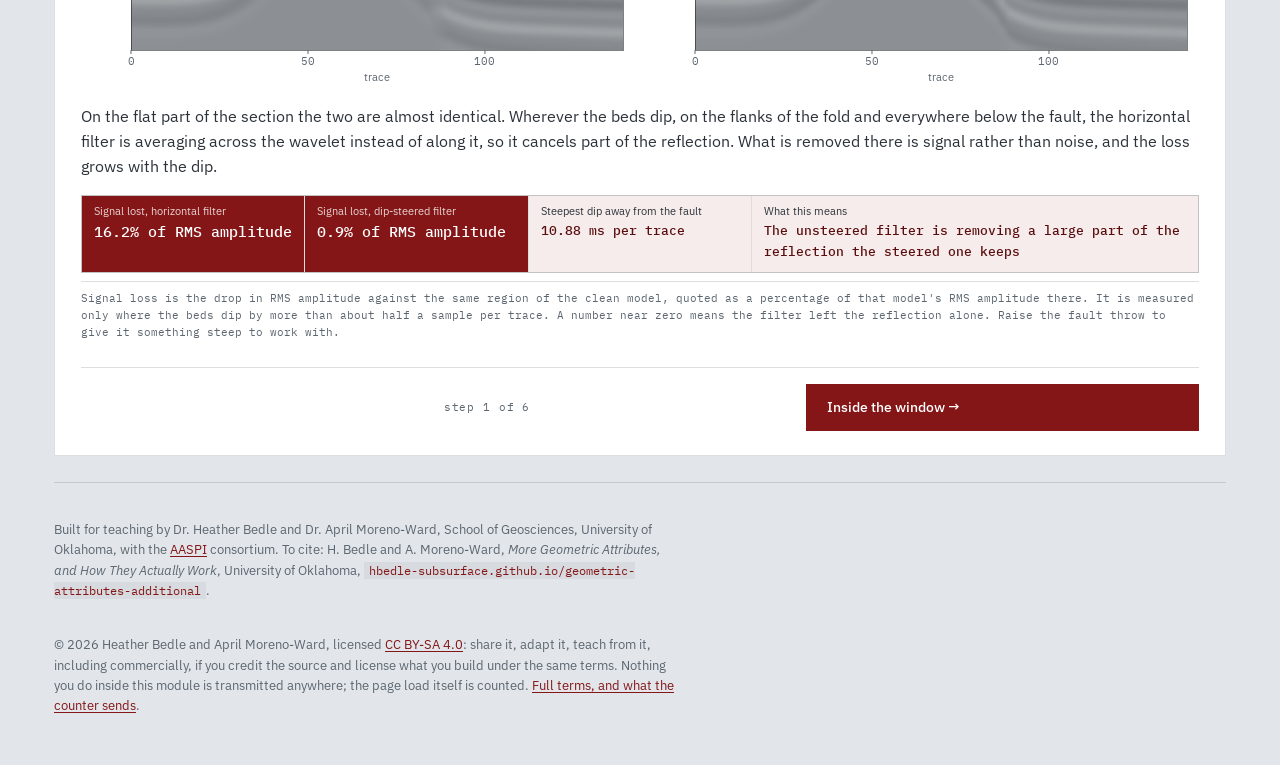
<file: modules/sof.html>
<!DOCTYPE html>
<html lang="en">
<head>
<meta charset="utf-8">
<meta name="viewport" content="width=device-width, initial-scale=1">
<title>Filtering along structure | More Geometric Attributes</title>
<meta name="description" content="Structure-oriented filtering: why the filter has to follow the bed, what the mean, alpha-trimmed, median, LUM and principal component filters each do with the same window of data, and why two small passes beat one large one.">
<link rel="preconnect" href="https://fonts.googleapis.com">
<link rel="preconnect" href="https://fonts.gstatic.com" crossorigin>
<link href="https://fonts.googleapis.com/css2?family=Archivo:wght@600;700;800&family=IBM+Plex+Mono:wght@400;500&family=IBM+Plex+Sans:wght@400;500;600&display=swap" rel="stylesheet">
<link rel="stylesheet" href="../assets/style.css">
<link rel="license" href="https://creativecommons.org/licenses/by-sa/4.0/">
</head>
<body>

<div class="wrap">
  <header class="masthead">
    <a class="brand" href="../index.html"><span class="dot"></span>More geometric attributes, and how they <b>actually</b> work</a>
    <nav>
      <a href="../index.html">All modules</a>
      <a href="#tabs" data-tab="pm">Method &amp; references</a>
    </nav>
  </header>

  <div class="mod-head">
    <p class="eyebrow">Module 01 &nbsp;·&nbsp; Program sof3d</p>
    <h1>Filtering along structure: cleaning the data without flattening it</h1>
    <p class="sub">Averaging suppresses random noise. Averaging in the wrong direction also suppresses the
      reflectors. This module builds a noisy section, lets you run five different filters over it, and shows
      what each one keeps and what it throws away. It starts with the one decision that matters more than
      the choice of filter: which direction to average in.</p>
  </div>

  <div class="labhead">
    <div class="labgrid">
      <div>
        <p class="cap">The seismic line <span>&mdash; drag anywhere on it to move the analysis point</span></p>
        <canvas id="cSec" aria-label="Vertical seismic section with the analysis window drawn on it"></canvas>
      </div>
      <div>
        <p class="cap">Build the data, choose the filter</p>
        <div class="controls">
          <div class="ctl-col">
            <h2>What is wrong with the data</h2>
            <div class="ctl">
              <label for="noise">Random noise <span class="val" id="noiseV">30%</span></label>
              <input type="range" data-key="noise" id="noise" min="0" max="60" step="5" value="30">
            </div>
            <div class="ctl">
              <label for="spike">Bad samples <span class="val" id="spikeV">25%</span></label>
              <input type="range" data-key="spike" id="spike" min="0" max="60" step="5" value="25">
            </div>
            <div class="ctl">
              <label for="thr">Fault throw <span class="val" id="thrV">9 samples</span></label>
              <input type="range" data-key="thr" id="thr" min="0" max="10" step="1" value="9">
            </div>
            <div class="ctl">
              <label for="tilt">Fold steepness <span class="val" id="tiltV">55 samples relief</span></label>
              <input type="range" data-key="tilt" id="tilt" min="0" max="80" step="5" value="55">
            </div>
          </div>
          <div class="ctl-col">
            <h2>The filter</h2>
            <div class="ctl">
              <label for="filt">Filter <span class="val" id="filtV">alpha-trimmed</span></label>
              <select data-key="filt" id="filt">
                <option value="0">Mean</option>
                <option value="1" selected>Alpha-trimmed mean</option>
                <option value="2">Median</option>
                <option value="3">LUM</option>
                <option value="4">Principal component</option>
              </select>
            </div>
            <div class="ctl">
              <label for="alpha">Alpha <span class="val" id="alphaV">0.25</span></label>
              <input type="range" data-key="alpha" id="alpha" min="0" max="50" step="5" value="25">
            </div>
            <div class="ctl">
              <label for="half">Window radius <span class="val" id="halfV">2 traces</span></label>
              <input type="range" data-key="half" id="half" min="1" max="5" step="1" value="2">
            </div>
            <div class="ctl">
              <label for="khalf">Vertical half-window <span class="val" id="khalfV">3 samples</span></label>
              <input type="range" data-key="khalf" id="khalf" min="1" max="7" step="1" value="3">
            </div>
            <div class="check">
              <input type="checkbox" data-key="steer" id="steer" checked>
              <label for="steer" style="display:inline">Follow structural dip</label>
            </div>
          </div>
          <div class="ctl-col">
            <h2>Scale, and this setup</h2>
            <div class="ctl"><label>Interval velocity, for scale <span class="val" id="pVel">&mdash;</span></label></div>
            <div class="ctl"><label>Trace spacing <span class="val" id="pBin">&mdash;</span></label></div>
            <div class="ctl"><label>Wavelength &lambda; = V / f <span class="val" id="pLam">&mdash;</span></label></div>
            <div class="ctl"><label>&lambda;/4, the resolution limit <span class="val" id="pQ">&mdash;</span></label></div>
            <div class="ctl"><label>Smoothing window <span class="val" id="pWin">&mdash;</span></label></div>
            <div class="ctl"><label>Throw, against &lambda; <span class="val" id="pThr">&mdash;</span></label></div>
            <div class="ctl"><label>Fault dip, true and as drawn
              <span class="val" id="pDip">&mdash;</span></label></div>
            <div id="utilbar"></div>
          </div>
        </div>
      </div>
    </div>
  </div>

  <p class="tabhint">Work through the six steps in order, <b>then try the exercises</b>.
    Method and references are there when you want them.</p>
  <nav class="tabs" id="tabs" role="tablist" aria-label="Module steps">
    <button role="tab" data-tab="p1" aria-selected="false">1 · Which direction</button>
    <button role="tab" data-tab="p2" aria-selected="false">2 · Inside the window</button>
    <button role="tab" data-tab="p3" aria-selected="false">3 · Four filters</button>
    <button role="tab" data-tab="p4" aria-selected="false">4 · Principal component</button>
    <button role="tab" data-tab="p5" aria-selected="false">5 · The rejected noise</button>
    <button role="tab" data-tab="p6" aria-selected="false">6 · Two small passes</button>
    <button role="tab" data-tab="pw" aria-selected="false">Why it matters</button>
    <span class="gap"></span>
    <button role="tab" data-tab="pe" aria-selected="false">Exercises</button>
    <button role="tab" data-tab="pk" aria-selected="false">Key points</button>
    <button role="tab" data-tab="pm" aria-selected="false">Method</button>
  </nav>

  <!-- ================================ 1 ================================ -->
  <section class="tabpane" id="p1" role="tabpanel" hidden>
    <div class="plot-head" style="margin-bottom:14px">
      <h3><span class="stepno">1</span>Along the bed, or across it</h3>
      <span class="hint">The same mean filter, pointed two different ways &mdash; the filter selector is
        inert here</span>
    </div>
    <p class="lede">A filter that averages neighboring traces has to decide where on those traces to read.
      Read at the same time sample on every trace and you are averaging horizontally, which is only correct
      where the reflector happens to be flat. Read at a time that shifts with the dip and you are averaging
      along the bed, which is correct everywhere.</p>
    <p class="lede">Both panels below use exactly the same mean filter, on the clean version of the model.
      Three of the header controls are therefore inert in this step, on purpose. The noise sliders do
      nothing, because with no noise in the picture anything the filter removes is signal. The filter
      selector does nothing either, because both panels run the mean whatever it says, so that the only
      difference between them is which direction the window points. Every header control takes effect
      again from step 2 onward, and step 3 is where the choice of filter becomes the subject.</p>

    <div class="sec-row" id="row1">
      <div class="panel-col">
        <p class="sublabel"><b>1</b> Averaged horizontally <span class="note">window stays flat</span></p>
        <canvas id="c1a" aria-label="Section filtered with a horizontal mean filter"></canvas>
      </div>
      <div class="panel-col">
        <p class="sublabel"><b>2</b> Averaged along dip <span class="note">window follows the bed</span></p>
        <canvas id="c1b" aria-label="Section filtered with a dip-steered mean filter"></canvas>
      </div>
    </div>

    <p class="lede" style="margin-top:12px">On the flat part of the section the two are almost identical.
      Wherever the beds dip, on the flanks of the fold and everywhere below the fault, the horizontal
      filter is averaging across the wavelet instead of along it, so it cancels part of the reflection. What
      is removed there is signal rather than noise, and the loss grows with the dip.</p>

    <div class="stats">
      <div class="stat key"><span>Signal lost, horizontal filter</span><b id="s1a">—</b></div>
      <div class="stat key"><span>Signal lost, dip-steered filter</span><b id="s1b">—</b></div>
      <div class="stat"><span>Steepest dip away from the fault</span><b id="s1c">—</b></div>
      <div class="stat wide"><span>What this means</span><b id="s1d">—</b></div>
    </div>
    <p class="legend prose"><span>Signal loss is the drop in RMS amplitude against the same region of the
      clean model, quoted as a percentage of that model's RMS amplitude there. It is measured only where
      the beds dip by more than about half a sample per trace. A number near zero means the filter left the
      reflection alone. Raise the fault throw to give it something steep to work with.</span></p>
  </section>

  <!-- ================================ 2 ================================ -->
  <section class="tabpane" id="p2" role="tabpanel" hidden>
    <div class="plot-head" style="margin-bottom:14px">
      <h3><span class="stepno">2</span>What is actually in the window</h3>
      <span class="hint">Every filter here sees this same list of numbers</span>
    </div>
    <p class="lede">Move the analysis point around the section and watch the list on the right. Those are the
      values the window collects, gathered along the local dip. A filter is nothing more than a rule for
      turning that list into one number to write back at the center.</p>
    <p class="lede">Sorted, the list makes the differences between the filters obvious. Random noise spreads
      the values out evenly. A bad sample puts one value a long way from the rest, at one end of the sorted
      list, which is exactly where a rule that trims the ends will find it.</p>

    <div class="sec-row" id="row2">
      <div class="panel-col">
        <p class="sublabel"><b>1</b> Zoom on the window <span class="note">the window leans with the bed</span></p>
        <canvas id="c2a" aria-label="Close-up of the analysis window on the section"></canvas>
      </div>
      <div class="panel-col">
        <p class="sublabel"><b>2</b> The values, sorted <span class="note">what each rule keeps</span></p>
        <canvas id="c2b" aria-label="The gathered values in sorted order, showing which are trimmed"></canvas>
      </div>
    </div>

    <div class="stats">
      <div class="stat"><span>Traces in the window</span><b id="s2a">—</b></div>
      <div class="stat"><span>Local dip</span><b id="s2b">—</b></div>
      <div class="stat"><span>Spread of the values</span><b id="s2c">—</b></div>
      <div class="stat key"><span>Value at the center, before filtering</span><b id="s2d">—</b></div>
      <div class="stat key"><span>What the current filter writes back</span><b id="s2e">—</b></div>
    </div>
  </section>

  <!-- ================================ 3 ================================ -->
  <section class="tabpane" id="p3" role="tabpanel" hidden>
    <div class="plot-head" style="margin-bottom:14px">
      <h3><span class="stepno">3</span>Four rules, one window</h3>
      <span class="hint">Mean, alpha-trimmed, median, LUM</span>
    </div>
    <p class="lede">All four use the single dipping plane through the analysis point — one value per trace,
      nothing above or below. They differ only in how much of that list they are willing to discard.</p>
    <ul style="font-size:14.5px;color:var(--ink-soft);max-width:96ch">
      <li><b>Mean.</b> Average everything. Best at suppressing random noise, worst at surviving a bad sample,
        because one wild value drags the average with it.</li>
      <li><b>Alpha-trimmed mean.</b> Sort, throw away a fraction &alpha; of the list from each end, average
        the rest. At &alpha; = 0 it <em>is</em> the mean; at &alpha; = 0.5 it <em>is</em> the median. The
        useful settings are in between, where a spike is discarded but the averaging that suppresses random
        noise is kept.</li>
      <li><b>Median.</b> Take the middle value. Immune to spikes, but it is one sample rather than an
        average, so it does less about random noise.</li>
      <li><b>LUM.</b> Keep the value that is already there unless it falls outside the trimmed range, and
        only then pull it back to the edge of that range. It does nothing at all to a sample the window
        agrees with, which is what keeps it sharp.</li>
    </ul>

    <div class="sec-row" id="row3">
      <div class="panel-col">
        <p class="sublabel"><b>1</b> Mean</p>
        <canvas id="c3a" aria-label="Section filtered with the mean filter"></canvas>
      </div>
      <div class="panel-col">
        <p class="sublabel"><b>2</b> Alpha-trimmed</p>
        <canvas id="c3b" aria-label="Section filtered with the alpha-trimmed mean filter"></canvas>
      </div>
      <div class="panel-col">
        <p class="sublabel"><b>3</b> Median</p>
        <canvas id="c3c" aria-label="Section filtered with the median filter"></canvas>
      </div>
      <div class="panel-col">
        <p class="sublabel"><b>4</b> LUM</p>
        <canvas id="c3d" aria-label="Section filtered with the LUM filter"></canvas>
      </div>
    </div>

    <p class="lede" style="margin-top:12px">The model is built twice: once clean and once with the noise and
      the bad samples added. Since the clean version is known, the error of each filtered result can be
      measured rather than argued about. Lower is closer to the truth.</p>

    <div class="stats">
      <div class="stat"><span>Error before filtering</span><b id="s3r">—</b></div>
      <div class="stat"><span>Mean</span><b id="s3a">—</b></div>
      <div class="stat"><span>Alpha-trimmed</span><b id="s3b">—</b></div>
      <div class="stat"><span>Median</span><b id="s3c">—</b></div>
      <div class="stat"><span>LUM</span><b id="s3d">—</b></div>
      <div class="stat key wide"><span>Best of the four, at these settings</span><b id="s3e">—</b></div>
    </div>
  </section>

  <!-- ================================ 4 ================================ -->
  <section class="tabpane" id="p4" role="tabpanel" hidden>
    <div class="plot-head" style="margin-bottom:14px">
      <h3><span class="stepno">4</span>The principal component filter</h3>
      <span class="hint">The only one that uses the whole 3D window</span>
    </div>
    <p class="lede">The four filters in step 3 look at one value per trace. This one looks at the whole
      window, every trace and every sample in the vertical half-window. It asks which single waveform,
      scaled differently on each trace, best explains all of them at once.</p>
    <p class="lede">That waveform is the first eigenvector of the covariance matrix between the traces. Each
      trace is then rebuilt as its own projection onto it. Anything the traces share survives; anything only
      one trace has does not, because it cannot be written as a scaled copy of a shared waveform.</p>

    <div class="sec-row" id="row4">
      <div class="panel-col">
        <p class="sublabel"><b>1</b> The window, trace by trace
          <span class="note">gray in, crimson out</span></p>
        <canvas id="c4a" aria-label="Traces in the analysis window before and after principal component filtering"></canvas>
      </div>
      <div class="panel-col">
        <p class="sublabel"><b>2</b> How much of the window is one waveform
          <span class="note">eigenvalue spectrum</span></p>
        <canvas id="c4b" aria-label="Eigenvalue spectrum of the covariance matrix in the window"></canvas>
      </div>
    </div>

    <p class="lede" style="margin-top:12px">The bar chart is the energy explained by each successive
      eigenvector. Where the traces are coherent the first bar takes nearly everything, and keeping only it
      loses almost no signal. Where they are not — at the fault, or with the noise turned up — the energy is
      spread across the bars, and keeping only the first one is a much bigger intervention. The energy in
      that first bar as a fraction of the total is the energy-ratio coherence attribute, which is why this
      filter and that attribute keep appearing together.</p>

    <div class="stats">
      <div class="stat"><span>Voxels the PC filter uses</span><b id="s4a">—</b></div>
      <div class="stat"><span>Voxels the other filters use</span><b id="s4b">—</b></div>
      <div class="stat key"><span>Energy in the first eigenvector</span><b id="s4c">—</b></div>
      <div class="stat"><span>Error of the PC-filtered section</span><b id="s4d">—</b></div>
    </div>
  </section>

  <!-- ================================ 5 ================================ -->
  <section class="tabpane" id="p5" role="tabpanel" hidden>
    <div class="plot-head" style="margin-bottom:14px">
      <h3><span class="stepno">5</span>Always look at what you threw away</h3>
      <span class="hint">Input minus output</span>
    </div>
    <p class="lede">A filtered section looks better whatever is done to it, because smoothing makes any
      picture calmer. The check that carries information is the difference between input and output: the
      part of the data the filter classified as noise. A reflector visible in that panel means the filter
      removed signal, and a calmer output is no evidence that it did not.</p>
    <p class="lede">Turn the noise down and the window radius up, and reflectors appear in the rejected
      panel. AASPI outputs the rejected noise as a volume so that this check can be made on real data.</p>

    <div class="sec-row" id="row5">
      <div class="panel-col">
        <p class="sublabel"><b>1</b> Input</p>
        <canvas id="c5a" aria-label="Input section"></canvas>
      </div>
      <div class="panel-col">
        <p class="sublabel"><b>2</b> Filtered</p>
        <canvas id="c5b" aria-label="Filtered section"></canvas>
      </div>
      <div class="panel-col">
        <p class="sublabel"><b>3</b> Rejected <span class="note">same color scale</span></p>
        <canvas id="c5c" aria-label="The difference between input and output"></canvas>
      </div>
    </div>

    <div class="stats">
      <div class="stat"><span>Energy removed</span><b id="s5a">—</b></div>
      <div class="stat key wide"><span>How much of it resembles the reflectors</span><b id="s5b">—</b></div>
      <div class="stat wide"><span>Verdict</span><b id="s5c">—</b></div>
    </div>
    <p class="legend prose"><span>Because the clean model is known, the rejected panel can be measured
      against it. The first figure is the correlation between what was thrown away and the clean model. The
      second is the share of the rejected energy that lies along it, which is the square of the first and
      is therefore always the smaller of the two. On real data neither number exists, which is why you have
      to look at the panel instead.</span></p>
  </section>

  <!-- ================================ 6 ================================ -->
  <section class="tabpane" id="p6" role="tabpanel" hidden>
    <div class="plot-head" style="margin-bottom:14px">
      <h3><span class="stepno">6</span>Two small passes, not one big one</h3>
      <span class="hint">Same reach, different weights, less arithmetic</span>
    </div>
    <p class="lede">A 7-point filter can be built two ways: apply a 7-point operator once, or apply a
      3-point operator three times. The two reach equally far across the data but apply different
      weights.</p>
    <p class="lede">A single pass weights every sample in the window equally, so the sample at the far edge
      counts as much as the one at the center. Cascading small operators produces weights that taper toward
      the edges all by themselves, and a tapered filter follows a curving reflector better because it leans
      on the far samples less.</p>
    <p class="lede">The panels below are one-dimensional, and in one dimension the two cost about the same:
      seven multiply-adds for the single pass against nine for the three short ones. The saving arrives in
      higher dimensions, where the count grows with the volume of the window rather than with its width.
      Three passes of a 3&times;3&times;3 operator cost 81 operations against 343 for a single
      7&times;7&times;7, which is the form <span class="k">sof3d</span> actually runs.</p>

    <div class="sec-row" id="row6">
      <div class="panel-col">
        <p class="sublabel"><b>1</b> The effective weights <span class="note">single pass against cascaded</span></p>
        <canvas id="c6a" aria-label="Filter weights for a single-pass operator and for cascaded short operators"></canvas>
      </div>
      <div class="panel-col">
        <p class="sublabel"><b>2</b> One wide pass, and three narrow ones
          <span class="note">on the section</span></p>
        <canvas id="c6b" aria-label="Section filtered by one wide pass and by three narrow passes"></canvas>
      </div>
    </div>

    <div class="stats">
      <div class="stat"><span>One pass, radius 3</span><b id="s6a">—</b></div>
      <div class="stat"><span>Three passes, radius 1</span><b id="s6b">—</b></div>
      <div class="stat"><span>Operations per output sample</span><b id="s6c">—</b></div>
      <div class="stat key wide"><span>What the taper buys</span><b id="s6d">—</b></div>
    </div>
    <p class="lede" style="margin-top:12px">One further point matters only on genuinely noisy data. If the
      dip estimate was made on the unfiltered volume then it is itself noisy, and a second pass steered by
      a bad dip field will smear along the wrong direction. AASPI's advice is to send the filtered volume back
      through <span class="k">dip3d</span> before the next pass, so the dips improve along with the data.</p>
  </section>

  <!-- ============================ WHY IT MATTERS ========================= -->
  <section class="tabpane" id="pw" role="tabpanel" hidden>
    <p class="lede">Structure-oriented filtering is almost never the end product. It is the step that runs
      before everything else, and its effects propagate.</p>
    <ul style="font-size:14.5px;color:var(--ink-soft);max-width:96ch">
      <li><b>Every attribute downstream inherits it.</b> Coherence, curvature and aberrancy are all
        derivatives of one kind or another, and differentiating amplifies noise. Filtering first is usually
        the difference between a curvature volume you can interpret and a curvature volume that is mostly
        speckle. Filtering <em>too hard</em> first is how the small fault you were looking for stops
        existing.</li>
      <li><b>It changes what an autopicker can do.</b> A horizon tracker follows peaks. Random noise
        creates false peaks for it to jump to, and structure-oriented filtering removes most of them without
        moving the real ones, because it smooths along the reflector rather than across it.</li>
      <li><b>Acquisition footprint is the classic target.</b> The striping that follows the shooting
        direction is coherent, so it survives filters that only suppress random noise. It also cuts across
        the geology, so a filter aligned along the geology attenuates it.</li>
      <li><b>The rejected volume is the check on the filter.</b> On real data there is no way to prove the
        filter removed only noise. Inspecting the rejected volume, every time, on the sections that matter,
        is the available substitute.</li>
      <li><b>It is not a substitute for processing.</b> If the data are noisy because the migration velocity
        was wrong, a filter aligned along the resulting mispositioned reflectors will make an incorrect
        image look more convincing rather than less.</li>
    </ul>
  </section>

  <!-- ============================== EXERCISES ============================ -->
  <section class="tabpane" id="pe" role="tabpanel" hidden>
    <div class="tryit" style="max-width:none">
      <h3>Try this</h3>
      <ol>
        <li><b>Break the horizontal filter.</b> <em>Why bother: it shows that the shape of a window decides what a filter destroys, before any parameter has been tuned.</em> In step 1, take the fault throw to zero and look at the
          two panels below the fault, then put it back up to its maximum and look again.
          <details class="reveal"><summary>Hint</summary><span class="ans">The horizontal filter loses
            several times more amplitude on the steeply dipping flank than the dip-steered one does, and the
            loss grows with dip. The general rule: a horizontal filter of half-width J starts destroying a
            reflector once the dip moves it more than about a quarter of a wavelength across the window.
            Dip steering is not a refinement of an unsteered filter; an unsteered filter is wrong everywhere
            the beds are not flat.</span></details></li>
        <li><b>Find where alpha-trimmed beats both of its end members.</b> <em>Why bother: the mean and the median are the two filters people actually reach for, and here neither of them wins.</em> Put bad samples at 40% and random
          noise at 30%, then read the four errors in step 3 at &alpha; = 0, 0.25 and 0.5.
          <details class="reveal"><summary>Hint</summary><span class="ans">The error dips in the middle: it is
            lowest at &alpha; = 0.25 and higher at both ends, though not by a large margin. Notice first
            that the two ends are not approximations of anything: the &alpha; = 0 figure is <em>identical</em> to the mean and
            the &alpha; = 0.5 figure is <em>identical</em> to the median, because at those settings the
            alpha-trimmed mean is those filters. The mean is dragged around by every spike; the median
            ignores the spikes but keeps one value instead of averaging five, so it does less about the
            random noise. In between, both problems are handled and the measured error is lower than at
            either end. That behavior is the reason the filter has a tunable &alpha; at all.</span></details></li>
        <li><b>Make LUM do nothing.</b> <em>Why bother: leaving clean data alone is a property worth knowing about, because it decides what is safe to run everywhere.</em> Turn both noise sliders to zero and watch the LUM error.
          <details class="reveal"><summary>Hint</summary><span class="ans">LUM does about half the damage the
            mean does. On data with nothing wrong with it, LUM only changes a
            sample that falls outside the range of its neighbors, and hardly any do; the mean smooths
            everything whether or not it needed smoothing. Now put the noise sliders back up and read step 3
            again: LUM is the worst of the four there. That is the trade the filter makes. LUM is the
            safest of the four to run when it is not clear the data need filtering, and the least effective
            when they do.</span></details></li>
        <li><b>Catch a filter stealing signal.</b> <em>Why bother: the rejected part is the only place a filter’s mistakes are visible. The output always looks better.</em> In step 5, set the noise sliders low, the window radius to
          5 and the vertical half-window to 7.
          <details class="reveal"><summary>Hint</summary><span class="ans">Reflectors appear in the rejected
            panel and the signal fraction climbs. At these settings the filter is removing signal rather
            than noise. The filtered panel still looks reasonable on its own, which is why the rejected
            panel is worth checking separately.</span></details></li>
        <li><b>Watch the PC filter at the fault.</b> <em>Why bother: structure-oriented filtering is recommended on the grounds that it preserves faults, and this is where that claim can be tested.</em> Move the analysis point onto the fault plane in step 4
          with the throw at maximum.
          <details class="reveal"><summary>Hint</summary><span class="ans">The eigenvalue spectrum flattens:
            the traces on the two sides of the fault are no longer scaled copies of one waveform, so no
            single eigenvector explains them. The filter reconstructs from the first one anyway, which
            smears the discontinuity, which is the failure the edge preservation of module 02
            addresses.</span></details></li>
      </ol>
    </div>
  </section>

  <!-- ============================= KEY POINTS ============================ -->
  <section class="tabpane" id="pk" role="tabpanel" hidden>
    <div class="takeaway" style="max-width:none">
      <h3>The main points</h3>
      <ul>
        <li><b>The direction matters more than the filter.</b> All five filters here are sound. Applied
          horizontally to a dipping reflector, every one of them destroys it.</li>
        <li><b>Dip steering is why this needs <span class="k">dip3d</span> first.</b> Structure-oriented
          filtering cannot run without a dip volume, which is why it sits where it does in the workflow.</li>
        <li><b>Mean and median are the two ends of one filter.</b> The alpha-trimmed mean is both, and
          everything in between, on one slider.</li>
        <li><b>LUM is the conservative choice.</b> It leaves alone anything its neighbors agree with, so it
          is the least likely to produce a smooth result the data do not support.</li>
        <li><b>The principal component filter uses the whole window.</b> More information, a stronger result
          on coherent data, and a worse one across an edge, where no single waveform describes the
          traces.</li>
        <li><b>Small windows applied several times beat one large window.</b> Tapered weights, better
          behavior on curved reflectors, and less arithmetic.</li>
        <li><b>Look at the rejected noise every time.</b> It is the only display that can tell you the
          filter went too far.</li>
      </ul>
    </div>
  </section>

  <!-- =============================== METHOD ============================== -->
  <section class="tabpane" id="pm" role="tabpanel" hidden>
    <details class="notes" open>
      <summary>Method, sources, and what has been simplified</summary>
      <p>The model is a layered section with a fold, an optional normal fault, band-limited random
        noise and isolated bad samples. It is built twice from the same random seed: once clean and once
        contaminated. Every error figure quoted on the page is the root-mean-square difference between a
        filtered result and that clean version, measured on the running page rather than estimated.</p>
      <p>Dip is estimated from the contaminated section by the semblance dip scan of the first module set,
        on a decimated grid, and interpolated back to full resolution. Gathering along that dip uses linear
        interpolation, because a dip of a fraction of a sample per trace almost never lands on a sample.</p>
      <p><b>The filters follow the <span class="k">sof3d</span> documentation directly.</b> The alpha-trimmed
        mean discards &alpha;(J&minus;1) values from each end of the sorted window and averages the rest, so
        &alpha; = 0 gives the mean and &alpha; = 0.5 gives the median. LUM replaces the center value only if
        it falls outside the trimmed range. The principal component filter builds the covariance matrix
        between traces, takes its first eigenvector, and reconstructs each trace as its projection onto
        that eigenvector. The Hilbert-transform term in the covariance is included, which is what makes the
        result insensitive to where the window sits on the wavelet.</p>
      <p><b>Where this departs from AASPI, and why.</b> This is a 2D section, so the window is a line of
        traces rather than a rectangle or ellipse of them, and there is no crossline dip. The first
        eigenvector is found by power iteration rather than by a full eigen-decomposition, which is enough
        when only the dominant one is needed. Three parameters make production structure-oriented filtering
        usable: the Kuwahara window search and the similarity thresholds s<sub>low</sub>,
        s<sub>high</sub> and s<sub>center</sub>. They are absent here so that module 02 can introduce them
        alongside the problem they address.</p>
      <p>The cascading demonstration in step 6 uses the mean filter, because the effective-weight argument
        is exact for a linear filter and only approximate for the others.</p>
            <p><b>Where the meters come from.</b> The model is built in samples and traces; nothing in the
        filters uses a velocity or a bin size. The scale panel converts, using an interval velocity of
        2800 m/s and a trace spacing of 12.5 m, so that a filter window can be quoted as a footprint on the
        ground. Both numbers are assumed rather than derived, and either can be read as a different
        survey by scaling everything the panel reports.</p>
      <p><b>The panels are not the same kind of picture.</b> The section is an amplitude, a signed number
        with a sign convention behind it. The difference panels are the part a filter removed, which is
        also an amplitude, so those two can be compared directly. The error numbers are not: they are a
        root-mean-square distance from the clean model, which exists only because this is a synthetic. No
        such number is available on real data, which is why the visual comparison matters more than the
        ranking.</p>
      <p><b>What the model leaves out.</b> The noise here is band-limited and laterally correlated, which
        resembles a migrated section, but the model has no multiples, no acquisition footprint, and no
        residual migration smile, three of the things structure-oriented filtering is most often
        deployed against. The fault is a clean rigid offset with no damage zone, no drag and no
        fault-plane reflection. Real faults come with a few traces of genuinely disturbed data around
        them, and that zone is harder for every filter here than the sharp discontinuity in this model.</p>
            <p><b>Fault dip, and why the drawn one is steeper.</b> The dip is specified in the ground and
        converted to a slope on the section through the velocity and the bin spacing, so the plane is at
        65&deg; in the rock rather than 65&deg; on the screen. The section is vertically exaggerated, as
        nearly every seismic display is, and the scale panel reports the drawn dip alongside the true one
        so the difference can be seen rather than inferred. Fault dips measured off a section are
        routinely too steep for this reason alone.</p>
      <ul>
        <li>AASPI, <em>Structure-oriented filtering of poststack data: Program sof3d</em>, University of
          Oklahoma — the filter definitions, the cascading advice, and the recommendation to output the
          rejected noise.</li>
        <li>Fehmers, G. C., and C. F. W. Höcker, 2003, Fast structural interpretation with
          structure-oriented filtering: <em>Geophysics</em>, 68, 1286–1293.</li>
        <li>Luo, Y., M. Marhoon, S. Al Dossary, and M. Alfaraj, 2002, Edge-preserving smoothing and
          applications: <em>The Leading Edge</em>, 21, no. 2, 136–158.</li>
        <li>Marfurt, K. J., 2006, Robust estimates of 3D reflector dip and azimuth:
          <em>Geophysics</em>, 71, P29–P40.</li>
        <li>Kirlin, R. L., and W. J. Done, eds., 1999, <em>Covariance analysis for seismic signal
          processing</em>: Society of Exploration Geophysicists, Geophysical Developments Series 8.</li>
      </ul>
    </details>
  </section>

  <section class="nextup" id="nextup" hidden>
    <p class="eyebrow">Next up</p>
    <h3><a href="edgepreserve.html">02 · Edge-preserving filtering</a></h3>
    <p>Everything in this module smooths across a fault as readily as it smooths along a reflector. Two
      ideas fix that: choose a window that does not straddle the edge, and refuse to filter where coherence
      says an edge is there.</p>
    <a class="btn" href="edgepreserve.html">Open module 02 →</a>
    <a class="btn ghost" href="../index.html">All modules</a>
  </section>

  <div class="pager" id="pager" hidden>
    <a class="btn ghost" href="../index.html">← All modules</a>
    <a class="btn" href="edgepreserve.html">Next: edge preservation →</a>
  </div>

  <!-- The full license text, the counting note and the AASPI acknowledgment live
       once, in the About section of the landing page. Repeating all of it under
       every module put two hundred words of boilerplate between the reader and
       the next module, six times over. What stays here is what someone who
       arrived on this page directly still needs: who made it, how to cite it,
       what they may do with it, and what the page transmits. -->
  <footer>
    <div class="foot-grid">
      <p class="lic">Built for teaching by Dr. Heather Bedle and Dr. April Moreno-Ward, School of
        Geosciences, University of Oklahoma, with the
        <a href="https://www.ou.edu/mcee/labs/aaspi">AASPI</a> consortium. To cite: H. Bedle and
        A. Moreno-Ward, <i>More Geometric Attributes, and How They Actually Work</i>, University of
        Oklahoma, <span class="k">hbedle-subsurface.github.io/geometric-attributes-additional</span>.</p>
      <p class="lic">&copy; 2026 Heather Bedle and April Moreno-Ward, licensed
        <a rel="license" href="https://creativecommons.org/licenses/by-sa/4.0/">CC BY-SA 4.0</a>: share
        it, adapt it, teach from it, including commercially, if you credit the source and license what
        you build under the same terms. Nothing you do inside this module is transmitted anywhere; the
        page load itself is counted. <a href="../index.html#about">Full terms, and what the counter
        sends</a>.</p>
    </div>
  </footer>
</div>

<script src="../assets/count.js"></script>
<script src="../assets/popout.js"></script>
<script src="../assets/seismic.js"></script>
<script src="../assets/attributes.js"></script>
<script src="../assets/extra.js"></script>
<script src="../assets/lab.js"></script>
<script src="../assets/panelout.js"></script>
<script>
(function () {
  'use strict';
  if (!LAB.guard(['SEIS', 'ATTR', 'EXTRA', 'LAB'])) return;

  const $ = (id) => document.getElementById(id);
  const clamp = LAB.clamp;
  const CRIM = '#841617', SLATE = '#5C6670', INK = '#16191C', TEAL = '#0B7285';

  const NX = 140, NT = 200, DT = 0.002;

  /* The model is built in samples and traces because that is what the
     arithmetic needs. These two numbers are what turn it back into ground: a
     velocity to convert two-way time into thickness, and a bin spacing to
     convert traces into distance along the line. Nothing in the attribute
     calculations uses them. They exist so that a window can be quoted as a
     length, which is the form in which the question "is this window the right
     size?" can actually be answered. */
  const VEL = 2800, BINM_LINE = 12.5, FREQ = 30;
  const FAULT_DIP = 65;          // degrees from horizontal, in the ground
  const P = LAB.physics({ dt: DT, v: VEL, bin: BINM_LINE, freq: FREQ });
  const FILTNAMES = ['mean', 'alpha-trimmed', 'median', 'LUM', 'principal component'];

  const DEF = {
    noise: 30, spike: 25, thr: 9, tilt: 55, filt: 1, alpha: 25, half: 2, khalf: 3, steer: 1,
    px: 70, pt: 118, tab: 'p1',
    seed: 5, units: 'm', cvd: 'standard',
  };
  let S = SEIS.readState(DEF);
  const CAN_LINK = location.protocol !== 'file:';
  const saveState = () => { if (CAN_LINK) { try { SEIS.writeState(S, DEF); } catch (e) { } } };

  /* ===================== the model and the filtering ==================== */

  let CLEAN, SEC, HIL, DIPG, DIPC, RESULTS, PCSEC, WIDE1, NARROW3, MEAN_FLAT, MEAN_DIP;

  function cfg(withNoise) {
    return {
      nx: NX, nt: NT, dt: DT, freq: 30, vel: VEL, binM: P.bin, faultDipDeg: FAULT_DIP,
      // a narrow fold, so the flanks get genuinely steep without pushing the
      // deeper reflectors off the bottom of the section
      fold: S.tilt, foldWidth: 0.16,
      throw: S.thr, faultAt: 0.56, seed: S.seed,
      noise: withNoise ? S.noise / 100 : 0,
      spike: withNoise ? S.spike / 100 : 0,
    };
  }

  function hilbertOf(f) {
    const out = new Float32Array(NX * NT);
    const tr = new Float32Array(NT);
    for (let ix = 0; ix < NX; ix++) {
      for (let it = 0; it < NT; it++) tr[it] = f[ix * NT + it];
      const h = SEIS.hilbert(tr);
      for (let it = 0; it < NT; it++) out[ix * NT + it] = h[it];
    }
    return out;
  }

  const dipAt = (ix, it) => (S.steer ? ATTR.sampleGrid(DIPG, DIPG.p, ix, it) : 0);

  /* Run one of the plane filters over the whole section.
       mode  which rule
       src   lets step 6 cascade a filter over its own output
       how   'auto'  follow the dip field, unless the reader switched that off
             'flat'  never follow it
             'true'  follow a dip field estimated from the clean model, which
                     is what step 1 needs so that direction is the only thing
                     separating its two panels */
  function runPlane(mode, half, src, how) {
    const f = src || SEC.f;
    const out = new Float32Array(NX * NT);
    const a = S.alpha / 100;
    for (let ix = 0; ix < NX; ix++) {
      for (let it = 0; it < NT; it++) {
        const p = how === 'flat' ? 0
                : how === 'true' ? ATTR.sampleGrid(DIPC, DIPC.p, ix, it)
                : dipAt(ix, it);
        const pl = LAB.gatherPlane(f, NX, NT, ix, it, p, half);
        const c = f[ix * NT + it];
        out[ix * NT + it] = mode === 0 ? EXTRA.meanOf(pl)
                          : mode === 1 ? EXTRA.alphaTrim(pl, a)
                          : mode === 2 ? EXTRA.median(pl)
                          : EXTRA.lum(pl, c, a);
      }
    }
    return out;
  }

  function runPC() {
    const out = new Float32Array(NX * NT);
    const half = S.half, kHalf = S.khalf;
    for (let ix = 0; ix < NX; ix++) {
      for (let it = 0; it < NT; it++) {
        const p = dipAt(ix, it);
        const tr = LAB.gatherTraces(SEC.f, NX, NT, ix, it, p, half, kHalf);
        const hh = LAB.gatherTraces(HIL, NX, NT, ix, it, p, half, kHalf);
        out[ix * NT + it] = EXTRA.pcFilter(tr, hh).filtered[half][kHalf];
      }
    }
    return out;
  }

  const rms = (a, b) => {
    let s = 0;
    for (let i = 0; i < a.length; i++) { const d = a[i] - (b ? b[i] : 0); s += d * d; }
    return Math.sqrt(s / a.length);
  };

  const stage = LAB.stager();

  function recompute() {
    /* Only rebuild when something the model depends on has moved. Dragging
       the analysis point, switching tabs or changing units used to pay for
       a full rebuild. List one value too many here and a needless recompute
       happens; list one too few and a stale field stays on screen. */
    if (!stage('model', [S.tilt, S.thr, S.seed, S.noise, S.spike, S.half, S.alpha, S.khalf, S.steer, S.filt], () => {})) return;
    CLEAN = LAB.buildSection(cfg(false));
    SEC = LAB.buildSection(cfg(true));
    HIL = hilbertOf(SEC.f);
    const dipOpts = { decX: 3, decT: 4, half: 2, kHalf: 5, pMax: 6, nP: 41 };
    DIPG = ATTR.dipField(SEC.f, NX, NT, dipOpts);      // what you would really have
    DIPC = ATTR.dipField(CLEAN.f, NX, NT, dipOpts);    // the dips the model was built with
    RESULTS = [0, 1, 2, 3].map((m) => runPlane(m, S.half));
    PCSEC = runPC();
    // step 1 shows the same mean filter pointed two ways, so both are computed
    // here regardless of where the dip-steering switch happens to be
    MEAN_FLAT = runPlane(0, S.half, CLEAN.f, 'flat');
    MEAN_DIP = runPlane(0, S.half, CLEAN.f, 'true');
    // step 6: one wide pass against three narrow ones
    WIDE1 = runPlane(0, 3);
    let n = runPlane(0, 1);
    n = runPlane(0, 1, n); n = runPlane(0, 1, n);   // three passes of a short filter
    NARROW3 = n;
  }

  const current = () => (S.filt === 4 ? PCSEC : RESULTS[S.filt]);

  /* ============================== drawing ============================== */

  const M = { l: 50, r: 12, t: 10, b: 34 };

  function secPanel(canvasId, data, w, h, opts) {
    const o = opts || {};
    const el = $(canvasId);
    if (!el) return null;
    const ctx = SEIS.fitCanvas(el, w, h);
    ctx.clearRect(0, 0, w, h);
    const R = { x: M.l, y: M.t, w: w - M.l - M.r, h: h - M.t - M.b };
    SEIS.drawVarDensity(ctx, data, NX, NT, R, { cmap: SEIS.COLORMAPS.gray, clip: o.clip || SEC.peak });
    if (o.overlay) o.overlay(ctx, R);
    SEIS.frame(ctx, R);
    SEIS.axisBottom(ctx, R, 0, NX - 1, o.xlabel === false ? '' : 'trace', (v) => String(Math.round(v)), { ticks: 4 });
    SEIS.axisLeft(ctx, R, 0, (NT - 1) * DT * 1000, 'time (ms)', (v) => String(Math.round(v)), { ticks: 4 });
    return { ctx, R };
  }

  function markOn(ctx, R, showWindow) {
    const x = R.x + (S.px / (NX - 1)) * R.w;
    const y = R.y + (S.pt / (NT - 1)) * R.h;
    if (showWindow) {
      LAB.windowOutline(ctx, R, NX, NT, S.px, S.pt, dipAt(S.px, S.pt), S.half, S.khalf, CRIM);
    }
    LAB.marker(ctx, x, y, CRIM, 5);
  }

  /* ------------------------------ header ------------------------------- */


  /* The header panel is the one a reader looks at first and the one they would
     measure a dip off, so the exaggeration is reported for that panel rather
     than for an average of all of them. */
  function dipReadout() {
    const el = $('cSec');
    if (!el) return;
    const w = LAB.panelWidth(el, 320);
    const h = Math.max(200, Math.round(w * 0.44));
    const R = { x: M.l, y: M.t, w: w - M.l - M.r, h: h - M.t - M.b };
    const drawn = P.drawnDip(FAULT_DIP, R, NX, NT);
    LAB.put('pDip', S.thr === 0 ? 'no fault'
      : FAULT_DIP + '\u00b0 in the ground, ' + drawn.toFixed(0)
        + '\u00b0 as drawn  \u00b7  ' + P.exaggeration(R, NX, NT).toFixed(1) + '\u00d7 vertical');
  }

  function drawHeader() {
    const el = $('cSec');
    if (!el) return;
    const w = LAB.panelWidth(el, 320);
    const r = secPanel('cSec', SEC.f, w, Math.max(210, Math.round(w * 0.44)), {
      overlay: (ctx, R) => markOn(ctx, R, true),
    });
    if (!r) return;
  }

  /* ------------------------------ step 1 ------------------------------- */

  /* How much of the reflection a filter removed, measured only where the beds
     actually dip. Comparing RMS amplitude over that region rather than a single
     sample keeps the number from being decided by one lucky peak. */
  function flankLoss(filtered) {
    let sc = 0, sf = 0;
    for (let ix = 4; ix < NX - 4; ix++) {
      for (let it = 14; it < NT - 14; it++) {
        // the fault is excluded: every filter here loses amplitude across a
        // discontinuity, and that is module 02's subject, not this one. The
        // plane dips, so the exclusion has to be tested at each depth rather
        // than against a single trace number.
        if (S.thr > 0 && Math.abs(ix - SEC.faultXAt(it)) < 9) continue;
        if (Math.abs(ATTR.sampleGrid(DIPC, DIPC.p, ix, it)) < 0.6) continue;
        sc += CLEAN.f[ix * NT + it] * CLEAN.f[ix * NT + it];
        sf += filtered[ix * NT + it] * filtered[ix * NT + it];
      }
    }
    return sc > 1e-12 ? clamp(1 - Math.sqrt(sf / sc), 0, 1) : 0;
  }

  /* The 99th percentile rather than the maximum. At the fault the dip scan
     runs into the end of its own search range, so the maximum reports the
     limit of the scan and not a dip in the ground. */
  function steepestDip() {
    const v = [];
    for (let ix = 4; ix < NX - 4; ix++) {
      for (let it = 14; it < NT - 14; it++) {
        if (S.thr > 0 && Math.abs(ix - SEC.faultXAt(it)) < 9) continue;
        v.push(Math.abs(ATTR.sampleGrid(DIPC, DIPC.p, ix, it)));
      }
    }
    if (!v.length) return 0;
    v.sort((a, b) => a - b);
    return v[Math.floor(0.99 * (v.length - 1))];
  }

  function draw1() {
    const w = LAB.rowWidth('row1', 2), h = Math.max(200, Math.round(w * 0.72));
    secPanel('c1a', MEAN_FLAT, w, h, { overlay: (c, R) => markOn(c, R, false) });
    secPanel('c1b', MEAN_DIP, w, h, { overlay: (c, R) => markOn(c, R, false) });
    const la = flankLoss(MEAN_FLAT), lb = flankLoss(MEAN_DIP);
    LAB.put('s1a', (100 * la).toFixed(1) + '% of RMS amplitude');
    LAB.put('s1b', (100 * lb).toFixed(1) + '% of RMS amplitude');
    LAB.put('s1c', ATTR.dipToMsPerTrace(steepestDip(), DT).toFixed(2) + ' ms per trace');
    LAB.put('s1d', la > lb + 0.12
      ? 'The unsteered filter is removing a large part of the reflection the steered one keeps'
      : la > lb + 0.02 ? 'The unsteered filter costs more amplitude, though the dips here are gentle'
                       : 'The dips are too gentle to separate the two. Raise the fault throw.');
  }
  /* ------------------------------ step 2 ------------------------------- */

  function draw2() {
    const w = LAB.rowWidth('row2', 2), h = Math.max(220, Math.round(w * 0.78));
    // zoom: 24 traces by 34 samples around the point
    const zx = 12, zt = 17;
    const x0 = clamp(S.px - zx, 0, NX - 2 * zx - 1), t0 = clamp(S.pt - zt, 0, NT - 2 * zt - 1);
    const zw = 2 * zx + 1, zh = 2 * zt + 1;
    const sub = new Float32Array(zw * zh);
    for (let i = 0; i < zw; i++) {
      for (let k = 0; k < zh; k++) sub[i * zh + k] = SEC.f[(x0 + i) * NT + (t0 + k)];
    }
    const el = $('c2a');
    if (el) {
      const ctx = SEIS.fitCanvas(el, w, h);
      ctx.clearRect(0, 0, w, h);
      const R = { x: M.l, y: M.t, w: w - M.l - M.r, h: h - M.t - M.b };
      SEIS.drawVarDensity(ctx, sub, zw, zh, R, { cmap: SEIS.COLORMAPS.gray, clip: SEC.peak });
      const p = dipAt(S.px, S.pt);
      // the gathered samples, drawn where they were read from
      ctx.save();
      for (let j = -S.half; j <= S.half; j++) {
        const gx = R.x + ((S.px - x0 + j) / (zw - 1)) * R.w;
        const gy = R.y + ((S.pt - t0 + p * j) / (zh - 1)) * R.h;
        ctx.fillStyle = j === 0 ? CRIM : TEAL;
        ctx.beginPath(); ctx.arc(gx, gy, 4.5, 0, 6.2832); ctx.fill();
      }
      ctx.strokeStyle = CRIM; ctx.lineWidth = 1.6; ctx.setLineDash([4, 3]);
      ctx.beginPath();
      ctx.moveTo(R.x + ((S.px - x0 - S.half) / (zw - 1)) * R.w,
                 R.y + ((S.pt - t0 - p * S.half) / (zh - 1)) * R.h);
      ctx.lineTo(R.x + ((S.px - x0 + S.half) / (zw - 1)) * R.w,
                 R.y + ((S.pt - t0 + p * S.half) / (zh - 1)) * R.h);
      ctx.stroke();
      ctx.restore();
      SEIS.frame(ctx, R);
      SEIS.axisBottom(ctx, R, x0, x0 + zw - 1, 'trace', (v) => String(Math.round(v)), { ticks: 4 });
      SEIS.axisLeft(ctx, R, t0 * DT * 1000, (t0 + zh - 1) * DT * 1000, 'time (ms)',
        (v) => String(Math.round(v)), { ticks: 4 });
    }

    // sorted values
    const pl = LAB.gatherPlane(SEC.f, NX, NT, S.px, S.pt, dipAt(S.px, S.pt), S.half);
    const sorted = Array.from(pl).sort((a, b) => a - b);
    const J = sorted.length, drop = Math.floor((S.alpha / 100) * (J - 1));
    const el2 = $('c2b');
    if (el2) {
      const ctx = SEIS.fitCanvas(el2, w, h);
      ctx.clearRect(0, 0, w, h);
      const R = { x: M.l, y: M.t, w: w - M.l - M.r, h: h - M.t - M.b };
      let lim = 1e-9;
      for (const v of sorted) lim = Math.max(lim, Math.abs(v));
      lim *= 1.15;
      const zero = R.x + R.w / 2;
      const bh = R.h / J;
      for (let i = 0; i < J; i++) {
        const y = R.y + i * bh;
        const kept = i >= drop && i < J - drop;
        ctx.fillStyle = kept ? 'rgba(132,22,23,.75)' : 'rgba(92,102,112,.28)';
        const len = (sorted[i] / lim) * (R.w / 2);
        ctx.fillRect(Math.min(zero, zero + len), y + bh * 0.16, Math.abs(len), bh * 0.68);
      }
      ctx.save();
      ctx.strokeStyle = 'rgba(22,25,28,.5)'; ctx.lineWidth = 1;
      ctx.beginPath(); ctx.moveTo(zero, R.y); ctx.lineTo(zero, R.y + R.h); ctx.stroke();
      ctx.restore();
      // where each rule lands
      const a = S.alpha / 100;
      const marks = [
        ['mean', EXTRA.meanOf(pl), SLATE],
        ['alpha-trim', EXTRA.alphaTrim(pl, a), CRIM],
        ['median', EXTRA.median(pl), TEAL],
        ['LUM', EXTRA.lum(pl, SEC.f[S.px * NT + S.pt], a), '#7A5C10'],
      ];
      marks.forEach((m, i) => {
        const x = zero + (m[1] / lim) * (R.w / 2);
        SEIS.dashedLine(ctx, x, R.y, x, R.y + R.h, m[2], [3, 3], 1.6);
        SEIS.tag(ctx, x + 3, R.y + 12 + i * 16, m[0], m[2]);
      });
      SEIS.frame(ctx, R);
      SEIS.axisBottom(ctx, R, -lim, lim, 'amplitude', (v) => v.toFixed(2), { ticks: 3 });
      SEIS.axisLeft(ctx, R, 1, J, 'rank in the sorted window', (v) => String(Math.round(v)), { ticks: 4 });
    }

    LAB.put('s2a', (2 * S.half + 1) + ' traces, ' + (drop ? drop + ' trimmed each end' : 'none trimmed'));
    LAB.put('s2b', ATTR.dipToMsPerTrace(dipAt(S.px, S.pt), DT).toFixed(2) + ' ms per trace');
    LAB.put('s2c', (sorted[J - 1] - sorted[0]).toFixed(3) + ' peak to peak');
    LAB.put('s2d', SEC.f[S.px * NT + S.pt].toFixed(4));
    LAB.put('s2e', current()[S.px * NT + S.pt].toFixed(4) + '  (' + FILTNAMES[S.filt] + ')');
  }

  /* ------------------------------ step 3 ------------------------------- */

  function draw3() {
    const w = LAB.rowWidth('row3', 4), h = Math.max(190, Math.round(w * 1.25));
    ['c3a', 'c3b', 'c3c', 'c3d'].forEach((id, i) => {
      secPanel(id, RESULTS[i], w, h, { overlay: (c, R) => markOn(c, R, false) });
    });
    const e = RESULTS.map((r) => rms(r, CLEAN.f));
    const raw = rms(SEC.f, CLEAN.f);
    LAB.put('s3r', raw.toFixed(4));
    ['s3a', 's3b', 's3c', 's3d'].forEach((id, i) => {
      // a filter can leave the section worse than it found it, and "-12% better"
      // is not a thing anyone says
      const d = 100 * (1 - e[i] / raw);
      LAB.put(id, e[i].toFixed(4) + '  (' + Math.abs(d).toFixed(0)
        + (d < 0 ? '% worse)' : '% better)'));
    });
    let bi = 0;
    for (let i = 1; i < 4; i++) if (e[i] < e[bi]) bi = i;
    LAB.put('s3e', FILTNAMES[bi] + ', at ' + e[bi].toFixed(4));
  }

  /* ------------------------------ step 4 ------------------------------- */

  function draw4() {
    const w = LAB.rowWidth('row4', 2), h = Math.max(230, Math.round(w * 0.8));
    const half = S.half, kHalf = S.khalf, J = 2 * half + 1, K = 2 * kHalf + 1;
    const p = dipAt(S.px, S.pt);
    const tr = LAB.gatherTraces(SEC.f, NX, NT, S.px, S.pt, p, half, kHalf);
    const hh = LAB.gatherTraces(HIL, NX, NT, S.px, S.pt, p, half, kHalf);
    const pc = EXTRA.pcFilter(tr, hh);

    const el = $('c4a');
    if (el) {
      const ctx = SEIS.fitCanvas(el, w, h);
      ctx.clearRect(0, 0, w, h);
      const R = { x: M.l, y: M.t, w: w - M.l - M.r, h: h - M.t - M.b };
      let lim = 1e-9;
      for (let j = 0; j < J; j++) for (let k = 0; k < K; k++) lim = Math.max(lim, Math.abs(tr[j][k]));
      const dx = R.w / J, exc = dx * 0.42;
      for (let j = 0; j < J; j++) {
        const x0 = R.x + (j + 0.5) * dx;
        const path = (arr, color, width) => {
          ctx.save();
          ctx.strokeStyle = color; ctx.lineWidth = width;
          ctx.beginPath();
          for (let k = 0; k < K; k++) {
            const y = R.y + (k / (K - 1)) * R.h;
            const x = x0 + (arr[k] / lim) * exc;
            k === 0 ? ctx.moveTo(x, y) : ctx.lineTo(x, y);
          }
          ctx.stroke(); ctx.restore();
        };
        SEIS.dashedLine(ctx, x0, R.y, x0, R.y + R.h, 'rgba(22,25,28,.15)', [2, 3], 1);
        path(tr[j], 'rgba(22,25,28,.45)', 1.6);
        path(pc.filtered[j], CRIM, 2);
      }
      SEIS.frame(ctx, R);
      SEIS.axisBottom(ctx, R, S.px - half, S.px + half, 'trace', (v) => String(Math.round(v)), { ticks: 3 });
      SEIS.axisLeft(ctx, R, (S.pt - kHalf) * DT * 1000, (S.pt + kHalf) * DT * 1000, 'time (ms)',
        (v) => String(Math.round(v)), { ticks: 3 });
    }

    /* The eigenvalue spectrum of the same covariance matrix the filter used.
       ATTR.jacobiEigen wants the matrix flat, row-major, and returns the values
       already sorted largest first. */
    const C = new Float64Array(J * J);
    for (let m = 0; m < J; m++) {
      for (let n = 0; n < J; n++) {
        let acc = 0;
        for (let k = 0; k < K; k++) acc += tr[m][k] * tr[n][k] + hh[m][k] * hh[n][k];
        C[m * J + n] = acc;
      }
    }
    const lam = Array.from(ATTR.jacobiEigen(C, J).values);
    const tot = lam.reduce((a, b) => a + Math.max(0, b), 0) || 1;

    const el2 = $('c4b');
    if (el2) {
      const ctx = SEIS.fitCanvas(el2, w, h);
      ctx.clearRect(0, 0, w, h);
      const R = { x: M.l, y: M.t, w: w - M.l - M.r, h: h - M.t - M.b };
      const bw = R.w / lam.length;
      for (let i = 0; i < lam.length; i++) {
        const frac = Math.max(0, lam[i]) / tot;
        const bh2 = frac * R.h;
        ctx.fillStyle = i === 0 ? CRIM : 'rgba(92,102,112,.5)';
        ctx.fillRect(R.x + i * bw + bw * 0.18, R.y + R.h - bh2, bw * 0.64, bh2);
        ctx.save();
        ctx.font = '10px "IBM Plex Mono", monospace'; ctx.fillStyle = SLATE;
        ctx.textAlign = 'center'; ctx.textBaseline = 'bottom';
        ctx.fillText((100 * frac).toFixed(0) + '%', R.x + (i + 0.5) * bw, R.y + R.h - bh2 - 3);
        ctx.restore();
      }
      SEIS.frame(ctx, R);
      SEIS.axisBottom(ctx, R, 1, lam.length, 'eigenvector', (v) => String(Math.round(v)),
        { ticks: Math.min(5, lam.length) });
      SEIS.axisLeft(ctx, R, 0, 100, 'share of window energy (%)', (v) => String(Math.round(v)),
        { flip: true, ticks: 4 });
    }

    LAB.put('s4a', (J * K) + '  (' + J + ' traces \u00d7 ' + K + ' samples)');
    LAB.put('s4b', J + '  (one value per trace)');
    LAB.put('s4c', (100 * Math.max(0, lam[0]) / tot).toFixed(1) + '%');
    LAB.put('s4d', rms(PCSEC, CLEAN.f).toFixed(4));
  }

  /* ------------------------------ step 5 ------------------------------- */

  function draw5() {
    const w = LAB.rowWidth('row5', 3), h = Math.max(200, Math.round(w * 1.05));
    const out = current();
    const rej = new Float32Array(NX * NT);
    for (let i = 0; i < rej.length; i++) rej[i] = SEC.f[i] - out[i];
    secPanel('c5a', SEC.f, w, h, { overlay: (c, R) => markOn(c, R, false) });
    secPanel('c5b', out, w, h, { overlay: (c, R) => markOn(c, R, false) });
    secPanel('c5c', rej, w, h, { overlay: (c, R) => markOn(c, R, false) });

    /* How much the rejected panel looks like the signal, which is the same
       question the eye asks of it: the normalized correlation between what was
       thrown away and the clean model. Zero means the rejected panel holds
       nothing that resembles a reflector. */
    let er = 0, ec = 0, ex = 0, ein = 0;
    for (let i = 0; i < rej.length; i++) {
      er += rej[i] * rej[i];
      ec += CLEAN.f[i] * CLEAN.f[i];
      ex += rej[i] * CLEAN.f[i];
      ein += SEC.f[i] * SEC.f[i];
    }
    const corr = (er > 1e-12 && ec > 1e-12) ? Math.abs(ex) / Math.sqrt(er * ec) : 0;
    LAB.put('s5a', (100 * er / (ein || 1)).toFixed(1) + '% of the input energy');
    /* Two numbers, because they answer two different questions and are easy to
       confuse. corr is how much the rejected panel LOOKS like the clean model,
       which is what the eye judges. corr squared is the share of the rejected
       ENERGY that lies along the clean model, which is what "how much signal
       did I lose" actually asks. The second is always the smaller. */
    LAB.put('s5b', (100 * corr).toFixed(1) + '% correlation with the clean model'
      + '  \u00b7  ' + (100 * corr * corr).toFixed(1) + '% of the rejected energy');
    LAB.put('s5c', corr < 0.10 ? 'Mostly noise. This filter is earning its place.'
      : corr < 0.25 ? 'Some signal is going with the noise. Acceptable, but watch it.'
      : 'Too much. Reduce the window, or the data are cleaner than the filter assumes.');
  }

  /* ------------------------------ step 6 ------------------------------- */

  function draw6() {
    const w = LAB.rowWidth('row6', 2), h = Math.max(210, Math.round(w * 0.74));

    // effective weights: one 7-point boxcar against three cascaded 3-point ones
    const el = $('c6a');
    if (el) {
      const ctx = SEIS.fitCanvas(el, w, h);
      ctx.clearRect(0, 0, w, h);
      const R = { x: M.l, y: M.t, w: w - M.l - M.r, h: h - M.t - M.b };
      const single = new Array(7).fill(1 / 7);
      let casc = [1];
      for (let pass = 0; pass < 3; pass++) {
        const nxt = new Array(casc.length + 2).fill(0);
        for (let i = 0; i < casc.length; i++) for (let k = 0; k < 3; k++) nxt[i + k] += casc[i] / 3;
        casc = nxt;
      }
      const lim = Math.max(Math.max.apply(null, single), Math.max.apply(null, casc)) * 1.2;
      const n = casc.length, bw = R.w / n;
      for (let i = 0; i < n; i++) {
        const sv = (i >= (n - 7) / 2 && i < (n + 7) / 2) ? single[i - (n - 7) / 2] : 0;
        const hs = (sv / lim) * R.h, hc = (casc[i] / lim) * R.h;
        ctx.fillStyle = 'rgba(92,102,112,.35)';
        ctx.fillRect(R.x + i * bw + bw * 0.10, R.y + R.h - hs, bw * 0.80, hs);
        ctx.fillStyle = 'rgba(132,22,23,.8)';
        ctx.fillRect(R.x + i * bw + bw * 0.28, R.y + R.h - hc, bw * 0.44, hc);
      }
      SEIS.frame(ctx, R);
      SEIS.axisBottom(ctx, R, -(n - 1) / 2, (n - 1) / 2, 'sample from the center',
        (v) => String(Math.round(v)), { ticks: 5 });
      SEIS.axisLeft(ctx, R, 0, lim, 'weight', (v) => v.toFixed(2), { flip: true, ticks: 4 });
      SEIS.tag(ctx, R.x + 6, R.y + 12, 'one 7-point pass', SLATE);
      SEIS.tag(ctx, R.x + 6, R.y + 30, 'three 3-point passes', CRIM);
    }

    const el2 = $('c6b');
    if (el2) {
      const half = Math.round(NT / 2);
      const both = new Float32Array(NX * NT);
      for (let ix = 0; ix < NX; ix++) {
        for (let it = 0; it < NT; it++) {
          both[ix * NT + it] = it < half ? WIDE1[ix * NT + it] : NARROW3[ix * NT + it];
        }
      }
      const r = secPanel('c6b', both, w, h, {
        overlay: (ctx, R) => {
          const y = R.y + (half / (NT - 1)) * R.h;
          SEIS.dashedLine(ctx, R.x, y, R.x + R.w, y, CRIM, [6, 4], 2);
          SEIS.tag(ctx, R.x + 6, R.y + 12, 'one pass, radius 3', SLATE);
          SEIS.tag(ctx, R.x + 6, y + 16, 'three passes, radius 1', CRIM);
        },
      });
      if (!r) return;
    }

    const e1 = rms(WIDE1, CLEAN.f), e3 = rms(NARROW3, CLEAN.f);
    LAB.put('s6a', e1.toFixed(4));
    LAB.put('s6b', e3.toFixed(4));
    LAB.put('s6c', '7 against 3 + 3 + 3 in 1D  \u00b7  343 against 81 in 3D');
    LAB.put('s6d', e3 <= e1
      ? 'The cascaded filter reaches as far, costs less, and here is also the more accurate of the two'
      : 'At these settings the single pass is slightly more accurate; the taper still follows curvature better');
  }

  /* ============================== plumbing ============================== */

  const PANES = ['p1', 'p2', 'p3', 'p4', 'p5', 'p6', 'pw', 'pe', 'pk', 'pm'];
  const NAMES = {
    p1: 'Which direction', p2: 'Inside the window', p3: 'Four filters',
    p4: 'Principal component', p5: 'The rejected noise', p6: 'Two small passes',
    pw: 'Why it matters', pe: 'Exercises', pk: 'Key points', pm: 'Method',
  };

  const WINTEXT = () => (2 * S.half + 1) + ' traces, ' + P.len(P.across(2 * S.half + 1));

  /* The scale readout. Throw is reported against the wavelength as well as in
     samples, because a throw of eight samples is a different thing at 15 Hz
     and at 60 Hz, and the fraction is the part that carries over to real
     data. */
  function scaleLabels() {
    P.setUnits(S.units);
    LAB.put('pVel', P.vel());
    LAB.put('pBin', P.len(P.bin, 1));
    LAB.put('pLam', P.len(P.lambda()));
    LAB.put('pQ', P.len(P.quarter()));
    LAB.put('pWin', WINTEXT());
    dipReadout();
    if (typeof S.thr === 'number') {
      LAB.put('pThr', S.thr === 0 ? 'no fault'
        : P.len(P.thick(S.thr)) + '  \u00b7  ' + P.ms(S.thr).toFixed(0) + ' ms  \u00b7  \u03bb/'
          + (P.lambda() / P.thick(S.thr)).toFixed(1));
    }
  }

  function labels() {
    scaleLabels();
    LAB.put('noiseV', S.noise + '%');
    LAB.put('spikeV', S.spike + '%');
    LAB.put('thrV', S.thr + (S.thr === 1 ? ' sample' : ' samples'));
    LAB.put('tiltV', S.tilt + ' samples relief');
    LAB.put('filtV', FILTNAMES[S.filt]);
    LAB.put('alphaV', (S.alpha / 100).toFixed(2));
    LAB.put('halfV', S.half + (S.half === 1 ? ' trace' : ' traces'));
    LAB.put('khalfV', S.khalf + (S.khalf === 1 ? ' sample' : ' samples'));
  }

  function drawAll() {
    labels();
    const lab = document.querySelector('.labhead');
    if ($('cSec') && (!lab || !lab.hidden)) drawHeader();
    if (!$('p1').hidden) draw1();
    if (!$('p2').hidden) draw2();
    if (!$('p3').hidden) draw3();
    if (!$('p4').hidden) draw4();
    if (!$('p5').hidden) draw5();
    if (!$('p6').hidden) draw6();
  }

  let busy = null;
  function refresh() {
    clearTimeout(busy);
    busy = setTimeout(() => {
      recompute();
      drawAll(); saveState();
    }, 90);
  }

  const show = LAB.setupTabs({
    panes: PANES, names: NAMES,
    hideLabOn: ['pw', 'pe', 'pk', 'pm'],
    onShow: (id) => { S.tab = id; drawAll(); saveState(); },
  });

  LAB.bindControls(S, refresh);

  EXTRA.setColorVision(S.cvd);

  LAB.utilityBar({
    canvas: 'cSec', pngName: 'sof-section', units: S.units,
    // a fresh stratigraphy at the same settings: the check on whether a
    // separation just measured is a property of the attribute or of one model
    onReroll: () => { S.seed = (S.seed * 7919 + 13) % 100000; refresh(); },
    colorVision: S.cvd,
    onColorVision: (v) => { S.cvd = v; EXTRA.setColorVision(v); drawAll(); saveState(); },
    onUnits: (u) => { S.units = u; labels(); saveState(); },
    onReset: () => LAB.resetState(S, DEF, () => { recompute(); drawAll(); }),
  });

  LAB.attachProbe('cSec', (x, y, r) => {
    const R = { x: M.l, y: M.t, w: r.width - M.l - M.r, h: r.height - M.t - M.b };
    S.px = clamp(Math.round(((x - R.x) / R.w) * (NX - 1)), 6, NX - 7);
    S.pt = clamp(Math.round(((y - R.y) / R.h) * (NT - 1)), 12, NT - 13);
    drawAll(); saveState();
  });

  let rt;
  window.addEventListener('resize', () => { clearTimeout(rt); rt = setTimeout(drawAll, 140); });

  recompute();
  show(PANES.indexOf(S.tab) >= 0 ? S.tab : 'p1');
  if (document.fonts) document.fonts.ready.then(drawAll);
})();
</script>
</body>
</html>
</file>
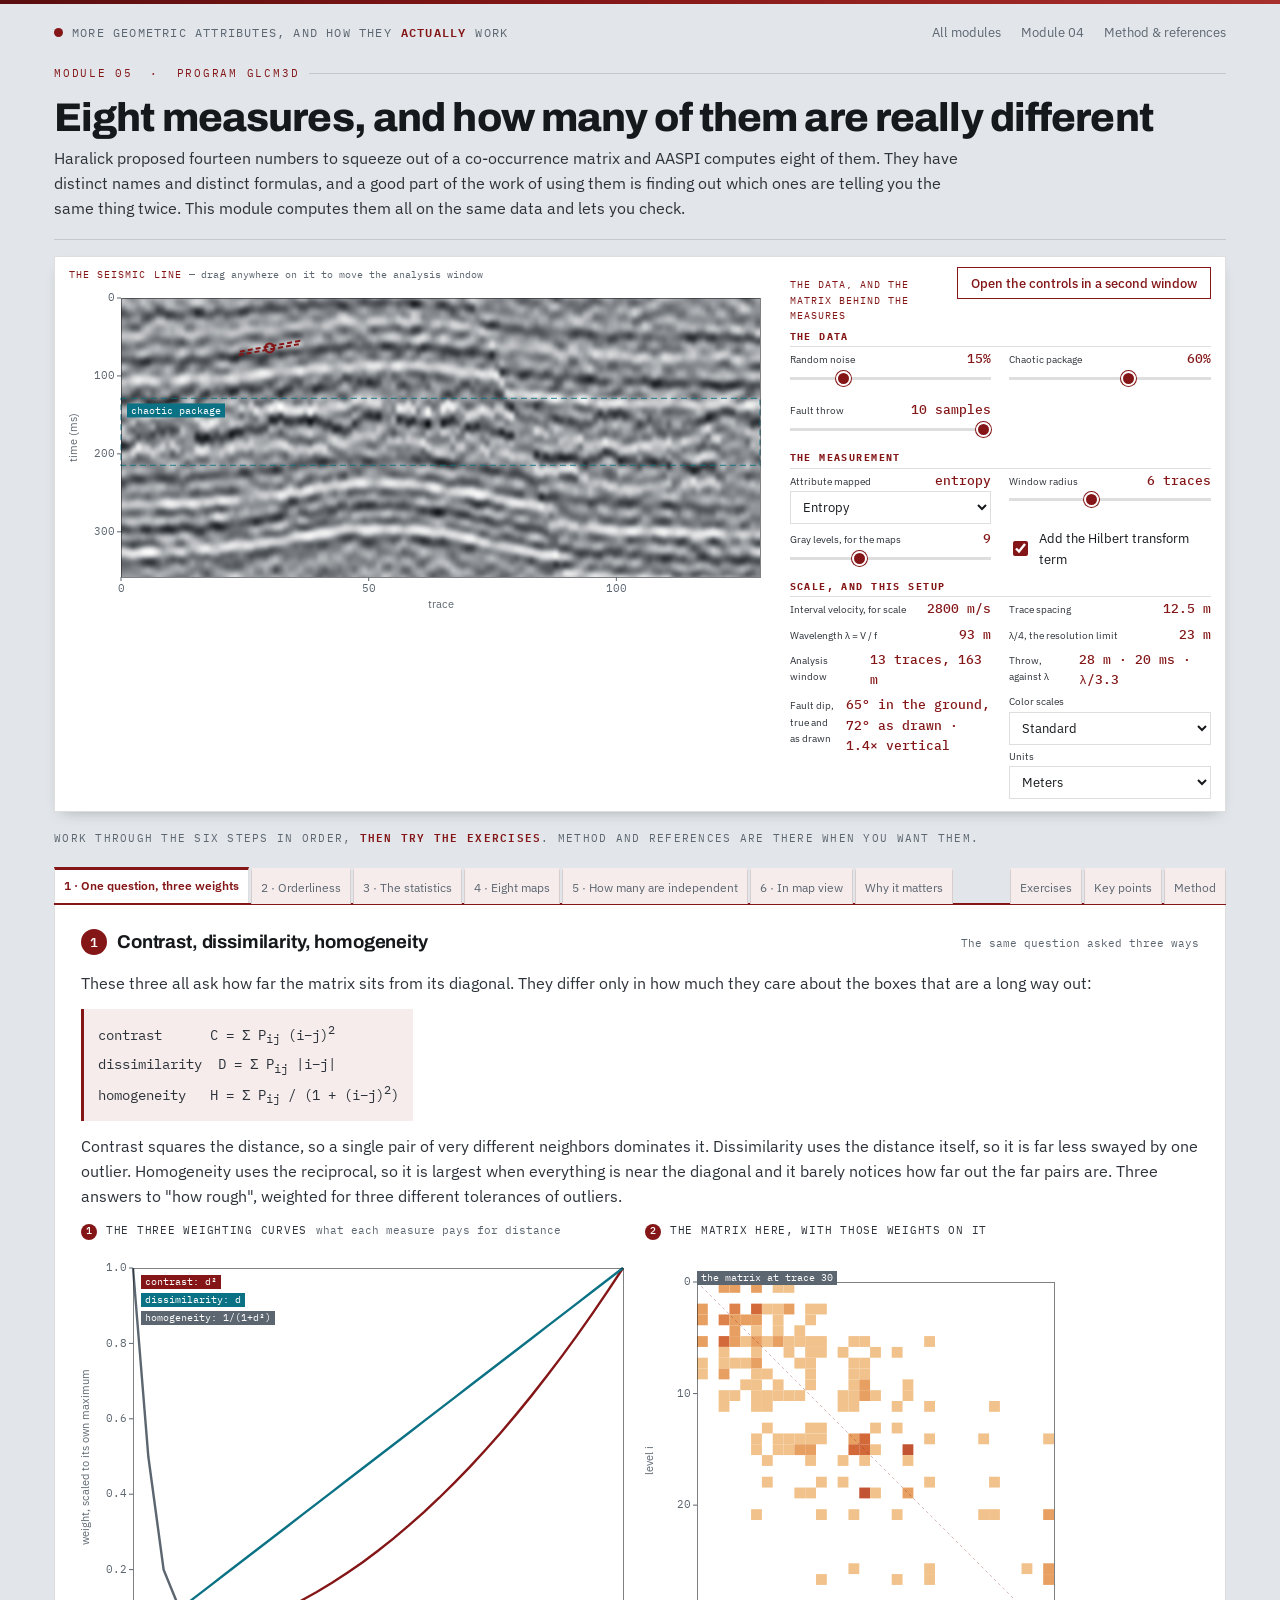
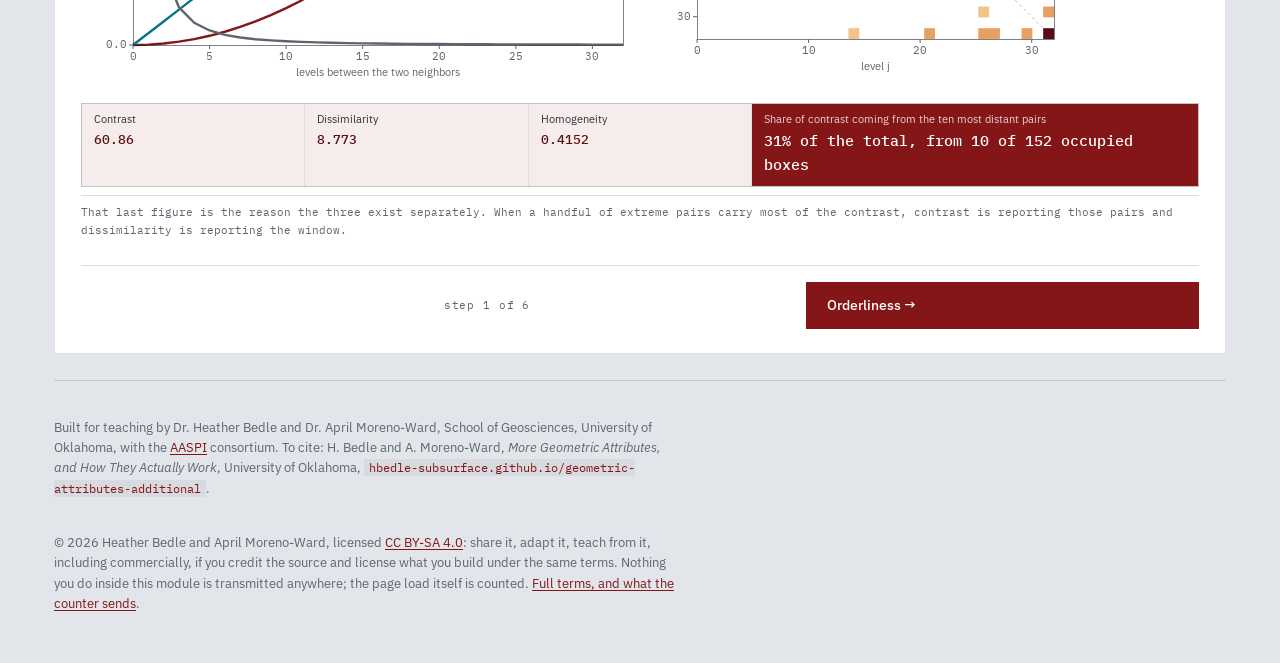
<file: modules/textures.html>
<!DOCTYPE html>
<html lang="en">
<head>
<meta charset="utf-8">
<meta name="viewport" content="width=device-width, initial-scale=1">
<title>The texture measures | More Geometric Attributes</title>
<meta name="description" content="Contrast, dissimilarity, homogeneity, energy, entropy, mean, variance and correlation: what each Haralick measure asks of the co-occurrence matrix, how few of them are independent, and why GLCM variance reproduces semblance.">
<link rel="preconnect" href="https://fonts.googleapis.com">
<link rel="preconnect" href="https://fonts.gstatic.com" crossorigin>
<link href="https://fonts.googleapis.com/css2?family=Archivo:wght@600;700;800&family=IBM+Plex+Mono:wght@400;500&family=IBM+Plex+Sans:wght@400;500;600&display=swap" rel="stylesheet">
<link rel="stylesheet" href="../assets/style.css">
<link rel="license" href="https://creativecommons.org/licenses/by-sa/4.0/">
</head>
<body>

<div class="wrap">
  <header class="masthead">
    <a class="brand" href="../index.html"><span class="dot"></span>More geometric attributes, and how they <b>actually</b> work</a>
    <nav>
      <a href="../index.html">All modules</a>
      <a href="glcm.html">Module 04</a>
      <a href="#tabs" data-tab="pm">Method &amp; references</a>
    </nav>
  </header>

  <div class="mod-head">
    <p class="eyebrow">Module 05 &nbsp;·&nbsp; Program glcm3d</p>
    <h1>Eight measures, and how many of them are really different</h1>
    <p class="sub">Haralick proposed fourteen numbers to squeeze out of a co-occurrence matrix and AASPI
      computes eight of them. They have distinct names and distinct formulas, and a good part of the work of
      using them is finding out which ones are telling you the same thing twice. This module computes them
      all on the same data and lets you check.</p>
  </div>

  <div class="labhead">
    <div class="labgrid">
      <div>
        <p class="cap">The seismic line <span>&mdash; drag anywhere on it to move the analysis window</span></p>
        <canvas id="cSec" aria-label="Vertical seismic section with the texture analysis window drawn on it"></canvas>
      </div>
      <div>
        <p class="cap">The data, and the matrix behind the measures</p>
        <div class="controls">
          <div class="ctl-col">
            <h2>The data</h2>
            <div class="ctl">
              <label for="noise">Random noise <span class="val" id="noiseV">15%</span></label>
              <input type="range" data-key="noise" id="noise" min="0" max="60" step="5" value="15">
            </div>
            <div class="ctl">
              <label for="chaos">Chaotic package <span class="val" id="chaosV">60%</span></label>
              <input type="range" data-key="chaos" id="chaos" min="0" max="100" step="10" value="60">
            </div>
            <div class="ctl">
              <label for="thr">Fault throw <span class="val" id="thrV">10 samples</span></label>
              <input type="range" data-key="thr" id="thr" min="0" max="10" step="1" value="10">
            </div>
          </div>
          <div class="ctl-col">
            <h2>The measurement</h2>
            <div class="ctl">
              <label for="attr">Attribute mapped <span class="val" id="attrV">entropy</span></label>
              <select data-key="attr" id="attr">
                <option value="0">Contrast</option>
                <option value="1">Dissimilarity</option>
                <option value="2">Homogeneity</option>
                <option value="3">Energy</option>
                <option value="4" selected>Entropy</option>
                <option value="5">Mean</option>
                <option value="6">Variance</option>
                <option value="7">Correlation</option>
              </select>
            </div>
            <div class="ctl">
              <label for="half">Window radius <span class="val" id="halfV">6 traces</span></label>
              <input type="range" data-key="half" id="half" min="2" max="12" step="1" value="6">
            </div>
            <div class="ctl">
              <label for="lev">Gray levels, for the maps <span class="val" id="levV">9</span></label>
              <input type="range" data-key="lev" id="lev" min="5" max="17" step="2" value="9">
            </div>
            <div class="check">
              <input type="checkbox" data-key="hilb" id="hilb" checked>
              <label for="hilb" style="display:inline">Add the Hilbert transform term</label>
            </div>
          </div>
          <div class="ctl-col">
            <h2>Scale, and this setup</h2>
            <div class="ctl"><label>Interval velocity, for scale <span class="val" id="pVel">&mdash;</span></label></div>
            <div class="ctl"><label>Trace spacing <span class="val" id="pBin">&mdash;</span></label></div>
            <div class="ctl"><label>Wavelength &lambda; = V / f <span class="val" id="pLam">&mdash;</span></label></div>
            <div class="ctl"><label>&lambda;/4, the resolution limit <span class="val" id="pQ">&mdash;</span></label></div>
            <div class="ctl"><label>Analysis window <span class="val" id="pWin">&mdash;</span></label></div>
            <div class="ctl"><label>Throw, against &lambda; <span class="val" id="pThr">&mdash;</span></label></div>
            <div class="ctl"><label>Fault dip, true and as drawn
              <span class="val" id="pDip">&mdash;</span></label></div>
            <div id="utilbar"></div>
          </div>
        </div>
      </div>
    </div>
  </div>

  <p class="tabhint">Work through the six steps in order, <b>then try the exercises</b>.
    Method and references are there when you want them.</p>
  <nav class="tabs" id="tabs" role="tablist" aria-label="Module steps">
    <button role="tab" data-tab="p1" aria-selected="false">1 · One question, three weights</button>
    <button role="tab" data-tab="p2" aria-selected="false">2 · Orderliness</button>
    <button role="tab" data-tab="p3" aria-selected="false">3 · The statistics</button>
    <button role="tab" data-tab="p4" aria-selected="false">4 · Eight maps</button>
    <button role="tab" data-tab="p5" aria-selected="false">5 · How many are independent</button>
    <button role="tab" data-tab="p6" aria-selected="false">6 · In map view</button>
    <button role="tab" data-tab="pw" aria-selected="false">Why it matters</button>
    <span class="gap"></span>
    <button role="tab" data-tab="pe" aria-selected="false">Exercises</button>
    <button role="tab" data-tab="pk" aria-selected="false">Key points</button>
    <button role="tab" data-tab="pm" aria-selected="false">Method</button>
  </nav>

  <!-- ================================ 1 ================================ -->
  <section class="tabpane" id="p1" role="tabpanel" hidden>
    <div class="plot-head" style="margin-bottom:14px">
      <h3><span class="stepno">1</span>Contrast, dissimilarity, homogeneity</h3>
      <span class="hint">The same question asked three ways</span>
    </div>
    <p class="lede">These three all ask how far the matrix sits from its diagonal. They differ only in how
      much they care about the boxes that are a long way out:</p>
    <p class="lede" style="font-family:var(--mono);font-size:14px;background:var(--cream);
      border-left:3px solid var(--crimson);padding:10px 14px;display:inline-block;line-height:1.9">
      contrast &nbsp;&nbsp;&nbsp;&nbsp;&nbsp;C = &Sigma; P<sub>ij</sub> (i&minus;j)<sup>2</sup><br>
      dissimilarity &nbsp;D = &Sigma; P<sub>ij</sub> |i&minus;j|<br>
      homogeneity &nbsp;&nbsp;H = &Sigma; P<sub>ij</sub> / (1 + (i&minus;j)<sup>2</sup>)</p>
    <p class="lede">Contrast squares the distance, so a single pair of very different neighbors dominates it.
      Dissimilarity uses the distance itself, so it is far less swayed by one outlier. Homogeneity uses the
      reciprocal, so it is largest when everything is near the diagonal and it barely notices how far out
      the far pairs are. Three answers to "how rough", weighted for three different tolerances of
      outliers.</p>

    <div class="sec-row" id="row1">
      <div class="panel-col">
        <p class="sublabel"><b>1</b> The three weighting curves
          <span class="note">what each measure pays for distance</span></p>
        <canvas id="c1a" aria-label="The weight each measure applies as a function of level difference"></canvas>
      </div>
      <div class="panel-col">
        <p class="sublabel"><b>2</b> The matrix here, with those weights on it</p>
        <canvas id="c1b" aria-label="The co-occurrence matrix at the analysis point"></canvas>
      </div>
    </div>

    <div class="stats">
      <div class="stat"><span>Contrast</span><b id="s1a">—</b></div>
      <div class="stat"><span>Dissimilarity</span><b id="s1b">—</b></div>
      <div class="stat"><span>Homogeneity</span><b id="s1c">—</b></div>
      <div class="stat key wide"><span>Share of contrast coming from the ten most distant pairs</span><b id="s1d">—</b></div>
    </div>
    <p class="legend prose"><span>That last figure is the reason the three exist separately. When a handful
      of extreme pairs carry most of the contrast, contrast is reporting those pairs and dissimilarity is
      reporting the window.</span></p>
  </section>

  <!-- ================================ 2 ================================ -->
  <section class="tabpane" id="p2" role="tabpanel" hidden>
    <div class="plot-head" style="margin-bottom:14px">
      <h3><span class="stepno">2</span>Energy and entropy</h3>
      <span class="hint">Not how strong, but how predictable</span>
    </div>
    <p class="lede">The next two ignore where the weight sits and ask only how it is spread out.</p>
    <p class="lede" style="font-family:var(--mono);font-size:14px;background:var(--cream);
      border-left:3px solid var(--crimson);padding:10px 14px;display:inline-block;line-height:1.9">
      energy &nbsp;E = ( &Sigma; P<sub>ij</sub><sup>2</sup> )<sup>1/2</sup><br>
      entropy S = &minus; &Sigma; P<sub>ij</sub> ln P<sub>ij</sub></p>
    <p class="lede"><b>Energy here has nothing to do with amplitude.</b> The name is inherited from signal
      processing and it is actively misleading on seismic data. It is large when the weight is concentrated
      in a few boxes, which happens when the window is monotonous. The AASPI documentation makes the point
      sharply: if every voxel in the window is the same, even if that value is zero, the energy is high. A dead trace scores maximum energy.</p>
    <p class="lede"><b>Entropy is its opposite in behavior</b>, large when the weight is spread evenly over
      many boxes. The two are so closely anti-correlated that computing both is nearly always redundant.
      Entropy is the one AASPI recommends, alongside homogeneity.</p>

    <div class="sec-row" id="row2">
      <div class="panel-col">
        <p class="sublabel"><b>1</b> Three matrices with the same roughness
          <span class="note">different spread</span></p>
        <canvas id="c2a" aria-label="Three synthetic matrices with different concentrations"></canvas>
      </div>
      <div class="panel-col">
        <p class="sublabel"><b>2</b> Energy against entropy
          <span class="note">every window in the section</span></p>
        <canvas id="c2b" aria-label="Crossplot of GLCM energy against GLCM entropy"></canvas>
      </div>
    </div>

    <div class="stats">
      <div class="stat"><span>Energy here</span><b id="s2a">—</b></div>
      <div class="stat"><span>Entropy here</span><b id="s2b">—</b></div>
      <div class="stat"><span>Boxes holding half the weight</span><b id="s2c">—</b></div>
      <div class="stat key"><span>Correlation between the two, over the section</span><b id="s2d">—</b></div>
    </div>
  </section>

  <!-- ================================ 3 ================================ -->
  <section class="tabpane" id="p3" role="tabpanel" hidden>
    <div class="plot-head" style="margin-bottom:14px">
      <h3><span class="stepno">3</span>Mean, variance and correlation</h3>
      <span class="hint">Where two of them turn out to be old friends</span>
    </div>
    <p class="lede">The last three treat the matrix as a probability distribution and take its ordinary
      statistics.</p>
    <p class="lede" style="font-family:var(--mono);font-size:14px;background:var(--cream);
      border-left:3px solid var(--crimson);padding:10px 14px;display:inline-block;line-height:1.9">
      mean &nbsp;&nbsp;&nbsp;&nbsp;&mu; = &Sigma; j P<sub>ij</sub><br>
      variance V = &Sigma; P<sub>ij</sub> (i &minus; &mu;)<sup>2</sup><br>
      correlation R = (1/V) &Sigma; P<sub>ij</sub> (i &minus; &mu;)(j &minus; &mu;)</p>
    <p class="lede"><b>Mean</b> is the average gray level in the window. The levels came from quantizing the
      window against its own RMS amplitude, so this is close to a constant everywhere. AASPI says
      plainly that it has little value in either interpretation or machine learning.</p>
    <p class="lede"><b>Variance</b> is the spread of levels, and the AASPI documentation states the
      consequence directly: it reproduces semblance-based similarity, up to a scaling and a change of sign,
      and adds almost nothing to it. The panel below checks that claim against the semblance coherence of
      the first module set. The coherence is computed with the
      same lateral window as the texture measures, so that the comparison is about the two attributes and
      not about two different window sizes.</p>
    <p class="lede"><b>Correlation</b> is the one whose everyday meaning does not transfer. On a photograph
      it measures whether neighboring pixels resemble each other, and reads as a measure of how alike a
      window is. Here it measures whether one level <em>predicts</em> its neighbor, and those are not the
      same question. A window whose amplitudes are all close to the mean scores low. So does a window of
      random values. What scores high is a window whose levels climb or fall steadily across it, which on
      seismic data means a wavelet passing through. The quantity measured is predictability rather than
      variety, and a window can hold a great deal of variety with none of it predictable.</p>

    <div class="sec-row" id="row3">
      <div class="panel-col">
        <p class="sublabel"><b>1</b> GLCM variance against semblance coherence
          <span class="note">every window in the section</span></p>
        <canvas id="c3a" aria-label="Crossplot of GLCM variance against semblance coherence"></canvas>
      </div>
      <div class="panel-col">
        <p class="sublabel"><b>2</b> The two as maps <span class="note">variance above, coherence below</span></p>
        <canvas id="c3b" aria-label="GLCM variance and coherence shown as maps for comparison"></canvas>
      </div>
    </div>

    <div class="stats">
      <div class="stat"><span>GLCM mean here</span><b id="s3a">—</b></div>
      <div class="stat"><span>How much GLCM mean says about continuity</span><b id="s3b">—</b></div>
      <div class="stat key"><span>Correlation of GLCM variance with coherence</span><b id="s3c">—</b></div>
      <div class="stat"><span>GLCM correlation here</span><b id="s3d">—</b></div>
    </div>
  </section>

  <!-- ================================ 4 ================================ -->
  <section class="tabpane" id="p4" role="tabpanel" hidden>
    <div class="plot-head" style="margin-bottom:14px">
      <h3><span class="stepno">4</span>All eight, on the same section</h3>
      <span class="hint">Which ones look alike</span>
    </div>
    <p class="lede">Every panel is computed from the same co-occurrence matrices; only the number squeezed
      out of them changes. Pick one with the selector in the header to see it larger, with its own color
      bar.</p>

    <div class="sec-row" id="row4">
      <div class="panel-col">
        <p class="sublabel"><b>1</b> The eight measures <span class="note">each scaled to its own range</span></p>
        <canvas id="c4a" aria-label="All eight texture measures shown as small maps"></canvas>
      </div>
      <div class="panel-col">
        <p class="sublabel"><b>2</b> The one you selected <span class="note">with a color bar</span></p>
        <canvas id="c4b" aria-label="The selected texture attribute at full size"></canvas>
      </div>
    </div>

    <p class="lede" style="margin-top:12px">The AASPI documentation is blunt about what these images are
      for: in general the output attributes are somewhat fuzzy and not very useful for human
      interpretation, and their role is to be input to clustering. The comparison with the coherence of the
      first module set bears that out. A self-organizing map does not require a crisp picture; it requires
      several measurements that differ from one another in a consistent way.</p>

    <div class="stats">
      <div class="stat"><span>Attribute shown</span><b id="s4a">—</b></div>
      <div class="stat"><span>Its range across the section</span><b id="s4b">—</b></div>
      <div class="stat key"><span>Closest relative among the other seven</span><b id="s4c">—</b></div>
      <div class="stat"><span>Least like</span><b id="s4d">—</b></div>
    </div>
  </section>

  <!-- ================================ 5 ================================ -->
  <section class="tabpane" id="p5" role="tabpanel" hidden>
    <div class="plot-head" style="margin-bottom:14px">
      <h3><span class="stepno">5</span>How much of this is new information</h3>
      <span class="hint">Eight numbers, fewer facts</span>
    </div>
    <p class="lede">The table below is the correlation of every measure with every other, computed over
      every window in the section. Dark boxes are pairs that move together and are therefore mostly
      redundant. If you are choosing two or three attributes to feed a classifier, you want a set with pale
      boxes between them.</p>

    <div class="sec-row" id="row5">
      <div class="panel-col">
        <p class="sublabel"><b>1</b> Correlation between the measures
          <span class="note">dark means redundant</span></p>
        <canvas id="c5a" aria-label="Correlation matrix between the eight texture measures"></canvas>
      </div>
      <div class="panel-col">
        <p class="sublabel"><b>2</b> How many independent directions
          <span class="note">variance explained</span></p>
        <canvas id="c5b" aria-label="Share of variance explained by each principal component of the eight measures"></canvas>
      </div>
    </div>

    <p class="lede" style="margin-top:12px">The second panel takes the eight measures across the whole
      section and asks how many independent directions the cloud of points really has. If two or three
      components account for nearly all of the variance, then eight attributes carry two or three
      attributes' worth of information. That does not make the other five useless. It does mean that
      feeding all eight to a classifier is not feeding it eight things.</p>

    <div class="stats">
      <div class="stat"><span>Most redundant pair</span><b id="s5a">—</b></div>
      <div class="stat"><span>Most independent pair</span><b id="s5b">—</b></div>
      <div class="stat key"><span>Components needed for 90% of the variance</span><b id="s5c">—</b></div>
      <div class="stat"><span>First component alone</span><b id="s5d">—</b></div>
    </div>
  </section>

  <!-- ================================ 6 ================================ -->
  <section class="tabpane" id="p6" role="tabpanel" hidden>
    <div class="plot-head" style="margin-bottom:14px">
      <h3><span class="stepno">6</span>On a horizon slice</h3>
      <span class="hint">Where these attributes are actually read</span>
    </div>
    <p class="lede">Every step so far has worked on a vertical section, which is a convenient place to
      follow the arithmetic and a poor place to apply it. A texture attribute computed on a section is
      largely measuring the pattern the <em>wavelet</em> makes. The strongest variation in any vertical
      window is the peak-trough-peak of the wavelet itself, which is what the Hilbert term of step 2
      corrects for.</p>
    <p class="lede">Sliced along a horizon, the same attribute is measuring the pattern the
      <em>geology</em> makes. Amplitude changes laterally because the rock changes laterally, and the
      texture of that change is the facies. This is how a GLCM volume normally gets looked at, and it is why
      the AASPI examples are horizon and stratal slices rather than lines.</p>
    <p class="lede">The map below is an amplitude extraction with four things on it: conformable background,
      a chaotic body, a meandering channel with accretion banding across its axis, and a fault lineament.
      All four are around the same brightness on purpose. An amplitude map struggles to separate them; the
      texture measures do not, because they are not looking at brightness.</p>
    <p class="lede">The background is not smooth. It carries a depositional fabric of its own, at a scale of
      a few bins, and the chaotic body is built from a field with a scale rather than from uncorrelated
      speckle. That distinction is the one that matters most on real data: a chaotic facies has a size to
      it, and acquisition noise does not, which is what separates a genuine anomaly from a noisy patch of
      section. The noise slider adds the second kind, so the two can be compared directly.</p>

    <div class="sec-row" id="row6">
      <div class="panel-col">
        <p class="sublabel"><b>1</b> The amplitude extraction <span class="note">the input</span></p>
        <canvas id="c6a" aria-label="Map view amplitude extraction along a horizon"></canvas>
      </div>
      <div class="panel-col">
        <p class="sublabel"><b>2</b> The selected attribute, in map view</p>
        <canvas id="c6b" aria-label="The selected texture attribute computed on the horizon slice"></canvas>
      </div>
      <div class="panel-col">
        <p class="sublabel"><b>3</b> One direction at a time
          <span class="note">contrast, east against north</span></p>
        <canvas id="c6c" aria-label="Contrast measured east-only and north-only for each facies"></canvas>
      </div>
    </div>

    <div class="stats">
      <div class="stat"><span>Background</span><b id="s6a">—</b></div>
      <div class="stat key"><span>Chaotic body</span><b id="s6b">—</b></div>
      <div class="stat"><span>Channel</span><b id="s6c">—</b></div>
      <div class="stat"><span>Fault lineament</span><b id="s6d">—</b></div>
      <div class="stat key wide"><span>Channel contrast, north against east</span><b id="s6e">—</b></div>
    </div>
    <p class="legend prose"><span>In map view the four directions are the four compass directions, which
      makes the anisotropy visible rather than theoretical. A north-only matrix and an east-only matrix
      agree almost exactly on the background and disagree on the channel, which is banded across its axis
      and smooth along it. The size of that disagreement is modest, roughly two to one. A channel on a
      real horizon slice is
      only modestly anisotropic at a one-bin lag, and most of what shows up comes from its margins rather
      than from the bars inside it. The fault lineament, at about one to two the other way, is the more
      strongly directional feature on this map. Summing all four directions, which is what AASPI does, buys
      an answer that does not depend on how a feature happens to be oriented, at the cost of any indication
      that it is oriented at all. Ratios of this size are also why azimuth scanning is used: four compass
      directions at unit offset resolves orientation only coarsely.</span></p>
  </section>


  <!-- ============================ WHY IT MATTERS ========================= -->
  <section class="tabpane" id="pw" role="tabpanel" hidden>
    <p class="lede">Texture attributes are normally used as classifier input rather than displayed for
      interpretation, which changes the basis on which a good set of them is chosen.</p>
    <ul style="font-size:14.5px;color:var(--ink-soft);max-width:96ch">
      <li><b>Choose for independence rather than for appearance.</b> The attribute that looks best on a
        section is usually the one most like coherence, which is already available. A classifier needs
        measurements that differ from one another, and step 5 identifies which those are on a given
        dataset.</li>
      <li><b>Entropy and homogeneity are the recommended default.</b> That is the AASPI documentation's own
        advice, and the correlation table usually supports it: they sit on opposite sides of the redundancy
        structure.</li>
      <li><b>GLCM energy is not amplitude.</b> The name is inherited from signal processing and does not
        describe what the measure reports. A window of constant zeros has maximum GLCM energy.</li>
      <li><b>GLCM variance duplicates semblance.</b> Where coherence is already computed, variance is a
        second copy of it in different units and adds nothing to a classifier.</li>
      <li><b>These attributes depend on a stable acquisition and processing history.</b> Because the matrix is
        built from local rank rather than amplitude, changes in the processing that alter the noise
        character between survey vintages show up as texture changes that look exactly like facies
        changes.</li>
      <li><b>The classifier inherits every parameter choice.</b> Levels, clip, window size and whether the
        Hilbert term was included all propagate into the clusters. Two volumes computed with different
        settings cannot be compared, and the settings are rarely recorded in the map that gets
        presented.</li>
    </ul>
  </section>

  <!-- ============================== EXERCISES ============================ -->
  <section class="tabpane" id="pe" role="tabpanel" hidden>
    <div class="tryit" style="max-width:none">
      <h3>Try this</h3>
      <ol>
        <li><b>Separate contrast from dissimilarity.</b> <em>Why bother: the three differ only in how they weight distance from the diagonal, and this is where that difference becomes a number.</em> In step 1, put the analysis point in the middle of
          the chaotic package and read the share of contrast carried by the ten most distant pairs.
          <details class="reveal"><summary>Hint</summary><span class="ans">A small number of extreme pairs
            carries a large share of the contrast, because contrast squares the distance. Dissimilarity
            weights the same pairs linearly and so reports something much closer to the typical behavior of
            the window. When the two attributes disagree on your data, that is what the disagreement means:
            contrast has found outliers, dissimilarity has found the bulk.</span></details></li>
        <li><b>Confirm the energy trap.</b> <em>Why bother: energy is the most commonly chosen of the eight and the one whose name most invites misreading.</em> Set the noise and the chaotic package to zero and put the
          analysis point in a quiet interval between two reflectors.
          <details class="reveal"><summary>Hint</summary><span class="ans">The energy is high. The window
            is monotonous, so the matrix has almost all of its weight in one box, and that is what energy
            measures. There is no seismic energy there at all. A map labeled "energy" invites reading as an
            amplitude map, and that reading is wrong wherever the window is
            monotonous.</span></details></li>
        <li><b>Check the variance claim yourself.</b> <em>Why bother: two attributes that measure the same thing waste a slot in whatever you feed them to.</em> In step 3, read the correlation between GLCM variance
          and semblance coherence, then change the window radius and read it again.
          <details class="reveal"><summary>Hint</summary><span class="ans">At the settings the module opens
            with it reads strongly negative, and it stays strongly negative whatever you do, because the two
            are measuring the same thing with opposite signs. The AASPI documentation says variance provides
            almost no additional interpretational value; this is the arithmetic behind that statement, and
            it holds as the parameters change. Narrowing the window pulls the correlation toward zero. The
            two attributes have not stopped agreeing; a smaller window makes both of them
            noisier.</span></details></li>
        <li><b>Find a genuinely independent pair.</b> <em>Why bother: choosing attributes is a question about redundancy between them, not about which one is best on its own.</em> In step 5, look for the palest box in the correlation
          table.
          <details class="reveal"><summary>Hint</summary><span class="ans">At the opening settings the
            palest boxes involve <em>mean</em>. It correlates with variance and with entropy at a few
            hundredths, which is to say it is independent of the others because it is barely responding to anything at
            all. That is a warning about reading the table too quickly: an attribute can be independent
            because it carries different information or because it carries none, and only looking at its
            map tells you which. Contrast and dissimilarity, at better than 0.95, are the clearest redundancy;
            energy and entropy, nearly as strongly and with the opposite sign, are the next. Three components account for 90% of the variance
            in all eight, and the first alone takes 64%.</span></details></li>
        <li><b>Watch a channel become invisible.</b> <em>Why bother: an attribute that discards amplitude cannot see a feature that is defined by amplitude.</em> In step 6, switch the mapped attribute to
          <em>mean</em>, then to <em>homogeneity</em>.
          <details class="reveal"><summary>Hint</summary><span class="ans">GLCM mean reads within a couple of
            percent of the background on the channel, a difference no color bar will render visible.
            Homogeneity separates the two by better than a tenth and the channel is obvious. The
            reason mean fails is that every window was quantized against its own RMS amplitude, so the
            channel being brighter was normalized away before the matrix was ever built; what survives is
            that the channel has bars across it and the background does not. The feature is a pattern
            rather than an amplitude, and no setting of an amplitude map will
            resolve it.</span></details></li>
        <li><b>Turn the Hilbert term off.</b> <em>Why bother: AASPI computes it and this module can skip it, so the size of the difference can be measured directly.</em> Uncheck it in the header and watch step 4.
          <details class="reveal"><summary>Hint</summary><span class="ans">The maps become banded: the
            attribute changes with the phase of the wavelet, so it oscillates vertically at the frequency of
            the data. Adding the matrix of the Hilbert transform removes that, because where the data are at
            a peak the Hilbert transform is at a zero crossing and vice versa. It is the same device, for
            the same reason, as the Hilbert term in the principal component filter of module
            01.</span></details></li>
      </ol>
    </div>
  </section>

  <!-- ============================= KEY POINTS ============================ -->
  <section class="tabpane" id="pk" role="tabpanel" hidden>
    <div class="takeaway" style="max-width:none">
      <h3>The main points</h3>
      <ul>
        <li><b>Contrast, dissimilarity and homogeneity are one question with three weights.</b> Squared
          distance, distance, and reciprocal distance from the diagonal.</li>
        <li><b>GLCM energy is not amplitude.</b> It measures concentration in the matrix, and a window of
          constant values scores maximum.</li>
        <li><b>Entropy is energy's opposite and the more useful of the two.</b> AASPI recommends entropy and
          homogeneity as the default pair.</li>
        <li><b>GLCM mean carries very little information</b>, because quantization has already normalized each window.</li>
        <li><b>GLCM variance is semblance in different units.</b> The documentation says so and the crossplot
          in step 3 confirms it.</li>
        <li><b>GLCM correlation does not carry its everyday photographic meaning.</b> A uniform window scores
          low, and so does a window of random values; what scores high is a window whose levels change
          smoothly across it, which on seismic data means a wavelet passing through.</li>
        <li><b>Eight measures do not carry eight measurements' worth of information.</b> On this section three components carry 90% of the
          variance in all eight. Check the redundancy on your own data before choosing what to feed a
          classifier.</li>
        <li><b>The Hilbert term removes the dependence on wavelet phase.</b> Without it the attributes band
          vertically at the frequency of the data.</li>
        <li><b>On a section these measure the wavelet; on a horizon slice they measure the geology.</b> The
          second is what they are for, and it is how AASPI displays them.</li>
        <li><b>In map view the directions are compass directions.</b> A feature with a grain reads
          differently east and north, and summing all four trades that information for an answer that does
          not depend on orientation.</li>
      </ul>
    </div>
  </section>

  <!-- =============================== METHOD ============================== -->
  <section class="tabpane" id="pm" role="tabpanel" hidden>
    <details class="notes" open>
      <summary>Method, sources, and what has been simplified</summary>
      <p>The co-occurrence matrices are built exactly as in module 04. The window is gathered along
        structural dip and quantized against its own RMS amplitude with a 1.5σ clip — σ being the RMS
        taken about zero rather than about the window mean, as module 04 sets out — and all four
        directions are counted with each pair added both ways round. The eight measures are then computed
        from those matrices with the formulas printed in steps 1 to 3, which are the forms given in the
        <span class="k">glcm3d</span> documentation.</p>
      <p><b>The Hilbert term.</b> When the checkbox is on, a second matrix is built from the Hilbert
        transform of the same window and the two are added inside each measure, which is what AASPI does. It
        removes the dependence on where the analysis window happens to sit on the wavelet. AASPI additionally
        weights the contribution of each one-sample-thick slice by its RMS amplitude; that weighting is not
        applied here, and the difference it makes is small on a section with no strong amplitude
        gradient.</p>
      <p>Correlation is the one measure where &ldquo;compute both and add&rdquo; does not describe what
        happens, because it is a ratio rather than a sum. With the Hilbert term on, the summed cross term
        is divided by the summed variance, so the two matrices are pooled into one correlation instead of
        producing two that are added. Pooling is the sensible reading of a normalized quantity, but it is a
        choice, and it is why correlation moves differently from the other seven when the checkbox is
        toggled.</p>
      <p><b>Where this departs from AASPI.</b> Two dimensions rather than three. The maps use fewer gray
        levels than the 33-level default, and the slider tops out at 17. A map requires a matrix at every
        sample, and a sparse matrix produces a noisy map. The single-point matrices in module 04 use the
        full 33. That is a real effect and not only a speed compromise: it is the same sparsity argument
        module 04 makes, seen from the other side. AASPI computes fifteen measures in total, including
        Gao's randomness; the eight here are the ones the GUI offers as output volumes.</p>
      <p><b>The map view in step 6</b> is a synthetic amplitude extraction rather than a slice through a
        computed volume. It is ng by ng bins carrying four facies, each given a texture rather than only a
        brightness, since a texture attribute cannot see brightness. The background varies slowly, the
        chaotic body is fine random speckle, the channel is banded across its axis and smooth along it, and
        the fault is a narrow dim lineament. The measures are computed on it exactly as they are on the
        section, with a square window and the same four directions. In map view those are the four compass
        directions, the sense Haralick originally defined them in. The window there is capped at 8 bins
        radius and the maps are computed every other bin, for speed.</p>
      <p>The redundancy analysis in step 5 standardizes each measure to zero mean and unit variance before
        computing the correlation matrix and its eigenvalues. The eight have wildly different units, and an
        unstandardized analysis would simply rank them by magnitude.</p>
      <p>Every number quoted on this page is measured from the running page.</p>
            <p><b>Where the meters come from.</b> The section model has an assumed interval velocity of
        2800 m/s and an assumed trace spacing of 12.5 m attached to it, used nowhere in the eight measures
        and only in the scale panel. The map-view model is built on 25 m bins directly. Neither number is
        fitted to anything; they are there so that the size of an analysis window can be compared against
        the size of the feature it is meant to resolve.</p>
      <p><b>The panels are not the same kind of picture.</b> The section is amplitude. The eight measures
        are statistics of a matrix of pair counts, each with its own units or none, and several of them
        run in opposite senses: homogeneity is high where contrast is low. A map of one of them is
        not a map of the rock but a map of a property of a window, and moving the window changes the
        value at a point without anything in the ground having changed.</p>
      <p><b>What the model leaves out.</b> Both models are cartoons. The section has no multiples, no
        tuning wedges beyond what the random bed spacing produces by accident, and no amplitude variation
        with offset, so nothing on this page tests whether these measures survive an AVO-driven amplitude
        change. The map-view facies are drawn as textures on a flat statistical model rather than deposited
        by any process, which is why they separate more cleanly here than they will on a real
        horizon slice.</p>
            <p><b>Fault dip, and why the drawn one is steeper.</b> The dip is specified in the ground and
        converted to a slope on the section through the velocity and the bin spacing, so the plane is at
        65&deg; in the rock rather than 65&deg; on the screen. The section is vertically exaggerated, as
        nearly every seismic display is, and the scale panel reports the drawn dip alongside the true one
        so the difference can be seen rather than inferred. Fault dips measured off a section are
        routinely too steep for this reason alone.</p>
      <ul>
        <li>AASPI, <em>Generating texture attributes: Program glcm3d</em>, University of Oklahoma — the
          eight measures, the recommendation of entropy and homogeneity, and the statements that GLCM
          variance reproduces semblance and that GLCM correlation behaves opposite to intuition.</li>
        <li>Haralick, R. M., K. Shanmugam, and I. Dinstein, 1973, Textural features for image
          classification: <em>IEEE Transactions on Systems, Man, and Cybernetics</em>, SMC-3, 610–621.</li>
        <li>Gao, D., 2004, Texture model regression for effective feature discrimination: application to
          seismic facies visualization and interpretation: <em>Geophysics</em>, 69, 958–967.</li>
        <li>Matos, M. C., M. Yenugu, S. M. Angelo, and K. J. Marfurt, 2011, Integrated seismic texture
          segmentation and cluster analysis applied to channel delineation and chert reservoir
          characterization: <em>Geophysics</em>, 76, P11–P21.</li>
        <li>Roy, A., A. S. Romero-Peláez, T. J. Kwiatkowski, and K. J. Marfurt, 2014, Generative topographic
          mapping for seismic facies estimation of a carbonate wash, Veracruz Basin, southern Mexico:
          <em>Interpretation</em>, 2, no. 1, SA31–SA47.</li>
      </ul>
    </details>
  </section>

  <section class="nextup" id="nextup" hidden>
    <p class="eyebrow">Next up</p>
    <h3><a href="nonparallel.html">06 · Nonparallelism</a></h3>
    <p>The last of the four programs asks a question the others cannot: not whether the reflectors are
      continuous or rough, but whether they are parallel to each other. That is what separates a chaotic
      package from a conformable one even when both are perfectly coherent.</p>
    <a class="btn" href="nonparallel.html">Open module 06 →</a>
    <a class="btn ghost" href="../index.html">All modules</a>
  </section>

  <div class="pager" id="pager" hidden>
    <a class="btn ghost" href="glcm.html">← Module 04: the co-occurrence matrix</a>
    <a class="btn" href="nonparallel.html">Next: nonparallelism →</a>
  </div>

  <!-- The full license text, the counting note and the AASPI acknowledgment live
       once, in the About section of the landing page. Repeating all of it under
       every module put two hundred words of boilerplate between the reader and
       the next module, six times over. What stays here is what someone who
       arrived on this page directly still needs: who made it, how to cite it,
       what they may do with it, and what the page transmits. -->
  <footer>
    <div class="foot-grid">
      <p class="lic">Built for teaching by Dr. Heather Bedle and Dr. April Moreno-Ward, School of
        Geosciences, University of Oklahoma, with the
        <a href="https://www.ou.edu/mcee/labs/aaspi">AASPI</a> consortium. To cite: H. Bedle and
        A. Moreno-Ward, <i>More Geometric Attributes, and How They Actually Work</i>, University of
        Oklahoma, <span class="k">hbedle-subsurface.github.io/geometric-attributes-additional</span>.</p>
      <p class="lic">&copy; 2026 Heather Bedle and April Moreno-Ward, licensed
        <a rel="license" href="https://creativecommons.org/licenses/by-sa/4.0/">CC BY-SA 4.0</a>: share
        it, adapt it, teach from it, including commercially, if you credit the source and license what
        you build under the same terms. Nothing you do inside this module is transmitted anywhere; the
        page load itself is counted. <a href="../index.html#about">Full terms, and what the counter
        sends</a>.</p>
    </div>
  </footer>
</div>

<script src="../assets/count.js"></script>
<script src="../assets/popout.js"></script>
<script src="../assets/seismic.js"></script>
<script src="../assets/attributes.js"></script>
<script src="../assets/extra.js"></script>
<script src="../assets/lab.js"></script>
<script src="../assets/panelout.js"></script>
<script>
(function () {
  'use strict';
  if (!LAB.guard(['SEIS', 'ATTR', 'EXTRA', 'LAB'])) return;

  const $ = (id) => document.getElementById(id);
  const clamp = LAB.clamp;
  const CRIM = '#841617', SLATE = '#5C6670', TEAL = '#0B7285', INK = '#16191C';

  const NX = 130, NT = 180, DT = 0.002;

  /* The model is built in samples and traces because that is what the
     arithmetic needs. These two numbers are what turn it back into ground: a
     velocity to convert two-way time into thickness, and a bin spacing to
     convert traces into distance along the line. Nothing in the attribute
     calculations uses them. They exist so that a window can be quoted as a
     length, which is the form in which the question "is this window the right
     size?" can actually be answered. */
  const VEL = 2800, BINM_LINE = 12.5, FREQ = 30;
  const FAULT_DIP = 65;          // degrees from horizontal, in the ground
  const P = LAB.physics({ dt: DT, v: VEL, bin: BINM_LINE, freq: FREQ });
  const CHAOS_TOP = 0.36, CHAOS_BOT = 0.60;
  const KHALF = 1;
  const KEYS = ['contrast', 'dissimilarity', 'homogeneity', 'energy',
                'entropy', 'mean', 'variance', 'correlation'];
  const SHORT = ['contr', 'dissim', 'homog', 'energy', 'entr', 'mean', 'var', 'corr'];
  const DECX = 2, DECT = 3;             // the maps are computed on a coarse grid

  const DEF = {
    noise: 15, chaos: 60, thr: 10, attr: 4, half: 6, lev: 9, hilb: 1,
    px: 30, pt: 32, tab: 'p1',
    seed: 21, units: 'm', cvd: 'standard',
  };
  let S = SEIS.readState(DEF);
  const CAN_LINK = location.protocol !== 'file:';
  const saveState = () => { if (CAN_LINK) { try { SEIS.writeState(S, DEF); } catch (e) { } } };

  /* =============================== model =============================== */

  let SEC, HIL, DIPG, COH, MAPS = null, GX = 0, GT = 0;
  let SLICE = null, SMAP = null;          // the map-view model and its attributes
  const NGM = 72, BINM = 25, SDEC = 2;    // map grid, bin size, decimation

  function hilbertOf(f) {
    const out = new Float32Array(NX * NT);
    const tr = new Float32Array(NT);
    for (let ix = 0; ix < NX; ix++) {
      for (let it = 0; it < NT; it++) tr[it] = f[ix * NT + it];
      const h = SEIS.hilbert(tr);
      for (let it = 0; it < NT; it++) out[ix * NT + it] = h[it];
    }
    return out;
  }

  const dipAt = (ix, it) => ATTR.sampleGrid(DIPG, DIPG.p, ix, it);
  const cohAt = (ix, it) => clamp(ATTR.sampleGrid(COH, COH.c, ix, it), 0, 1);

  function windowFrom(src, ix, it, half) {
    const nx = 2 * half + 1, ny = 2 * KHALF + 1;
    const out = new Float64Array(nx * ny);
    const p = dipAt(ix, it);
    for (let k = -KHALF; k <= KHALF; k++) {
      for (let j = -half; j <= half; j++) {
        const x = clamp(ix + j, 0, NX - 1);
        const tt = it + k + p * j;
        const i0 = Math.floor(tt), fr = tt - i0;
        const v0 = src[x * NT + clamp(i0, 0, NT - 1)];
        const v1 = src[x * NT + clamp(i0 + 1, 0, NT - 1)];
        out[(k + KHALF) * nx + (j + half)] = v0 * (1 - fr) + v1 * fr;
      }
    }
    return { v: out, nx: nx, ny: ny };
  }

  function matrixOf(src, ix, it, L, half) {
    const w = windowFrom(src, ix, it, half);
    const q = EXTRA.quantize(w.v, L, 1.5);
    return EXTRA.coOccurrence(q.levels, w.nx, w.ny, L, EXTRA.GLCM_DIRS, true).P;
  }

  /* The eight measures at one point, at whatever number of levels is asked
     for. The single-point displays use 33 levels; the maps use fewer. */
  function measuresAt(ix, it, L, half) {
    const P = matrixOf(SEC.f, ix, it, L, half);
    const PH = S.hilb ? matrixOf(HIL, ix, it, L, half) : null;
    return { m: EXTRA.haralick(P, L, PH), P: P, PH: PH, L: L };
  }

  const stage = LAB.stager();

  /* Four stages, not one.

     This used to be a single stage keyed on [thr, seed, chaos, noise], which
     are the four values the SECTION depends on. Everything downstream of the
     section was inside the same block, so the three controls that belong to
     the attribute rather than to the model - gray levels, window radius and
     the Hilbert term - changed their own labels and nothing else. Steps 4, 5
     and 6 went on showing maps built at whatever the settings were when the
     model last moved. The maps were not stale in a way anyone could see; they
     were simply answering an older question, which is the worst kind of
     wrong on a page whose whole claim is that the numbers come from the model
     in front of you.

     Splitting it is also what keeps the cost down. The section, its Hilbert
     transform and the dip field are the expensive part and depend on none of
     the three; the maps are what have to be rebuilt when a level count moves.

     The rule the first version got wrong: the dependency list is not the list
     of things that build this object, it is the list of every value the work
     inside READS. Coherence reads S.half. buildMaps reads S.half, S.lev and
     S.hilb. buildSliceMaps reads S.half and S.lev. All of them now say so. */
  function recompute() {
    stage('model', [S.thr, S.seed, S.chaos, S.noise], () => {
      SEC = LAB.buildSection({
        nx: NX, nt: NT, dt: DT, freq: 30, vel: VEL, binM: P.bin, faultDipDeg: FAULT_DIP, fold: 20, foldWidth: 0.22,
        throw: S.thr, faultAt: 0.62, seed: S.seed,
        chaos: S.chaos / 100, chaosTop: CHAOS_TOP, chaosBot: CHAOS_BOT,
        noise: S.noise / 100,
      });
      HIL = hilbertOf(SEC.f);
      DIPG = ATTR.dipField(SEC.f, NX, NT, { decX: 3, decT: 4, half: 2, kHalf: 5, pMax: 6, nP: 41 });
    });
    /* Coherence is computed with the same lateral window as the texture
       measures. Comparing a 13-trace texture attribute against a 5-trace
       coherence would make them look more different than they are, and step 3
       is a claim about the attributes rather than about window sizes. That is
       also why S.half belongs in this list. */
    stage('coh', [S.thr, S.seed, S.chaos, S.noise, S.half], () => {
      COH = ATTR.cohField(SEC.f, NX, NT, { half: S.half, kHalf: 5, decX: 1, decT: 2, grid: DIPG });
    });
    stage('maps', [S.thr, S.seed, S.chaos, S.noise, S.half, S.lev, S.hilb], () => {
      buildMaps();
    });
    // no Hilbert term on the map view, so S.hilb is deliberately absent here
    stage('slice', [S.thr, S.chaos, S.noise, S.half, S.lev], () => {
      buildSliceMaps();
    });
  }

  /* ------------------------- the map-view model ------------------------- */

  const mHalf = () => Math.min(S.half, 8);   // a 25-bin window is enough, and slow

  function sliceWindow(ix, iy, half) {
    const n = 2 * half + 1;
    const out = new Float64Array(n * n);
    for (let dy = -half; dy <= half; dy++) {
      for (let dx = -half; dx <= half; dx++) {
        const x = clamp(ix + dx, 0, NGM - 1), y = clamp(iy + dy, 0, NGM - 1);
        out[(dy + half) * n + (dx + half)] = SLICE.a[y * NGM + x];
      }
    }
    return { v: out, n: n };
  }

  function sliceMeasures(ix, iy, dirs) {
    const w = sliceWindow(ix, iy, mHalf());
    const q = EXTRA.quantize(w.v, S.lev, 1.5);
    const P = EXTRA.coOccurrence(q.levels, w.n, w.n, S.lev, dirs || EXTRA.GLCM_DIRS, true).P;
    return EXTRA.haralick(P, S.lev, null);
  }

  function buildSliceMaps() {
    SLICE = LAB.buildSlice({
      ng: NGM, bin: BINM, seed: 5,
      noise: S.noise / 100,
      chaos: clamp(S.chaos / 60, 0, 1.4),
      fault: S.thr > 0 ? 1 : 0,
    });
    const g = Math.floor(NGM / SDEC);
    const data = KEYS.map(() => new Float64Array(g * g));
    const fac = new Uint8Array(g * g);
    // east-only and north-only contrast, for the anisotropy panel
    const cE = new Float64Array(g * g), cN = new Float64Array(g * g);
    for (let b = 0; b < g; b++) {
      for (let a = 0; a < g; a++) {
        const ix = a * SDEC, iy = b * SDEC;
        const m = sliceMeasures(ix, iy, EXTRA.GLCM_DIRS);
        for (let k = 0; k < KEYS.length; k++) data[k][b * g + a] = m[KEYS[k]];
        fac[b * g + a] = SLICE.facies[iy * NGM + ix];
        cE[b * g + a] = sliceMeasures(ix, iy, [EXTRA.GLCM_DIRS[0]]).contrast;
        cN[b * g + a] = sliceMeasures(ix, iy, [EXTRA.GLCM_DIRS[2]]).contrast;
      }
    }
    SMAP = { g: g, data: data, facies: fac, cE: cE, cN: cN };
  }

  function sliceMean(u, want) {
    let s = 0, n = 0;
    for (let i = 0; i < u.length; i++) {
      if (SMAP.facies[i] !== want) continue;
      s += u[i]; n++;
    }
    return n ? s / n : NaN;
  }

  /* Every measure at every point on a decimated grid, plus coherence there, so
     that the crossplots and the redundancy table have something to work on. */
  function buildMaps() {
    GX = Math.floor((NX - 2 * S.half - 2) / DECX);
    GT = Math.floor((NT - 8) / DECT);
    const out = KEYS.map(() => new Float64Array(GX * GT));
    const coh = new Float64Array(GX * GT);
    const L = S.lev;
    for (let a = 0; a < GX; a++) {
      const ix = S.half + 1 + a * DECX;
      for (let b = 0; b < GT; b++) {
        const it = 4 + b * DECT;
        const r = measuresAt(ix, it, L, S.half);
        for (let k = 0; k < KEYS.length; k++) out[k][a * GT + b] = r.m[KEYS[k]];
        coh[a * GT + b] = cohAt(ix, it);
      }
    }
    MAPS = { data: out, coh: coh, gx: GX, gt: GT };
  }

  const gridToXY = (a, b) => [S.half + 1 + a * DECX, 4 + b * DECT];

  function pearson(u, v) {
    let su = 0, sv = 0, n = u.length;
    for (let i = 0; i < n; i++) { su += u[i]; sv += v[i]; }
    const mu = su / n, mv = sv / n;
    let a = 0, bb = 0, c = 0;
    for (let i = 0; i < n; i++) {
      const du = u[i] - mu, dv = v[i] - mv;
      a += du * dv; bb += du * du; c += dv * dv;
    }
    return (bb > 1e-12 && c > 1e-12) ? a / Math.sqrt(bb * c) : 0;
  }

  function rangeOf(u) {
    const a = Array.from(u).sort((x, y) => x - y);
    return [a[Math.floor(0.02 * (a.length - 1))], a[Math.floor(0.98 * (a.length - 1))]];
  }

  /* ============================== drawing ============================== */

  const M = { l: 52, r: 12, t: 10, b: 34 };
  const rect = (w, h, bar) => ({ x: M.l, y: M.t, w: w - M.l - M.r, h: h - M.t - M.b - (bar ? 26 : 0) });


  /* The header panel is the one a reader looks at first and the one they would
     measure a dip off, so the exaggeration is reported for that panel rather
     than for an average of all of them. */
  function dipReadout() {
    const el = $('cSec');
    if (!el) return;
    const w = LAB.panelWidth(el, 320);
    const h = Math.max(200, Math.round(w * 0.46));
    const R = rect(w, h, false);
    const drawn = P.drawnDip(FAULT_DIP, R, NX, NT);
    LAB.put('pDip', S.thr === 0 ? 'no fault'
      : FAULT_DIP + '\u00b0 in the ground, ' + drawn.toFixed(0)
        + '\u00b0 as drawn  \u00b7  ' + P.exaggeration(R, NX, NT).toFixed(1) + '\u00d7 vertical');
  }

  function drawHeader() {
    const el = $('cSec');
    if (!el) return;
    const w = LAB.panelWidth(el, 320);
    const h = Math.max(200, Math.round(w * 0.46));
    const ctx = SEIS.fitCanvas(el, w, h);
    ctx.clearRect(0, 0, w, h);
    const R = rect(w, h, false);
    SEIS.drawVarDensity(ctx, SEC.f, NX, NT, R, { cmap: SEIS.COLORMAPS.gray, clip: SEC.peak });
    const y0 = R.y + CHAOS_TOP * R.h, y1 = R.y + CHAOS_BOT * R.h;
    ctx.save();
    ctx.strokeStyle = 'rgba(11,114,133,.7)'; ctx.lineWidth = 1.3; ctx.setLineDash([6, 4]);
    ctx.strokeRect(R.x, y0, R.w, y1 - y0);
    ctx.restore();
    SEIS.tag(ctx, R.x + 6, y0 + 12, 'chaotic package', TEAL);
    LAB.windowOutline(ctx, R, NX, NT, S.px, S.pt, dipAt(S.px, S.pt), S.half, KHALF, CRIM);
    LAB.marker(ctx, R.x + (S.px / (NX - 1)) * R.w, R.y + (S.pt / (NT - 1)) * R.h, CRIM, 4.5);
    SEIS.frame(ctx, R);
    SEIS.axisBottom(ctx, R, 0, NX - 1, 'trace', (v) => String(Math.round(v)), { ticks: 4 });
    SEIS.axisLeft(ctx, R, 0, (NT - 1) * DT * 1000, 'time (ms)', (v) => String(Math.round(v)), { ticks: 4 });
  }

  function matrixInto(ctx, x0, y0, side, P, L, label, color) {
    let pmax = 1e-9;
    for (let k = 0; k < P.length; k++) pmax = Math.max(pmax, P[k]);
    const cell = side / L;
    for (let i = 0; i < L; i++) {
      for (let j = 0; j < L; j++) {
        const p = P[i * L + j];
        if (p <= 0) continue;
        const c = EXTRA.MAPS.matrix(Math.pow(p / pmax, 0.45));
        ctx.fillStyle = 'rgb(' + c[0] + ',' + c[1] + ',' + c[2] + ')';
        ctx.fillRect(x0 + j * cell, y0 + i * cell, Math.max(1, cell), Math.max(1, cell));
      }
    }
    ctx.save();
    ctx.strokeStyle = 'rgba(132,22,23,.3)'; ctx.lineWidth = 1; ctx.setLineDash([3, 3]);
    ctx.beginPath(); ctx.moveTo(x0, y0); ctx.lineTo(x0 + side, y0 + side); ctx.stroke();
    ctx.restore();
    SEIS.frame(ctx, { x: x0, y: y0, w: side, h: side });
    if (label) SEIS.tag(ctx, x0, y0 - 4, label, color || SLATE);
  }

  /* A decimated attribute map, drawn into an arbitrary rectangle. */
  function mapInto(ctx, R, field, lo, hi, cmap) {
    LAB.imageInto(ctx, R, MAPS.gx, MAPS.gt,
      (a, b) => clamp((field[a * MAPS.gt + (MAPS.gt - 1 - b)] - lo) / ((hi - lo) || 1), 0, 1), cmap);
  }

  /* ------------------------------ step 1 ------------------------------- */

  function draw1() {
    const w = LAB.rowWidth('row1', 2), h = Math.max(220, Math.round(w * 0.76));
    const L = 33;
    const r = measuresAt(S.px, S.pt, L, S.half);

    const el = $('c1a');
    if (el) {
      const ctx = SEIS.fitCanvas(el, w, h);
      ctx.clearRect(0, 0, w, h);
      const R = rect(w, h, false);
      const dmax = L - 1;
      const curves = [
        ['contrast: d\u00b2', (d) => (d * d) / (dmax * dmax), CRIM],
        ['dissimilarity: d', (d) => d / dmax, TEAL],
        ['homogeneity: 1/(1+d\u00b2)', (d) => 1 / (1 + d * d), SLATE],
      ];
      curves.forEach((c, i) => {
        ctx.save(); ctx.strokeStyle = c[2]; ctx.lineWidth = 2.4; ctx.beginPath();
        for (let d = 0; d <= dmax; d++) {
          const x = R.x + (d / dmax) * R.w, y = R.y + R.h - clamp(c[1](d), 0, 1) * R.h;
          d === 0 ? ctx.moveTo(x, y) : ctx.lineTo(x, y);
        }
        ctx.stroke(); ctx.restore();
        SEIS.tag(ctx, R.x + 8, R.y + 14 + i * 18, c[0], c[2]);
      });
      SEIS.frame(ctx, R);
      SEIS.axisBottom(ctx, R, 0, dmax, 'levels between the two neighbors',
        (v) => String(Math.round(v)), { ticks: 5 });
      SEIS.axisLeft(ctx, R, 0, 1, 'weight, scaled to its own maximum', (v) => v.toFixed(1),
        { flip: true, ticks: 4 });
    }

    const el2 = $('c1b');
    if (el2) {
      const ctx = SEIS.fitCanvas(el2, w, h);
      ctx.clearRect(0, 0, w, h);
      const side = Math.min(w - M.l - M.r, h - M.t - M.b - 20);
      const R = { x: M.l, y: M.t + 14, w: side, h: side };
      matrixInto(ctx, R.x, R.y, side, r.P, L, 'the matrix at trace ' + S.px, SLATE);
      SEIS.axisBottom(ctx, R, 0, L - 1, 'level j', (v) => String(Math.round(v)), { ticks: 3 });
      SEIS.axisLeft(ctx, R, 0, L - 1, 'level i', (v) => String(Math.round(v)), { ticks: 3 });
    }

    // how much of the contrast the most distant pairs carry
    const cells = [];
    for (let i = 0; i < L; i++) {
      for (let j = 0; j < L; j++) {
        const p = r.P[i * L + j];
        if (p > 0) cells.push({ c: p * (i - j) * (i - j), d: Math.abs(i - j) });
      }
    }
    const total = cells.reduce((a, b) => a + b.c, 0) || 1e-12;
    cells.sort((a, b) => b.d - a.d);
    let top = 0;
    for (let i = 0; i < Math.min(10, cells.length); i++) top += cells[i].c;

    LAB.put('s1a', r.m.contrast.toFixed(2));
    LAB.put('s1b', r.m.dissimilarity.toFixed(3));
    LAB.put('s1c', r.m.homogeneity.toFixed(4));
    LAB.put('s1d', (100 * top / total).toFixed(0) + '% of the total, from '
      + Math.min(10, cells.length) + ' of ' + cells.length + ' occupied boxes');
  }

  /* ------------------------------ step 2 ------------------------------- */

  function draw2() {
    const w = LAB.rowWidth('row2', 2), h = Math.max(215, Math.round(w * 0.76));
    const L = 33;
    const r = measuresAt(S.px, S.pt, L, S.half);

    // three made-up matrices with the same mean level step and different spread
    const el = $('c2a');
    if (el) {
      const ctx = SEIS.fitCanvas(el, w, h);
      ctx.clearRect(0, 0, w, h);
      const LL = 17;
      const build = (spread) => {
        const P = new Float64Array(LL * LL);
        const c = (LL - 1) / 2;
        let s = 0;
        for (let i = 0; i < LL; i++) {
          for (let j = 0; j < LL; j++) {
            const a = Math.exp(-((i - c) * (i - c) + (j - c) * (j - c)) / (2 * spread * spread));
            const b = Math.exp(-((i - j) * (i - j)) / 8);
            P[i * LL + j] = a * b; s += a * b;
          }
        }
        for (let k = 0; k < P.length; k++) P[k] /= s;
        return P;
      };
      const pad = 14;
      const side = Math.min((w - 4 * pad) / 3, h - 66);
      [0.9, 2.2, 5.5].forEach((sp, n) => {
        const P = build(sp);
        const hh = EXTRA.haralick(P, LL, null);
        const x0 = pad + n * (side + pad), y0 = 30;
        matrixInto(ctx, x0, y0, side, P, LL, ['concentrated', 'middling', 'spread'][n], SLATE);
        ctx.save();
        ctx.font = '10px "IBM Plex Mono", monospace'; ctx.fillStyle = INK;
        ctx.textAlign = 'left'; ctx.textBaseline = 'top';
        ctx.fillText('energy  ' + hh.energy.toFixed(3), x0, y0 + side + 7);
        ctx.fillText('entropy ' + hh.entropy.toFixed(3), x0, y0 + side + 21);
        ctx.restore();
      });
    }

    // energy against entropy over the section
    const iE = KEYS.indexOf('energy'), iS = KEYS.indexOf('entropy');
    const el2 = $('c2b');
    if (el2) {
      const ctx = SEIS.fitCanvas(el2, w, h);
      ctx.clearRect(0, 0, w, h);
      const R = rect(w, h, false);
      const xr = rangeOf(MAPS.data[iE]), yr = rangeOf(MAPS.data[iS]);
      ctx.save();
      ctx.fillStyle = 'rgba(132,22,23,.30)';
      for (let a = 0; a < MAPS.gx; a++) {
        for (let b = 0; b < MAPS.gt; b++) {
          const x = R.x + clamp((MAPS.data[iE][a * MAPS.gt + b] - xr[0]) / (xr[1] - xr[0]), 0, 1) * R.w;
          const y = R.y + R.h - clamp((MAPS.data[iS][a * MAPS.gt + b] - yr[0]) / (yr[1] - yr[0]), 0, 1) * R.h;
          ctx.fillRect(x - 1, y - 1, 2, 2);
        }
      }
      ctx.restore();
      SEIS.frame(ctx, R);
      SEIS.axisBottom(ctx, R, xr[0], xr[1], 'GLCM energy', (v) => v.toFixed(2), { ticks: 4 });
      SEIS.axisLeft(ctx, R, yr[0], yr[1], 'GLCM entropy', (v) => v.toFixed(1), { flip: true, ticks: 4 });
    }

    // how many boxes hold half the weight
    const ps = Array.from(r.P).filter((p) => p > 0).sort((a, b) => b - a);
    let acc = 0, nHalf = 0;
    for (let i = 0; i < ps.length; i++) { acc += ps[i]; nHalf++; if (acc >= 0.5) break; }

    LAB.put('s2a', r.m.energy.toFixed(4));
    LAB.put('s2b', r.m.entropy.toFixed(3));
    LAB.put('s2c', nHalf + ' of ' + ps.length + ' occupied');
    LAB.put('s2d', pearson(MAPS.data[iE], MAPS.data[iS]).toFixed(3));
  }

  /* ------------------------------ step 3 ------------------------------- */

  function draw3() {
    const w = LAB.rowWidth('row3', 2), h = Math.max(220, Math.round(w * 0.78));
    const iV = KEYS.indexOf('variance'), iM = KEYS.indexOf('mean');

    const el = $('c3a');
    if (el) {
      const ctx = SEIS.fitCanvas(el, w, h);
      ctx.clearRect(0, 0, w, h);
      const R = rect(w, h, false);
      const xr = rangeOf(MAPS.data[iV]), yr = [0, 1];
      ctx.save();
      ctx.fillStyle = 'rgba(11,114,133,.30)';
      for (let a = 0; a < MAPS.gx; a++) {
        for (let b = 0; b < MAPS.gt; b++) {
          const x = R.x + clamp((MAPS.data[iV][a * MAPS.gt + b] - xr[0]) / (xr[1] - xr[0]), 0, 1) * R.w;
          const y = R.y + R.h - clamp(MAPS.coh[a * MAPS.gt + b], 0, 1) * R.h;
          ctx.fillRect(x - 1, y - 1, 2, 2);
        }
      }
      ctx.restore();
      SEIS.frame(ctx, R);
      SEIS.axisBottom(ctx, R, xr[0], xr[1], 'GLCM variance', (v) => v.toFixed(1), { ticks: 4 });
      SEIS.axisLeft(ctx, R, yr[0], yr[1], 'semblance coherence', (v) => v.toFixed(1),
        { flip: true, ticks: 4 });
    }

    const el2 = $('c3b');
    if (el2) {
      const ctx = SEIS.fitCanvas(el2, w, h);
      ctx.clearRect(0, 0, w, h);
      const R = rect(w, h, false);
      const top = { x: R.x, y: R.y, w: R.w, h: R.h / 2 - 6 };
      const bot = { x: R.x, y: R.y + R.h / 2 + 6, w: R.w, h: R.h / 2 - 6 };
      const vr = rangeOf(MAPS.data[iV]);
      mapInto(ctx, top, MAPS.data[iV], vr[0], vr[1], EXTRA.MAPS.texture);
      LAB.imageInto(ctx, bot, MAPS.gx, MAPS.gt,
        (a, b) => MAPS.coh[a * MAPS.gt + (MAPS.gt - 1 - b)], ATTR.MAPS.coherence);
      SEIS.frame(ctx, top); SEIS.frame(ctx, bot);
      SEIS.tag(ctx, top.x + 6, top.y + 13, 'GLCM variance', INK);
      SEIS.tag(ctx, bot.x + 6, bot.y + 13, 'semblance coherence', INK);
      SEIS.axisBottom(ctx, bot, 0, NX - 1, 'trace', (v) => String(Math.round(v)), { ticks: 4 });
    }

    const r = measuresAt(S.px, S.pt, 33, S.half);
    const rm = pearson(MAPS.data[iM], MAPS.coh);
    LAB.put('s3a', r.m.mean.toFixed(2) + ' of ' + (33 - 1) + ' levels');
    LAB.put('s3b', 'correlation with coherence ' + rm.toFixed(3)
      + (Math.abs(rm) < 0.2 ? '  \u2014 essentially nothing' : ''));
    LAB.put('s3c', pearson(MAPS.data[iV], MAPS.coh).toFixed(3));
    LAB.put('s3d', r.m.correlation.toFixed(3));
  }

  /* ------------------------------ step 4 ------------------------------- */

  function draw4() {
    const w = LAB.rowWidth('row4', 2), h = Math.max(240, Math.round(w * 0.86));

    const el = $('c4a');
    if (el) {
      const ctx = SEIS.fitCanvas(el, w, h);
      ctx.clearRect(0, 0, w, h);
      const pad = 8;
      const cw = (w - 5 * pad) / 4, ch = (h - 3 * pad - 32) / 2;
      KEYS.forEach((k, n) => {
        const R = {
          x: pad + (n % 4) * (cw + pad),
          y: 18 + Math.floor(n / 4) * (ch + pad + 16),
          w: cw, h: ch,
        };
        const rr = rangeOf(MAPS.data[n]);
        mapInto(ctx, R, MAPS.data[n], rr[0], rr[1], EXTRA.MAPS.texture);
        SEIS.frame(ctx, R);
        SEIS.tag(ctx, R.x, R.y - 4, KEYS[n], n === S.attr ? CRIM : SLATE);
      });
    }

    const el2 = $('c4b');
    if (el2) {
      const ctx = SEIS.fitCanvas(el2, w, h);
      ctx.clearRect(0, 0, w, h);
      const R = rect(w, h, true);
      const rr = rangeOf(MAPS.data[S.attr]);
      mapInto(ctx, R, MAPS.data[S.attr], rr[0], rr[1], EXTRA.MAPS.texture);
      const [ix] = gridToXY(0, 0);
      SEIS.frame(ctx, R);
      SEIS.axisBottom(ctx, R, ix, ix + (MAPS.gx - 1) * DECX, 'trace',
        (v) => String(Math.round(v)), { ticks: 4 });
      SEIS.axisLeft(ctx, R, 4 * DT * 1000, (4 + (MAPS.gt - 1) * DECT) * DT * 1000, 'time (ms)',
        (v) => String(Math.round(v)), { ticks: 4 });
      LAB.colorbar(ctx, R, EXTRA.MAPS.texture, rr[0].toFixed(2), rr[1].toFixed(2), KEYS[S.attr], 40);
    }

    let bestR = -2, bestI = -1, worstR = 2, worstI = -1;
    for (let k = 0; k < KEYS.length; k++) {
      if (k === S.attr) continue;
      const c = Math.abs(pearson(MAPS.data[S.attr], MAPS.data[k]));
      if (c > bestR) { bestR = c; bestI = k; }
      if (c < worstR) { worstR = c; worstI = k; }
    }
    const rr = rangeOf(MAPS.data[S.attr]);
    LAB.put('s4a', KEYS[S.attr]);
    LAB.put('s4b', rr[0].toFixed(3) + ' to ' + rr[1].toFixed(3));
    LAB.put('s4c', KEYS[bestI] + ', at ' + bestR.toFixed(2));
    LAB.put('s4d', KEYS[worstI] + ', at ' + worstR.toFixed(2));
  }

  /* ------------------------------ step 5 ------------------------------- */

  function corrTable() {
    const C = [];
    for (let i = 0; i < KEYS.length; i++) {
      C.push([]);
      for (let j = 0; j < KEYS.length; j++) {
        C[i].push(i === j ? 1 : pearson(MAPS.data[i], MAPS.data[j]));
      }
    }
    return C;
  }

  function draw5() {
    const w = LAB.rowWidth('row5', 2), h = Math.max(250, Math.round(w * 0.9));
    const C = corrTable();
    const n = KEYS.length;

    const el = $('c5a');
    if (el) {
      const ctx = SEIS.fitCanvas(el, w, h);
      ctx.clearRect(0, 0, w, h);
      const lab = 54;
      const side = Math.min(w - lab - 14, h - lab - 14);
      const x0 = lab, y0 = 16;
      const cell = side / n;
      for (let i = 0; i < n; i++) {
        for (let j = 0; j < n; j++) {
          const a = Math.abs(C[i][j]);
          const c = EXTRA.MAPS.texture(a);
          ctx.fillStyle = 'rgb(' + c[0] + ',' + c[1] + ',' + c[2] + ')';
          ctx.fillRect(x0 + j * cell, y0 + i * cell, cell - 1, cell - 1);
          if (cell > 30) {
            ctx.save();
            ctx.font = '9px "IBM Plex Mono", monospace';
            ctx.fillStyle = a > 0.6 ? 'rgba(255,255,255,.9)' : 'rgba(22,25,28,.75)';
            ctx.textAlign = 'center'; ctx.textBaseline = 'middle';
            ctx.fillText(C[i][j].toFixed(2), x0 + (j + 0.5) * cell, y0 + (i + 0.5) * cell);
            ctx.restore();
          }
        }
      }
      ctx.save();
      ctx.font = '9px "IBM Plex Sans", sans-serif'; ctx.fillStyle = SLATE;
      for (let i = 0; i < n; i++) {
        ctx.textAlign = 'right'; ctx.textBaseline = 'middle';
        ctx.fillText(SHORT[i], x0 - 5, y0 + (i + 0.5) * cell);
        ctx.save();
        ctx.translate(x0 + (i + 0.5) * cell, y0 + side + 5);
        ctx.rotate(-Math.PI / 3);
        ctx.textAlign = 'right'; ctx.textBaseline = 'middle';
        ctx.fillText(SHORT[i], 0, 0);
        ctx.restore();
      }
      ctx.restore();
      SEIS.frame(ctx, { x: x0, y: y0, w: side, h: side });
    }

    // eigenvalues of the correlation matrix: how many independent directions
    const flat = new Float64Array(n * n);
    for (let i = 0; i < n; i++) for (let j = 0; j < n; j++) flat[i * n + j] = C[i][j];
    const lam = Array.from(ATTR.jacobiEigen(flat, n).values).map((v) => Math.max(0, v));
    const tot = lam.reduce((a, b) => a + b, 0) || 1;

    const el2 = $('c5b');
    if (el2) {
      const ctx = SEIS.fitCanvas(el2, w, h);
      ctx.clearRect(0, 0, w, h);
      const R = rect(w, h, false);
      const bw = R.w / n;
      let cum = 0;
      for (let i = 0; i < n; i++) {
        const f = lam[i] / tot;
        const bh = f * R.h;
        ctx.fillStyle = 'rgba(132,22,23,.75)';
        ctx.fillRect(R.x + i * bw + bw * 0.2, R.y + R.h - bh, bw * 0.6, bh);
        cum += f;
        const y = R.y + R.h - cum * R.h;
        ctx.save();
        ctx.fillStyle = TEAL;
        ctx.beginPath(); ctx.arc(R.x + (i + 0.5) * bw, y, 3.4, 0, 6.2832); ctx.fill();
        ctx.font = '9px "IBM Plex Mono", monospace';
        ctx.textAlign = 'center'; ctx.textBaseline = 'bottom';
        ctx.fillText((100 * cum).toFixed(0) + '%', R.x + (i + 0.5) * bw, y - 6);
        ctx.restore();
      }
      const y90 = R.y + R.h - 0.9 * R.h;
      SEIS.dashedLine(ctx, R.x, y90, R.x + R.w, y90, SLATE, [4, 4], 1.3);
      SEIS.tag(ctx, R.x + 6, y90 - 6, '90%', SLATE);
      SEIS.frame(ctx, R);
      SEIS.axisBottom(ctx, R, 1, n, 'component', (v) => String(Math.round(v)), { ticks: n });
      SEIS.axisLeft(ctx, R, 0, 100, 'variance explained (%)', (v) => String(Math.round(v)),
        { flip: true, ticks: 4 });
      SEIS.tag(ctx, R.x + 6, R.y + 14, 'each component', CRIM);
      SEIS.tag(ctx, R.x + 6, R.y + 32, 'running total', TEAL);
    }

    let hi = -1, hiP = '', lo = 2, loP = '';
    for (let i = 0; i < n; i++) {
      for (let j = i + 1; j < n; j++) {
        const a = Math.abs(C[i][j]);
        if (a > hi) { hi = a; hiP = KEYS[i] + ' and ' + KEYS[j]; }
        if (a < lo) { lo = a; loP = KEYS[i] + ' and ' + KEYS[j]; }
      }
    }
    let cum = 0, need = n;
    for (let i = 0; i < n; i++) {
      cum += lam[i] / tot;
      if (cum >= 0.9) { need = i + 1; break; }
    }
    LAB.put('s5a', hiP + ', at ' + hi.toFixed(2));
    LAB.put('s5b', loP + ', at ' + lo.toFixed(2));
    LAB.put('s5c', need + ' of ' + n);
    LAB.put('s5d', (100 * lam[0] / tot).toFixed(0) + '% of the variance');
  }

  /* ------------------------------ step 6 ------------------------------- */

  function draw6() {
    const w = LAB.rowWidth('row6', 3), h = Math.max(250, Math.round(w * 1.12));
    const ar = rangeOf(SLICE.a);

    LAB.squareMap('c6a', w, h, NGM, BINM,
      (ix, iy) => clamp((SLICE.a[iy * NGM + ix] - ar[0]) / ((ar[1] - ar[0]) || 1), 0, 1),
      SEIS.COLORMAPS.gray,
      { bar: (ctx, R) => LAB.colorbar(ctx, R, SEIS.COLORMAPS.gray, 'dim', 'bright',
          'amplitude extraction', 40) });

    const g = SMAP.g;
    const u = SMAP.data[S.attr];
    const ur = rangeOf(u);
    LAB.squareMap('c6b', w, h, g, BINM * SDEC,
      (ix, iy) => clamp((u[iy * g + ix] - ur[0]) / ((ur[1] - ur[0]) || 1), 0, 1),
      EXTRA.MAPS.texture,
      { bar: (ctx, R) => LAB.colorbar(ctx, R, EXTRA.MAPS.texture,
          ur[0].toFixed(2), ur[1].toFixed(2), KEYS[S.attr], 40) });

    // east against north, per facies
    const el = $('c6c');
    if (el) {
      const ctx = SEIS.fitCanvas(el, w, h);
      ctx.clearRect(0, 0, w, h);
      const M2 = { l: 54, r: 14, t: 22, b: 52 };
      const R = { x: M2.l, y: M2.t, w: w - M2.l - M2.r, h: h - M2.t - M2.b };
      const names = ['background', 'chaotic', 'channel', 'fault'];
      const e = [0, 1, 2, 3].map((f) => sliceMean(SMAP.cE, f));
      const n = [0, 1, 2, 3].map((f) => sliceMean(SMAP.cN, f));
      let hi = 1e-9;
      e.concat(n).forEach((v) => { if (!isNaN(v)) hi = Math.max(hi, v); });
      hi *= 1.25;
      const bw = R.w / 4;
      for (let f = 0; f < 4; f++) {
        [[e[f], 'rgba(92,102,112,.75)', 0], [n[f], 'rgba(132,22,23,.8)', 1]].forEach((d) => {
          if (isNaN(d[0])) return;
          const bh = (d[0] / hi) * R.h;
          ctx.fillStyle = d[1];
          ctx.fillRect(R.x + f * bw + bw * (0.16 + 0.34 * d[2]), R.y + R.h - bh, bw * 0.30, bh);
        });
        ctx.save();
        ctx.font = '10px "IBM Plex Sans", sans-serif'; ctx.fillStyle = SLATE;
        ctx.textAlign = 'center'; ctx.textBaseline = 'top';
        ctx.fillText(names[f], R.x + (f + 0.5) * bw, R.y + R.h + 6);
        if (!isNaN(e[f]) && !isNaN(n[f]) && e[f] > 1e-9) {
          ctx.font = '10px "IBM Plex Mono", monospace'; ctx.fillStyle = INK;
          ctx.textBaseline = 'bottom';
          ctx.fillText('\u00d7' + (n[f] / e[f]).toFixed(1),
            R.x + (f + 0.5) * bw, R.y + R.h - Math.max(e[f], n[f]) / hi * R.h - 4);
        }
        ctx.restore();
      }
      SEIS.frame(ctx, R);
      SEIS.axisLeft(ctx, R, 0, hi, 'GLCM contrast', (v) => v.toFixed(1), { flip: true, ticks: 4 });
      SEIS.tag(ctx, R.x + 8, R.y + 14, 'east only', SLATE);
      SEIS.tag(ctx, R.x + 8, R.y + 32, 'north only', CRIM);
      SEIS.tag(ctx, R.x, R.y - 8, 'the number above each pair is north \u00f7 east', SLATE);
    }

    const fmt = (v) => (isNaN(v) ? 'not in the model' : v.toFixed(3));
    LAB.put('s6a', fmt(sliceMean(u, 0)));
    LAB.put('s6b', fmt(sliceMean(u, 1)));
    LAB.put('s6c', fmt(sliceMean(u, 2)));
    LAB.put('s6d', S.thr > 0 ? fmt(sliceMean(u, 3)) : 'no fault \u2014 raise the throw');
    const ce = sliceMean(SMAP.cE, 2), cn = sliceMean(SMAP.cN, 2);
    const be = sliceMean(SMAP.cE, 0), bn = sliceMean(SMAP.cN, 0);
    LAB.put('s6e', (isNaN(ce) || ce < 1e-9) ? 'no channel'
      : (cn / ce).toFixed(1) + '\u00d7, against ' + (bn / be).toFixed(1)
        + '\u00d7 on the background');
  }

  /* ============================== plumbing ============================== */

  const PANES = ['p1', 'p2', 'p3', 'p4', 'p5', 'p6', 'pw', 'pe', 'pk', 'pm'];
  const NAMES = {
    p1: 'One question, three weights', p2: 'Orderliness', p3: 'The statistics',
    p4: 'Eight maps', p5: 'How many are independent', p6: 'In map view',
    pw: 'Why it matters', pe: 'Exercises', pk: 'Key points', pm: 'Method',
  };

  const WINTEXT = () => (2 * S.half + 1) + ' traces, ' + P.len(P.across(2 * S.half + 1));

  /* The scale readout. Throw is reported against the wavelength as well as in
     samples, because a throw of eight samples is a different thing at 15 Hz
     and at 60 Hz, and the fraction is the part that carries over to real
     data. */
  function scaleLabels() {
    P.setUnits(S.units);
    LAB.put('pVel', P.vel());
    LAB.put('pBin', P.len(P.bin, 1));
    LAB.put('pLam', P.len(P.lambda()));
    LAB.put('pQ', P.len(P.quarter()));
    LAB.put('pWin', WINTEXT());
    dipReadout();
    if (typeof S.thr === 'number') {
      LAB.put('pThr', S.thr === 0 ? 'no fault'
        : P.len(P.thick(S.thr)) + '  \u00b7  ' + P.ms(S.thr).toFixed(0) + ' ms  \u00b7  \u03bb/'
          + (P.lambda() / P.thick(S.thr)).toFixed(1));
    }
  }

  function labels() {
    scaleLabels();
    LAB.put('noiseV', S.noise + '%');
    LAB.put('chaosV', S.chaos + '%');
    LAB.put('thrV', S.thr + (S.thr === 1 ? ' sample' : ' samples'));
    LAB.put('attrV', KEYS[S.attr]);
    LAB.put('halfV', S.half + (S.half === 1 ? ' trace' : ' traces'));
    LAB.put('levV', String(S.lev));
  }


  function drawAll() {
    labels();
    const lab = document.querySelector('.labhead');
    if ($('cSec') && (!lab || !lab.hidden)) drawHeader();
    if (!$('p1').hidden) draw1();
    if (!$('p2').hidden) draw2();
    if (!$('p3').hidden) draw3();
    if (!$('p4').hidden) draw4();
    if (!$('p5').hidden) draw5();
    if (!$('p6').hidden) draw6();
  }

  let busyT = null;
  function refresh() {
    clearTimeout(busyT);
    busyT = setTimeout(() => { recompute(); drawAll(); saveState(); }, 90);
  }

  const show = LAB.setupTabs({
    panes: PANES, names: NAMES,
    hideLabOn: ['pw', 'pe', 'pk', 'pm'],
    onShow: (id) => { S.tab = id; drawAll(); saveState(); },
  });

  LAB.bindControls(S, refresh);

  EXTRA.setColorVision(S.cvd);

  LAB.utilityBar({
    canvas: 'cSec', pngName: 'textures-section', units: S.units,
    // a fresh stratigraphy at the same settings: the check on whether a
    // separation just measured is a property of the attribute or of one model
    onReroll: () => { S.seed = (S.seed * 7919 + 13) % 100000; refresh(); },
    colorVision: S.cvd,
    onColorVision: (v) => { S.cvd = v; EXTRA.setColorVision(v); drawAll(); saveState(); },
    onUnits: (u) => { S.units = u; labels(); saveState(); },
    onReset: () => LAB.resetState(S, DEF, () => { recompute(); drawAll(); }),
  });

  LAB.attachProbe('cSec', (x, y, r) => {
    const R = { x: M.l, y: M.t, w: r.width - M.l - M.r, h: r.height - M.t - M.b };
    S.px = clamp(Math.round(((x - R.x) / R.w) * (NX - 1)), S.half + 1, NX - S.half - 2);
    S.pt = clamp(Math.round(((y - R.y) / R.h) * (NT - 1)), 6, NT - 7);
    drawAll(); saveState();
  });

  let rt;
  window.addEventListener('resize', () => { clearTimeout(rt); rt = setTimeout(drawAll, 140); });

  recompute();
  show(PANES.indexOf(S.tab) >= 0 ? S.tab : 'p1');
  if (document.fonts) document.fonts.ready.then(drawAll);
})();
</script>
</body>
</html>
</file>
<file: assets/style.css>
/* ===========================================================================
   What Can You REALLY See in Seismic?
   Shared stylesheet — OU crimson / cream identity
   =========================================================================== */

:root {
  --ink:        #16191C;
  --ink-soft:   #2C3239;
  --paper:      #E2E6EA;
  --panel:      #FFFFFF;
  --crimson:    #841617;
  --crimson-dp: #5A0E0F;
  --cream:      #F5ECEB;
  --cream-edge: #E6D9AE;
  --slate:      #5C6670;
  --rule:       rgba(22, 25, 28, 0.14);

  --display: "Archivo", "Helvetica Neue", Arial, sans-serif;
  --body:    "IBM Plex Sans", system-ui, -apple-system, sans-serif;
  --mono:    "IBM Plex Mono", ui-monospace, "SF Mono", Menlo, monospace;

  --maxw: 1220px;
}

* { box-sizing: border-box; }

/* author display rules outrank the UA sheet's [hidden] rule, so make it stick */
[hidden] { display: none !important; }

html { -webkit-text-size-adjust: 100%; }

body {
  margin: 0;
  background: var(--paper);
  color: var(--ink);
  font-family: var(--body);
  font-size: 16px;
  line-height: 1.62;
  -webkit-font-smoothing: antialiased;
}

/* Crimson hairline that runs across the very top of every page */
body::before {
  content: "";
  display: block;
  height: 4px;
  background: linear-gradient(90deg, var(--crimson-dp), var(--crimson) 45%, #A8302C);
}

a { color: var(--crimson); text-decoration-thickness: 1px; text-underline-offset: 2px; }
a:hover { color: var(--crimson-dp); }

:focus-visible {
  outline: 2.5px solid var(--crimson);
  outline-offset: 2px;
  border-radius: 2px;
}

.wrap { max-width: var(--maxw); margin: 0 auto; padding: 0 24px; }

/* --- eyebrow / labels ---------------------------------------------------- */

.eyebrow {
  font-family: var(--mono);
  font-size: 11px;
  letter-spacing: 0.16em;
  text-transform: uppercase;
  color: var(--crimson);
  margin: 0 0 14px;
  display: flex;
  align-items: center;
  gap: 10px;
}
.eyebrow::after {
  content: "";
  flex: 1;
  height: 1px;
  background: var(--rule);
}

/* --- site header --------------------------------------------------------- */

.masthead {
  display: flex;
  align-items: baseline;
  justify-content: space-between;
  gap: 16px;
  padding: 18px 0 0;
  flex-wrap: wrap;
}
.brand {
  font-family: var(--mono);
  font-size: 12px;
  letter-spacing: 0.1em;
  text-transform: uppercase;
  color: var(--slate);
  text-decoration: none;
  display: flex;
  align-items: center;
  gap: 9px;
}
.brand b { color: var(--crimson); font-weight: 600; }
.brand .dot {
  width: 9px; height: 9px; border-radius: 50%;
  background: var(--crimson);
  flex: none;
}
.masthead nav { display: flex; gap: 20px; font-size: 13px; }
.masthead nav a { color: var(--slate); text-decoration: none; }
.masthead nav a:hover { color: var(--crimson); }

/* --- hero ---------------------------------------------------------------- */

.hero { padding: 44px 0 20px; }

.hero-grid {
  display: grid;
  grid-template-columns: minmax(0, 1.02fr) minmax(0, 1fr);
  gap: 48px;
  align-items: center;
}

h1.title {
  font-family: var(--display);
  font-weight: 800;
  font-size: clamp(2.6rem, 6.4vw, 4.4rem);
  line-height: 0.94;
  letter-spacing: -0.026em;
  margin: 0 0 20px;
  text-wrap: balance;
}
h1.title em {
  font-style: normal;
  color: var(--crimson);
  position: relative;
  white-space: nowrap;
}
/* underline that reads like a picked horizon */
h1.title em::after {
  content: "";
  position: absolute;
  left: 0; right: 0; bottom: 0.07em;
  height: 5px;
  background: var(--cream);
  border-bottom: 2px solid var(--crimson);
  z-index: -1;
}

.lede {
  font-size: 1.12rem;
  color: var(--ink-soft);
  max-width: 46ch;
  margin: 0 0 26px;
}
.lede strong { color: var(--ink); font-weight: 600; }

/* --- hero live panel ----------------------------------------------------- */

.hero-panel {
  background: var(--panel);
  border: 1px solid var(--rule);
  box-shadow: 0 1px 0 rgba(22,25,28,.05), 0 14px 34px -20px rgba(22,25,28,.4);
  padding: 14px 14px 10px;
}
.hero-panel canvas { display: block; width: 100%; height: auto; }
.hero-cap {
  display: flex; justify-content: space-between; align-items: center;
  gap: 12px;
  font-family: var(--mono);
  font-size: 11px;
  color: var(--slate);
  padding-top: 9px;
  margin-top: 9px;
  border-top: 1px solid var(--rule);
  flex-wrap: wrap;
}
.hero-cap b { color: var(--crimson); font-weight: 600; font-variant-numeric: tabular-nums; }

/* --- buttons ------------------------------------------------------------- */

.btn {
  display: inline-flex; align-items: center; gap: 8px;
  font-family: var(--body); font-size: 14px; font-weight: 500;
  padding: 11px 20px;
  border: 1px solid var(--crimson);
  background: var(--crimson);
  color: #fff;
  text-decoration: none;
  cursor: pointer;
  transition: background .15s, transform .15s;
}
.btn:hover { background: var(--crimson-dp); border-color: var(--crimson-dp); color: #fff; transform: translateY(-1px); }
.btn.ghost { background: transparent; color: var(--crimson); }
.btn.ghost:hover { background: var(--cream); color: var(--crimson-dp); }
.btn.small { padding: 7px 13px; font-size: 12.5px; }

/* --- primer strip -------------------------------------------------------- */

.primer {
  border-top: 1px solid var(--rule);
  border-bottom: 1px solid var(--rule);
  margin-top: 40px;
  padding: 30px 0;
}
.primer-grid { display: grid; grid-template-columns: repeat(3, 1fr); gap: 34px; }
.primer h3 {
  font-family: var(--mono); font-size: 11px; letter-spacing: .13em;
  text-transform: uppercase; color: var(--crimson); margin: 0 0 8px;
}
.primer p { margin: 0; font-size: 14.5px; color: var(--ink-soft); }
.primer .eq {
  font-family: var(--mono); font-size: 15px; color: var(--ink);
  background: var(--cream); border-left: 3px solid var(--crimson);
  padding: 5px 10px; display: inline-block; margin-bottom: 9px;
}

/* --- module cards -------------------------------------------------------- */

.modules { padding: 46px 0 30px; }

.card-grid {
  display: grid;
  grid-template-columns: repeat(auto-fill, minmax(300px, 1fr));
  gap: 22px;
}

.card {
  background: var(--panel);
  border: 1px solid var(--rule);
  display: flex; flex-direction: column;
  text-decoration: none; color: inherit;
  transition: transform .16s, box-shadow .16s, border-color .16s;
  position: relative;
  overflow: hidden;
}
a.card:hover {
  transform: translateY(-3px);
  border-color: rgba(132,22,23,.5);
  box-shadow: 0 16px 30px -22px rgba(22,25,28,.55);
}
.card canvas { display: block; width: 100%; height: auto; background: #fff; }
.card-body { padding: 15px 17px 18px; flex: 1; display: flex; flex-direction: column; }
.card-no {
  font-family: var(--mono); font-size: 11px; color: var(--crimson);
  letter-spacing: .1em; margin-bottom: 5px;
}
.card h3 {
  font-family: var(--display); font-weight: 700; font-size: 1.14rem;
  margin: 0 0 6px; line-height: 1.2; letter-spacing: -0.012em;
}
.card p { margin: 0; font-size: 13.6px; color: var(--slate); line-height: 1.5; }
.card .q {
  margin-top: 10px; font-size: 13px; color: var(--ink-soft);
  border-left: 2px solid var(--cream-edge); padding-left: 10px; font-style: italic;
}

/* card artwork: one flat illustration per module, drawn from that module's
   own subject rather than a generic glyph */
.thumb {
  border-bottom: 1px solid var(--rule);
  background: #F6F4EE;
  line-height: 0;
  overflow: hidden;
}
.thumb svg { display: block; width: 100%; height: auto; }
a.card:hover .thumb { background: #FBF9F4; }

.card.planned { opacity: .62; }
.card.planned .thumb {
  height: 96px; background: repeating-linear-gradient(
    -45deg, #fff, #fff 7px, #F4F4F1 7px, #F4F4F1 14px);
}
.flag {
  position: absolute; top: 10px; right: 10px;
  font-family: var(--mono); font-size: 9.5px; letter-spacing: .11em;
  text-transform: uppercase; padding: 3px 7px;
  background: var(--ink); color: #fff;
}
.flag.next { background: var(--crimson); }

/* --- landing page: section heads, hero buttons, about --------------------- */

.hero-cta { display: flex; gap: 10px; flex-wrap: wrap; }

.sec-head { margin-bottom: 22px; max-width: 76ch; }
.sec-head h2 {
  font-family: var(--display); font-weight: 800;
  font-size: clamp(1.6rem, 3.2vw, 2.1rem); letter-spacing: -0.02em;
  margin: 0 0 8px; line-height: 1.05;
}
.sec-head p { margin: 0; color: var(--ink-soft); font-size: 15.5px; }

.about {
  border-top: 1px solid var(--rule);
  padding: 30px 0 6px;
}
.about h2 {
  font-family: var(--mono); font-size: 11px; letter-spacing: .14em;
  text-transform: uppercase; color: var(--crimson); margin: 0 0 12px;
}
.about p { margin: 0 0 10px; color: var(--ink-soft); font-size: 15px; max-width: 78ch; }

/* --- next module ---------------------------------------------------------- */

.nextup {
  background: var(--panel);
  border: 1px solid var(--rule);
  border-left: 4px solid var(--crimson);
  padding: 16px 20px 18px;
  margin: 26px 0 2px;
}
.nextup .eyebrow { margin-bottom: 9px; }
.nextup h3 {
  font-family: var(--display); font-weight: 700; font-size: 1.24rem;
  margin: 0 0 7px; letter-spacing: -0.012em; line-height: 1.2;
}
.nextup h3 a { color: var(--ink); text-decoration: none; }
.nextup h3 a:hover { color: var(--crimson); }
.nextup p { margin: 0 0 13px; font-size: 14.5px; color: var(--ink-soft); max-width: 82ch; }
.nextup .btn { margin-right: 8px; }

/* --- disclaimer ---------------------------------------------------------- */

.disclaimer {
  background: var(--panel);
  border: 1px solid var(--rule);
  border-left: 4px solid var(--slate);
  padding: 15px 20px 16px;
  margin: 10px 0 6px;
}
.disclaimer h4 {
  font-family: var(--mono); font-size: 10.5px; letter-spacing: .14em;
  text-transform: uppercase; color: var(--slate); margin: 0 0 7px;
}
.disclaimer p {
  margin: 0; font-size: 13.5px; color: var(--ink-soft); max-width: 96ch; line-height: 1.55;
}
.disclaimer p + p { margin-top: 7px; }
.disclaimer b { color: var(--ink); font-weight: 600; }

/* --- footer -------------------------------------------------------------- */

footer {
  border-top: 1px solid var(--rule);
  margin-top: 26px; padding: 28px 0 50px;
  font-size: 13.5px; color: var(--slate);
}
footer .foot-grid { display: flex; justify-content: space-between; gap: 26px; flex-wrap: wrap; }
footer p { margin: 0 0 6px; max-width: 62ch; }

/* ===========================================================================
   MODULE PAGES
   =========================================================================== */

.mod-head { padding: 22px 0 18px; border-bottom: 1px solid var(--rule); }
.mod-head h1 {
  font-family: var(--display); font-weight: 800;
  font-size: clamp(1.8rem, 3.6vw, 2.5rem); letter-spacing: -0.022em;
  margin: 8px 0 8px; line-height: 1.03;
}
.mod-head .sub { margin: 0; color: var(--ink-soft); max-width: 92ch; font-size: 15.5px; }

.lab {
  display: grid;
  grid-template-columns: 292px minmax(0, 1fr);
  gap: 26px;
  padding: 26px 0 10px;
  align-items: start;
}

/* control rail */
.rail {
  background: var(--panel);
  border: 1px solid var(--rule);
  padding: 16px 16px 18px;
  position: sticky; top: 14px;
}
.rail h2, .ctl-col h2 {
  font-family: var(--mono); font-size: 10.5px; letter-spacing: .15em;
  text-transform: uppercase; color: var(--crimson);
  margin: 0 0 13px; padding-bottom: 8px; border-bottom: 1px solid var(--rule);
}
.rail h2:not(:first-child) { margin-top: 22px; }

/* --- controls as a band across the top (used by the fault module) -------- */

.controls {
  display: grid;
  grid-template-columns: repeat(auto-fit, minmax(212px, 1fr));
  gap: 4px 26px;
  background: var(--panel);
  border: 1px solid var(--rule);
  padding: 17px 22px 20px;
  margin-top: 20px;
}
.ctl-col { min-width: 0; }
.ctl-col h2 { margin-top: 0; }
.ctl-col .btn { width: 100%; justify-content: center; margin-top: 7px; }

/* --- editable layer table (1D model module) ------------------------------ */

.ltab { width: 100%; border-collapse: collapse; font-size: 12.5px; }
.ltab th {
  font-family: var(--mono); font-size: 9.5px; letter-spacing: .08em;
  text-transform: uppercase; color: var(--slate); font-weight: 500;
  text-align: left; padding: 0 5px 6px; white-space: nowrap;
}
.ltab td { padding: 3px 5px; border-top: 1px solid var(--rule); vertical-align: middle; }
.ltab input {
  width: 100%; min-width: 54px;
  font-family: var(--mono); font-size: 12.5px; padding: 4px 6px;
  border: 1px solid var(--rule); background: #fff; color: var(--ink);
}
.ltab input:disabled { background: #F4F5F3; color: var(--slate); }
.ltab .ro {
  font-family: var(--mono); font-size: 12px; color: var(--crimson-dp);
  text-align: right; font-variant-numeric: tabular-nums; white-space: nowrap;
}
.ltab .name { font-size: 12px; color: var(--ink-soft); white-space: nowrap; }
.ltab .chip {
  width: 15px; height: 15px; display: inline-block; vertical-align: -3px;
  border: 1px solid rgba(22,25,28,.3); margin-right: 7px;
}
.ltab .rowbtn {
  border: 1px solid var(--rule); background: #fff; color: var(--slate);
  font-family: var(--mono); font-size: 13px; line-height: 1;
  padding: 4px 7px; cursor: pointer;
}
.ltab .rowbtn:hover { border-color: var(--crimson); color: var(--crimson); }
.tab-wrap { overflow-x: auto; }

/* --- stat strip under the section --------------------------------------- */

.stats {
  display: grid;
  grid-template-columns: repeat(auto-fit, minmax(156px, 1fr));
  gap: 1px;
  background: var(--rule);
  border: 1px solid var(--rule);
  margin-top: 16px;
}
.stat {
  background: var(--cream);
  padding: 8px 12px 9px;
  display: flex; flex-direction: column; gap: 2px;
  min-width: 0;
}
.stat span { font-size: 11px; color: var(--ink-soft); line-height: 1.32; }
.stat b {
  font-family: var(--mono); font-size: 13px; font-weight: 500;
  color: var(--crimson-dp); font-variant-numeric: tabular-nums;
  overflow-wrap: anywhere;
}
.stat.key { background: var(--crimson); }
.stat.key span { color: rgba(255,255,255,.82); }
.stat.key b { color: #fff; font-size: 15px; }
.stat.wide { grid-column: span 2; }
@media (max-width: 520px) {
  .stat.wide { grid-column: span 1; }
}

.ctl { margin-bottom: 14px; }
.ctl label {
  display: flex; justify-content: space-between; align-items: baseline;
  font-size: 12.5px; color: var(--ink-soft); margin-bottom: 5px; gap: 8px;
}
.ctl label .val {
  font-family: var(--mono); font-size: 12.5px; color: var(--crimson);
  font-weight: 500; font-variant-numeric: tabular-nums;
}
.ctl input[type=range] {
  width: 100%; margin: 0; height: 18px;
  -webkit-appearance: none; appearance: none; background: transparent;
}
.ctl input[type=range]::-webkit-slider-runnable-track {
  height: 3px; background: var(--rule);
}
.ctl input[type=range]::-moz-range-track { height: 3px; background: var(--rule); }
.ctl input[type=range]::-webkit-slider-thumb {
  -webkit-appearance: none; width: 15px; height: 15px; border-radius: 50%;
  background: var(--crimson); margin-top: -6px; cursor: pointer;
  border: 2px solid #fff; box-shadow: 0 0 0 1px var(--crimson);
}
.ctl input[type=range]::-moz-range-thumb {
  width: 13px; height: 13px; border-radius: 50%; border: 2px solid #fff;
  background: var(--crimson); cursor: pointer; box-shadow: 0 0 0 1px var(--crimson);
}
.ctl select, .ctl input[type=number] {
  width: 100%; font-family: var(--body); font-size: 13px;
  padding: 6px 8px; border: 1px solid var(--rule); background: #fff; color: var(--ink);
}

.seg { display: flex; border: 1px solid var(--rule); }
.seg button {
  flex: 1; font-family: var(--body); font-size: 12px; padding: 7px 4px;
  background: #fff; border: 0; border-right: 1px solid var(--rule);
  color: var(--slate); cursor: pointer;
}
.seg button:last-child { border-right: 0; }
.seg button[aria-pressed="true"] { background: var(--crimson); color: #fff; }

.check { display: flex; align-items: center; gap: 8px; font-size: 13px; margin-bottom: 9px; }
.check input { accent-color: var(--crimson); width: 15px; height: 15px; }

.rail .btn { width: 100%; justify-content: center; margin-top: 6px; }

/* readouts */
.readout {
  background: var(--cream); border: 1px solid var(--cream-edge);
  padding: 11px 12px; margin-top: 4px;
}
.readout dl { margin: 0; display: grid; grid-template-columns: 1fr auto; gap: 3px 10px; }
.readout dt { font-size: 12px; color: var(--ink-soft); }
.readout dd {
  margin: 0; font-family: var(--mono); font-size: 12.5px;
  color: var(--crimson-dp); font-weight: 500; text-align: right;
  font-variant-numeric: tabular-nums;
}
.readout dd.big { font-size: 14px; color: var(--crimson); }

/* plot stack */
.stage { display: flex; flex-direction: column; gap: 18px; min-width: 0; }
.plot {
  background: var(--panel); border: 1px solid var(--rule); padding: 13px 14px 12px;
}
.plot-head {
  display: flex; justify-content: space-between; align-items: baseline;
  gap: 12px; margin-bottom: 9px; flex-wrap: wrap;
}
.plot-head h3 {
  font-family: var(--display); font-size: 1rem; font-weight: 700;
  margin: 0; letter-spacing: -0.008em;
}
.plot-head .hint {
  font-family: var(--mono); font-size: 10.5px; color: var(--slate);
  text-align: right; flex: 0 1 auto; min-width: 0;
}
.plot canvas { display: block; width: 100%; height: auto; cursor: crosshair; touch-action: none; }

/* section and its trace panel, side by side and sharing a time axis */
.sec-row { display: flex; gap: 10px; align-items: flex-start; }
.sec-row canvas { width: auto; flex: none; }
@media (max-width: 700px) {
  .sec-row { flex-direction: column; gap: 14px; }
}

/* stacked panels: layer model, seismic, traces */
#modelWrap { margin-bottom: 16px; }
.panel-col { flex: none; min-width: 0; max-width: 100%; }
.hint-line {
  font-family: var(--mono); font-size: 10.5px; color: var(--slate);
  margin: -4px 0 12px;
}
.sublabel {
  font-family: var(--mono); font-size: 10.5px; letter-spacing: .07em;
  text-transform: uppercase; color: var(--ink-soft);
  margin: 0 0 6px; display: flex; align-items: baseline; gap: 9px; flex-wrap: wrap;
}
.sublabel b {
  display: inline-flex; align-items: center; justify-content: center;
  width: 16px; height: 16px; flex: none;
  background: var(--crimson); color: #fff;
  font-family: var(--mono); font-size: 10px; font-weight: 500;
  letter-spacing: 0; border-radius: 50%;
}
.sublabel .note {
  text-transform: none; letter-spacing: 0; color: var(--slate);
  font-size: 10.5px;
}
/* Panels in a row must start at the same height, or their plot boxes will not
   line up. A caption that wraps to two lines in a narrow column would otherwise
   push its canvas down relative to its neighbors. */
.sec-row .sublabel { min-height: 30px; align-content: flex-start; }

.legend {
  display: flex; gap: 7px 14px; flex-wrap: wrap;
  font-family: var(--mono); font-size: 10.5px; color: var(--slate);
  margin-top: 8px; padding-top: 8px; border-top: 1px solid var(--rule);
  min-width: 0; max-width: 100%;
}
.legend span { display: flex; align-items: center; gap: 6px; min-width: 0; }
/* prose legends: a paragraph, not a row of keyed swatches */
.legend.prose { display: block; }
.legend.prose span { display: block; line-height: 1.65; max-width: none; }
.legend i {
  width: 15px; height: 0; flex: none;
  border-top-width: 2px; border-top-style: solid; display: inline-block;
}
.legend i.sw {
  width: 15px; height: 10px; border: 1px solid rgba(22,25,28,.35);
  border-top-width: 1px;
}

/* teaching blocks */
.teach { display: grid; grid-template-columns: 1.12fr 1fr; gap: 22px; padding: 30px 0 10px; }
@media (min-width: 1100px) {
  .takeaway ul { columns: 2; column-gap: 26px; }
  .takeaway li { break-inside: avoid; }
}

.tryit {
  background: var(--cream); border: 1px solid var(--cream-edge);
  border-left: 4px solid var(--crimson); padding: 18px 22px 20px;
}
.tryit h3 {
  font-family: var(--mono); font-size: 11px; letter-spacing: .14em;
  text-transform: uppercase; color: var(--crimson-dp); margin: 0 0 12px;
}
.tryit ol { margin: 0; padding-left: 19px; }
.tryit li { margin-bottom: 12px; font-size: 14.5px; }
.tryit li:last-child { margin-bottom: 0; }
.tryit li b { font-weight: 600; }
.tryit .ans {
  display: block; margin-top: 4px; font-size: 13.5px; color: var(--ink-soft);
}

.takeaway { background: var(--panel); border: 1px solid var(--rule); padding: 18px 22px 20px; }
.takeaway h3 {
  font-family: var(--mono); font-size: 11px; letter-spacing: .14em;
  text-transform: uppercase; color: var(--crimson); margin: 0 0 12px;
}
.takeaway ul { margin: 0; padding-left: 18px; }
.takeaway li { margin-bottom: 10px; font-size: 14.5px; }
.takeaway li:last-child { margin-bottom: 0; }

code, .k { font-family: var(--mono); font-size: 0.92em; background: rgba(22,25,28,.055); padding: 1px 5px; }

details.notes { margin: 22px 0 0; border-top: 1px solid var(--rule); padding-top: 14px; }
details.notes summary {
  cursor: pointer; font-family: var(--mono); font-size: 11px;
  letter-spacing: .13em; text-transform: uppercase; color: var(--crimson);
}
details.notes p, details.notes li { font-size: 14px; color: var(--ink-soft); max-width: 92ch; }

/* --- tabbed module layout ------------------------------------------------ */
/* A long module is hard to work through by scrolling, because the controls and
   the data end up off screen by the time you reach the discussion. These three
   pieces keep the live panel and its sliders pinned at the top while the
   explanation changes underneath. */

.labhead {
  background: var(--panel);
  border: 1px solid var(--rule);
  padding: 10px 14px 8px;
  margin: 16px 0 0;
  /* sticks to the top so the sliders stay reachable while you read the result
     further down the page. Changing a parameter and watching the answer move
     is the entire point, and that cannot happen if they are never both on
     screen at once. */
  position: sticky; top: 0; z-index: 30;
  box-shadow: 0 6px 14px -8px rgba(22, 25, 28, .35);
}
.labhead .labgrid {
  display: grid; grid-template-columns: minmax(0, 1.25fr) minmax(0, 0.75fr);
  gap: 18px; align-items: start;
}
.labhead canvas { display: block; width: 100%; height: auto; }
.labhead .controls {
  margin: 0; border: 0; padding: 0; background: none;
  display: grid; grid-template-columns: repeat(2, minmax(0, 1fr));
  gap: 0 18px; align-items: start;
}
.labhead .ctl-col { display: contents; }
.labhead .ctl { margin-bottom: 4px; }
.labhead .ctl label { font-size: 10px; margin-bottom: 1px; }
.labhead .ctl input[type="range"] { margin: 0; }
.labhead .ctl-col h2 {
  grid-column: 1 / -1; font-size: 9.5px; margin: 5px 0 1px;
  padding-bottom: 2px;
}
.labhead .ctl-col h2:first-child { margin-top: 0; }
/* the long explanations belong in the step that introduces them, not in a
   header that has to stay short */
.labhead .hint-line, .labhead .btn { display: none; }
.labhead .cap {
  font-family: var(--mono); font-size: 9.5px; letter-spacing: .11em;
  text-transform: uppercase; color: var(--crimson); margin: 0 0 5px;
}
.labhead .cap span { text-transform: none; letter-spacing: 0; color: var(--slate); }

/* The tab strip has to read as a set of file tabs sitting on top of the panel
   it opens, otherwise it looks like a toolbar and nobody clicks it. */

.tabhint {
  font-family: var(--mono); font-size: 10.5px; letter-spacing: .12em;
  text-transform: uppercase; color: var(--slate); margin: 16px 0 6px;
}
.tabhint b { color: var(--crimson); font-weight: 600; }

/* The tab strip has to hold up to eleven tabs. It wraps rather than
   scrolling, because a tab that has scrolled out of sight is a tab nobody
   knows exists. Two things keep the wrap from looking like a mistake:
   row-gap, so a second row sits clear of the first rather than jammed against
   it, and the metrics below, which are tight enough that eleven tabs fit on
   one line at an ordinary desktop width. The crimson rule is drawn under the
   whole strip, so it lands beneath the last row wherever that falls. */
.tabs {
  display: flex; flex-wrap: wrap; gap: 4px 2px;
  border-bottom: 2px solid var(--crimson); margin: 0;
  position: sticky; top: 0; z-index: 29; background: var(--paper);
  padding-top: 14px;
}
.tabs button {
  font-family: var(--body); font-size: 12px; padding: 8px 9px 7px;
  background: var(--cream); color: var(--slate); cursor: pointer;
  border: 1px solid var(--rule); border-bottom: 0;
  border-top: 3px solid transparent;
  white-space: nowrap; position: relative; top: 1px;
}
/* Below about 1100px eleven tabs cannot fit however tight the metrics are,
   so give up the numbering prefix rather than the tab. */
@media (max-width: 1100px) {
  .tabs button { font-size: 11.5px; padding: 7px 7px 6px; }
}
.tabs button:hover { color: var(--ink); background: #fff; }
.tabs button[aria-selected="true"] {
  background: var(--panel); color: var(--crimson); font-weight: 600;
  border-top-color: var(--crimson); top: 0; padding-bottom: 10px;
}
/* The spacer separating the numbered steps from the reference tabs. It gives
   up its width first when the strip is tight, so it never costs a tab a place
   on the line. */
.tabs .gap { flex: 1 1 0; min-width: 0; border: 0; background: none; pointer-events: none; }

.tabpane {
  background: var(--panel); border: 1px solid var(--rule); border-top: 0;
  padding: 22px 26px 24px; animation: fade .18s ease-out;
}

/* Body copy inside a pane. One rule rather than a width pinned onto every
   paragraph, which is what left the text stopping short at different places. */
.tabpane .lede {
  font-size: 15.5px; color: var(--ink-soft); margin: 0 0 13px;
  max-width: none; overflow-wrap: break-word;
}
.tabpane .lede:last-of-type { margin-bottom: 16px; }
.tabpane .lede b { color: var(--ink); }
.tabpane > .plot-head { margin-bottom: 14px; }
.tabpane .legend { max-width: none; }

/* a numbered badge, so you always know where you are in the sequence */
.tabpane .plot-head h3 {
  font-size: 1.16rem; display: flex; align-items: center; gap: 10px;
}
.stepno {
  display: inline-flex; align-items: center; justify-content: center;
  width: 26px; height: 26px; border-radius: 50%; flex: none;
  background: var(--crimson); color: #fff;
  font-family: var(--mono); font-size: 12.5px; font-weight: 600;
  -webkit-print-color-adjust: exact; print-color-adjust: exact;
}
.stepno.ref { background: var(--slate); font-size: 11px; }

/* keep the tab fills when the page is printed or saved as a PDF, otherwise
   the selected tab loses the only thing marking it as selected */
.tabs button, .tabs button[aria-selected="true"], .tabpane, .labhead, .btn {
  -webkit-print-color-adjust: exact; print-color-adjust: exact;
}
@keyframes fade { from { opacity: 0; } to { opacity: 1; } }

/* forward and back inside the module, so the way on is never the way out */
.stepnav {
  display: flex; align-items: center; gap: 12px; flex-wrap: wrap;
  margin: 26px 0 0; padding-top: 16px; border-top: 1px solid var(--rule);
}
/* three equal cells, so the middle label really is in the middle and the
   forward button sits flush right even on the first step where there is no
   back button to balance it */
.stepnav > * { flex: 1 1 0; min-width: 0; }
.stepnav > *:first-child { text-align: left; }
.stepnav > *:last-child { text-align: right; }
.stepnav .btn { margin: 0; }
.stepnav .where {
  font-family: var(--mono); font-size: 11px; letter-spacing: .08em;
  color: var(--slate); align-self: center;
}

/* --- reveal-on-demand answers -------------------------------------------- */

details.reveal { margin: 8px 0 0; }
details.reveal summary {
  cursor: pointer; font-family: var(--mono); font-size: 10.5px;
  letter-spacing: .1em; text-transform: uppercase; color: var(--crimson);
  list-style: none; display: inline-block;
  border: 1px solid var(--rule); padding: 3px 10px; background: #fff;
}
details.reveal summary::-webkit-details-marker { display: none; }
details.reveal summary:hover { background: var(--cream); }
details.reveal[open] summary { background: var(--cream); border-color: var(--cream-edge); }
details.reveal .ans { display: block; margin-top: 9px; }

.foot-grid .lic {
  font-size: 12.5px; color: var(--slate); max-width: 78ch; margin: 8px 0 0;
}
.foot-grid .lic .k { font-family: var(--mono); font-size: 12px; color: var(--crimson); }

.pager {
  display: flex; justify-content: space-between; gap: 14px;
  padding: 26px 0 0; margin-top: 22px; border-top: 1px solid var(--rule); flex-wrap: wrap;
}

/* --- responsive ---------------------------------------------------------- */

@media (max-width: 940px) {
  .labhead .labgrid { grid-template-columns: 1fr; gap: 16px; }
  .hero-grid { grid-template-columns: 1fr; gap: 30px; }
  .primer-grid { grid-template-columns: 1fr; gap: 22px; }
  .lab { grid-template-columns: 1fr; }
  .rail { position: static; }
  .teach { grid-template-columns: 1fr; }
}
@media (max-width: 560px) {
  .wrap { padding: 0 16px; }
  .masthead nav { gap: 14px; }
  h1.title { font-size: 2.35rem; }
}

@media (prefers-reduced-motion: reduce) {
  * { animation-duration: .001ms !important; transition-duration: .001ms !important; }
  a.card:hover, .btn:hover { transform: none; }
}

@media print {
  .rail, .masthead nav, .pager, .btn { display: none; }
  body { background: #fff; }
  .lab { grid-template-columns: 1fr; }
}
</file>
